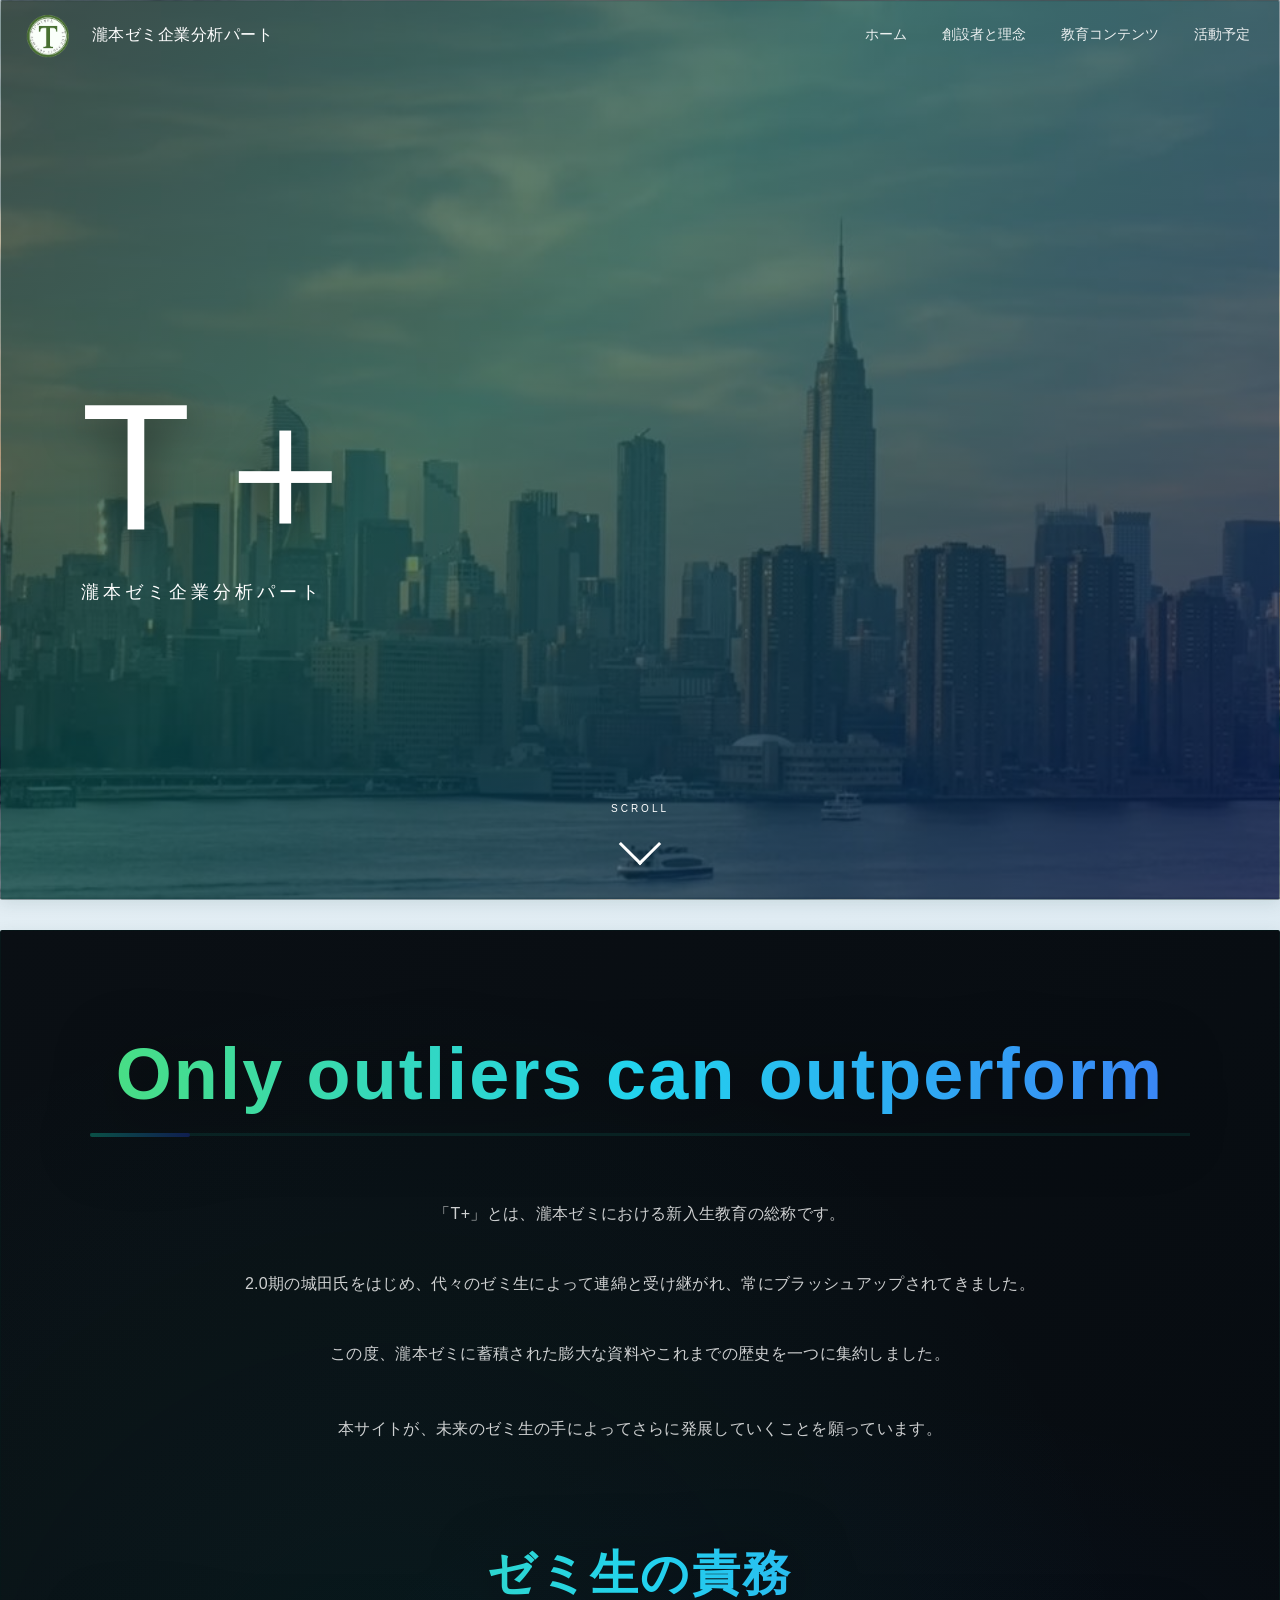
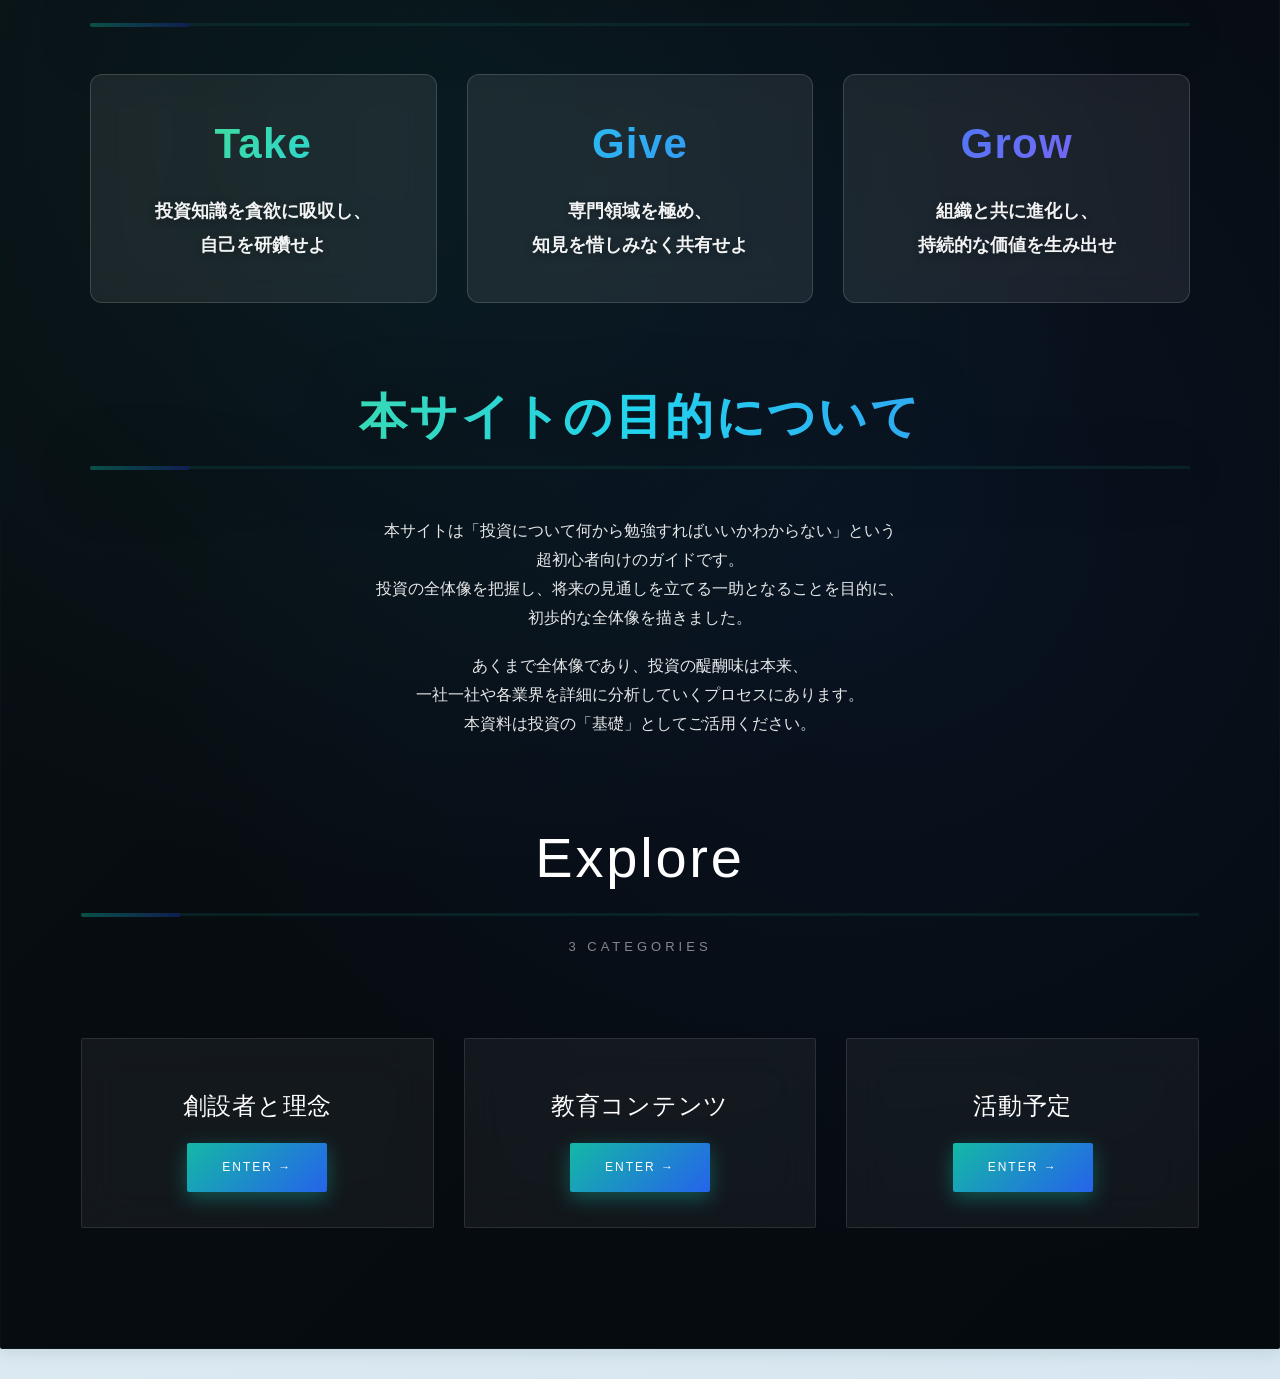
<file: index.html>
<!DOCTYPE html>
<html lang="ja">
<head>
    <meta charset="UTF-8">
    <meta name="viewport" content="width=device-width, initial-scale=1.0">
    <title>瀧本ゼミ企業分析パート T＋</title>
    <link rel="stylesheet" href="style.css">
</head>
<body>
    <!-- ヘッダー -->
    <header class="site-header header-transparent" id="home-header">
        <div class="header-container">
            <a href="index.html" class="header-logo">
                <img src="logo.png" alt="瀧本ゼミ T＋" class="logo-image">
                <span class="logo-text">瀧本ゼミ企業分析パート</span>
            </a>
            <nav class="header-nav">
                <a href="index.html">ホーム</a>
                <a href="about-seminar.html">創設者と理念</a>
                <a href="education.html">教育コンテンツ</a>
                <a href="schedule.html">活動予定</a>
            </nav>
        </div>
    </header>

    <!-- メインコンテンツ -->
    <main class="main-content main-content-home">
        <!-- ヒーローセクション -->
        <section class="hero-section">
            <div class="hero-title-wrapper">
                <h1 class="hero-main-title">T＋</h1>
                <p class="hero-subtitle-text">瀧本ゼミ企業分析パート</p>
            </div>

            <div class="scroll-indicator">
                <p>SCROLL</p>
                <div class="scroll-arrow"></div>
            </div>
        </section>

        <!-- メッセージ＆ナビゲーションセクション -->
        <section class="message-section">
            <div class="message-content">
                <h2 class="message-title">Only outliers can outperform</h2>
                <div class="message-text scroll-fade">
                    <p>「T+」とは、瀧本ゼミにおける新入生教育の総称です。</p>
                    <p>2.0期の城田氏をはじめ、代々のゼミ生によって連綿と受け継がれ、常にブラッシュアップされてきました。</p>
                    <p>この度、瀧本ゼミに蓄積された膨大な資料やこれまでの歴史を一つに集約しました。</p>
                    <p>本サイトが、未来のゼミ生の手によってさらに発展していくことを願っています。</p>
                </div>
            </div>

            <div class="responsibility-section scroll-fade">
                <h2 class="responsibility-title">ゼミ生の責務</h2>
                <div class="responsibility-content">
                    <div class="responsibility-item scroll-fade scroll-fade-delay-1">
                        <h3>Take</h3>
                        <p>投資知識を貪欲に吸収し、<br>自己を研鑽せよ</p>
                    </div>
                    <div class="responsibility-item scroll-fade scroll-fade-delay-2">
                        <h3>Give</h3>
                        <p>専門領域を極め、<br>知見を惜しみなく共有せよ</p>
                    </div>
                    <div class="responsibility-item scroll-fade scroll-fade-delay-3">
                        <h3>Grow</h3>
                        <p>組織と共に進化し、<br>持続的な価値を生み出せ</p>
                    </div>
                </div>
            </div>

            <div class="responsibility-section scroll-fade">
                <h2 class="responsibility-title">本サイトの目的について</h2>
                <div class="purpose-text">
                    <p>本サイトは「投資について何から勉強すればいいかわからない」という<br>超初心者向けのガイドです。<br>投資の全体像を把握し、将来の見通しを立てる一助となることを目的に、<br>初歩的な全体像を描きました。</p>
                    <p>あくまで全体像であり、投資の醍醐味は本来、<br>一社一社や各業界を詳細に分析していくプロセスにあります。<br>本資料は投資の「基礎」としてご活用ください。</p>
                </div>
            </div>

            <div class="nav-explore scroll-fade">
                <h2>Explore</h2>
                <p class="nav-section-subtitle">3 Categories</p>

                <div class="nav-cards">
                    <div class="nav-card scroll-fade scroll-fade-delay-1">
                        <h3>創設者と理念</h3>
                        <p>瀧本先生について、ゼミの理念、OB・OG紹介</p>
                        <a href="about-seminar.html" class="nav-card-button">Enter →</a>
                    </div>

                    <div class="nav-card scroll-fade scroll-fade-delay-2">
                        <h3>教育コンテンツ</h3>
                        <p>投資の原理原則、業界研究、学習ロードマップ</p>
                        <a href="education.html" class="nav-card-button">Enter →</a>
                    </div>

                    <div class="nav-card scroll-fade scroll-fade-delay-3">
                        <h3>活動予定</h3>
                        <p>年間スケジュール、イベント、新歓情報</p>
                        <a href="schedule.html" class="nav-card-button">Enter →</a>
                    </div>
                </div>
            </div>
        </section>
    </main>

    <!-- ページトップボタン -->
    <button id="back-to-top" class="back-to-top">
        <span>^</span>
    </button>

    <script src="script.js"></script>
</body>
</html>
</file>
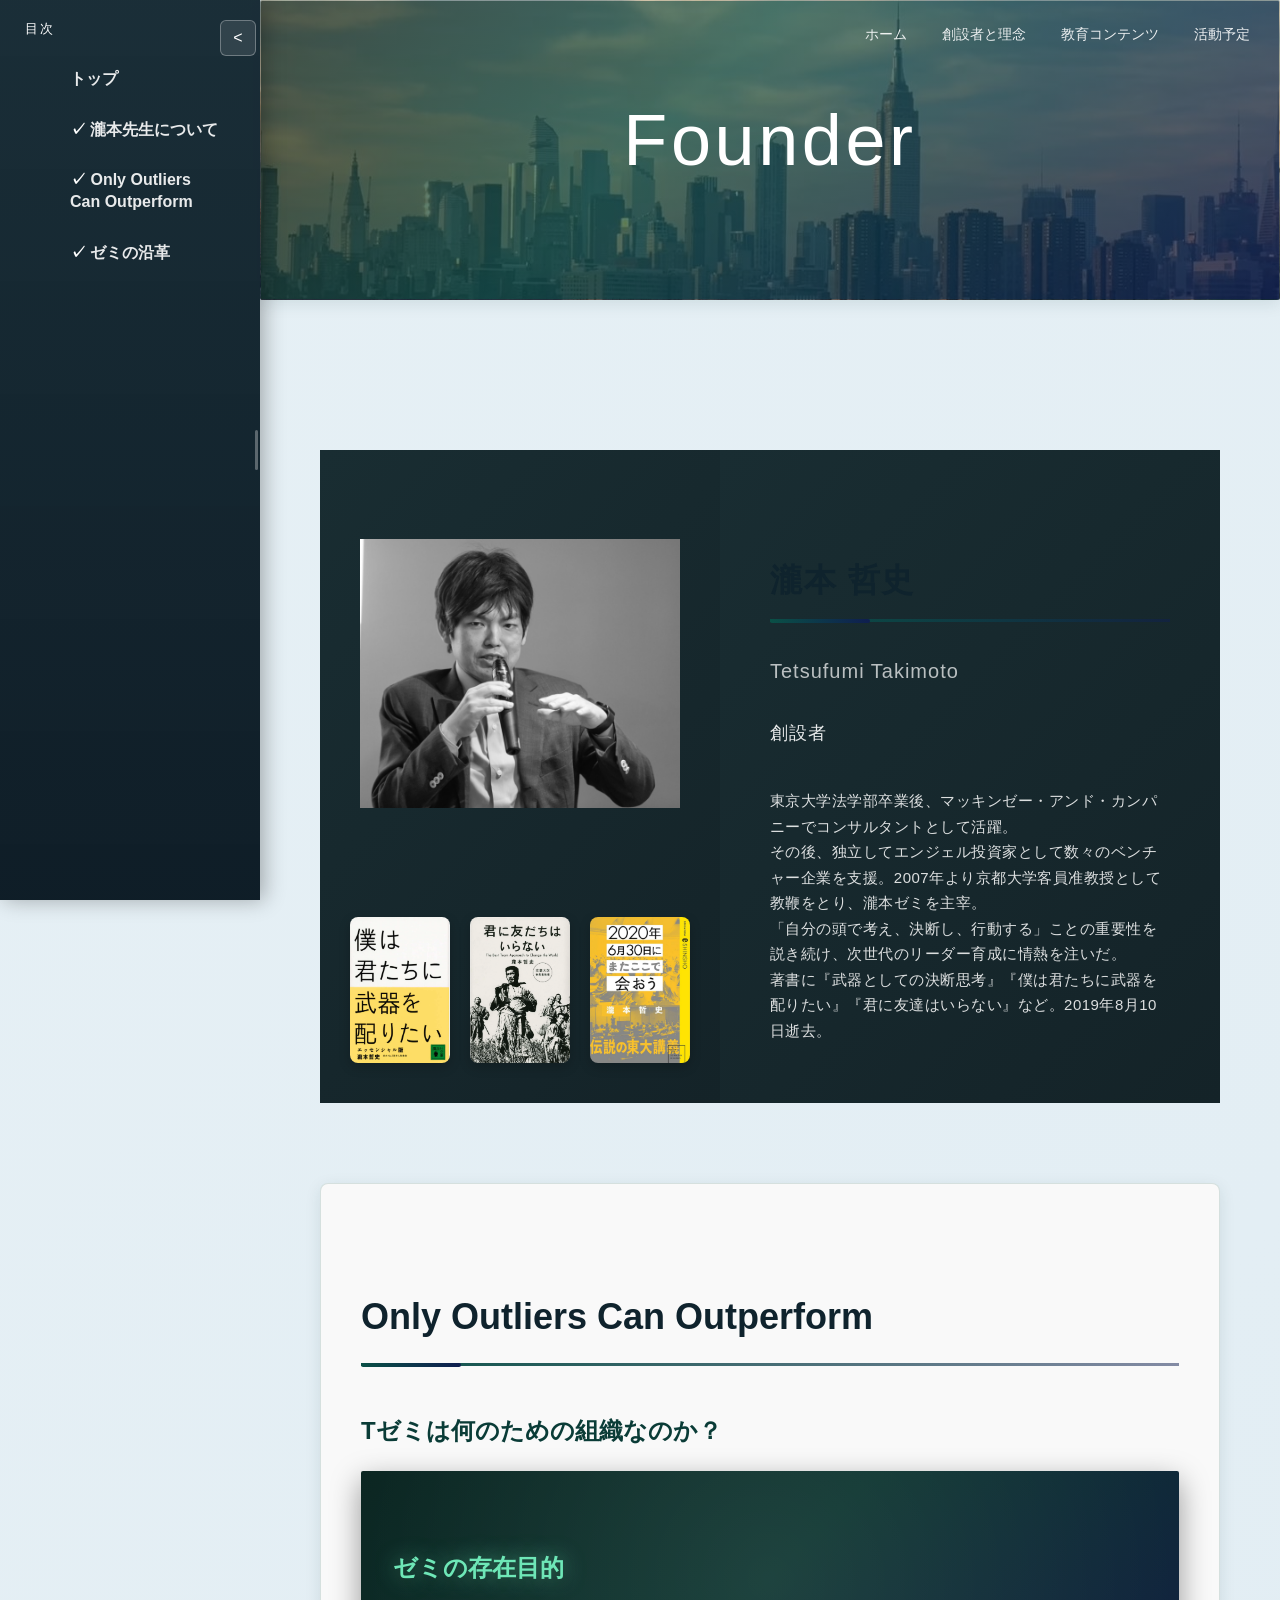
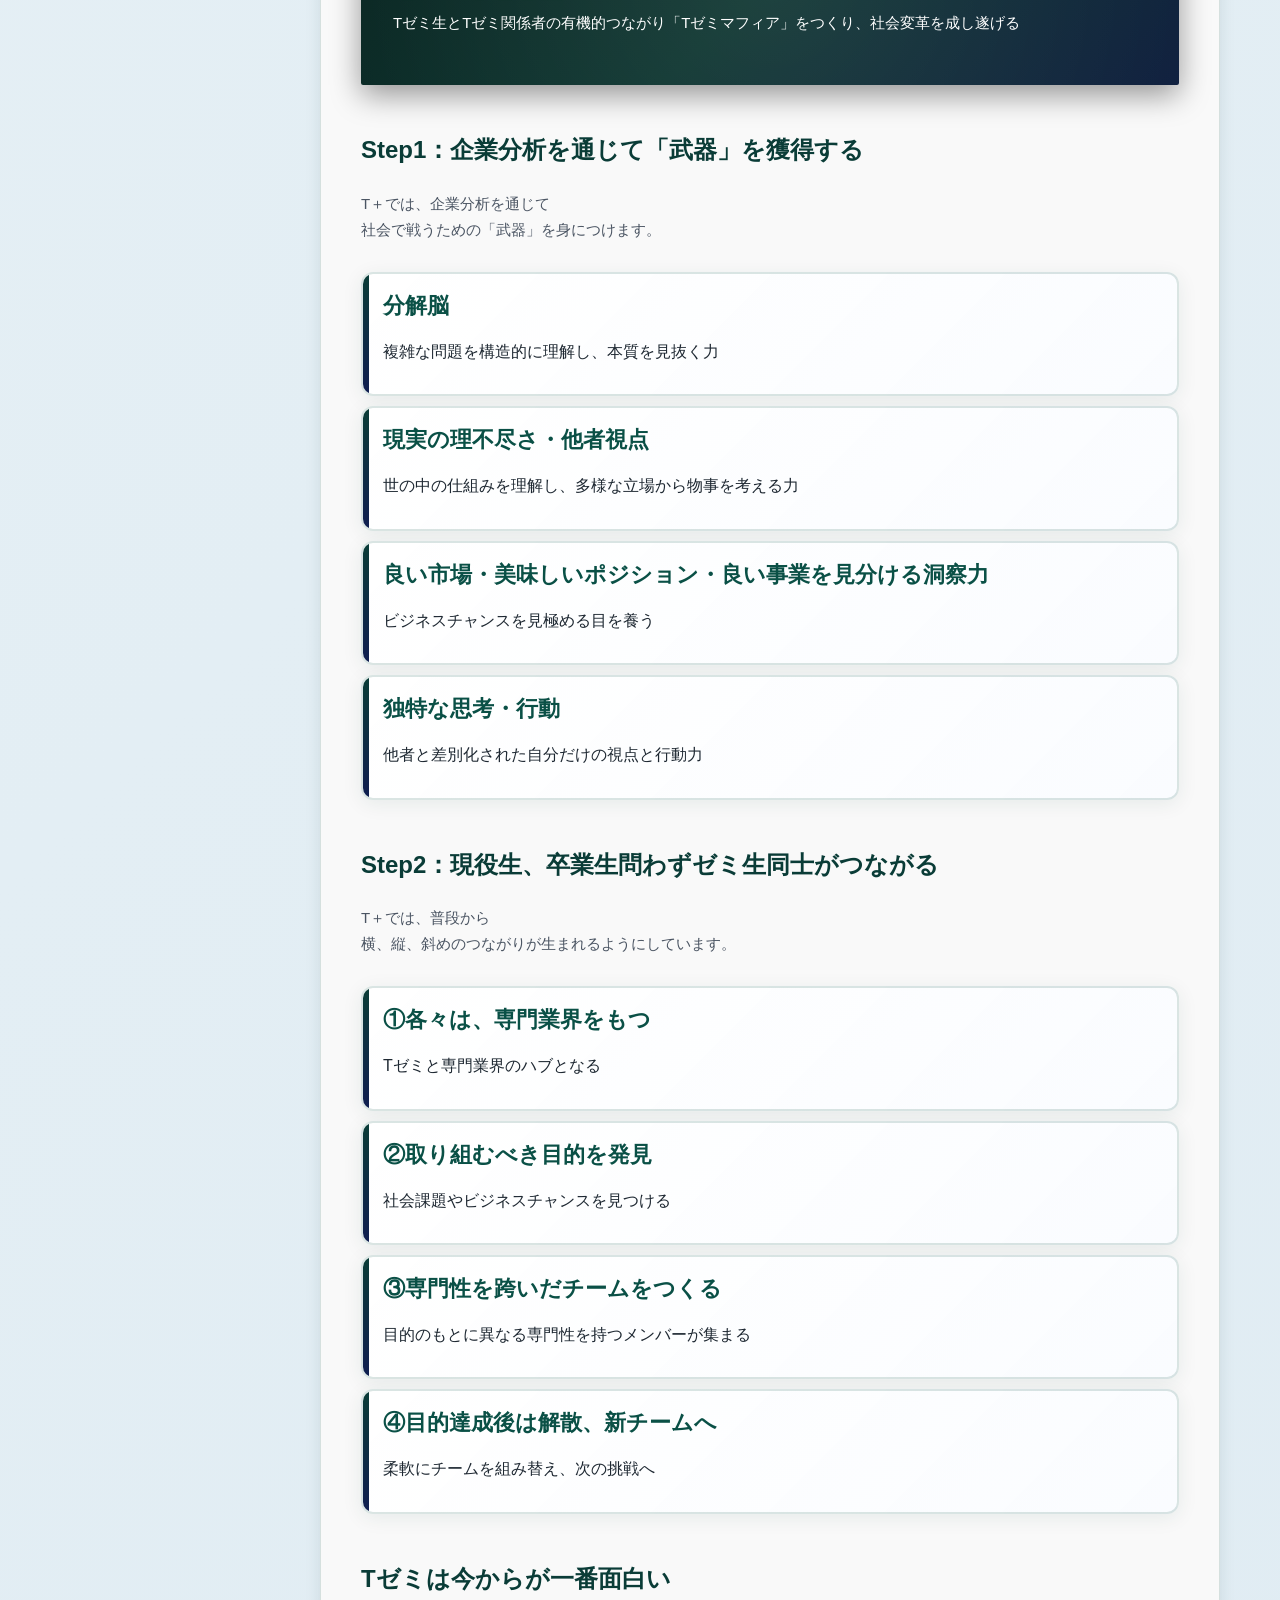
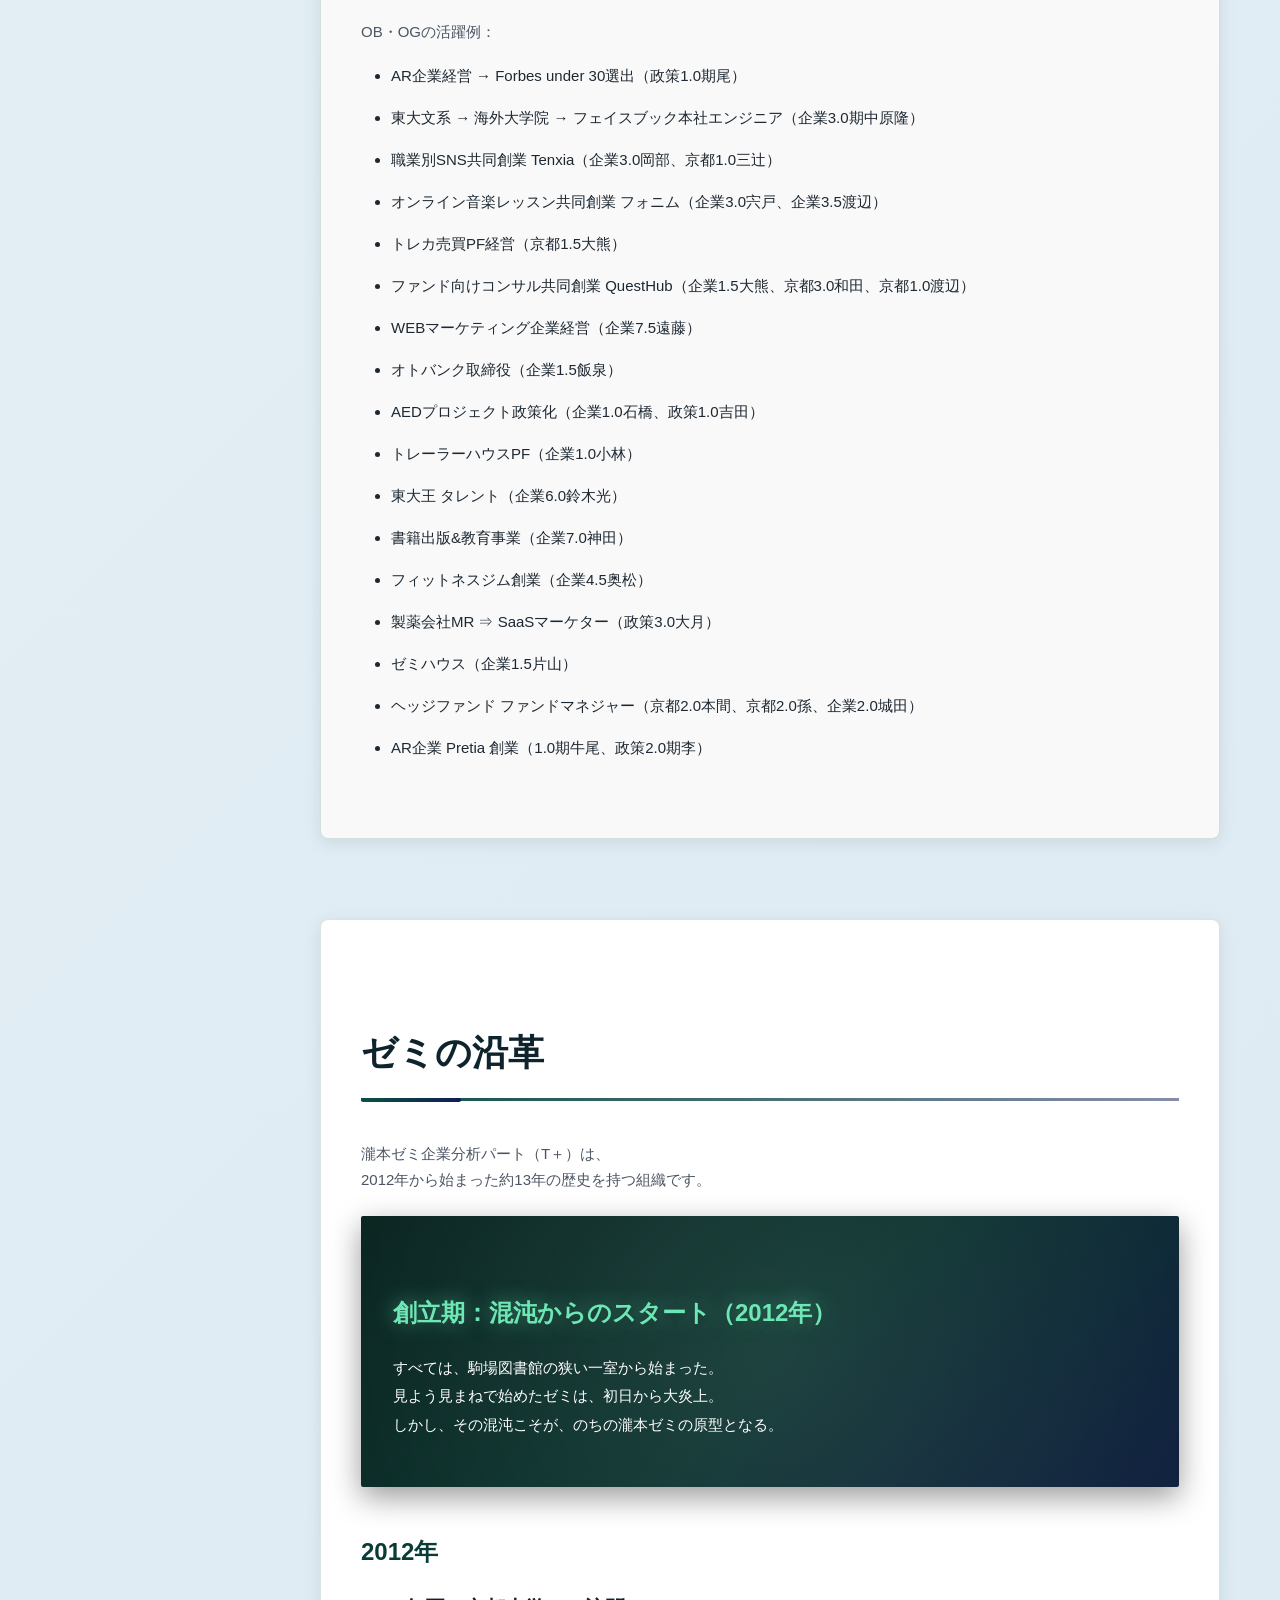
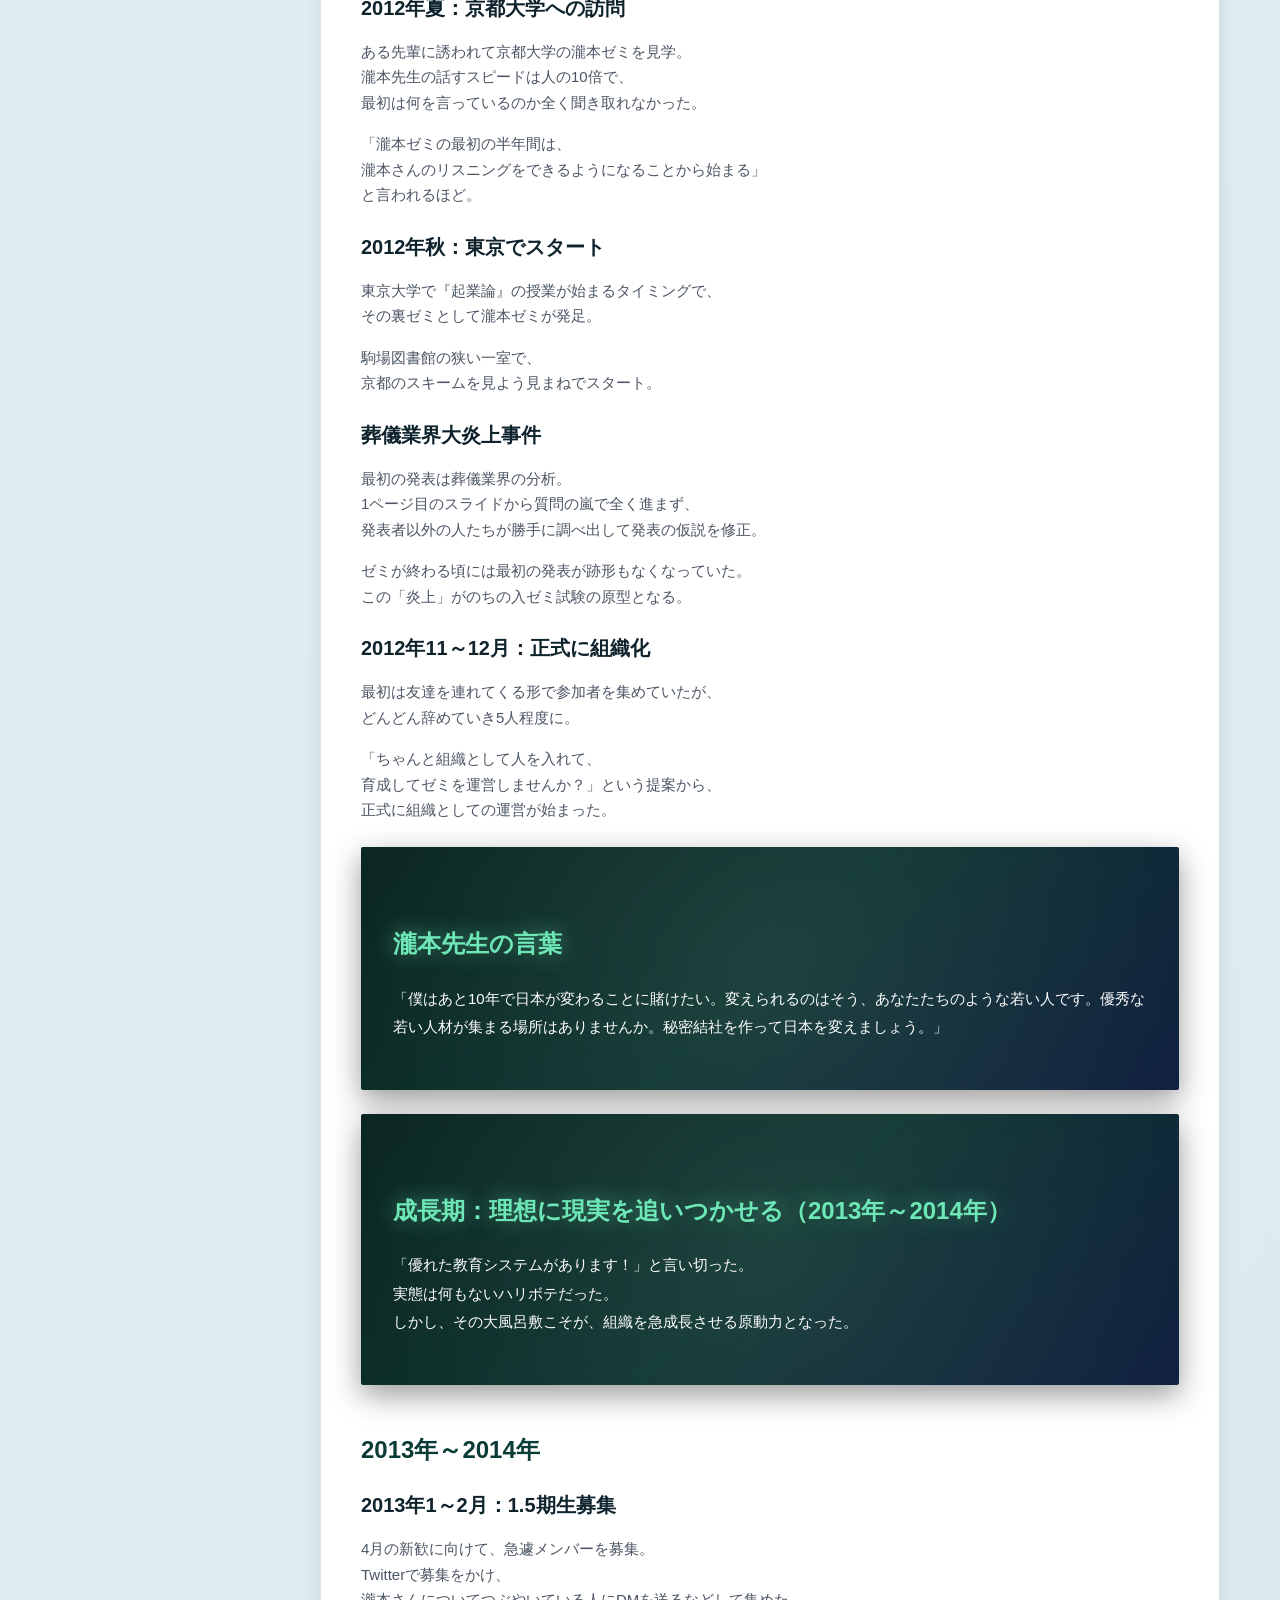
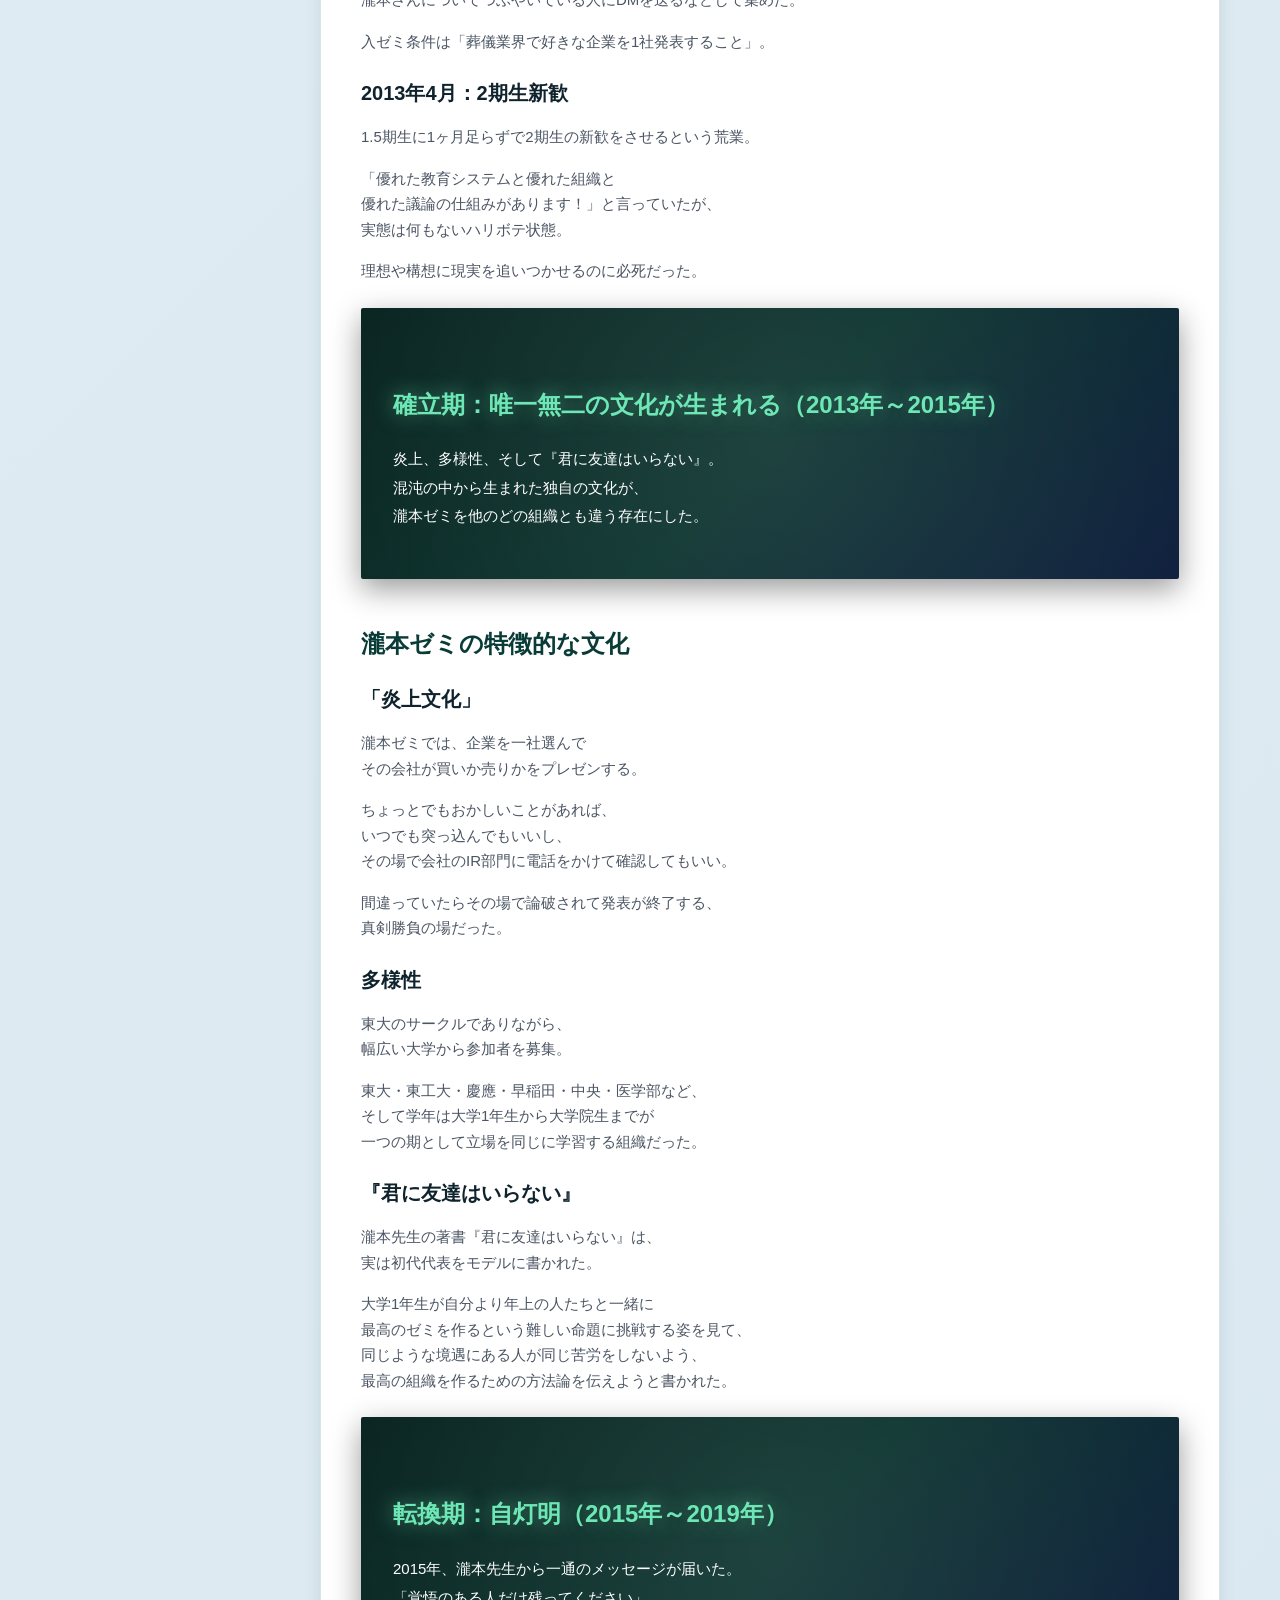
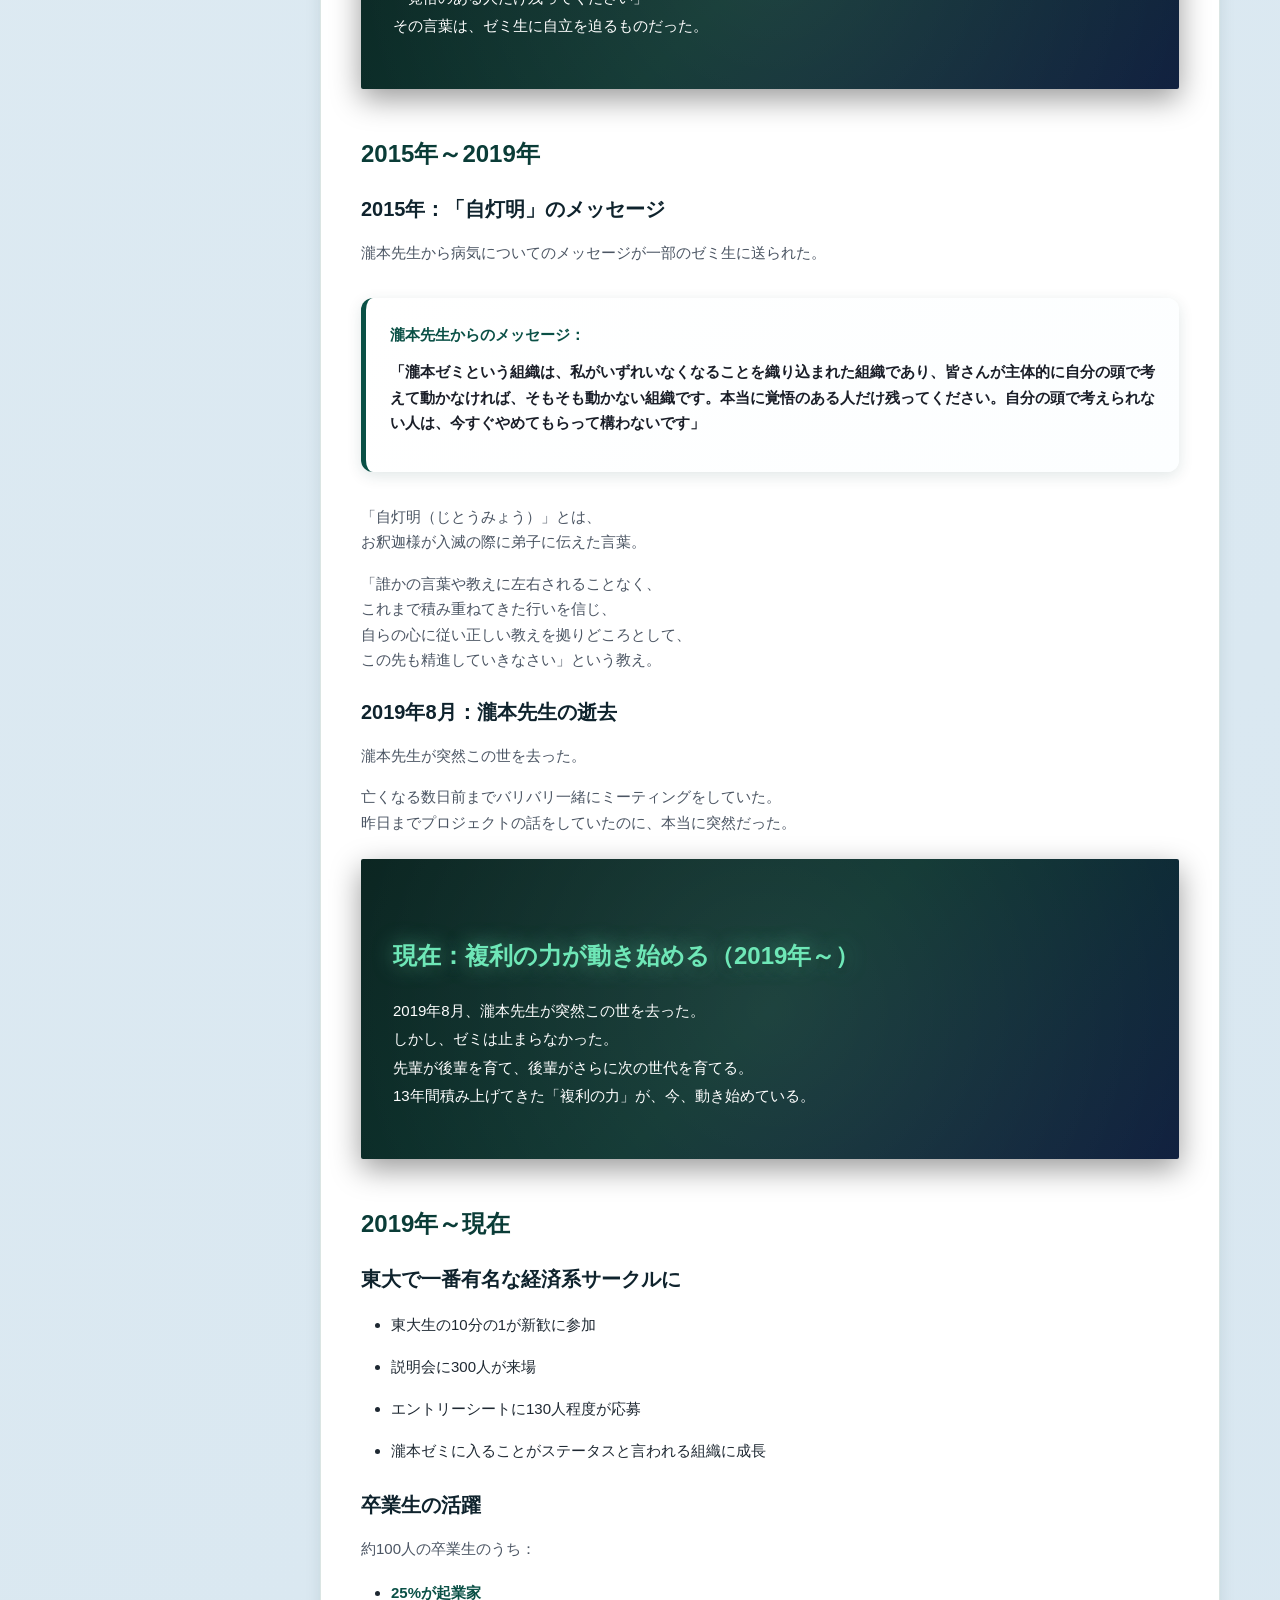
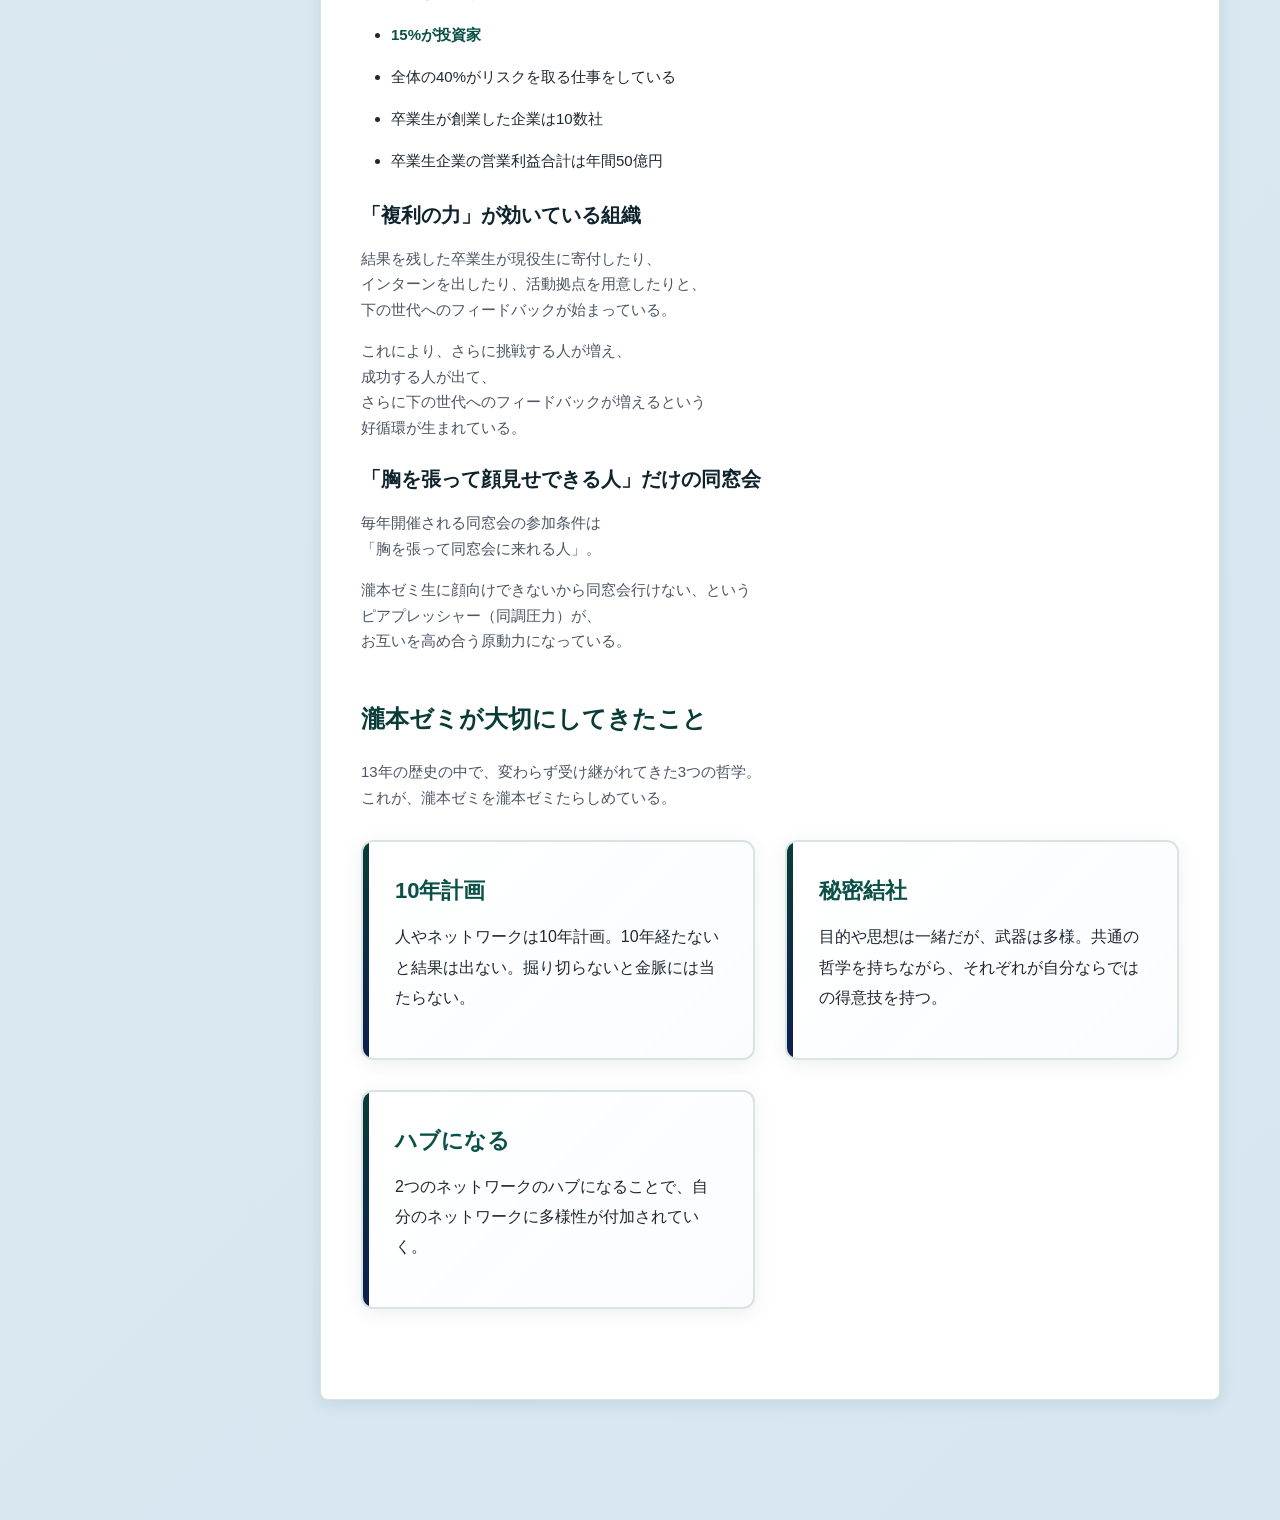
<file: about-seminar.html>
<!DOCTYPE html>
<html lang="ja">
<head>
    <meta charset="UTF-8">
    <meta name="viewport" content="width=device-width, initial-scale=1.0">
    <title>ゼミについて | 瀧本ゼミ企業分析パート T＋</title>
    <link rel="stylesheet" href="style.css">
</head>
<body>
    <!-- ヘッダー -->
    <header class="site-header header-transparent">
        <div class="header-container">
            <nav class="header-nav">
                <a href="index.html">ホーム</a>
                <a href="about-seminar.html">創設者と理念</a>
                <a href="education.html">教育コンテンツ</a>
                <a href="schedule.html">活動予定</a>
            </nav>
        </div>
    </header>

    <!-- メインコンテンツ -->
    <main class="main-content with-sidebar">
        <!-- サイドバートグルボタン -->
        <button class="sidebar-toggle" id="sidebar-toggle">
            <span class="toggle-arrow">&lt;</span>
        </button>

        <!-- サイドバー -->
        <aside class="sidebar active">
            <div class="sidebar-resizer"></div>
            <h3>目次</h3>
            <nav>
                <ul>
                    <li><a href="#hero">トップ</a></li>
                    <li><a href="#takimoto">瀧本先生について</a></li>
                    <li><a href="#outliers">Only Outliers Can Outperform</a></li>
                    <li><a href="#history">ゼミの沿革</a></li>
                </ul>
            </nav>
        </aside>
        <!-- ページヒーロー -->
        <section class="page-hero" id="hero">
            <div class="page-hero-content">
                <h1>Founder</h1>
            </div>
        </section>

        <div class="content-inner">
            <!-- 瀧本先生について -->
            <section id="takimoto" class="profile-section">
                <div class="profile-container">
                    <div class="profile-left">
                        <div class="profile-image">
                            <img src="takimoto.png" alt="瀧本哲史先生">
                        </div>
                        <div class="profile-books">
                            <div class="book-grid">
                                <img src="images/books/takimoto_weapon.png" alt="僕は君たちに武器を配りたい" class="book-cover">
                                <img src="images/books/takimoto_friends.png" alt="君に友達はいらない" class="book-cover">
                                <img src="images/books/takimoto_2020.png" alt="2020年6月30日にまたここで会おう" class="book-cover">
                            </div>
                        </div>
                    </div>
                    <div class="profile-content">
                        <h2 class="profile-name">瀧本 哲史</h2>
                        <p class="profile-name-en">Tetsufumi Takimoto</p>
                        <p class="profile-role">創設者</p>
                        <div class="profile-text">
                            <p>東京大学法学部卒業後、マッキンゼー・アンド・カンパニーでコンサルタントとして活躍。</p>
                            <p>その後、独立してエンジェル投資家として数々のベンチャー企業を支援。2007年より京都大学客員准教授として教鞭をとり、瀧本ゼミを主宰。</p>
                            <p>「自分の頭で考え、決断し、行動する」ことの重要性を説き続け、次世代のリーダー育成に情熱を注いだ。</p>
                            <p>著書に『武器としての決断思考』『僕は君たちに武器を配りたい』『君に友達はいらない』など。2019年8月10日逝去。</p>
                        </div>
                    </div>
                </div>
            </section>

            <!-- Only Outliers Can Outperform -->
            <section id="outliers">
                <h2>Only Outliers Can Outperform</h2>

                <h3>Tゼミは何のための組織なのか？</h3>

                <div class="highlight-box">
                    <h3>ゼミの存在目的</h3>
                    <p>Tゼミ生とTゼミ関係者の有機的つながり「Tゼミマフィア」をつくり、社会変革を成し遂げる</p>
                </div>

                <h3>Step1：企業分析を通じて「武器」を獲得する</h3>
                <p>T＋では、企業分析を通じて<br>社会で戦うための「武器」を身につけます。</p>

                <div class="card-grid card-grid-vertical">
                    <div class="card">
                        <h4>分解脳</h4>
                        <p>複雑な問題を構造的に理解し、本質を見抜く力</p>
                    </div>

                    <div class="card">
                        <h4>現実の理不尽さ・他者視点</h4>
                        <p>世の中の仕組みを理解し、多様な立場から物事を考える力</p>
                    </div>

                    <div class="card">
                        <h4>良い市場・美味しいポジション・良い事業を見分ける洞察力</h4>
                        <p>ビジネスチャンスを見極める目を養う</p>
                    </div>

                    <div class="card">
                        <h4>独特な思考・行動</h4>
                        <p>他者と差別化された自分だけの視点と行動力</p>
                    </div>
                </div>

                <h3>Step2：現役生、卒業生問わずゼミ生同士がつながる</h3>
                <p>T＋では、普段から<br>横、縦、斜めのつながりが生まれるようにしています。</p>

                <div class="card-grid card-grid-vertical">
                    <div class="card">
                        <h4>①各々は、専門業界をもつ</h4>
                        <p>Tゼミと専門業界のハブとなる</p>
                    </div>

                    <div class="card">
                        <h4>②取り組むべき目的を発見</h4>
                        <p>社会課題やビジネスチャンスを見つける</p>
                    </div>

                    <div class="card">
                        <h4>③専門性を跨いだチームをつくる</h4>
                        <p>目的のもとに異なる専門性を持つメンバーが集まる</p>
                    </div>

                    <div class="card">
                        <h4>④目的達成後は解散、新チームへ</h4>
                        <p>柔軟にチームを組み替え、次の挑戦へ</p>
                    </div>
                </div>

                <h3>Tゼミは今からが一番面白い</h3>
                <p>OB・OGの活躍例：</p>
                <ul>
                    <li>AR企業経営 → Forbes under 30選出（政策1.0期尾）</li>
                    <li>東大文系 → 海外大学院 → フェイスブック本社エンジニア（企業3.0期中原隆）</li>
                    <li>職業別SNS共同創業 Tenxia（企業3.0岡部、京都1.0三辻）</li>
                    <li>オンライン音楽レッスン共同創業 フォニム（企業3.0宍戸、企業3.5渡辺）</li>
                    <li>トレカ売買PF経営（京都1.5大熊）</li>
                    <li>ファンド向けコンサル共同創業 QuestHub（企業1.5大熊、京都3.0和田、京都1.0渡辺）</li>
                    <li>WEBマーケティング企業経営（企業7.5遠藤）</li>
                    <li>オトバンク取締役（企業1.5飯泉）</li>
                    <li>AEDプロジェクト政策化（企業1.0石橋、政策1.0吉田）</li>
                    <li>トレーラーハウスPF（企業1.0小林）</li>
                    <li>東大王 タレント（企業6.0鈴木光）</li>
                    <li>書籍出版&教育事業（企業7.0神田）</li>
                    <li>フィットネスジム創業（企業4.5奥松）</li>
                    <li>製薬会社MR ⇒ SaaSマーケター（政策3.0大月）</li>
                    <li>ゼミハウス（企業1.5片山）</li>
                    <li>ヘッジファンド ファンドマネジャー（京都2.0本間、京都2.0孫、企業2.0城田）</li>
                    <li>AR企業 Pretia 創業（1.0期牛尾、政策2.0期李）</li>
                </ul>
            </section>

            <!-- ゼミの沿革 -->
            <section id="history">
                <h2>ゼミの沿革</h2>

                <p>瀧本ゼミ企業分析パート（T＋）は、<br>2012年から始まった約13年の歴史を持つ組織です。</p>

                <div class="highlight-box">
                    <h3>創立期：混沌からのスタート（2012年）</h3>
                    <p>すべては、駒場図書館の狭い一室から始まった。<br>見よう見まねで始めたゼミは、初日から大炎上。<br>しかし、その混沌こそが、のちの瀧本ゼミの原型となる。</p>
                </div>

                <h3>2012年</h3>

                <h4>2012年夏：京都大学への訪問</h4>
                <p>ある先輩に誘われて京都大学の瀧本ゼミを見学。<br>瀧本先生の話すスピードは人の10倍で、<br>最初は何を言っているのか全く聞き取れなかった。</p>
                <p>「瀧本ゼミの最初の半年間は、<br>瀧本さんのリスニングをできるようになることから始まる」<br>と言われるほど。</p>

                <h4>2012年秋：東京でスタート</h4>
                <p>東京大学で『起業論』の授業が始まるタイミングで、<br>その裏ゼミとして瀧本ゼミが発足。</p>
                <p>駒場図書館の狭い一室で、<br>京都のスキームを見よう見まねでスタート。</p>

                <h4>葬儀業界大炎上事件</h4>
                <p>最初の発表は葬儀業界の分析。<br>1ページ目のスライドから質問の嵐で全く進まず、<br>発表者以外の人たちが勝手に調べ出して発表の仮説を修正。</p>
                <p>ゼミが終わる頃には最初の発表が跡形もなくなっていた。<br>この「炎上」がのちの入ゼミ試験の原型となる。</p>

                <h4>2012年11～12月：正式に組織化</h4>
                <p>最初は友達を連れてくる形で参加者を集めていたが、<br>どんどん辞めていき5人程度に。</p>
                <p>「ちゃんと組織として人を入れて、<br>育成してゼミを運営しませんか？」という提案から、<br>正式に組織としての運営が始まった。</p>

                <div class="highlight-box">
                    <h3>瀧本先生の言葉</h3>
                    <p>「僕はあと10年で日本が変わることに賭けたい。変えられるのはそう、あなたたちのような若い人です。優秀な若い人材が集まる場所はありませんか。秘密結社を作って日本を変えましょう。」</p>
                </div>

                <div class="highlight-box">
                    <h3>成長期：理想に現実を追いつかせる（2013年～2014年）</h3>
                    <p>「優れた教育システムがあります！」と言い切った。<br>実態は何もないハリボテだった。<br>しかし、その大風呂敷こそが、組織を急成長させる原動力となった。</p>
                </div>

                <h3>2013年～2014年</h3>

                <h4>2013年1～2月：1.5期生募集</h4>
                <p>4月の新歓に向けて、急遽メンバーを募集。<br>Twitterで募集をかけ、<br>瀧本さんについてつぶやいている人にDMを送るなどして集めた。</p>
                <p>入ゼミ条件は「葬儀業界で好きな企業を1社発表すること」。</p>

                <h4>2013年4月：2期生新歓</h4>
                <p>1.5期生に1ヶ月足らずで2期生の新歓をさせるという荒業。</p>
                <p>「優れた教育システムと優れた組織と<br>優れた議論の仕組みがあります！」と言っていたが、<br>実態は何もないハリボテ状態。</p>
                <p>理想や構想に現実を追いつかせるのに必死だった。</p>

                <div class="highlight-box">
                    <h3>確立期：唯一無二の文化が生まれる（2013年～2015年）</h3>
                    <p>炎上、多様性、そして『君に友達はいらない』。<br>混沌の中から生まれた独自の文化が、<br>瀧本ゼミを他のどの組織とも違う存在にした。</p>
                </div>

                <h3>瀧本ゼミの特徴的な文化</h3>

                <h4>「炎上文化」</h4>
                <p>瀧本ゼミでは、企業を一社選んで<br>その会社が買いか売りかをプレゼンする。</p>
                <p>ちょっとでもおかしいことがあれば、<br>いつでも突っ込んでもいいし、<br>その場で会社のIR部門に電話をかけて確認してもいい。</p>
                <p>間違っていたらその場で論破されて発表が終了する、<br>真剣勝負の場だった。</p>

                <h4>多様性</h4>
                <p>東大のサークルでありながら、<br>幅広い大学から参加者を募集。</p>
                <p>東大・東工大・慶應・早稲田・中央・医学部など、<br>そして学年は大学1年生から大学院生までが<br>一つの期として立場を同じに学習する組織だった。</p>

                <h4>『君に友達はいらない』</h4>
                <p>瀧本先生の著書『君に友達はいらない』は、<br>実は初代代表をモデルに書かれた。</p>
                <p>大学1年生が自分より年上の人たちと一緒に<br>最高のゼミを作るという難しい命題に挑戦する姿を見て、<br>同じような境遇にある人が同じ苦労をしないよう、<br>最高の組織を作るための方法論を伝えようと書かれた。</p>

                <div class="highlight-box">
                    <h3>転換期：自灯明（2015年～2019年）</h3>
                    <p>2015年、瀧本先生から一通のメッセージが届いた。<br>「覚悟のある人だけ残ってください」<br>その言葉は、ゼミ生に自立を迫るものだった。</p>
                </div>

                <h3>2015年～2019年</h3>

                <h4>2015年：「自灯明」のメッセージ</h4>
                <p>瀧本先生から病気についてのメッセージが一部のゼミ生に送られた。</p>

                <div class="info-box">
                    <p><strong>瀧本先生からのメッセージ：</strong></p>
                    <p>「瀧本ゼミという組織は、私がいずれいなくなることを織り込まれた組織であり、皆さんが主体的に自分の頭で考えて動かなければ、そもそも動かない組織です。本当に覚悟のある人だけ残ってください。自分の頭で考えられない人は、今すぐやめてもらって構わないです」</p>
                </div>

                <p>「自灯明（じとうみょう）」とは、<br>お釈迦様が入滅の際に弟子に伝えた言葉。</p>
                <p>「誰かの言葉や教えに左右されることなく、<br>これまで積み重ねてきた行いを信じ、<br>自らの心に従い正しい教えを拠りどころとして、<br>この先も精進していきなさい」という教え。</p>

                <h4>2019年8月：瀧本先生の逝去</h4>
                <p>瀧本先生が突然この世を去った。</p>
                <p>亡くなる数日前までバリバリ一緒にミーティングをしていた。<br>昨日までプロジェクトの話をしていたのに、本当に突然だった。</p>

                <div class="highlight-box">
                    <h3>現在：複利の力が動き始める（2019年～）</h3>
                    <p>2019年8月、瀧本先生が突然この世を去った。<br>しかし、ゼミは止まらなかった。<br>先輩が後輩を育て、後輩がさらに次の世代を育てる。<br>13年間積み上げてきた「複利の力」が、今、動き始めている。</p>
                </div>

                <h3>2019年～現在</h3>

                <h4>東大で一番有名な経済系サークルに</h4>
                <ul>
                    <li>東大生の10分の1が新歓に参加</li>
                    <li>説明会に300人が来場</li>
                    <li>エントリーシートに130人程度が応募</li>
                    <li>瀧本ゼミに入ることがステータスと言われる組織に成長</li>
                </ul>

                <h4>卒業生の活躍</h4>
                <p>約100人の卒業生のうち：</p>
                <ul>
                    <li><strong>25%が起業家</strong></li>
                    <li><strong>15%が投資家</strong></li>
                    <li>全体の40%がリスクを取る仕事をしている</li>
                    <li>卒業生が創業した企業は10数社</li>
                    <li>卒業生企業の営業利益合計は年間50億円</li>
                </ul>

                <h4>「複利の力」が効いている組織</h4>
                <p>結果を残した卒業生が現役生に寄付したり、<br>インターンを出したり、活動拠点を用意したりと、<br>下の世代へのフィードバックが始まっている。</p>
                <p>これにより、さらに挑戦する人が増え、<br>成功する人が出て、<br>さらに下の世代へのフィードバックが増えるという<br>好循環が生まれている。</p>

                <h4>「胸を張って顔見せできる人」だけの同窓会</h4>
                <p>毎年開催される同窓会の参加条件は<br>「胸を張って同窓会に来れる人」。</p>
                <p>瀧本ゼミ生に顔向けできないから同窓会行けない、という<br>ピアプレッシャー（同調圧力）が、<br>お互いを高め合う原動力になっている。</p>

                <h3>瀧本ゼミが大切にしてきたこと</h3>

                <p>13年の歴史の中で、変わらず受け継がれてきた3つの哲学。<br>これが、瀧本ゼミを瀧本ゼミたらしめている。</p>

                <div class="card-grid">
                    <div class="card">
                        <h4>10年計画</h4>
                        <p>人やネットワークは10年計画。10年経たないと結果は出ない。掘り切らないと金脈には当たらない。</p>
                    </div>

                    <div class="card">
                        <h4>秘密結社</h4>
                        <p>目的や思想は一緒だが、武器は多様。共通の哲学を持ちながら、それぞれが自分ならではの得意技を持つ。</p>
                    </div>

                    <div class="card">
                        <h4>ハブになる</h4>
                        <p>2つのネットワークのハブになることで、自分のネットワークに多様性が付加されていく。</p>
                    </div>
                </div>
            </section>
        </div>
    </main>

    <!-- ページトップボタン -->
    <button id="back-to-top" class="back-to-top">
        <span>^</span>
    </button>

    <script src="script.js"></script>
</body>
</html>
</file>
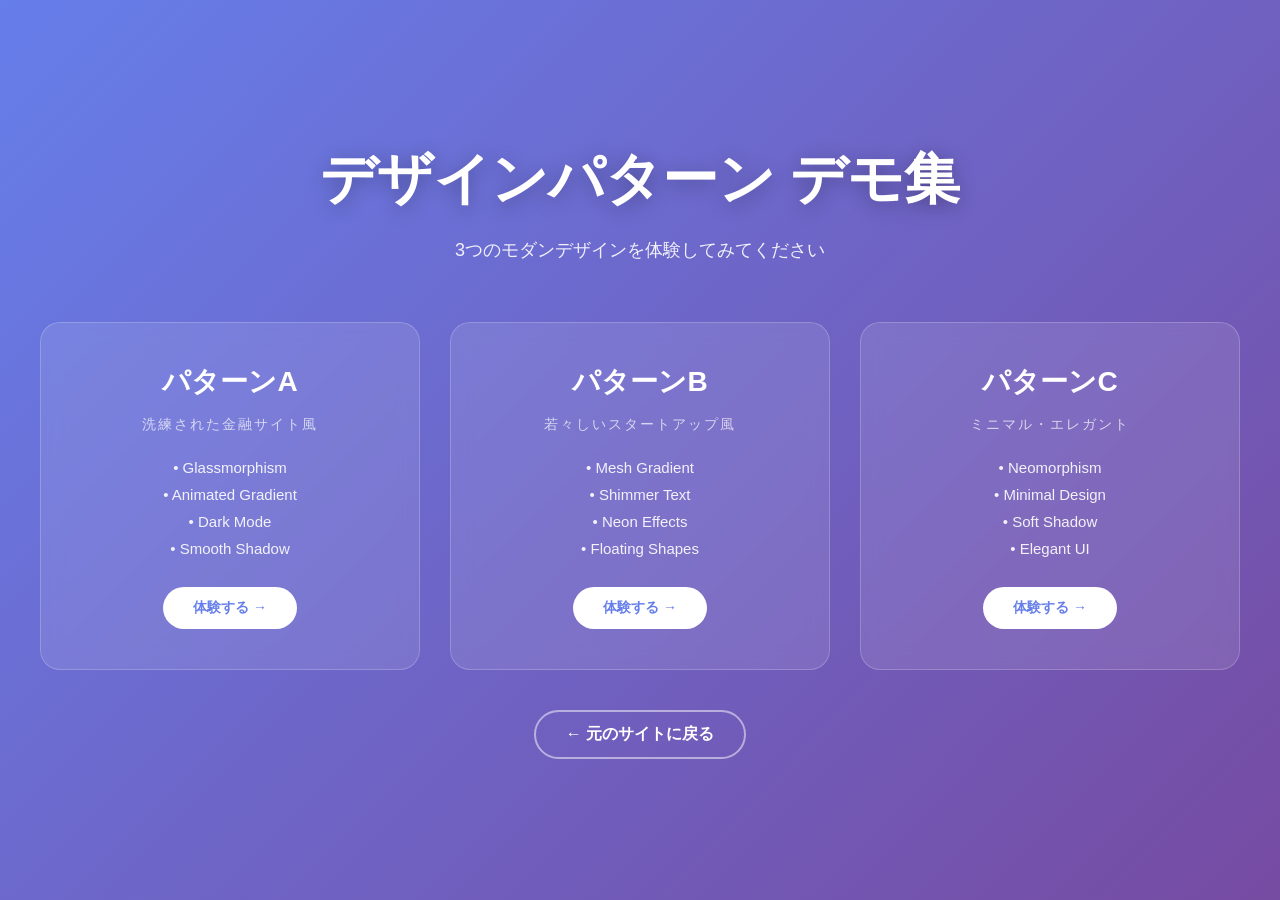
<file: design-demos.html>
<!DOCTYPE html>
<html lang="ja">
<head>
    <meta charset="UTF-8">
    <meta name="viewport" content="width=device-width, initial-scale=1.0">
    <title>デザインパターン デモ集 | T＋</title>
    <style>
        * {
            margin: 0;
            padding: 0;
            box-sizing: border-box;
        }

        body {
            font-family: 'Helvetica Neue', Arial, 'Hiragino Sans', sans-serif;
            background: linear-gradient(135deg, #667eea 0%, #764ba2 100%);
            min-height: 100vh;
            display: flex;
            align-items: center;
            justify-content: center;
            padding: 40px;
        }

        .container {
            max-width: 1200px;
            width: 100%;
        }

        h1 {
            text-align: center;
            color: white;
            font-size: clamp(32px, 6vw, 56px);
            margin-bottom: 20px;
            font-weight: 900;
            text-shadow: 0 4px 20px rgba(0, 0, 0, 0.3);
        }

        .subtitle {
            text-align: center;
            color: rgba(255, 255, 255, 0.9);
            font-size: 18px;
            margin-bottom: 60px;
        }

        .demo-grid {
            display: grid;
            grid-template-columns: repeat(auto-fit, minmax(320px, 1fr));
            gap: 30px;
            margin-bottom: 40px;
        }

        .demo-card {
            background: rgba(255, 255, 255, 0.1);
            backdrop-filter: blur(10px);
            border: 1px solid rgba(255, 255, 255, 0.2);
            border-radius: 20px;
            padding: 40px 30px;
            text-align: center;
            transition: all 0.3s ease;
            cursor: pointer;
        }

        .demo-card:hover {
            transform: translateY(-10px);
            box-shadow: 0 20px 60px rgba(0, 0, 0, 0.3);
            background: rgba(255, 255, 255, 0.15);
        }

        .demo-card h2 {
            color: white;
            font-size: 28px;
            margin-bottom: 15px;
            font-weight: 700;
        }

        .demo-card .pattern-name {
            color: rgba(255, 255, 255, 0.7);
            font-size: 14px;
            text-transform: uppercase;
            letter-spacing: 2px;
            margin-bottom: 20px;
        }

        .demo-card .features {
            color: rgba(255, 255, 255, 0.9);
            font-size: 15px;
            line-height: 1.8;
            margin-bottom: 25px;
        }

        .demo-button {
            display: inline-block;
            padding: 12px 30px;
            background: white;
            color: #667eea;
            text-decoration: none;
            border-radius: 50px;
            font-weight: 700;
            font-size: 14px;
            transition: all 0.3s ease;
        }

        .demo-button:hover {
            transform: scale(1.05);
            box-shadow: 0 8px 20px rgba(255, 255, 255, 0.3);
        }

        .back-link {
            text-align: center;
            margin-top: 40px;
        }

        .back-link a {
            color: white;
            text-decoration: none;
            font-size: 16px;
            font-weight: 600;
            padding: 12px 30px;
            border: 2px solid rgba(255, 255, 255, 0.5);
            border-radius: 50px;
            display: inline-block;
            transition: all 0.3s ease;
        }

        .back-link a:hover {
            background: rgba(255, 255, 255, 0.1);
            border-color: white;
        }

        @media (max-width: 768px) {
            .demo-grid {
                grid-template-columns: 1fr;
            }
        }
    </style>
</head>
<body>
    <div class="container">
        <h1>デザインパターン デモ集</h1>
        <p class="subtitle">3つのモダンデザインを体験してみてください</p>

        <div class="demo-grid">
            <div class="demo-card">
                <h2>パターンA</h2>
                <p class="pattern-name">洗練された金融サイト風</p>
                <div class="features">
                    • Glassmorphism<br>
                    • Animated Gradient<br>
                    • Dark Mode<br>
                    • Smooth Shadow
                </div>
                <a href="demo-pattern-a.html" class="demo-button">体験する →</a>
            </div>

            <div class="demo-card">
                <h2>パターンB</h2>
                <p class="pattern-name">若々しいスタートアップ風</p>
                <div class="features">
                    • Mesh Gradient<br>
                    • Shimmer Text<br>
                    • Neon Effects<br>
                    • Floating Shapes
                </div>
                <a href="demo-pattern-b.html" class="demo-button">体験する →</a>
            </div>

            <div class="demo-card">
                <h2>パターンC</h2>
                <p class="pattern-name">ミニマル・エレガント</p>
                <div class="features">
                    • Neomorphism<br>
                    • Minimal Design<br>
                    • Soft Shadow<br>
                    • Elegant UI
                </div>
                <a href="demo-pattern-c.html" class="demo-button">体験する →</a>
            </div>
        </div>

        <div class="back-link">
            <a href="index.html">← 元のサイトに戻る</a>
        </div>
    </div>
</body>
</html>
</file>
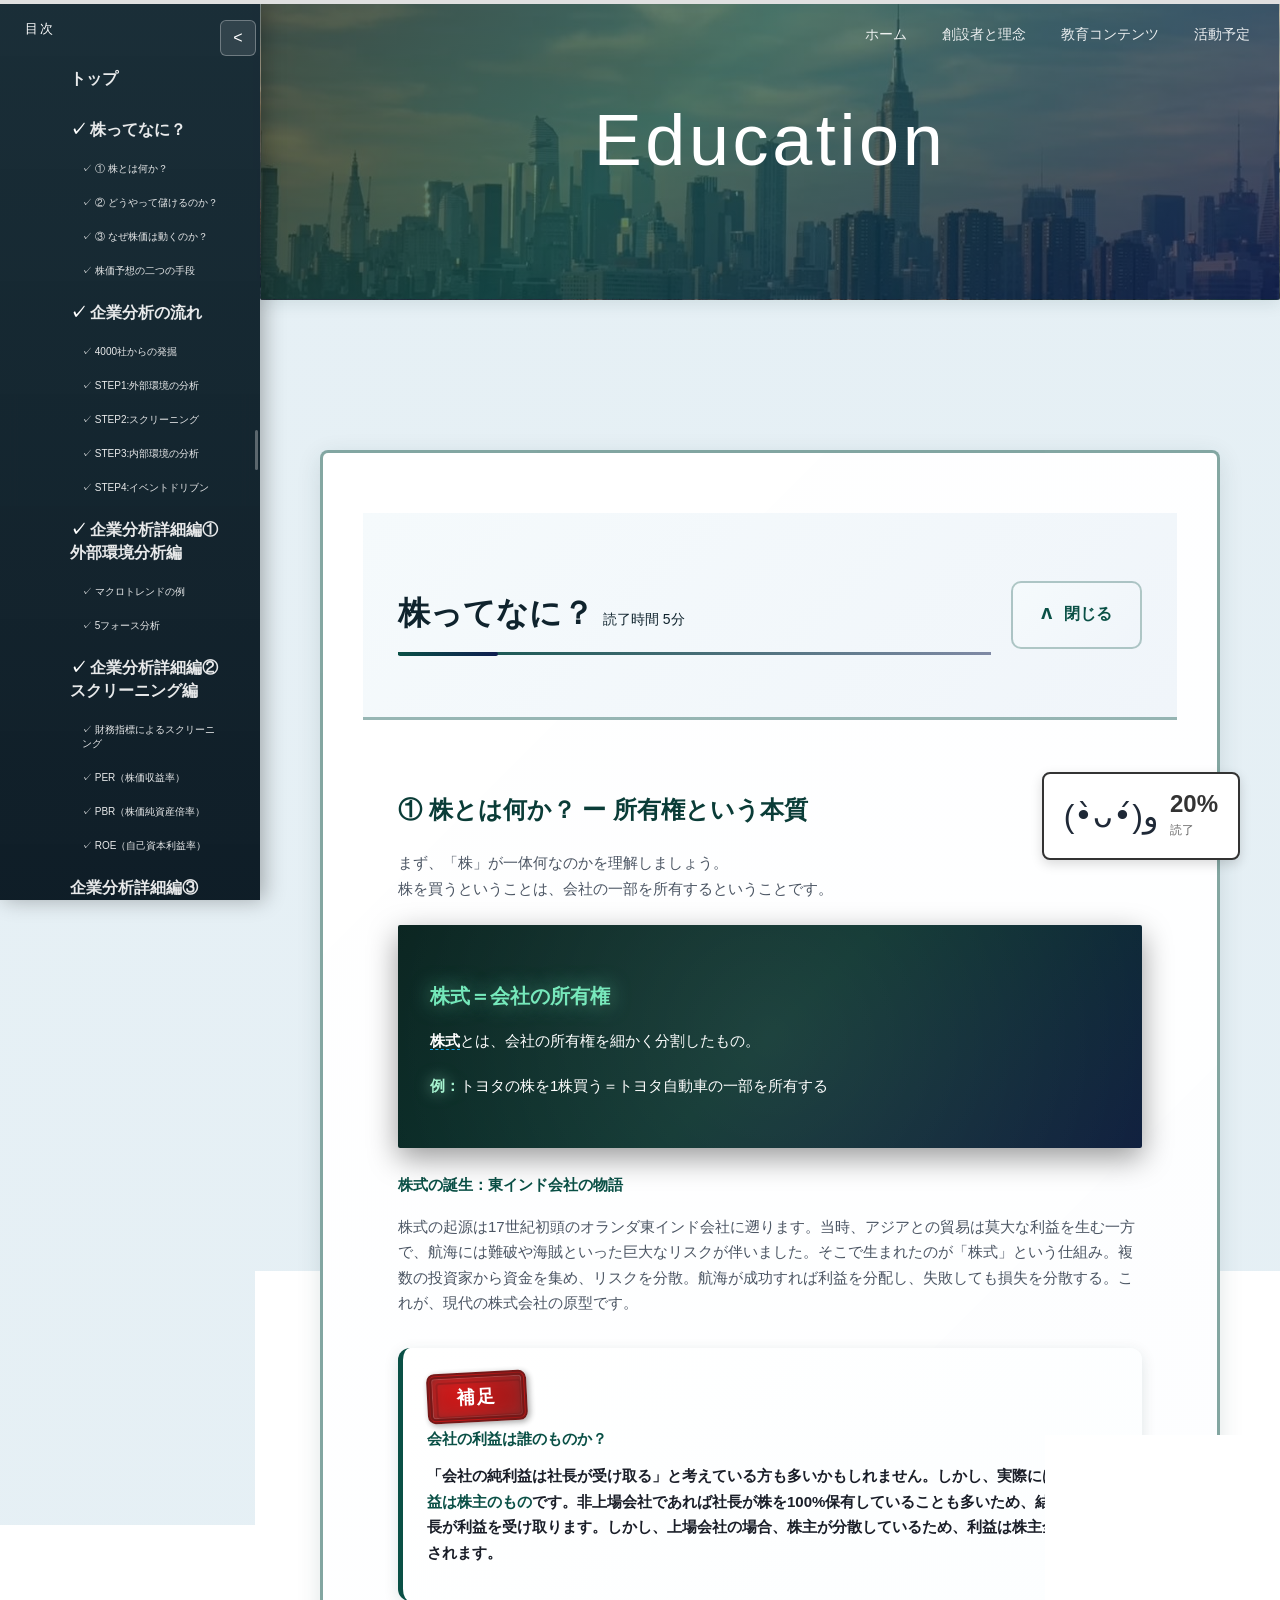
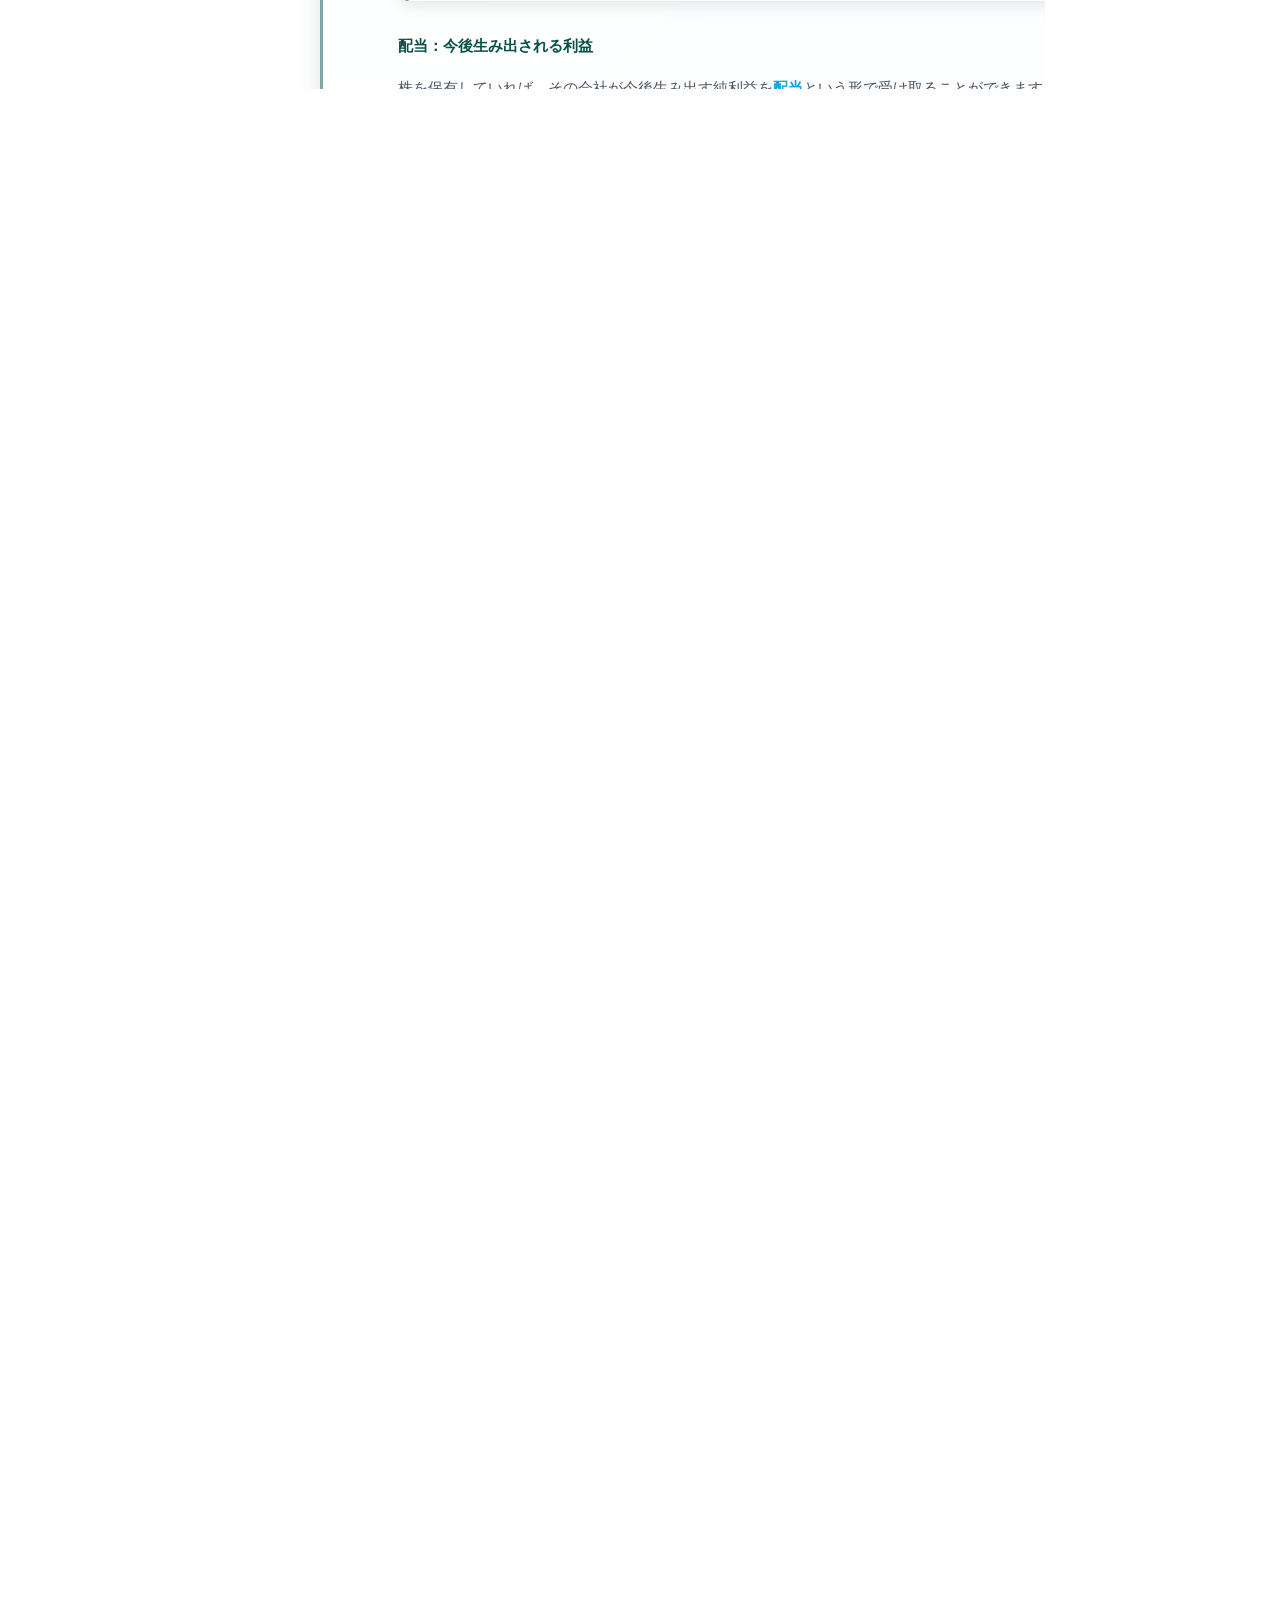
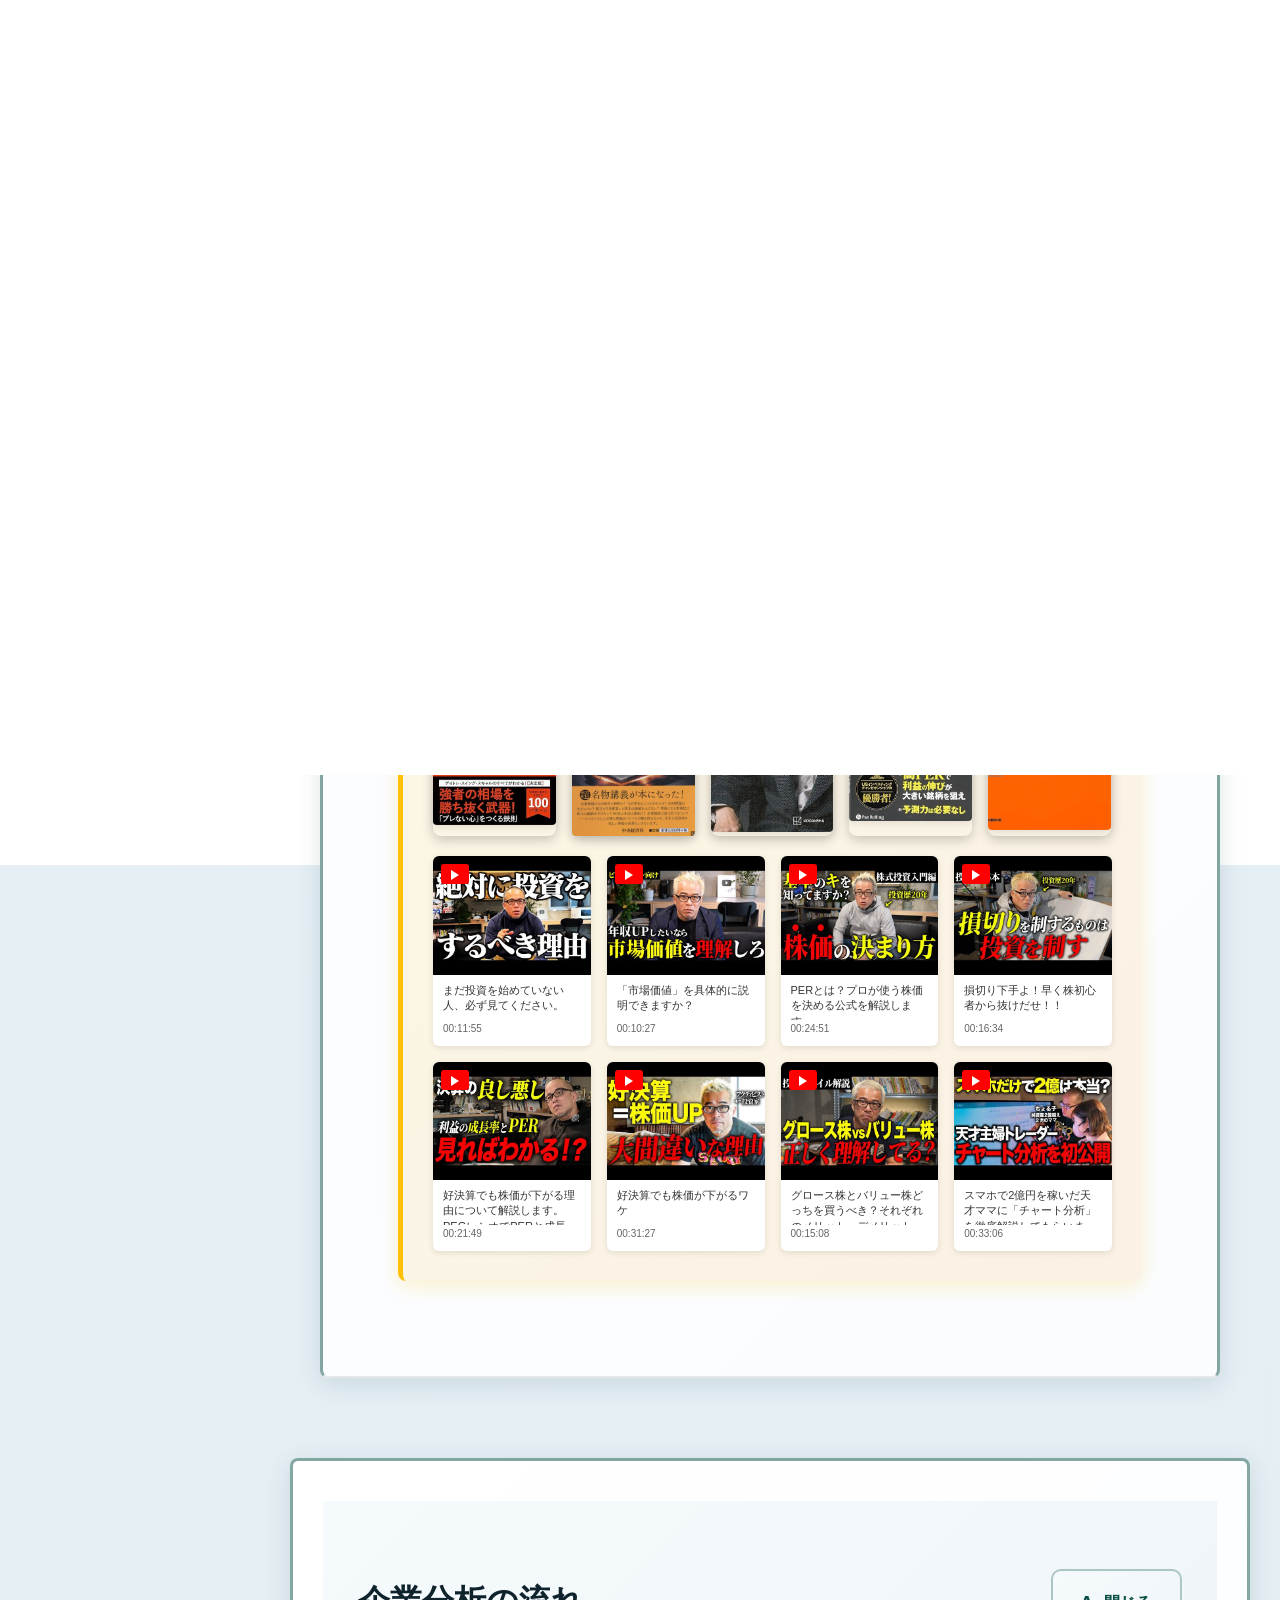
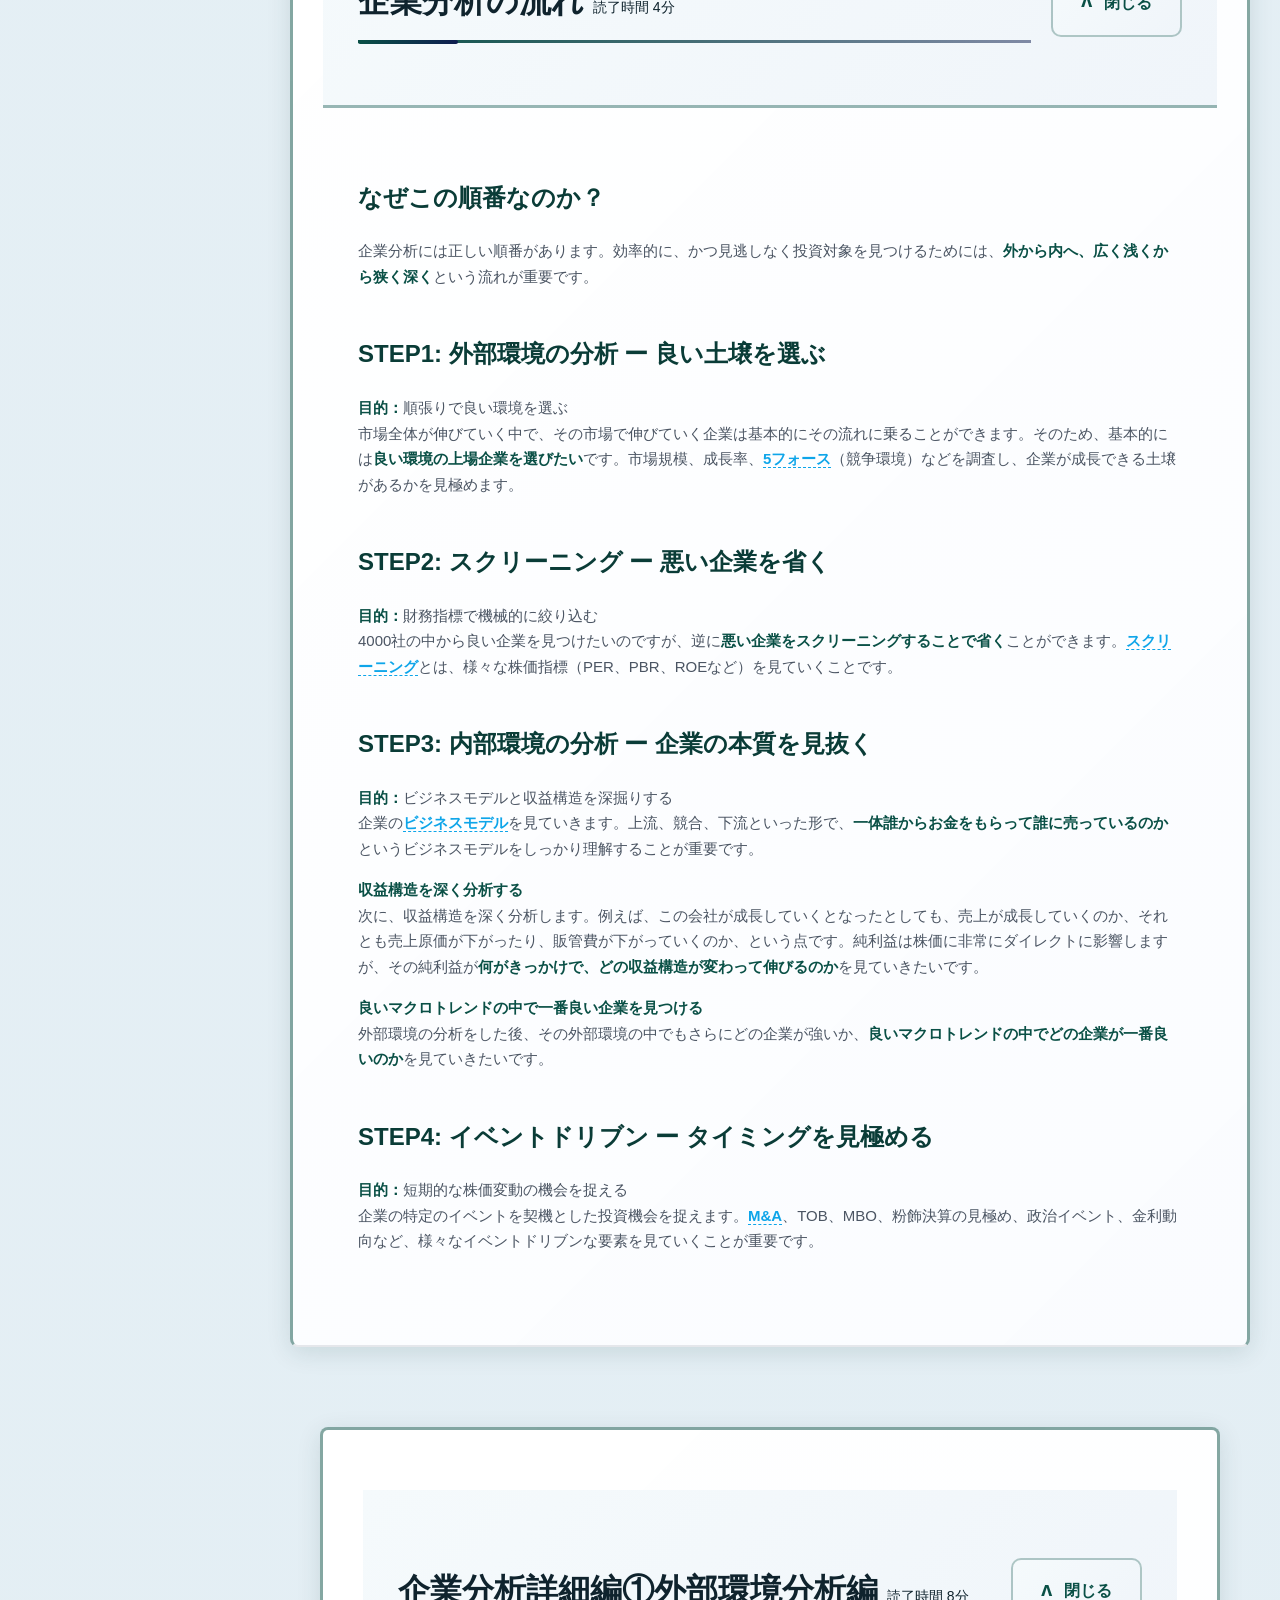
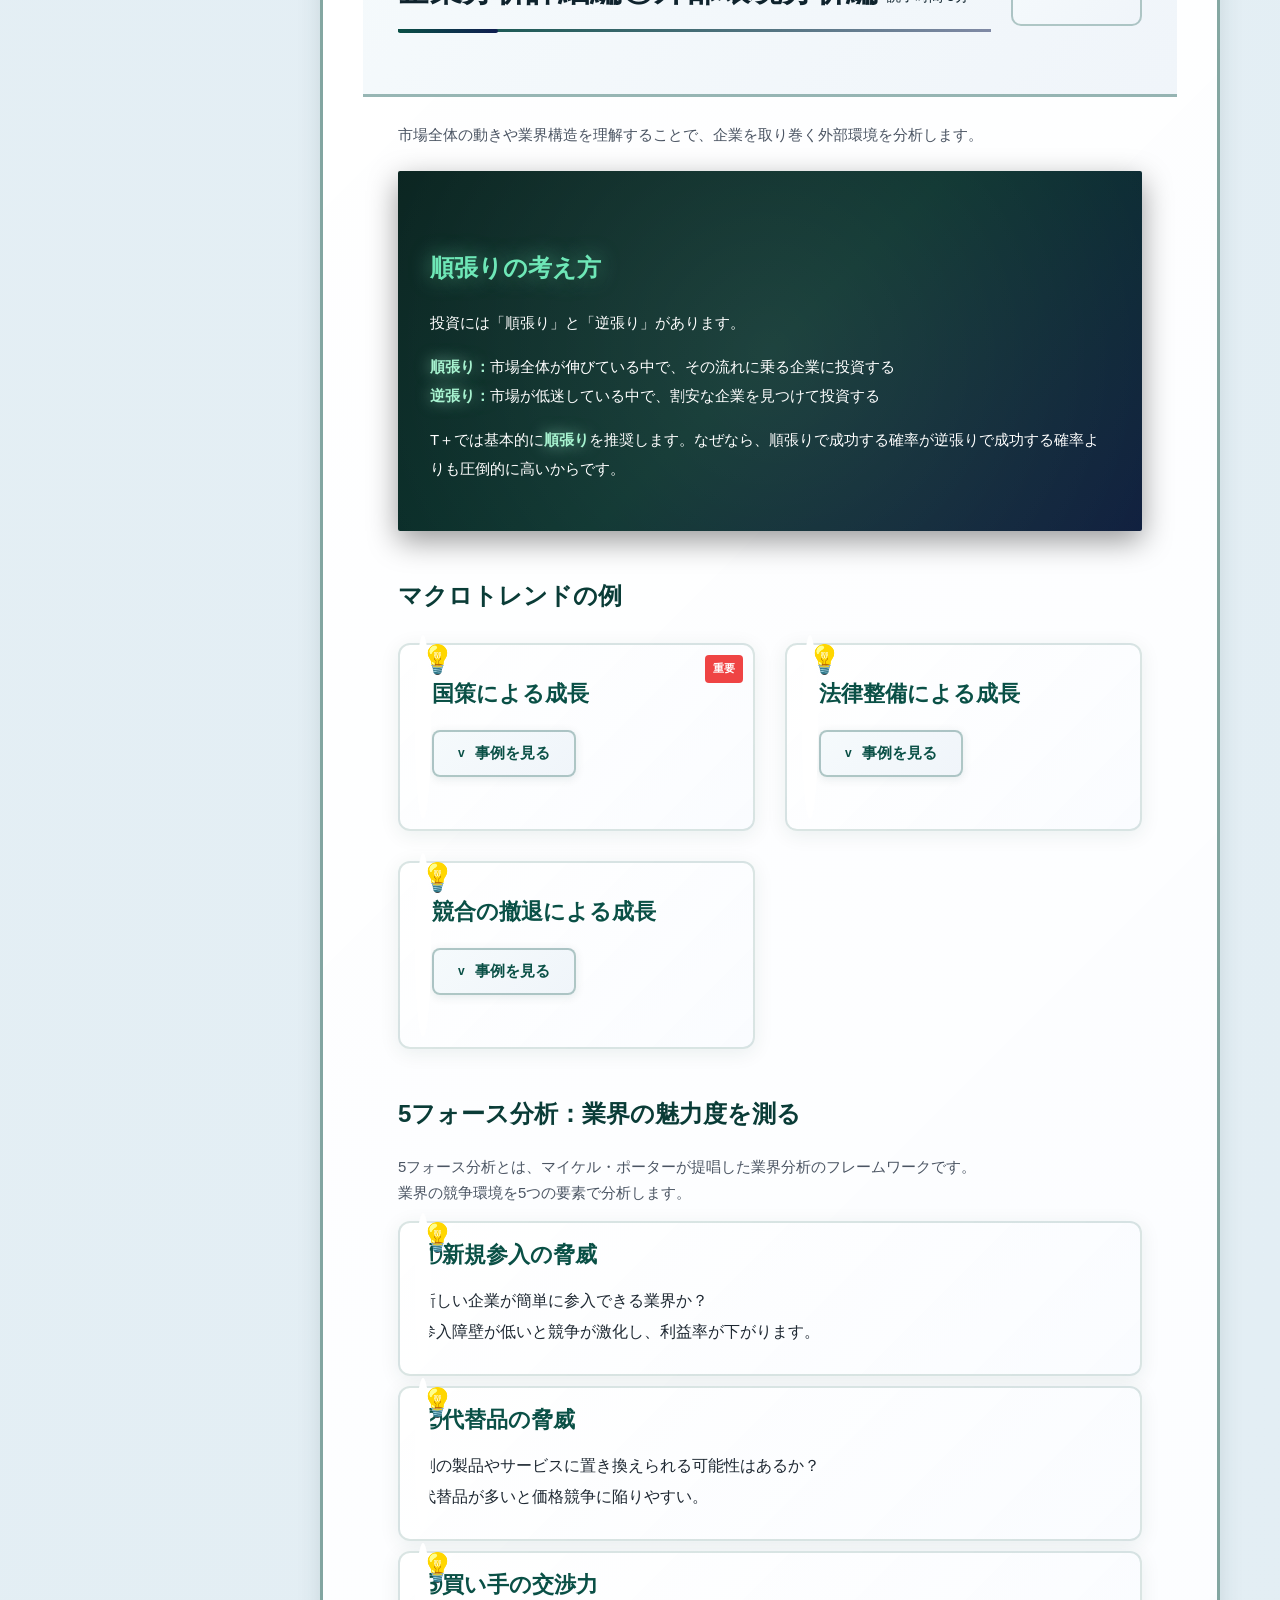
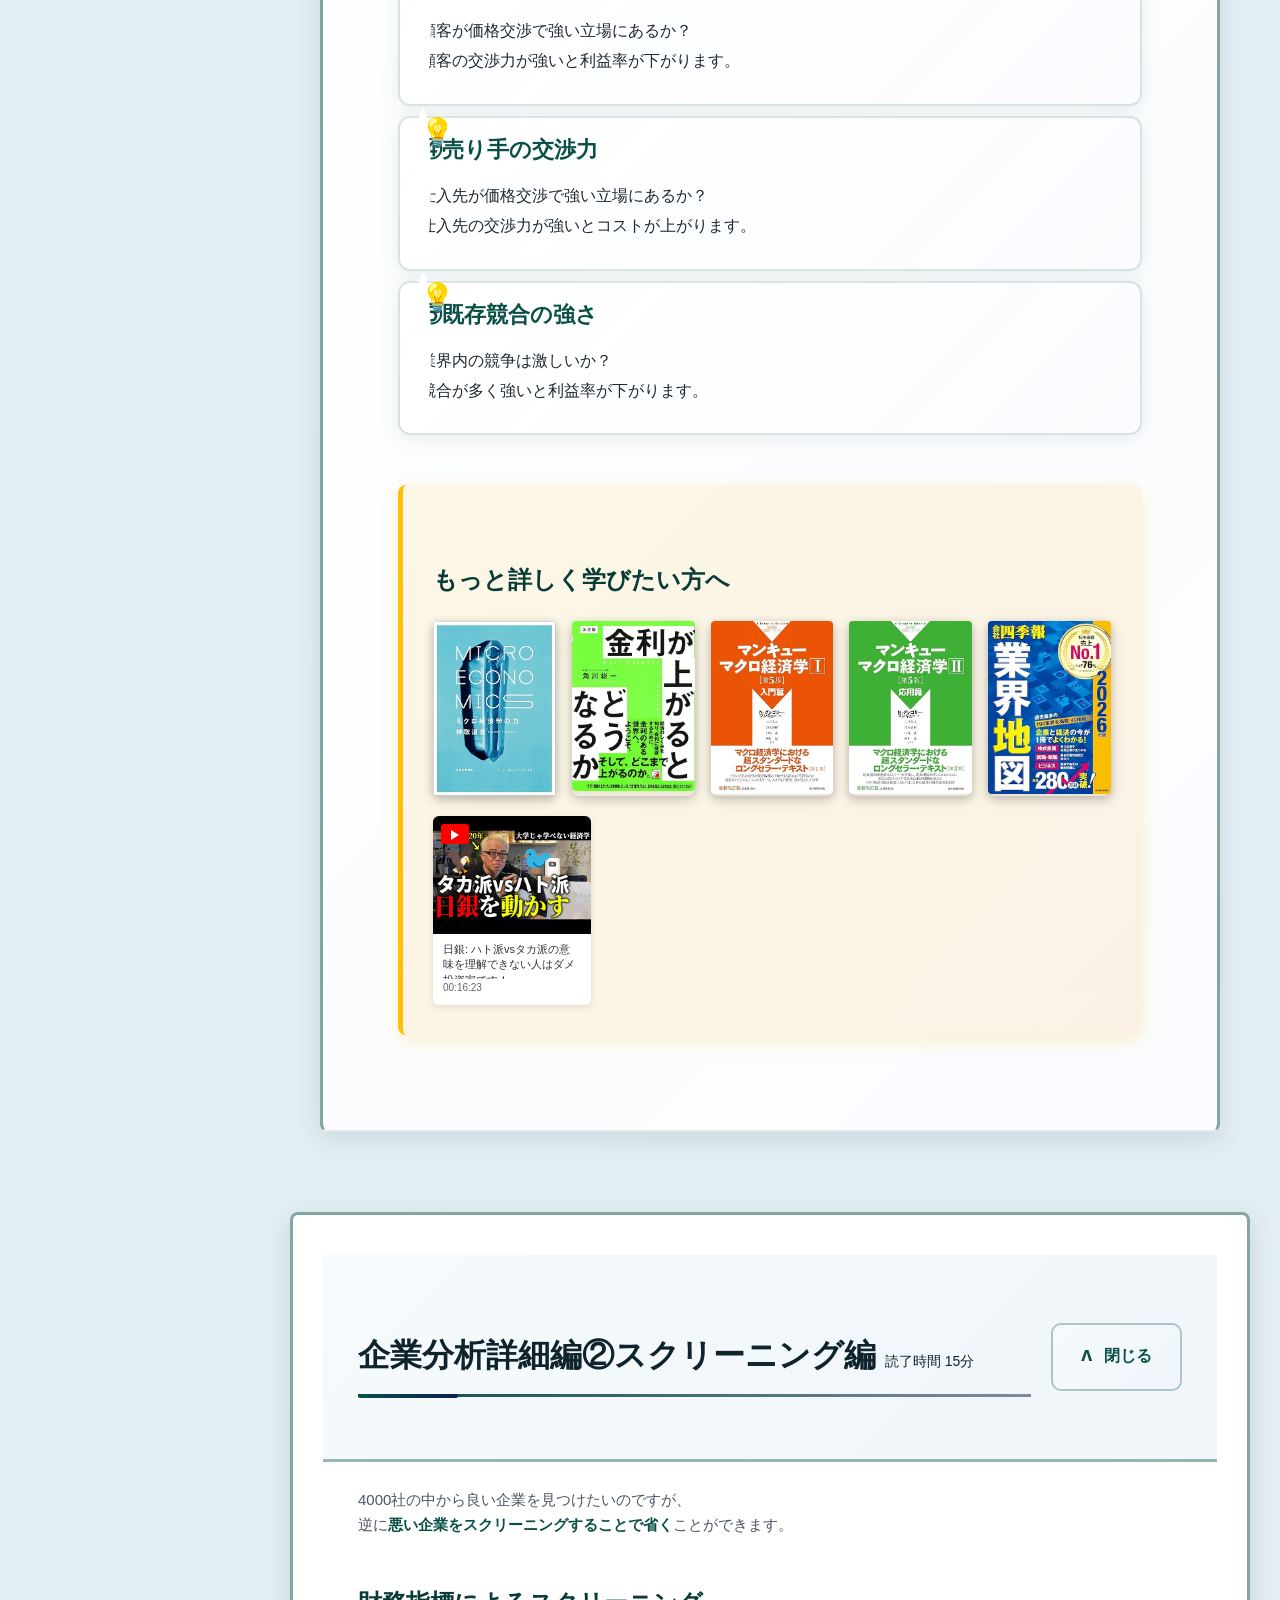
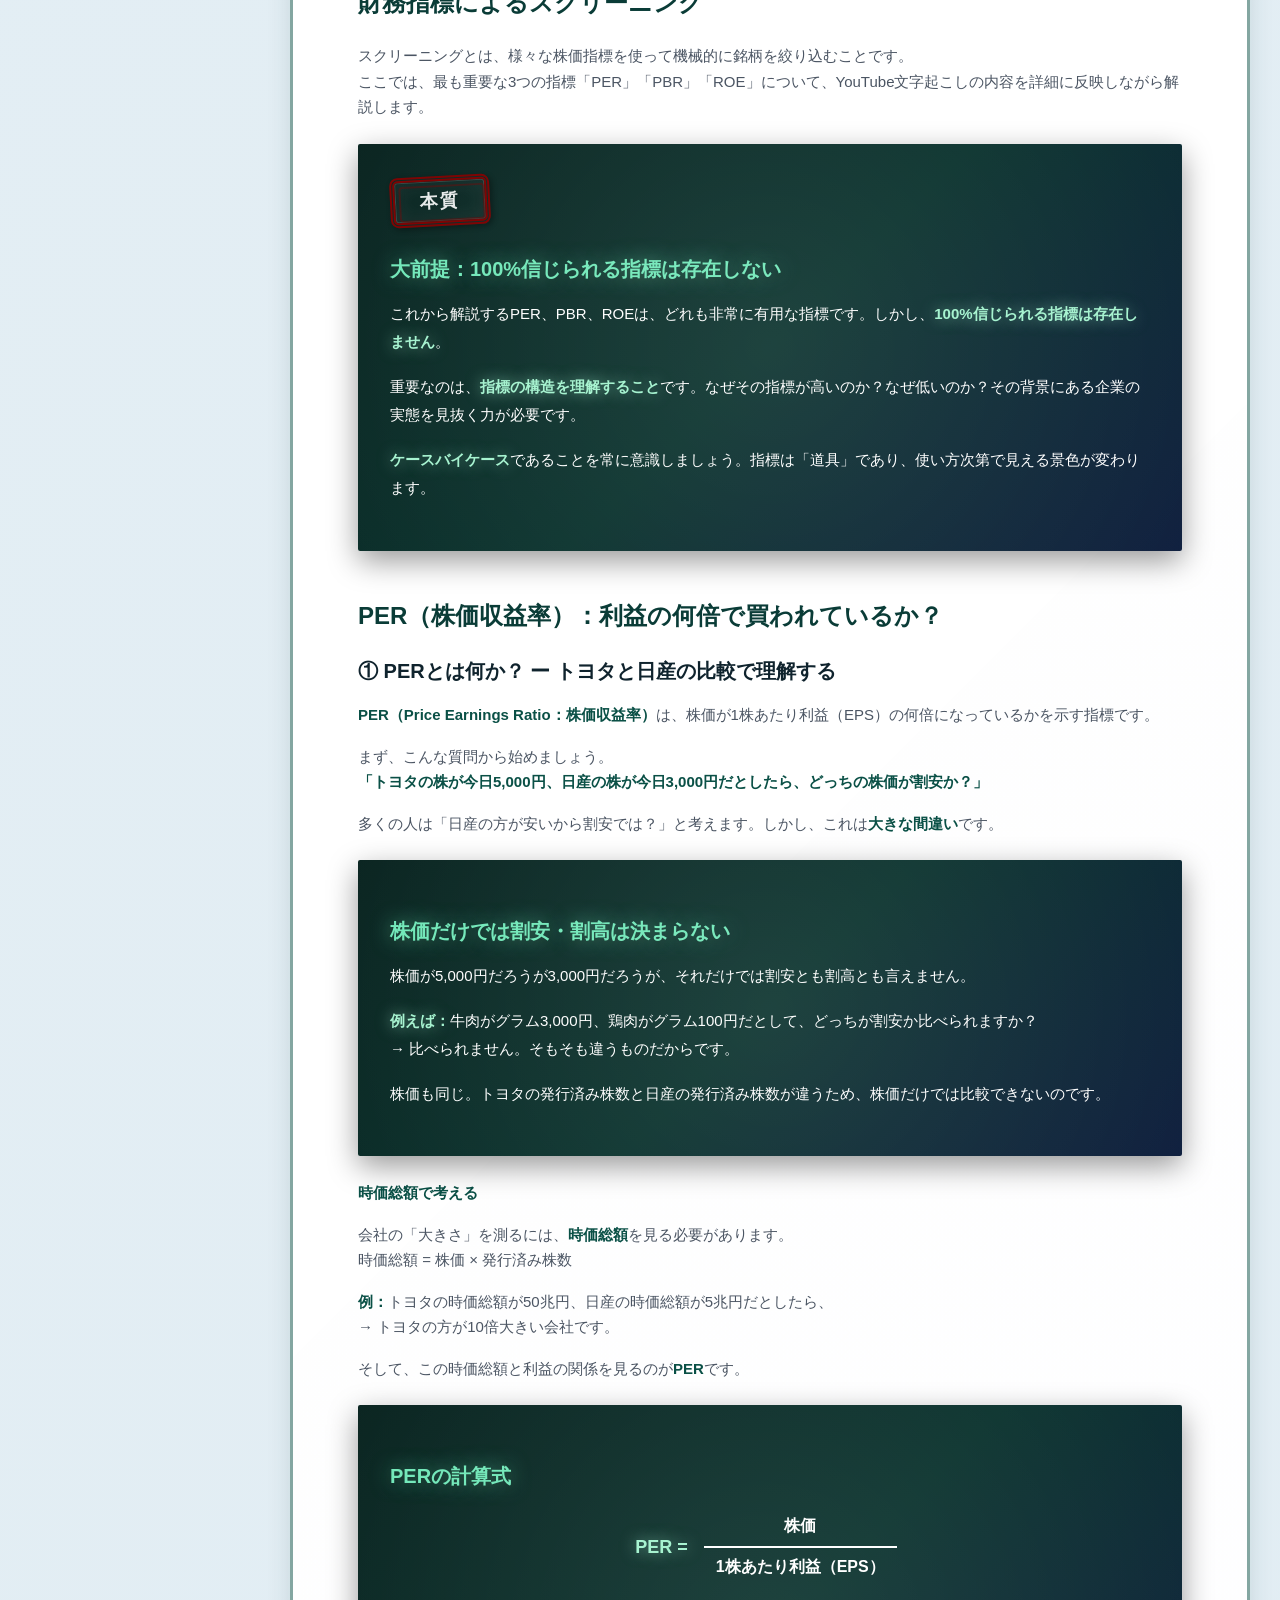
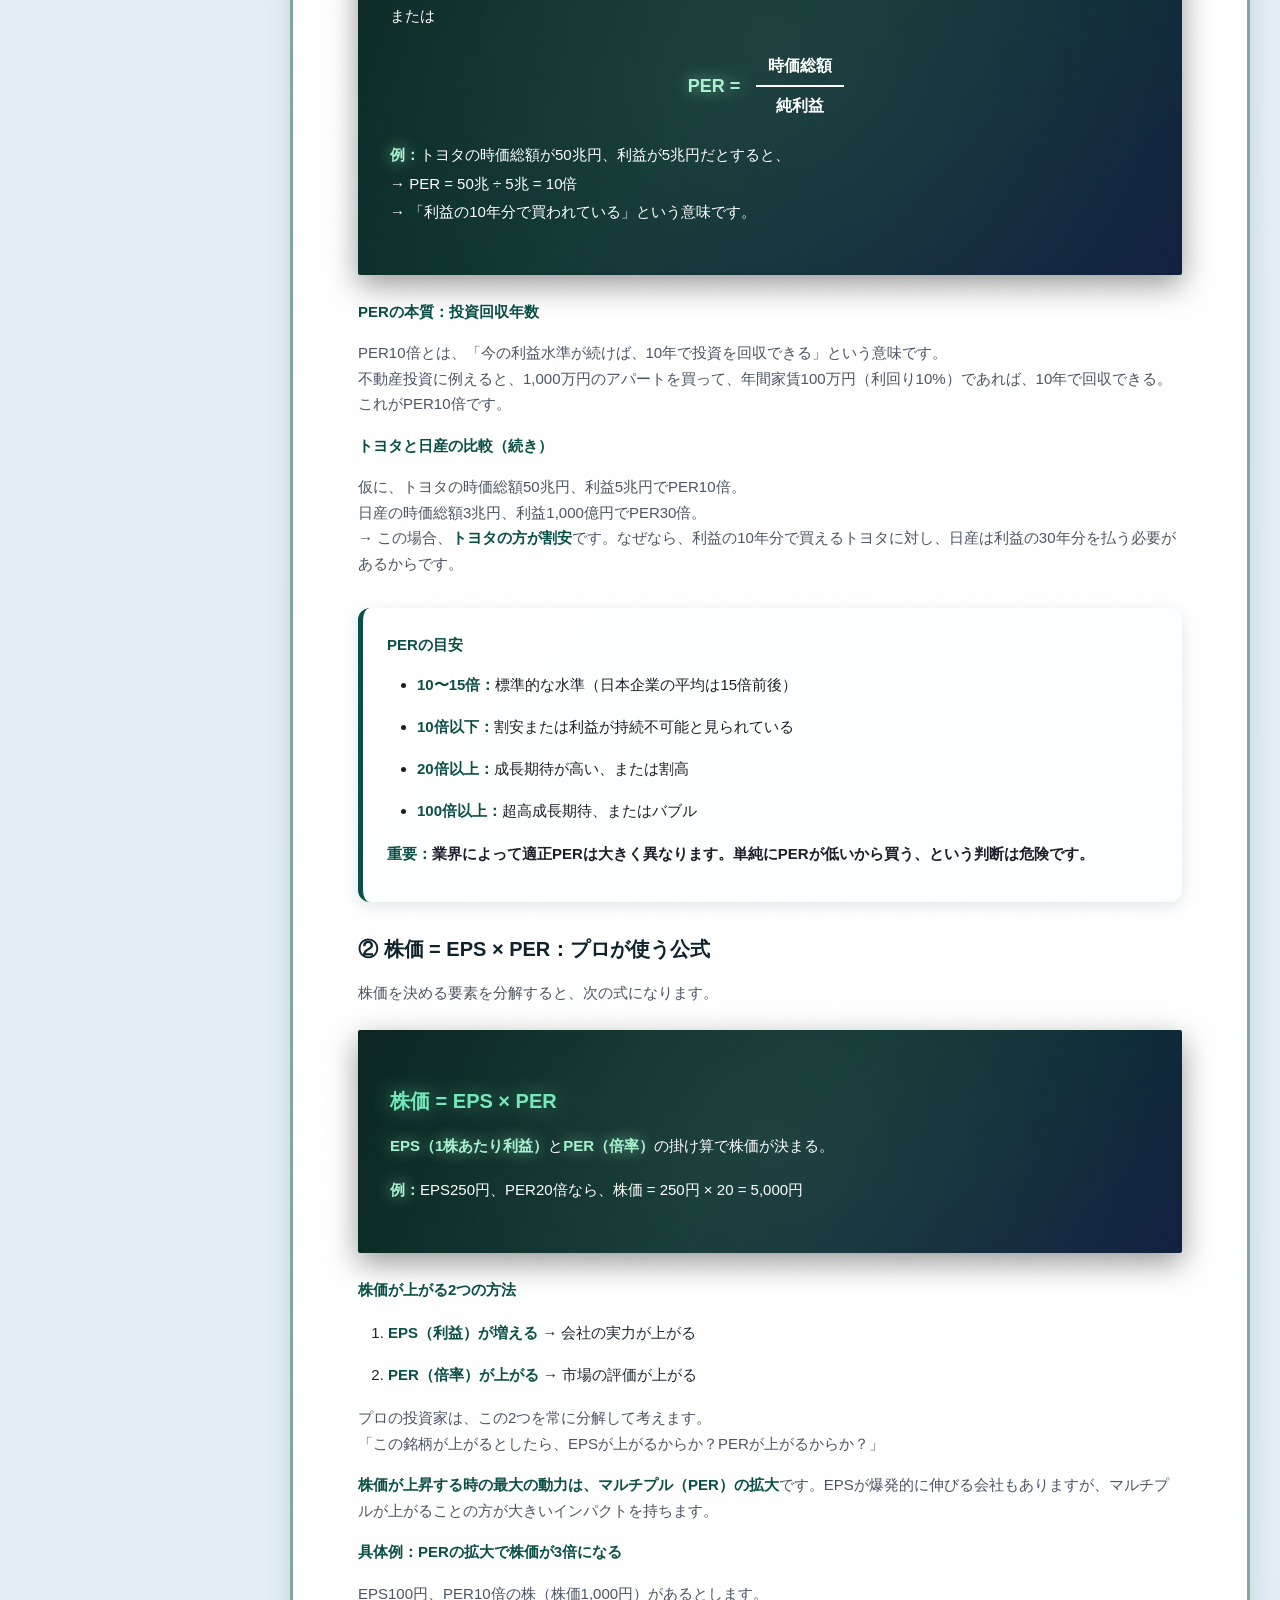
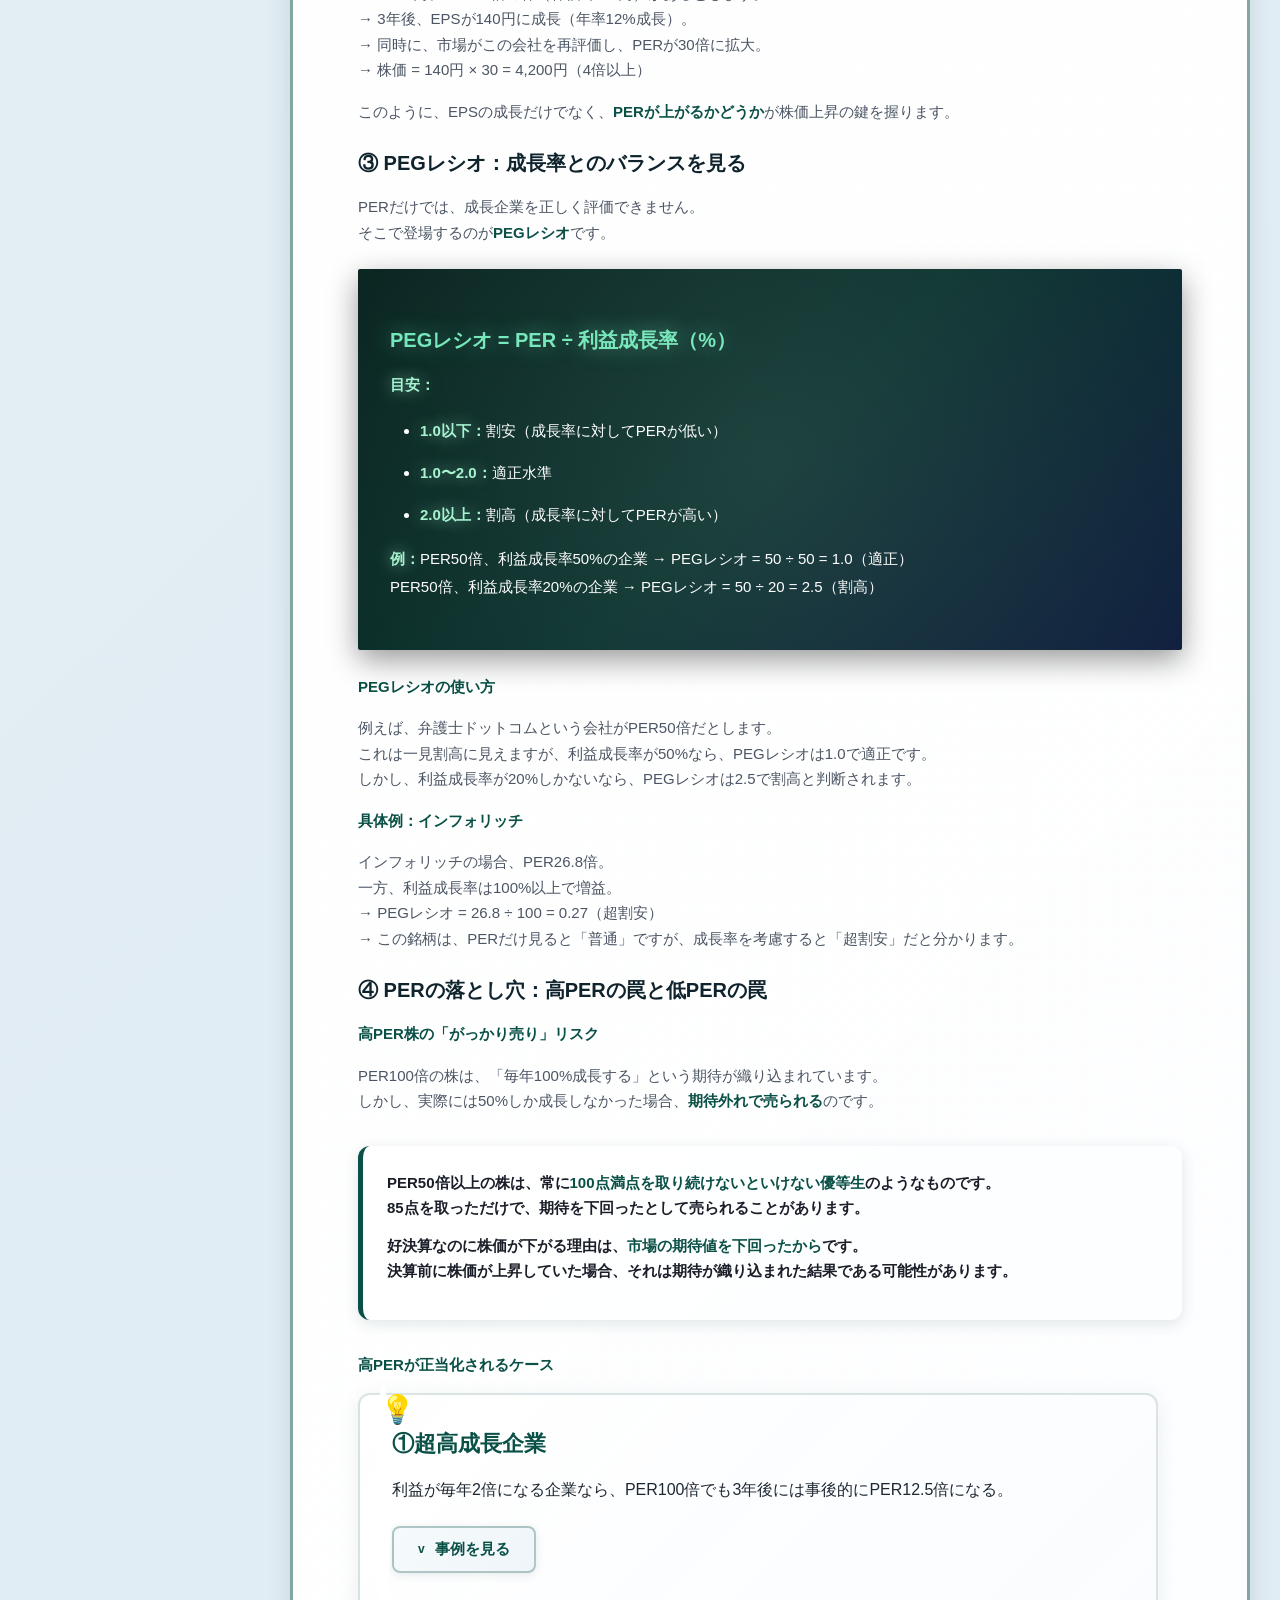
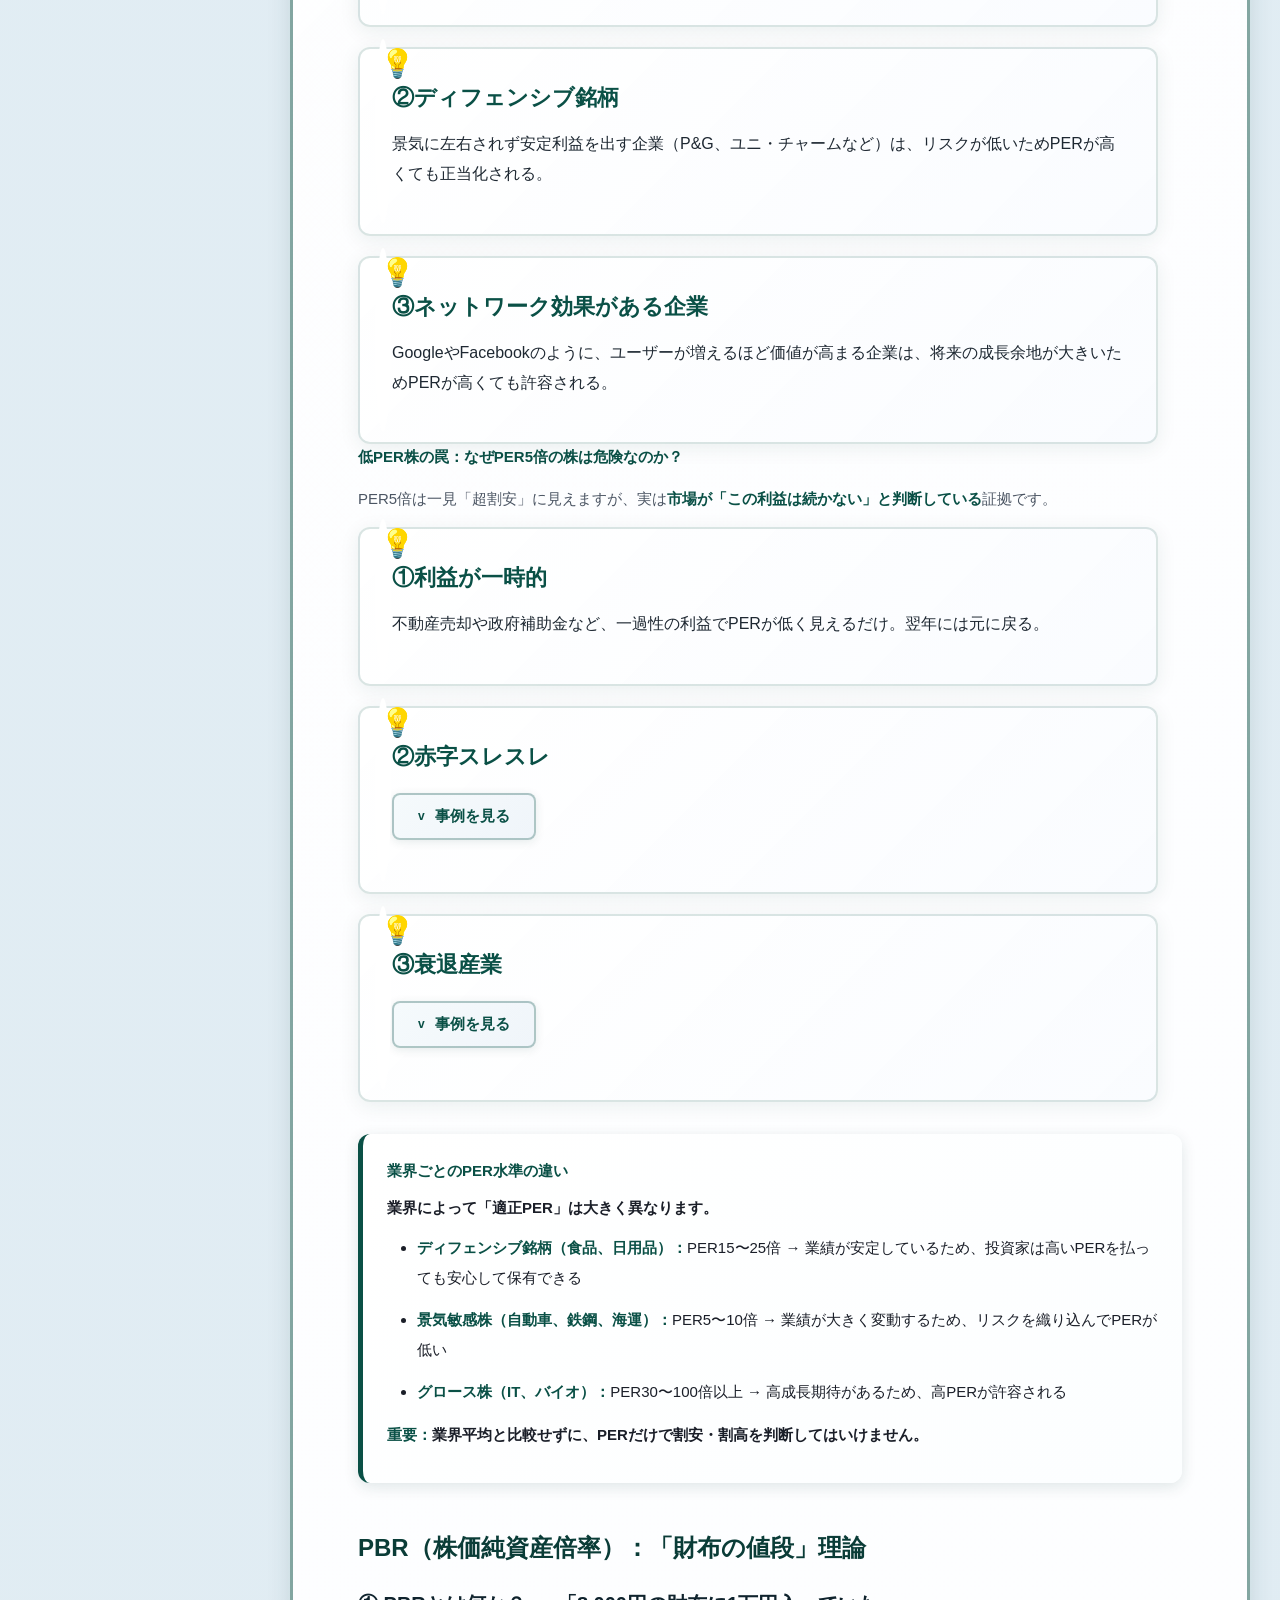
<file: education.html>
<!DOCTYPE html>
<html lang="ja">
<head>
    <meta charset="UTF-8">
    <meta name="viewport" content="width=device-width, initial-scale=1.0">
    <title>投資の原理原則 | 瀧本ゼミ企業分析パート T＋</title>
    <link rel="stylesheet" href="style.css">
    <link rel="stylesheet" href="enhanced-features.css">
</head>
<body>
    <!-- プログレスバー -->
    <div class="progress-container">
        <div class="progress-bar" id="progressBar"></div>
    </div>

    <!-- ヘッダー -->
    <header class="site-header header-transparent">
        <div class="header-container">
            <nav class="header-nav">
                <a href="index.html">ホーム</a>
                <a href="about-seminar.html">創設者と理念</a>
                <a href="education.html">教育コンテンツ</a>
                <a href="schedule.html">活動予定</a>
            </nav>
        </div>
    </header>

    <!-- メインコンテンツ -->
    <main class="main-content with-sidebar">
        <!-- サイドバートグルボタン -->
        <button class="sidebar-toggle" id="sidebar-toggle">
            <span class="toggle-arrow">&lt;</span>
        </button>

        <!-- サイドバー -->
        <aside class="sidebar active">
            <div class="sidebar-resizer"></div>
            <h3>目次</h3>
            <nav>
                <ul>
                    <li><a href="#hero">トップ</a></li>
                    <li class="nav-parent">
                        <a href="#basics">株ってなに？</a>
                        <ul class="nav-submenu">
                            <li><a href="#basics">① 株とは何か？</a></li>
                            <li><a href="#basics">② どうやって儲けるのか？</a></li>
                            <li><a href="#basics">③ なぜ株価は動くのか？</a></li>
                            <li><a href="#basics">株価予想の二つの手段</a></li>
                        </ul>
                    </li>
                    <li class="nav-parent">
                        <a href="#flow">企業分析の流れ</a>
                        <ul class="nav-submenu">
                            <li><a href="#flow">4000社からの発掘</a></li>
                            <li><a href="#flow">STEP1:外部環境の分析</a></li>
                            <li><a href="#flow">STEP2:スクリーニング</a></li>
                            <li><a href="#flow">STEP3:内部環境の分析</a></li>
                            <li><a href="#flow">STEP4:イベントドリブン</a></li>
                        </ul>
                    </li>
                    <li class="nav-parent">
                        <a href="#external">企業分析詳細編①<br>外部環境分析編</a>
                        <ul class="nav-submenu">
                            <li><a href="#external">マクロトレンドの例</a></li>
                            <li><a href="#external">5フォース分析</a></li>
                        </ul>
                    </li>
                    <li class="nav-parent">
                        <a href="#screening">企業分析詳細編②<br>スクリーニング編</a>
                        <ul class="nav-submenu">
                            <li><a href="#screening">財務指標によるスクリーニング</a></li>
                            <li><a href="#screening">PER（株価収益率）</a></li>
                            <li><a href="#screening">PBR（株価純資産倍率）</a></li>
                            <li><a href="#screening">ROE（自己資本利益率）</a></li>
                        </ul>
                    </li>
                    <li class="nav-parent">
                        <a href="#internal">企業分析詳細編③<br>内部環境分析編</a>
                        <ul class="nav-submenu">
                            <li><a href="#internal">ビジネスモデルの具体例</a></li>
                            <li><a href="#internal">収益構造の改善パターン</a></li>
                            <li><a href="#internal">競争優位性の源泉</a></li>
                            <li><a href="#internal">BS・CSで見るべき指標</a></li>
                        </ul>
                    </li>
                    <li class="nav-parent">
                        <a href="#event-driven">企業分析詳細編④<br>イベントドリブン編</a>
                        <ul class="nav-submenu">
                            <li><a href="#event-driven">主なイベントの種類</a></li>
                        </ul>
                    </li>
                    <li class="nav-parent">
                        <a href="#insights">まとめ：<br>19の隠れたインサイト</a>
                        <ul class="nav-submenu">
                            <li><a href="#insights">19のマトリックス</a></li>
                            <li><a href="#insights">19の成長戦略</a></li>
                        </ul>
                    </li>
                    <li><a href="#quiz">理解度チェックテスト</a></li>
                    <li><a href="#movies">おすすめの映画</a></li>
                </ul>
            </nav>
        </aside>

        <!-- ページヒーロー -->
        <section class="page-hero" id="hero">
            <div class="page-hero-content">
                <h1>Education</h1>
            </div>
        </section>

        <div class="content-inner">
            <!-- 株ってなに？ -->
            <section id="basics">
                <h2>株ってなに？ <span class="reading-time-inline">読了時間 5分</span></h2>

                <h3>① 株とは何か？ ー 所有権という本質</h3>

                <p>まず、「株」が一体何なのかを理解しましょう。<br>株を買うということは、会社の一部を所有するということです。</p>

                <div class="highlight-box">
                    <h4>株式＝会社の所有権</h4>
                    <p><span class="glossary-term" data-definition="会社の所有権を小口化したもの。1株を持つことは、その会社の一部を所有することを意味します。">株式</span>とは、会社の所有権を細かく分割したもの。</p>
                    <p><strong>例：</strong>トヨタの株を1株買う＝トヨタ自動車の一部を所有する</p>
                </div>

                <p><strong>株式の誕生：東インド会社の物語</strong></p>
                <p>株式の起源は17世紀初頭のオランダ東インド会社に遡ります。当時、アジアとの貿易は莫大な利益を生む一方で、航海には難破や海賊といった巨大なリスクが伴いました。そこで生まれたのが「株式」という仕組み。複数の投資家から資金を集め、リスクを分散。航海が成功すれば利益を分配し、失敗しても損失を分散する。これが、現代の株式会社の原型です。</p>

                <div class="info-box">
                    <span class="section-label label-column">補足</span>
                    <p><strong>会社の利益は誰のものか？</strong></p>
                    <p>「会社の純利益は社長が受け取る」と考えている方も多いかもしれません。しかし、実際には<strong>会社の利益は株主のもの</strong>です。非上場会社であれば社長が株を100%保有していることも多いため、結果的に社長が利益を受け取ります。しかし、上場会社の場合、株主が分散しているため、利益は株主全員に分配されます。</p>
                </div>

                <p><strong>配当：今後生み出される利益</strong></p>
                <p>株を保有していれば、その会社が今後生み出す純利益を<span class="glossary-term" data-definition="企業が利益の一部を株主に分配するお金。年1〜2回支払われることが多いです。">配当</span>という形で受け取ることができます。株を保有し続ける限り、その会社が存在する限り、配当が出続けると考えることができます。</p>

                <p><strong>株価とは何か？</strong><br>
                <span class="glossary-term" data-definition="株式市場で取引される株式1株あたりの価格。需要と供給で決まります。">株価</span>とは、<strong>今後その会社が生み出す利益の現在価値</strong>です。今後生み出す利益が増えそうだと判断されれば株価は上がり、そうでない場合は株価は下がります。</p>

                <h3>② どうやって儲けるのか？ ー 2つの方法</h3>

                <p>株の本質を理解したところで、次は「どうやって儲けるのか？」を学びましょう。</p>

                <p><strong>株式投資で利益を得る2つの方法：</strong><br>
                <strong>①キャピタルゲイン（株価の値上がり益）</strong> - 株を安く買って高く売ることで得られる利益。<br>
                <strong>②インカムゲイン（配当金）</strong> - 企業が利益の一部を株主に分配する配当金による利益。</p>

                <h3>③ なぜ株価は動くのか？ ー 市場との差</h3>

                <p>株価がどのように動くのかを理解することが、投資で成功する鍵です。<br>ここが最も重要なポイントです。</p>

                <div class="highlight-box">
                    <span class="section-label label-essence">本質</span>
                    <h4>成長が予想されていれば、すでに織り込み済み</h4>
                    <p>株価がどのように上がるのか？例えば、会社が成長したとしても、その成長が以前から予想されていたものであれば、<strong>それはすでに株価に織り込まれています</strong>。</p>
                    <p><strong>具体例：</strong>新型iPhoneの発表が決まっている場合、発表日にAppleの株価は上がるでしょうか？答えはNOです。なぜなら、新型iPhoneが出ることは誰もが知っているため、すでに株価に反映されているからです。</p>
                </div>

                <div class="highlight-box">
                    <h4>市場とのギャップこそが利益</h4>
                    <p>要するに、<strong>市場との差が重要</strong>です。</p>
                    <p>「この会社は伸びるから株価が上がります」というだけでは不十分です。</p>
                    <p><strong>「この会社は市場がそこまで伸びるとは思っていないが、実際には伸びる」</strong></p>
                    <p>という市場とのギャップが、株価にすべて反映されてきます。</p>
                    <p><strong>具体例：</strong>みんなが「売上10%増」と予想している中、実際には「売上30%増」になる企業を見つける。このギャップが利益になります。</p>
                </div>

                <p><strong>市場との差分をどう見つけるか？</strong><br>
                市場との差分を見つけるためには、<strong>事業を他のどの投資家よりも完全に理解し、真相にたどり着くこと</strong>が必要です。表面的な部分を見るのではなく、本当に何が重要なのかを見極めることが非常に大切になります。</p>

                <h3>株価予想の二つの手段</h3>

                <p>株価を予想する手法は大きく2つに分かれます。<strong>どちらも重要であり、ヘッジファンドは両方を見ています</strong>。</p>

                <div class="card-grid">
                    <div class="card">
                        <h4>①ファンダメンタルズ分析</h4>
                        <p><strong>会社の未来を予想していくもの</strong></p>
                        <p>どのような未来を描くかがファンダメンタルズです。企業の財務状況、ビジネスモデル、市場環境などを分析して本質的な価値を見極める手法。</p>
                        <p><strong>例：</strong>「この会社の新製品は市場を席巻するだろう」「この業界は今後10年伸びる」といった未来予測。</p>
                        <p><strong>T＋ではこちらを主に扱います。</strong></p>
                    </div>
                    <div class="card">
                        <h4>②テクニカル分析</h4>
                        <p><strong>数値的な確率論に基づくもの</strong></p>
                        <p>過去の株価や出来高の動きから将来の株価を予測する手法。チャートのパターンや指標を使って売買タイミングを判断する。</p>
                        <p><strong>例：</strong>「株価が移動平均線を上抜けたから買い」「RSIが70を超えたから売り」といったテクニカル指標。</p>
                        <p><strong>短期トレード向き。</strong></p>
                    </div>
                </div>

                <!-- 参考書籍 -->
                <div class="reference-section">
                    <h3>もっと詳しく学びたい方へ</h3>
                    <div class="book-grid">
                        <div class="book-cover" data-priority="1">
                            <img src="images/books/IMG_1278.JPG" alt="デイトレチャート大全" data-priority="1">
                            <div class="book-description">テクニカル分析の決定版</div>
                        </div>
                        <div class="book-cover" data-priority="1">
                            <img src="images/books/book_new1.png" alt="おすすめ書籍1" data-priority="1">
                            <div class="book-description">株式投資の基礎</div>
                        </div>
                        <div class="book-cover" data-priority="2">
                            <img src="images/books/IMG_1268.JPG" alt="わが投資術">
                            <div class="book-description">バフェットの投資哲学</div>
                        </div>
                        <div class="book-cover" data-priority="2">
                            <img src="images/books/IMG_1270.JPG" alt="ミネルヴィニの成長株投資法">
                            <div class="book-description">成長株投資の教科書</div>
                        </div>
                        <div class="book-cover" data-priority="3">
                            <img src="images/books/book_new2.png" alt="おすすめ書籍2">
                            <div class="book-description">応用編</div>
                        </div>
                    </div>

                    <div class="video-grid">
                        <a href="https://www.youtube.com/watch?v=1h-oUrtFMeg" target="_blank" class="video-card">
                            <img src="images/tabata-videos/1h-oUrtFMeg.jpg" alt="まだ投資を始めていない人、必ず見てください。">
                            <div class="video-title">まだ投資を始めていない人、必ず見てください。</div>
                            <div class="video-duration">00:11:55</div>
                        </a>
                        <a href="https://www.youtube.com/watch?v=0rPL8ycM-Cg" target="_blank" class="video-card">
                            <img src="images/tabata-videos/0rPL8ycM-Cg.jpg" alt="「市場価値」を具体的に説明できますか？">
                            <div class="video-title">「市場価値」を具体的に説明できますか？</div>
                            <div class="video-duration">00:10:27</div>
                        </a>
                        <a href="https://www.youtube.com/watch?v=Smb-AXFwAfY" target="_blank" class="video-card">
                            <img src="images/tabata-videos/Smb-AXFwAfY.jpg" alt="PERとは？プロが使う株価を決める公式を解説します。">
                            <div class="video-title">PERとは？プロが使う株価を決める公式を解説します。</div>
                            <div class="video-duration">00:24:51</div>
                        </a>
                        <a href="https://www.youtube.com/watch?v=B5Rg5sT_TmY" target="_blank" class="video-card">
                            <img src="images/tabata-videos/B5Rg5sT_TmY.jpg" alt="損切り下手よ！早く株初心者から抜けだせ！！">
                            <div class="video-title">損切り下手よ！早く株初心者から抜けだせ！！</div>
                            <div class="video-duration">00:16:34</div>
                        </a>
                        <a href="https://www.youtube.com/watch?v=0os5k6wBhIs" target="_blank" class="video-card">
                            <img src="images/tabata-videos/0os5k6wBhIs.jpg" alt="好決算でも株価が下がる理由について解説します。PEGレシオでPERと成長性のコスパを見極めよう。">
                            <div class="video-title">好決算でも株価が下がる理由について解説します。PEGレシオでPERと成長性のコスパを見極めよう。</div>
                            <div class="video-duration">00:21:49</div>
                        </a>
                        <a href="https://www.youtube.com/watch?v=nA3NVxG28vQ" target="_blank" class="video-card">
                            <img src="images/tabata-videos/nA3NVxG28vQ.jpg" alt="好決算でも株価が下がるワケ">
                            <div class="video-title">好決算でも株価が下がるワケ</div>
                            <div class="video-duration">00:31:27</div>
                        </a>
                        <a href="https://www.youtube.com/watch?v=ydPKNjSldR4" target="_blank" class="video-card">
                            <img src="images/tabata-videos/ydPKNjSldR4.jpg" alt="グロース株とバリュー株どっちを買うべき？それぞれのメリット・デメリットを解説します。">
                            <div class="video-title">グロース株とバリュー株どっちを買うべき？それぞれのメリット・デメリットを解説します。</div>
                            <div class="video-duration">00:15:08</div>
                        </a>
                        <a href="https://www.youtube.com/watch?v=sb3v8Ytdmng" target="_blank" class="video-card">
                            <img src="images/tabata-videos/sb3v8Ytdmng.jpg" alt="スマホで2億円を稼いだ天才ママに「チャート分析」を徹底解説してもらいました。">
                            <div class="video-title">スマホで2億円を稼いだ天才ママに「チャート分析」を徹底解説してもらいました。</div>
                            <div class="video-duration">00:33:06</div>
                        </a>
                    </div>
                </div>

            </section>

            <!-- 企業分析の流れ -->
            <section id="flow">
                <h2>企業分析の流れ <span class="reading-time-inline">読了時間 4分</span></h2>

                <h3>なぜこの順番なのか？</h3>
                <p>企業分析には正しい順番があります。効率的に、かつ見逃しなく投資対象を見つけるためには、<strong>外から内へ、広く浅くから狭く深く</strong>という流れが重要です。</p>

                <h3>STEP1: 外部環境の分析 ー 良い土壌を選ぶ</h3>
                <p><strong>目的：</strong>順張りで良い環境を選ぶ<br>
                市場全体が伸びていく中で、その市場で伸びていく企業は基本的にその流れに乗ることができます。そのため、基本的には<strong>良い環境の上場企業を選びたい</strong>です。市場規模、成長率、<span class="glossary-term" data-definition="業界の競争環境を5つの要素で分析するフレームワーク。新規参入の脅威、代替品の脅威、買い手の交渉力、売り手の交渉力、既存競合の強さを評価します。">5フォース</span>（競争環境）などを調査し、企業が成長できる土壌があるかを見極めます。</p>

                <h3>STEP2: スクリーニング ー 悪い企業を省く</h3>
                <p><strong>目的：</strong>財務指標で機械的に絞り込む<br>
                4000社の中から良い企業を見つけたいのですが、逆に<strong>悪い企業をスクリーニングすることで省く</strong>ことができます。<span class="glossary-term" data-definition="大量のデータから特定の条件に合う対象を抽出すること。投資では財務指標や成長率などの条件で銘柄を絞り込みます。">スクリーニング</span>とは、様々な株価指標（PER、PBR、ROEなど）を見ていくことです。</p>

                <h3>STEP3: 内部環境の分析 ー 企業の本質を見抜く</h3>
                <p><strong>目的：</strong>ビジネスモデルと収益構造を深掘りする<br>
                企業の<span class="glossary-term" data-definition="企業がどのように価値を生み出し、顧客に提供し、収益を得るかの仕組み。誰に・何を・どうやって売るかの全体像です。">ビジネスモデル</span>を見ていきます。上流、競合、下流といった形で、<strong>一体誰からお金をもらって誰に売っているのか</strong>というビジネスモデルをしっかり理解することが重要です。</p>

                <p><strong>収益構造を深く分析する</strong><br>
                次に、収益構造を深く分析します。例えば、この会社が成長していくとなったとしても、売上が成長していくのか、それとも売上原価が下がったり、販管費が下がっていくのか、という点です。純利益は株価に非常にダイレクトに影響しますが、その純利益が<strong>何がきっかけで、どの収益構造が変わって伸びるのか</strong>を見ていきたいです。</p>

                <p><strong>良いマクロトレンドの中で一番良い企業を見つける</strong><br>
                外部環境の分析をした後、その外部環境の中でもさらにどの企業が強いか、<strong>良いマクロトレンドの中でどの企業が一番良いのか</strong>を見ていきたいです。</p>

                <h3>STEP4: イベントドリブン ー タイミングを見極める</h3>
                <p><strong>目的：</strong>短期的な株価変動の機会を捉える<br>
                企業の特定のイベントを契機とした投資機会を捉えます。<span class="glossary-term" data-definition="企業の合併（Merger）と買収（Acquisition）。企業が成長戦略として他社を統合・買収すること。">M&A</span>、TOB、MBO、粉飾決算の見極め、政治イベント、金利動向など、様々なイベントドリブンな要素を見ていくことが重要です。</p>
            </section>

            <!-- 企業分析詳細編①外部環境分析編 -->
            <section id="external">
                <h2>企業分析詳細編①外部環境分析編 <span class="reading-time-inline">読了時間 8分</span></h2>

                <p>市場全体の動きや業界構造を理解することで、企業を取り巻く外部環境を分析します。</p>

                <div class="highlight-box">
                    <h3>順張りの考え方</h3>
                    <p>投資には「順張り」と「逆張り」があります。</p>
                    <p><strong>順張り：</strong>市場全体が伸びている中で、その流れに乗る企業に投資する<br><strong>逆張り：</strong>市場が低迷している中で、割安な企業を見つけて投資する</p>
                    <p>T＋では基本的に<strong>順張り</strong>を推奨します。なぜなら、順張りで成功する確率が逆張りで成功する確率よりも圧倒的に高いからです。</p>
                </div>

                <h3>マクロトレンドの例</h3>

                <div class="card-grid">
                    <div class="card">
                        <h4>国策による成長</h4>
                        <p><strong>例：</strong>政府が「再生可能エネルギー推進」を掲げた場合、太陽光発電関連企業が一気に成長する可能性があります。</p>
                    </div>
                    <div class="card">
                        <h4>法律整備による成長</h4>
                        <p><strong>例：</strong>トンネル点検が義務化された結果、トンネル点検車を作る企業の需要が急増しました。</p>
                    </div>
                    <div class="card">
                        <h4>競合の撤退による成長</h4>
                        <p><strong>例：</strong>大手企業が不採算事業から撤退した結果、中堅企業がシェアを一気に拡大するケースがあります。</p>
                    </div>
                </div>

                <h3>5フォース分析：業界の魅力度を測る</h3>

                <p>5フォース分析とは、マイケル・ポーターが提唱した業界分析のフレームワークです。<br>業界の競争環境を5つの要素で分析します。</p>

                <div class="card-grid-vertical">
                    <div class="card">
                        <h4>①新規参入の脅威</h4>
                        <p>新しい企業が簡単に参入できる業界か？<br>参入障壁が低いと競争が激化し、利益率が下がります。</p>
                    </div>
                    <div class="card">
                        <h4>②代替品の脅威</h4>
                        <p>別の製品やサービスに置き換えられる可能性はあるか？<br>代替品が多いと価格競争に陥りやすい。</p>
                    </div>
                    <div class="card">
                        <h4>③買い手の交渉力</h4>
                        <p>顧客が価格交渉で強い立場にあるか？<br>顧客の交渉力が強いと利益率が下がります。</p>
                    </div>
                    <div class="card">
                        <h4>④売り手の交渉力</h4>
                        <p>仕入先が価格交渉で強い立場にあるか？<br>仕入先の交渉力が強いとコストが上がります。</p>
                    </div>
                    <div class="card">
                        <h4>⑤既存競合の強さ</h4>
                        <p>業界内の競争は激しいか？<br>競合が多く強いと利益率が下がります。</p>
                    </div>
                </div>

                <!-- 参考書籍 -->
                <div class="reference-section">
                    <h3>もっと詳しく学びたい方へ</h3>
                    <div class="book-grid">
                        <div class="book-cover" data-priority="1">
                            <img src="images/books/IMG_1276.JPG" alt="ミクロ経済学の力" data-priority="1">
                            <div class="book-description">経済学の基礎を学ぶ</div>
                        </div>
                        <div class="book-cover" data-priority="2">
                            <img src="images/books/IMG_1273.JPG" alt="金利が上がるとなどうなるか" data-priority="2">
                            <div class="book-description">金利と経済の関係</div>
                        </div>
                        <div class="book-cover" data-priority="2">
                            <img src="images/books/IMG_1287.JPG" alt="マンキュー マクロ経済学Ⅰ" data-priority="2">
                            <div class="book-description">マクロ経済学の教科書①</div>
                        </div>
                        <div class="book-cover" data-priority="2">
                            <img src="images/books/IMG_1288.JPG" alt="マンキュー マクロ経済学Ⅱ" data-priority="2">
                            <div class="book-description">マクロ経済学の教科書②</div>
                        </div>
                        <div class="book-cover" data-priority="3">
                            <img src="images/books/IMG_1291.JPG" alt="会社四季報 業界地図" data-priority="3">
                            <div class="book-description">業界の全体像を把握</div>
                        </div>
                    </div>

                    <div class="video-grid">
                        <a href="https://www.youtube.com/watch?v=jmlpCcqkh5A" target="_blank" class="video-card">
                            <img src="images/tabata-videos/jmlpCcqkh5A.jpg" alt="日銀: ハト派vsタカ派の意味を理解できない人はダメ投資家です！">
                            <div class="video-title">日銀: ハト派vsタカ派の意味を理解できない人はダメ投資家です！</div>
                            <div class="video-duration">00:16:23</div>
                        </a>
                    </div>
                </div>

            </section>

            <!-- 企業分析詳細編②スクリーニング編 -->
            <section id="screening">
                <h2>企業分析詳細編②スクリーニング編 <span class="reading-time-inline">読了時間 15分</span></h2>

                <p>4000社の中から良い企業を見つけたいのですが、<br>逆に<strong>悪い企業をスクリーニングすることで省く</strong>ことができます。</p>

                <h3>財務指標によるスクリーニング</h3>

                <p>スクリーニングとは、様々な株価指標を使って機械的に銘柄を絞り込むことです。<br>ここでは、最も重要な3つの指標「PER」「PBR」「ROE」について、YouTube文字起こしの内容を詳細に反映しながら解説します。</p>

                <div class="highlight-box">
                    <span class="section-label label-essence">本質</span>
                    <h4>大前提：100%信じられる指標は存在しない</h4>
                    <p>これから解説するPER、PBR、ROEは、どれも非常に有用な指標です。しかし、<strong>100%信じられる指標は存在しません</strong>。</p>
                    <p>重要なのは、<strong>指標の構造を理解すること</strong>です。なぜその指標が高いのか？なぜ低いのか？その背景にある企業の実態を見抜く力が必要です。</p>
                    <p><strong>ケースバイケース</strong>であることを常に意識しましょう。指標は「道具」であり、使い方次第で見える景色が変わります。</p>
                </div>

                <h3>PER（株価収益率）：利益の何倍で買われているか？</h3>

                <h4>① PERとは何か？ ー トヨタと日産の比較で理解する</h4>

                <p><strong>PER（Price Earnings Ratio：株価収益率）</strong>は、株価が1株あたり利益（EPS）の何倍になっているかを示す指標です。</p>

                <p>まず、こんな質問から始めましょう。<br><strong>「トヨタの株が今日5,000円、日産の株が今日3,000円だとしたら、どっちの株価が割安か？」</strong></p>

                <p>多くの人は「日産の方が安いから割安では？」と考えます。しかし、これは<strong>大きな間違い</strong>です。</p>

                <div class="highlight-box">
                    <h4>株価だけでは割安・割高は決まらない</h4>
                    <p>株価が5,000円だろうが3,000円だろうが、それだけでは割安とも割高とも言えません。</p>
                    <p><strong>例えば：</strong>牛肉がグラム3,000円、鶏肉がグラム100円だとして、どっちが割安か比べられますか？<br>→ 比べられません。そもそも違うものだからです。</p>
                    <p>株価も同じ。トヨタの発行済み株数と日産の発行済み株数が違うため、株価だけでは比較できないのです。</p>
                </div>

                <p><strong>時価総額で考える</strong></p>
                <p>会社の「大きさ」を測るには、<strong>時価総額</strong>を見る必要があります。<br>時価総額 = 株価 × 発行済み株数</p>

                <p><strong>例：</strong>トヨタの時価総額が50兆円、日産の時価総額が5兆円だとしたら、<br>→ トヨタの方が10倍大きい会社です。</p>

                <p>そして、この時価総額と利益の関係を見るのが<strong>PER</strong>です。</p>

                <div class="highlight-box">
                    <h4>PERの計算式</h4>
                    <p class="formula-inline">
                        <strong>PER = </strong>
                        <span class="fraction">
                            <span class="numerator">株価</span>
                            <span class="denominator">1株あたり利益（EPS）</span>
                        </span>
                    </p>
                    <p>または</p>
                    <p class="formula-inline">
                        <strong>PER = </strong>
                        <span class="fraction">
                            <span class="numerator">時価総額</span>
                            <span class="denominator">純利益</span>
                        </span>
                    </p>
                    <p><strong>例：</strong>トヨタの時価総額が50兆円、利益が5兆円だとすると、<br>→ PER = 50兆 ÷ 5兆 = 10倍<br>→ 「利益の10年分で買われている」という意味です。</p>
                </div>

                <p><strong>PERの本質：投資回収年数</strong></p>
                <p>PER10倍とは、「今の利益水準が続けば、10年で投資を回収できる」という意味です。<br>不動産投資に例えると、1,000万円のアパートを買って、年間家賃100万円（利回り10%）であれば、10年で回収できる。これがPER10倍です。</p>

                <p><strong>トヨタと日産の比較（続き）</strong></p>
                <p>仮に、トヨタの時価総額50兆円、利益5兆円でPER10倍。<br>日産の時価総額3兆円、利益1,000億円でPER30倍。<br>→ この場合、<strong>トヨタの方が割安</strong>です。なぜなら、利益の10年分で買えるトヨタに対し、日産は利益の30年分を払う必要があるからです。</p>

                <div class="info-box">
                    <p><strong>PERの目安</strong></p>
                    <ul>
                        <li><strong>10〜15倍：</strong>標準的な水準（日本企業の平均は15倍前後）</li>
                        <li><strong>10倍以下：</strong>割安または利益が持続不可能と見られている</li>
                        <li><strong>20倍以上：</strong>成長期待が高い、または割高</li>
                        <li><strong>100倍以上：</strong>超高成長期待、またはバブル</li>
                    </ul>
                    <p><strong>重要：</strong>業界によって適正PERは大きく異なります。単純にPERが低いから買う、という判断は危険です。</p>
                </div>

                <h4>② 株価 = EPS × PER：プロが使う公式</h4>

                <p>株価を決める要素を分解すると、次の式になります。</p>

                <div class="highlight-box">
                    <h4>株価 = EPS × PER</h4>
                    <p><strong>EPS（1株あたり利益）</strong>と<strong>PER（倍率）</strong>の掛け算で株価が決まる。</p>
                    <p><strong>例：</strong>EPS250円、PER20倍なら、株価 = 250円 × 20 = 5,000円</p>
                </div>

                <p><strong>株価が上がる2つの方法</strong></p>
                <ol>
                    <li><strong>EPS（利益）が増える</strong> → 会社の実力が上がる</li>
                    <li><strong>PER（倍率）が上がる</strong> → 市場の評価が上がる</li>
                </ol>

                <p>プロの投資家は、この2つを常に分解して考えます。<br>「この銘柄が上がるとしたら、EPSが上がるからか？PERが上がるからか？」</p>

                <p><strong>株価が上昇する時の最大の動力は、マルチプル（PER）の拡大</strong>です。EPSが爆発的に伸びる会社もありますが、マルチプルが上がることの方が大きいインパクトを持ちます。</p>

                <p><strong>具体例：PERの拡大で株価が3倍になる</strong></p>
                <p>EPS100円、PER10倍の株（株価1,000円）があるとします。<br>→ 3年後、EPSが140円に成長（年率12%成長）。<br>→ 同時に、市場がこの会社を再評価し、PERが30倍に拡大。<br>→ 株価 = 140円 × 30 = 4,200円（4倍以上）</p>

                <p>このように、EPSの成長だけでなく、<strong>PERが上がるかどうか</strong>が株価上昇の鍵を握ります。</p>

                <h4>③ PEGレシオ：成長率とのバランスを見る</h4>

                <p>PERだけでは、成長企業を正しく評価できません。<br>そこで登場するのが<strong>PEGレシオ</strong>です。</p>

                <div class="highlight-box">
                    <h4>PEGレシオ = PER ÷ 利益成長率（%）</h4>
                    <p><strong>目安：</strong></p>
                    <ul>
                        <li><strong>1.0以下：</strong>割安（成長率に対してPERが低い）</li>
                        <li><strong>1.0〜2.0：</strong>適正水準</li>
                        <li><strong>2.0以上：</strong>割高（成長率に対してPERが高い）</li>
                    </ul>
                    <p><strong>例：</strong>PER50倍、利益成長率50%の企業 → PEGレシオ = 50 ÷ 50 = 1.0（適正）<br>PER50倍、利益成長率20%の企業 → PEGレシオ = 50 ÷ 20 = 2.5（割高）</p>
                </div>

                <p><strong>PEGレシオの使い方</strong></p>
                <p>例えば、弁護士ドットコムという会社がPER50倍だとします。<br>これは一見割高に見えますが、利益成長率が50%なら、PEGレシオは1.0で適正です。<br>しかし、利益成長率が20%しかないなら、PEGレシオは2.5で割高と判断されます。</p>

                <p><strong>具体例：インフォリッチ</strong></p>
                <p>インフォリッチの場合、PER26.8倍。<br>一方、利益成長率は100%以上で増益。<br>→ PEGレシオ = 26.8 ÷ 100 = 0.27（超割安）<br>→ この銘柄は、PERだけ見ると「普通」ですが、成長率を考慮すると「超割安」だと分かります。</p>

                <h4>④ PERの落とし穴：高PERの罠と低PERの罠</h4>

                <p><strong>高PER株の「がっかり売り」リスク</strong></p>
                <p>PER100倍の株は、「毎年100%成長する」という期待が織り込まれています。<br>しかし、実際には50%しか成長しなかった場合、<strong>期待外れで売られる</strong>のです。</p>

                <div class="info-box">
                    <p>PER50倍以上の株は、常に<strong>100点満点を取り続けないといけない優等生</strong>のようなものです。<br>85点を取っただけで、期待を下回ったとして売られることがあります。</p>
                    <p>好決算なのに株価が下がる理由は、<strong>市場の期待値を下回ったから</strong>です。<br>決算前に株価が上昇していた場合、それは期待が織り込まれた結果である可能性があります。</p>
                </div>

                <p><strong>高PERが正当化されるケース</strong></p>
                <div class="vertical-cards">
                    <div class="card">
                        <h4>①超高成長企業</h4>
                        <p>利益が毎年2倍になる企業なら、PER100倍でも3年後には事後的にPER12.5倍になる。</p>
                        <p><strong>例：</strong>Amazon初期、Facebook上場直後、弁護士ドットコム</p>
                    </div>
                    <div class="card">
                        <h4>②ディフェンシブ銘柄</h4>
                        <p>景気に左右されず安定利益を出す企業（P&G、ユニ・チャームなど）は、リスクが低いためPERが高くても正当化される。</p>
                    </div>
                    <div class="card">
                        <h4>③ネットワーク効果がある企業</h4>
                        <p>GoogleやFacebookのように、ユーザーが増えるほど価値が高まる企業は、将来の成長余地が大きいためPERが高くても許容される。</p>
                    </div>
                </div>

                <p><strong>低PER株の罠：なぜPER5倍の株は危険なのか？</strong></p>
                <p>PER5倍は一見「超割安」に見えますが、実は<strong>市場が「この利益は続かない」と判断している</strong>証拠です。</p>

                <div class="vertical-cards">
                    <div class="card">
                        <h4>①利益が一時的</h4>
                        <p>不動産売却や政府補助金など、一過性の利益でPERが低く見えるだけ。翌年には元に戻る。</p>
                    </div>
                    <div class="card">
                        <h4>②赤字スレスレ</h4>
                        <p>利益100万円の企業は、PERが数百倍になることもあり、指標として機能しない。<br><strong>例：</strong>スノーピークが直近で利益100万円しか出せなかった時、PERは無限大に近い数字になった。</p>
                    </div>
                    <div class="card">
                        <h4>③衰退産業</h4>
                        <p>市場が縮小している業界は、利益があってもPERが低い。<br><strong>例：</strong>グリー、DeNAなどガラケー時代のゲーム会社は、PER10倍を切っていたが、スマホ時代に利益が激減した。</p>
                    </div>
                </div>

                <div class="info-box">
                    <p><strong>業界ごとのPER水準の違い</strong></p>
                    <p>業界によって「適正PER」は大きく異なります。</p>
                    <ul>
                        <li><strong>ディフェンシブ銘柄（食品、日用品）：</strong>PER15〜25倍 → 業績が安定しているため、投資家は高いPERを払っても安心して保有できる</li>
                        <li><strong>景気敏感株（自動車、鉄鋼、海運）：</strong>PER5〜10倍 → 業績が大きく変動するため、リスクを織り込んでPERが低い</li>
                        <li><strong>グロース株（IT、バイオ）：</strong>PER30〜100倍以上 → 高成長期待があるため、高PERが許容される</li>
                    </ul>
                    <p><strong>重要：</strong>業界平均と比較せずに、PERだけで割安・割高を判断してはいけません。</p>
                </div>

                <h3>PBR（株価純資産倍率）：「財布の値段」理論</h3>

                <h4>① PBRとは何か？ ー 「8,000円の財布に1万円入っていた」</h4>

                <p><strong>PBR（Price Book-value Ratio：株価純資産倍率）</strong>は、株価が1株あたり純資産（BPS）の何倍になっているかを示す指標です。</p>

                <div class="highlight-box">
                    <h4>PBRの計算式</h4>
                    <p class="formula-inline">
                        <strong>PBR = </strong>
                        <span class="fraction">
                            <span class="numerator">株価</span>
                            <span class="denominator">1株あたり純資産（BPS）</span>
                        </span>
                    </p>
                    <p>または</p>
                    <p><strong>PBR = 時価総額 ÷ 純資産</strong></p>
                    <p><strong>例：</strong>株価800円、BPS1,000円の場合、PBR = 800 ÷ 1,000 = 0.8倍</p>
                </div>

                <p><strong>PBRの本質：「財布の値段」理論</strong></p>
                <p>PBRは「財布理論」で理解できます。</p>

                <div class="highlight-box">
                    <h4>8,000円の財布に1万円入っていた</h4>
                    <p>PBR0.8倍とは、「8,000円で売られている財布を買ったら、中に現金1万円入っていた」状態です。<br>財布（会社）はどうでもいいから捨てて、中の1万円（純資産）をビッと取ってポイ。<br>これで2,000円の利益が出ます。</p>
                    <p>これがPBR1倍割れの意味です。</p>
                </div>

                <p><strong>札幌ビールの例</strong></p>
                <p>札幌ビールは、恵比寿ガーデンプレースなどの不動産を保有しています。<br>帳簿上の純資産（簿価）は控えめに計上されていますが、実際の時価は4,000億円規模。<br>しかし、札幌ビールの時価総額は1,000〜2,000億円程度。<br>→ つまり、<strong>「会社を丸ごと買って、不動産を売れば儲かる」</strong>状態です。</p>

                <p>アクティビストファンドが目をつけて、「不動産を売って株主に配当しろ」とプレッシャーをかけています。</p>

                <div class="info-box">
                    <p><strong>PBRの目安</strong></p>
                    <ul>
                        <li><strong>PBR1倍：</strong>株価 = 解散価値（会社を解散して資産を売却した場合の価値）</li>
                        <li><strong>PBR1倍以下：</strong>割安、または経営が評価されていない</li>
                        <li><strong>PBR1〜2倍：</strong>標準的な水準</li>
                        <li><strong>PBR3倍以上：</strong>高い成長性や収益性が評価されている</li>
                    </ul>
                </div>

                <h4>② 東証改革：PBR1倍割れ企業への圧力</h4>

                <p>2023年、東京証券取引所は<strong>「PBR1倍割れ企業に対し、改善計画を開示するよう要請」</strong>しました。<br>これは、日本の株式市場にとって画期的な出来事です。</p>

                <div class="highlight-box">
                    <h4>PBR1倍割れが問題な理由</h4>
                    <p>PBR1倍割れとは、<strong>「経営陣がいない方が価値がある」</strong>と市場が判断している状態です。</p>
                    <p><strong>例：</strong>純資産100億円の会社の時価総額が80億円の場合、<br>→ 会社を解散して資産を売却すれば100億円になるのに、今の株価は80億円。<br>→ つまり、経営陣の存在がマイナス20億円の価値しかない。</p>
                    <p>PBR1倍割れは、<strong>野球チームの監督が「うちのチーム弱くて応援できない」と言っているようなもの</strong>です。経営陣が自社の成長を信じていないことの表れとも言えます。</p>
                </div>

                <p><strong>なぜ外資系ファンドや村上ファンドが騒いでいたのに、今まで変わらなかったのか？</strong></p>
                <p>日本企業は、株の持ち合いで「お互いに賛成票を入れ合う」文化がありました。<br>外資系ファンドが5%の株を買って株主総会でワーワー言っても、残り95%が「まあまあ」と言って否決。<br>→ 結果、何も変わらなかった。</p>

                <p>しかし、<strong>東証（お上）が言い出したことで、企業は一斉に動き始めました</strong>。<br>日本企業はお上に弱いのです。</p>

                <p><strong>PBRを上げる3つの方法</strong></p>
                <div class="card-grid">
                    <div class="card">
                        <h4>①ROEを上げる</h4>
                        <p>純資産を有効活用して利益を増やす。<br>PBR = PER × ROE の関係があるため、ROEを上げればPBRも上がる。</p>
                    </div>
                    <div class="card">
                        <h4>②配当・自社株買い</h4>
                        <p>余剰資金を株主に還元することで、純資産を減らし、PBRを上げる。<br>この春、日本企業は16兆円の配当を出す予定（10年前の2倍以上）。</p>
                    </div>
                    <div class="card">
                        <h4>③不要資産の売却</h4>
                        <p>持ち合い株式や不動産など、本業に不要な資産を売却し、株主に還元する。<br><strong>例：</strong>東急電鉄のオリエンタルランド株売却</p>
                    </div>
                </div>

                <h4>③ PBRの落とし穴：1倍割れ≠割安</h4>

                <div class="card-grid">
                    <div class="card">
                        <h4>PBR1倍割れでも割安とは限らない</h4>
                        <p><strong>①簿価と時価の乖離：</strong>不動産や有価証券の簿価が、実際の時価より高い場合、見かけ上PBRが低く見えるだけ。</p>
                        <p><strong>②低ROE企業：</strong>純資産はあるが、利益を生み出せない企業は、PBR1倍割れでも割安ではない。<br>地銀の多くがこのパターン。</p>
                        <p><strong>③衰退産業：</strong>市場が縮小している業界では、資産があっても評価されない。</p>
                    </div>

                    <div class="card">
                        <h4>PBR高い ≠ 割高とは限らない</h4>
                        <p><strong>①高ROE企業：</strong>少ない資本で大きな利益を生む企業（ソフトウェア、プラットフォーム企業など）は、PBR10倍でも割安なことがある。</p>
                        <p><strong>②無形資産：</strong>ブランド、技術、特許などはBSに計上されないため、PBRが高くなる。<br><strong>例：</strong>AppleのブランドはBS上ゼロだが、実際には数兆円の価値がある。</p>
                    </div>
                </div>

                <h4>④ PBR = PER × ROE：3兄弟の美しい関係</h4>

                <div class="highlight-box">
                    <h4>PBR = PER × ROE</h4>
                    <p>この式は、PBR、PER、ROEの3つが密接に関係していることを示しています。</p>
                    <p><strong>例：</strong>PER20倍、ROE10%の企業 → PBR = 20 × 0.1 = 2倍</p>
                    <p><strong>重要：</strong>PBRを上げたければ、ROEを上げるか、PERを上げる（市場の評価を高める）必要がある。</p>
                    <p>この3つの関係は、<strong>数学的に常に成り立つ</strong>美しい式です。<br>PBRが低い会社は、PERが低いか、ROEが低いかのどちらか。<br>経営的にPBRを上げるには、ROEを上げるしかありません。</p>
                </div>

                <h3>ROE（自己資本利益率）：バフェットが最重視する指標</h3>

                <h4>① ROEとは何か？</h4>

                <p><strong>ROE（Return On Equity：自己資本利益率）</strong>は、純利益が純資産（自己資本）の何%になっているかを示す指標です。</p>

                <div class="highlight-box">
                    <h4>レンタカー会社の例</h4>
                    <p><strong>資本金500万円</strong>でレンタカー会社を立ち上げました。<br>政策金融公庫から<strong>500万円を借金</strong>して、合計1,000万円で<strong>レンタカー5台</strong>（1台200万円）を購入。</p>
                    <p>1年後、<strong>純利益50万円</strong>を出しました。</p>
                    <p><strong>ROE = 純利益 ÷ 自己資本 = 50万円 ÷ 500万円 = 10%</strong></p>
                    <p>つまり、<strong>株主が出した500万円を使って、年間10%のリターンを生み出した</strong>ということです。</p>
                </div>

                <div class="highlight-box">
                    <h4>ROEの計算式</h4>
                    <p><strong>ROE = 純利益 ÷ 純資産（自己資本）</strong></p>
                    <p><strong>例：</strong>純利益50万円、純資産500万円の場合、ROE = 50 ÷ 500 = 10%</p>
                </div>

                <p><strong>ROEの本質：投資効率</strong></p>
                <p>ROE10%とは、「株主が出資した資本を使って、年間10%のリターンを生み出している」という意味です。<br>より少ない資本でより多くの利益を生む企業ほど、ROEが高くなります。</p>

                <div class="info-box">
                    <p><strong>なぜROE8%が基準なのか？</strong></p>
                    <p>S&P500のインデックスファンドに投資すれば、平均年率約8%のリターンが得られます。<br>→ つまり、<strong>ROE8%未満の企業は、インデックスファンド以下のリターン</strong>です。<br>→ わざわざ個別株のリスクを取る意味がありません。</p>
                    <p><strong>ROE8%の企業が、ずっとROE8%のままなら、それは債券や不動産と変わりません。<br>株式投資のリスクを取っているのに、ROEがインデックス以下なら投資妙味がないと言えます。</strong></p>
                </div>

                <div class="info-box">
                    <p><strong>ROEの目安</strong></p>
                    <ul>
                        <li><strong>8%以上：</strong>優良企業（S&P500の平均リターンが約8%のため、これを上回る必要がある）</li>
                        <li><strong>10%以上：</strong>非常に優良（日本企業の平均は8%前後）</li>
                        <li><strong>15%以上：</strong>超優良（バフェットの投資基準）</li>
                        <li><strong>30%以上：</strong>異常値（ZOZOのROE60%など、特殊なビジネスモデル）</li>
                    </ul>
                </div>

                <h4>② ROEの分解：デュポン分析で構造を理解する</h4>

                <p>ROEは以下の3つの要素に分解できます。これを「デュポン分析」と呼びます。</p>

                <div class="highlight-box">
                    <p class="formula-inline">
                        <strong>ROE = </strong>
                        <span class="fraction">
                            <span class="numerator">純利益</span>
                            <span class="denominator">自己資本</span>
                        </span>
                    </p>

                    <p style="text-align: center; margin: 20px 0; font-size: 20px;">↓</p>

                    <p class="formula-inline">
                        <strong>ROE = </strong>
                        <span class="fraction">
                            <span class="numerator">純利益</span>
                            <span class="denominator">売上高</span>
                        </span>
                        ×
                        <span class="fraction">
                            <span class="numerator">売上高</span>
                            <span class="denominator">総資産</span>
                        </span>
                        ×
                        <span class="fraction">
                            <span class="numerator">総資産</span>
                            <span class="denominator">自己資本</span>
                        </span>
                    </p>
                </div>

                <div class="highlight-box">
                    <span class="section-label label-essence">本質</span>
                    <h4>この式は何を意味するのか？</h4>
                    <p>分子と分母で「売上高」と「総資産」が約分されるため、最終的に「純利益 ÷ 自己資本」に戻ります。</p>

                    <p><strong>計算例：</strong></p>
                    <ul>
                        <li>純利益：100億円</li>
                        <li>売上高：1000億円</li>
                        <li>総資産：2000億円</li>
                        <li>自己資本：500億円</li>
                    </ul>

                    <p><strong>①売上高純利益率 = 100 ÷ 1000 = 10%</strong><br>
                    売上に対してどれだけ利益を出せるか（収益性）</p>

                    <p><strong>②総資産回転率 = 1000 ÷ 2000 = 0.5回</strong><br>
                    資産をどれだけ効率的に使って売上を生んでいるか（効率性）</p>

                    <p><strong>③財務レバレッジ = 2000 ÷ 500 = 4倍</strong><br>
                    自己資本に対してどれだけ総資産（借入含む）を使っているか（安全性）</p>

                    <p><strong>ROE = 10% × 0.5 × 4 = 20%</strong></p>

                    <p>直接計算：ROE = 100 ÷ 500 = 20%（一致）</p>
                </div>

                <p><strong>デュポン分析の意義</strong><br>
                ROEが高い企業は、①利益率が高いか、②資産効率が良いか、③借入を活用しているか、のいずれか（または複数）が優れています。この分解により、企業の強みがどこにあるのかを見極められます。</p>

                <h4>③ ROEの落とし穴：借金で膨らませたROE</h4>

                <p><strong>財務レバレッジの罠</strong></p>
                <div class="highlight-box">
                    <h4>借金を増やせばROEは上がる</h4>
                    <p>レンタカー会社が、資本金100万円、借金900万円でスタートしたとします。<br>同じく純利益50万円を出した場合、<br><strong>ROE = 50万円 ÷ 100万円 = 50%</strong></p>
                    <p>一見すごいですが、実際は借金に依存しているだけ。<br>景気悪化時に返済できなくなるリスクが高い。</p>
                    <p><strong>対策：</strong>自己資本比率もチェックする。40%以上なら安全。</p>
                </div>

                <p><strong>自社株買いの罠</strong></p>
                <p>自社株買いで自己資本を減らせば、ROEは機械的に上がります。しかし、これは本質的な成長ではありません。</p>

                <div class="info-box">
                    <p><strong>例：</strong>純利益50万円、純資産500万円（ROE10%）<br>→ 自社株買いで純資産を250万円に削減<br>→ ROE = 50 ÷ 250 = 20%</p>
                    <p><strong>対策：</strong>ROEが上がった理由を確認する。利益が増えたのか、資本が減っただけなのか。</p>
                </div>

                <p>ROEが急に上がった会社を見たら、<strong>「借金を増やしたのか？自社株買いをしたのか？それとも本当に利益が増えたのか？」</strong>を必ずチェックする必要があります。<br>財務レバレッジやかさ上げでROEを高めても、リスクが高まるだけです。</p>

                <h4>④ ROEの具体例：ZOZOとセブンイレブン</h4>

                <p><strong>ケース1：ZOZO（ROE60%）</strong></p>
                <p>ZOZOは、ROE60%という異常値を達成しています。なぜか？</p>

                <div class="highlight-box">
                    <h4>ZOZOのビジネスモデル：在庫を持たない</h4>
                    <p>ZOZOは、ブランドから商品を<strong>預かって販売</strong>する「コンシグメント型」ビジネスモデル。<br>→ 在庫リスクがなく、少ない資本で大きな利益を生む。<br>→ 結果、ROE60%という異常値を達成。</p>
                    <p>外部から資金を調達しないで済むビジネスモデルを構築することで、<strong>自己資本が膨らまず、ROEが異常に高くなる</strong>という好循環を生み出しています。</p>
                </div>

                <p><strong>ケース2：セブンイレブンのFCモデル</strong></p>
                <p>セブンイレブンは、フランチャイズチェーン（FC）モデルでROEを高めています。</p>

                <div class="info-box">
                    <p><strong>FCモデルの仕組み</strong></p>
                    <p>店舗を自分で持たず、FC加盟店に運営を任せる。<br>→ 店舗の資産はBS（貸借対照表）に乗らない。<br>→ 少ない資本で、大きな利益を得られる。</p>
                    <p>一方、店長は「自分の店」だと思って一生懸命掃除をする。<br>→ 直営店より、FCの方が効率が良い。</p>
                </div>

                <p><strong>ケース3：地銀（ROE2〜3%）</strong></p>
                <p>地方銀行は、低成長・過当競争で、ROEが非常に低い。<br>→ 市場から「資本を有効活用できていない」と評価される。<br>→ PBR1倍割れの企業が多い。</p>

                <p>地銀の場合、儲からないビジネスでも撤退できない場合があります。<br>地域に根ざしたサービスを提供する責任がある一方で、それが株主にとっての価値向上と一致しないこともあります。</p>

                <h3>まとめ：指標は「道具」であり、100%信じてはいけない</h3>

                <div class="highlight-box">
                    <h4>PBR = PER × ROE</h4>
                    <p>この式は、3つの指標が密接に関係していることを示しています。</p>
                    <p><strong>良い企業の条件：</strong></p>
                    <ul>
                        <li>PER：適正水準（15〜25倍）で、成長性が評価されている</li>
                        <li>PBR：1倍以上で、経営が評価されている</li>
                        <li>ROE：8%以上で、資本を効率的に使っている</li>
                    </ul>
                    <p><strong>重要：</strong>指標は「道具」であり、使い方次第。複数指標を組み合わせて総合的に判断することが重要です。</p>
                </div>

                <p>指標は「道具」です。100%信じられる指標は存在しません。<br>PERが低いから買う、というだけでは勝てません。<br>重要なのは、<strong>指標の構造を理解し、なぜその指標が高いのか・低いのかを見抜く力</strong>です。<br>ケースバイケースで判断する。それが株式投資の本質です。</p>

                <!-- 参考書籍 -->
                <div class="reference-section">
                    <h3>もっと詳しく学びたい方へ</h3>
                    <div class="book-grid">
                        <div class="book-cover" data-priority="1">
                            <img src="images/books/IMG_1275.JPG" alt="会社四季報はココだけ見て得する株だけ買えばいい">
                            <div class="book-description">四季報の読み方入門</div>
                        </div>
                        <div class="book-cover" data-priority="2">
                            <img src="images/books/IMG_1281.JPG" alt="会社四季報 2026年1集">
                            <div class="book-description">最新の企業情報</div>
                        </div>
                        <div class="book-cover" data-priority="2">
                            <img src="images/books/IMG_1290.JPG" alt="会社四季報 プロ厳選の500銘柄">
                            <div class="book-description">プロが選ぶ注目銘柄</div>
                        </div>
                    </div>

                    <div class="video-grid">
                        <a href="https://www.youtube.com/watch?v=9CoLaONOEyE" target="_blank" class="video-card">
                            <img src="images/tabata-videos/9CoLaONOEyE.jpg" alt="【東証が注意】PBR低い株は、なぜダメか？理由を解説します。">
                            <div class="video-title">【東証が注意】PBR低い株は、なぜダメか？理由を解説します。</div>
                            <div class="video-duration">00:29:14</div>
                        </a>
                        <a href="https://www.youtube.com/watch?v=TkQPQzEhP1g" target="_blank" class="video-card">
                            <img src="images/tabata-videos/TkQPQzEhP1g.jpg" alt="超絶わかる！ROEの解説です">
                            <div class="video-title">超絶わかる！ROEの解説です</div>
                            <div class="video-duration">00:44:11</div>
                        </a>
                        <a href="https://www.youtube.com/watch?v=aV9cGgu6W2g" target="_blank" class="video-card">
                            <img src="images/tabata-videos/aV9cGgu6W2g.jpg" alt="【株仙人の道】資産250億円の片山晃が教えるPER活用の極意">
                            <div class="video-title">【株仙人の道】資産250億円の片山晃が教えるPER活用の極意</div>
                            <div class="video-duration">00:45:51</div>
                        </a>
                    </div>
                </div>

            </section>

            <!-- 企業分析詳細編③内部環境分析編 -->
            <section id="internal">
                <h2>企業分析詳細編③内部環境分析編 <span class="reading-time-inline">読了時間 10分</span></h2>

                <p>企業のビジネスモデル、競争優位性、収益構造を深く分析します。</p>

                <div class="highlight-box">
                    <h3>財務3表の基本：PL・BS・CSとは？</h3>
                    <p><strong>そもそも財務諸表って何？</strong></p>
                    <p>財務諸表とは、企業の経営状態を数字で表した報告書です。<strong>上場企業はすべて財務諸表を公開する義務</strong>があります。</p>
                    <p><strong>なぜ公開するのか？</strong><br>株主や投資家を守るためです。企業がどれだけ儲けているのか、財務状況は健全か、お金の流れはどうかを透明にすることで、投資家が正しい判断をできるようにしています。<br>上場していない企業は公開義務がありませんが、上場企業は四半期ごとに必ず公開します。</p>
                    <p>企業の実態を理解するには、3つの財務諸表を読む必要があります。</p>
                    <ul>
                        <li><strong>PL（損益計算書）</strong>：1年間でいくら儲けたか？稼ぐ力を見る</li>
                        <li><strong>BS（貸借対照表）</strong>：今どれだけの資産・負債があるか？財務の健全性を見る</li>
                        <li><strong>CS（キャッシュフロー計算書）</strong>：実際にお金が増えたか減ったか？お金の流れを見る</li>
                    </ul>
                    <p><strong>重要：</strong>この3つは独立しているのではなく、<strong>繋がっています</strong>。<br>PLで利益が出れば、BSの純資産が増える。<br>PLで利益が出ても、CSで営業CFがマイナスなら「儲かっているのにお金がない」状態。<br>財務3表を一体で見ることで、企業の本当の姿が見えてきます。</p>
                </div>

                <div class="highlight-box">
                    <span class="section-label label-essence">本質</span>
                    <h3>ビジネスモデルの理解：誰からお金をもらっているのか？</h3>
                    <p>ビジネスモデルとは、<strong>「誰に・何を・どうやって売るか」</strong>の全体像です。</p>
                    <p>上流（仕入先）→ 自社 → 下流（顧客）という流れで理解します。</p>
                </div>

                <h3>ビジネスモデルの具体例</h3>

                <div class="card-grid">
                    <div class="card">
                        <h4>トヨタ自動車</h4>
                        <p><strong>上流：</strong>部品メーカー（デンソー、アイシンなど）<br><strong>自社：</strong>自動車の組み立て<br><strong>下流：</strong>ディーラー経由で一般消費者</p>
                        <p><strong>儲けのポイント：</strong>大量生産によるコスト削減、ブランド力</p>
                    </div>
                    <div class="card">
                        <h4>Amazon</h4>
                        <p><strong>上流：</strong>出品者（個人・企業）<br><strong>自社：</strong>ECプラットフォーム<br><strong>下流：</strong>一般消費者</p>
                        <p><strong>儲けのポイント：</strong>手数料収入、物流インフラ、データ活用</p>
                    </div>
                    <div class="card">
                        <h4>Google</h4>
                        <p><strong>上流：</strong>広告主（企業）<br><strong>自社：</strong>検索エンジン・広告プラットフォーム<br><strong>下流：</strong>一般ユーザー（無料）</p>
                        <p><strong>儲けのポイント：</strong>広告収入、ユーザーデータ</p>
                    </div>
                </div>

                <div class="highlight-box">
                    <span class="section-label label-essence">本質</span>
                    <h3>収益構造の深掘り：どこで儲けているのか？（PL分析）</h3>
                    <p>売上が伸びているだけでは不十分です。<strong>どの収益構造が変わって純利益が伸びるのか</strong>を見極める必要があります。</p>
                </div>

                <div class="info-box">
                    <p><strong>成長の質を見分ける：一口に「成長」と言っても質が違う</strong></p>
                    <p>企業が成長する方法は大きく分けて3つあります。そして、<strong>成長の質には大きな差があります</strong>。</p>
                    <ul>
                        <li><strong>①売上が伸びる型</strong>：市場拡大、新製品ヒット、シェア拡大。<br>→ 成長は早いが、競合に追随されやすい。</li>
                        <li><strong>②原価が下がる型</strong>：量産効果、内製化、仕入れ交渉力の向上。<br>→ 売上が変わらなくても利益率が大幅改善。持続性が高い。</li>
                        <li><strong>③販管費が下がる型</strong>：広告費削減、効率化、固定費削減。<br>→ 売上が変わらなくても営業利益が大幅改善。</li>
                    </ul>
                    <p><strong>質の良い成長</strong>：売上増加と原価削減が同時に起こり、限界利益率が高い状態。<br>こういう企業は、売上が2倍になると利益が3倍、4倍になることもある。</p>
                </div>

                <h3>収益構造の改善パターン</h3>

                <div class="card-grid">
                    <div class="card">
                        <h4>①売上が伸びる</h4>
                        <p><strong>パターンA：数量増加</strong><br>新製品のヒット、市場拡大、シェア拡大などで販売数量が伸びる。</p>
                        <p><strong>パターンB：値上げ（価格転嫁）</strong><br>製品価格を引き上げることで、販売数量が変わらなくても売上が伸びる。ブランド力や独占的地位がある企業ほど値上げしやすい。</p>
                        <p><strong>注意：</strong>売上が伸びても原価率が上がれば利益は増えない。値上げは数量増加より利益率改善効果が高い。</p>
                    </div>
                    <div class="card">
                        <h4>②売上原価が下がる</h4>
                        <p><strong>パターンA：内部要因</strong><br>量産効果、内製化、仕入れ交渉力の向上、生産効率化などで自社努力によりコストが下がる。</p>
                        <p><strong>パターンB：原材料価格下落</strong><br>石油、鉄鉱石、小麦などの原材料市況が下落することで、仕入れコストが下がる。外部環境の恩恵を受ける形で利益率が改善する。</p>
                        <p><strong>効果：</strong>売上が変わらなくても利益率が大幅に改善する。原材料価格下落は一時的だが、内製化などの構造改善は持続性が高い。</p>
                    </div>
                    <div class="card">
                        <h4>③販管費が下がる</h4>
                        <p>広告費削減、効率化、固定費の削減などで販管費が下がる。<br><strong>効果：</strong>売上が変わらなくても営業利益が大幅に改善する。</p>
                    </div>
                </div>

                <div class="info-box">
                    <p><strong>限界利益率とは？</strong></p>
                    <p><strong>限界利益率 = (売上 - 変動費) ÷ 売上</strong></p>
                    <p>限界利益率が高いほど、売上が伸びたときに利益が急激に増えます。ソフトウェア業界は限界利益率が非常に高く（80%以上）、売上が2倍になれば利益は3倍、4倍になることもあります。</p>
                </div>

                <h3>競争優位性の源泉</h3>

                <div class="card-grid">
                    <div class="card">
                        <h4>コスト優位性</h4>
                        <p>他社よりも安く作れる。量産効果、内製化、技術力など。</p>
                    </div>
                    <div class="card">
                        <h4>差別化</h4>
                        <p>他社にはない独自の価値。ブランド力、技術力、ネットワーク効果など。</p>
                    </div>
                    <div class="card">
                        <h4>ニッチ戦略</h4>
                        <p>特定の市場に集中する。大手が参入しにくい領域で独占する。</p>
                    </div>
                </div>

                <div class="highlight-box">
                    <h3>健全性を見る：BS・CS分析</h3>
                    <p>PLで稼ぐ力を見たら、次は<strong>BS（貸借対照表）</strong>と<strong>CS（キャッシュフロー計算書）</strong>で健全性を見ます。</p>
                    <p><strong>どれだけ儲かっていても、倒産する企業はあります。</strong><br>借金が多すぎたり、お金が回らなくなったり、投資しすぎたり。<br>BS・CSを見ることで、企業の「安全性」と「持続性」を判断できます。</p>
                </div>

                <h3>BS・CSで見るべき指標</h3>

                <div class="card-grid">
                    <div class="card">
                        <h4>自己資本比率（BS）</h4>
                        <p><strong>自己資本 ÷ 総資産</strong></p>
                        <p>企業の財務安全性を示す指標。<br>40%以上：安全<br>20%以下：倒産リスク高</p>
                        <p><strong>意味：</strong>借金に頼らず、自分の資本でどれだけ事業を回しているか。</p>
                    </div>

                    <div class="card">
                        <h4>流動比率（BS）</h4>
                        <p><strong>流動資産 ÷ 流動負債</strong></p>
                        <p>短期的な支払い能力を示す指標。<br>120%以上：安全<br>100%以下：資金繰りに不安</p>
                        <p><strong>意味：</strong>1年以内に返さなければいけない借金を、手元の資産で返せるか。</p>
                    </div>

                    <div class="card">
                        <h4>営業キャッシュフロー（CS）</h4>
                        <p>本業でお金を稼げているか？</p>
                        <p>PLで利益が出ていても、営業CFがマイナスなら「儲かっているのにお金がない」状態。<br>在庫が増えたり、売掛金が回収できなかったりすると起こる。</p>
                        <p><strong>理想：</strong>営業CFがプラスで、かつ増加傾向。</p>
                    </div>

                    <div class="card">
                        <h4>フリーキャッシュフロー（CS）</h4>
                        <p><strong>営業CF - 投資CF</strong></p>
                        <p>投資した後に残るお金。<br>プラス：自由に使えるお金がある<br>マイナス：投資が過剰、または稼ぐ力が弱い</p>
                        <p><strong>理想：</strong>フリーCFがプラスで、配当や自社株買いに回せる余裕がある。</p>
                    </div>
                </div>

                <div class="info-box">
                    <p><strong>財務3表が繋がっている例</strong></p>
                    <p>例：ある企業が1億円の利益を出した（PL）。</p>
                    <ul>
                        <li>PLの純利益1億円が、BSの純資産に加算される。</li>
                        <li>しかし、売掛金が増えて現金化されていないと、CSの営業CFはマイナスになることもある。</li>
                        <li>つまり、「利益は出ているが、手元に現金がない」状態。</li>
                    </ul>
                    <p>このように、3つの財務諸表を一体で見ることで、企業の本当の姿が見えてきます。</p>
                </div>

                <div class="info-box">
                    <span class="section-label label-column">補足</span>
                    <h3>減価償却：3表の繋がりを最もよく示す概念</h3>
                    <p><strong>減価償却とは？</strong><br>建物や機械などの固定資産は、時間とともに価値が減っていきます。<br>その価値の減少分を、毎年費用として計上する会計処理が「減価償却」です。</p>
                    <p><strong>例：</strong>1億円の機械を買って、10年で償却する場合、<br>毎年1000万円ずつ減価償却費として費用計上します。</p>
                    <p style="margin-top: 15px;"><strong>なぜ一気に費用計上しないのか？</strong></p>
                    <p>もし1億円の機械を買った年に全額費用計上すると、その年だけPLが大赤字になり、翌年以降は費用ゼロになります。<br>しかし実際には、その機械は10年間使い続けて利益を生み出します。</p>
                    <p><strong>会計の基本原則：費用と収益の対応</strong><br>機械が10年間で生み出す収益に対応させて、費用も10年間で分散させる。<br>これにより、<strong>毎年のPLが企業の実態を正しく反映</strong>します。<br>もし一気に費用計上してしまうと、投資家が企業の本当の収益力を判断できなくなるため、減価償却という仕組みが存在します。</p>
                </div>

                <h3>減価償却が財務3表に与える影響</h3>

                <div class="card-grid">
                    <div class="card">
                        <h4>PL（損益計算書）</h4>
                        <p><strong>費用として計上される</strong></p>
                        <p>減価償却費1000万円が費用として引かれ、営業利益が減る。<br>しかし、<strong>実際にお金が出ていくわけではない</strong>。<br>（お金が出たのは機械を買った時）</p>
                    </div>

                    <div class="card">
                        <h4>BS（貸借対照表）</h4>
                        <p><strong>固定資産の簿価が減少する</strong></p>
                        <p>機械の帳簿上の価値が毎年1000万円ずつ減っていく。<br>1年目：9000万円<br>2年目：8000万円<br>10年目：0円</p>
                    </div>

                    <div class="card">
                        <h4>CS（キャッシュフロー計算書）</h4>
                        <p><strong>営業CFに戻される</strong></p>
                        <p>減価償却費は「費用だが現金が出ていない」ので、営業CFの計算では利益に加算し直す。<br><strong>純利益 + 減価償却費 = 営業CF（簡易版）</strong></p>
                    </div>
                </div>

                <div class="info-box">
                    <p><strong>なぜ減価償却を理解すべきなのか？</strong></p>
                    <p>減価償却費が大きい企業（製造業、インフラ企業など）は、<strong>PLの利益が少なく見えても、実際のキャッシュ創出力は高い</strong>ことがあります。</p>
                    <p><strong>具体例：</strong></p>
                    <ul>
                        <li>PL：営業利益1億円、減価償却費5000万円</li>
                        <li>CS：営業CF = 1億円 + 5000万円 = 1億5000万円</li>
                    </ul>
                    <p>→ 利益は1億円だが、<strong>実際に手元に残るお金は1億5000万円</strong>。<br>この差を理解していないと、「利益が少ないから割安」と勘違いすることがある。</p>
                    <p><strong>逆に：</strong>減価償却費が少ないソフトウェア企業などは、PLの利益とCSの営業CFがほぼ一致します。</p>
                </div>

                <div class="highlight-box">
                    <h3>IR取材：企業の生の声を聞く</h3>
                    <p>財務諸表だけでは見えない企業の戦略や経営者の考えを、IR取材を通じて直接聞くことができます。</p>
                    <p>IR担当者や経営者と対話することで、<strong>決算書には載っていない「なぜ？」</strong>を深掘りできます。</p>
                    <p><strong>参考資料：</strong></p>
                    <p><a href="https://docs.google.com/presentation/d/1-ZZLOIIIFzPXjef9XRPO4dRPoHXyKlQWWEjRriNk2B0/edit?slide=id.g1f04479e724_0_0#slide=id.g1f04479e724_0_0" target="_blank" rel="noopener noreferrer" class="external-link">IR取材の手法と質問例（Googleスライド）</a></p>
                </div>

                <!-- 参考書籍 -->
                <div class="reference-section">
                    <h3>もっと詳しく学びたい方へ</h3>
                    <div class="book-grid">
                        <div class="book-cover" data-priority="1">
                            <img src="images/books/zaimu3.png" alt="財務3表一体理解法">
                            <div class="book-description">財務諸表の基礎</div>
                        </div>
                        <div class="book-cover" data-priority="1">
                            <img src="images/books/IMG_1269.JPG" alt="決算分析の地図">
                            <div class="book-description">決算書の読み方</div>
                        </div>
                        <div class="book-cover" data-priority="2">
                            <img src="images/books/IMG_1271.JPG" alt="株トレ ファンダメンタルズ編">
                            <div class="book-description">実践的な分析手法</div>
                        </div>
                        <div class="book-cover" data-priority="2">
                            <img src="images/books/IMG_1272.JPG" alt="決算書×ビジネスモデル大全">
                            <div class="book-description">業界別の分析</div>
                        </div>
                        <div class="book-cover" data-priority="3">
                            <img src="images/books/IMG_1274.JPG" alt="ビジネスモデルの教科書">
                            <div class="book-description">ビジネスモデル理解</div>
                        </div>
                        <div class="book-cover" data-priority="3">
                            <img src="images/books/IMG_1289.JPG" alt="会社四季報 もっと儲けの仕組み">
                            <div class="book-description">収益構造の分析</div>
                        </div>
                        <div class="book-cover" data-priority="3">
                            <img src="images/books/book_new1.png" alt="おすすめ書籍1" data-priority="1">
                            <div class="book-description">応用編①</div>
                        </div>
                        <div class="book-cover" data-priority="3">
                            <img src="images/books/book_new2.png" alt="おすすめ書籍2">
                            <div class="book-description">応用編②</div>
                        </div>
                    </div>

                    <div class="video-grid">
                        <a href="https://www.youtube.com/watch?v=gUAlIbSNubM" target="_blank" class="video-card">
                            <img src="images/tabata-videos/gUAlIbSNubM.jpg" alt="株価が上がり続けるビジネスモデルは〇〇型です。【ストック型vsフロー型】">
                            <div class="video-title">株価が上がり続けるビジネスモデルは〇〇型です。【ストック型vsフロー型】</div>
                            <div class="video-duration">00:19:51</div>
                        </a>
                        <a href="https://www.youtube.com/watch?v=dAwE43UaNq8" target="_blank" class="video-card">
                            <img src="images/tabata-videos/dAwE43UaNq8.jpg" alt="「利益」と「キャッシュフロー」の違いが分からない人はヤバい">
                            <div class="video-title">「利益」と「キャッシュフロー」の違いが分からない人はヤバい</div>
                            <div class="video-duration">00:24:12</div>
                        </a>
                        <a href="https://www.youtube.com/watch?v=q_QTd293RqY" target="_blank" class="video-card">
                            <img src="images/tabata-videos/q_QTd293RqY.jpg" alt="増資は？配当は？決算直後のリアルゲイトに突撃！株主として根掘り葉掘り聞いてきました。">
                            <div class="video-title">増資は？配当は？決算直後のリアルゲイトに突撃！株主として根掘り葉掘り聞いてきました。</div>
                            <div class="video-duration">00:51:32</div>
                        </a>
                        <a href="https://www.youtube.com/watch?v=YiSy4Bjpo0Q" target="_blank" class="video-card">
                            <img src="images/tabata-videos/YiSy4Bjpo0Q.jpg" alt="リアルゲイト岩本社長を直撃！増資は？配当は？リアルゲイト株は今後どうなるのか！？">
                            <div class="video-title">リアルゲイト岩本社長を直撃！増資は？配当は？リアルゲイト株は今後どうなるのか！？</div>
                            <div class="video-duration">01:02:41</div>
                        </a>
                        <a href="https://www.youtube.com/watch?v=A8F6q0CJNQI" target="_blank" class="video-card">
                            <img src="images/tabata-videos/A8F6q0CJNQI.jpg" alt="【そもそも解説】増資とは何なのか？なぜ株価が下がりがちなのか？　語ります">
                            <div class="video-title">【そもそも解説】増資とは何なのか？なぜ株価が下がりがちなのか？　語ります</div>
                            <div class="video-duration">00:31:58</div>
                        </a>
                        <a href="https://www.youtube.com/watch?v=bLIrCEzvwnU" target="_blank" class="video-card">
                            <img src="images/tabata-videos/bLIrCEzvwnU.jpg" alt="イケてる企業は決算説明を見れば分かります。〜INFORICHとクックパッドを事例に解説">
                            <div class="video-title">イケてる企業は決算説明を見れば分かります。〜INFORICHとクックパッドを事例に解説</div>
                            <div class="video-duration">00:26:01</div>
                        </a>
                        <a href="https://www.youtube.com/watch?v=eaqMFmtDsbU" target="_blank" class="video-card">
                            <img src="images/tabata-videos/eaqMFmtDsbU.jpg" alt="【株散歩】イケてる銘柄を街中から探せ！！">
                            <div class="video-title">【株散歩】イケてる銘柄を街中から探せ！！</div>
                            <div class="video-duration">00:17:51</div>
                        </a>
                        <a href="https://www.youtube.com/watch?v=XHKGXsLi8u0" target="_blank" class="video-card">
                            <img src="images/tabata-videos/XHKGXsLi8u0.jpg" alt="ラーメン銘柄「山岡家」を株ど素人カメラマンが推してるので、現地調査してみた。">
                            <div class="video-title">ラーメン銘柄「山岡家」を株ど素人カメラマンが推してるので、現地調査してみた。</div>
                            <div class="video-duration">00:22:07</div>
                        </a>
                        <a href="https://www.youtube.com/watch?v=xlR4tWmN3iU" target="_blank" class="video-card">
                            <img src="images/tabata-videos/xlR4tWmN3iU.jpg" alt="65万を200億にした伝説の投資家 片山晃（五月）さんに投資哲学と田端の活動への意見を聞いてみました。">
                            <div class="video-title">65万を200億にした伝説の投資家 片山晃（五月）さんに投資哲学と田端の活動への意見を聞いてみました。</div>
                            <div class="video-duration">00:14:35</div>
                        </a>
                    </div>
                </div>

            </section>

            <!-- 企業分析詳細編④イベントドリブン編 -->
            <section id="event-driven">
                <h2>企業分析詳細編④イベントドリブン編 <span class="reading-time-inline">読了時間 6分</span></h2>

                <p>企業の特定のイベントを契機とした投資機会を捉える手法です。</p>

                <div class="highlight-box">
                    <h3>イベントドリブンとは？</h3>
                    <p>企業に起こる特定のイベントをきっかけに、短期的な株価変動を狙う投資手法です。</p>
                    <p><strong>ファンダメンタルズ分析</strong>が「長期的な企業価値」を見るのに対し、<br><strong>イベントドリブン</strong>は「短期的な株価変動」を狙います。</p>
                </div>

                <h3>主なイベントの種類</h3>

                <div class="card-grid">
                    <div class="card">
                        <h4>M&A（合併・買収）</h4>
                        <p>企業が他社を買収すると、買収される側の株価は急騰することが多い。買収する側の株価は下がることも。</p>
                        <p><strong>例：</strong>A社がB社を買収すると発表。B社の株価は買収価格に向かって上昇する。</p>
                    </div>
                    <div class="card">
                        <h4>TOB（株式公開買付）</h4>
                        <p>特定の価格で株を買い取るオファー。TOB価格は通常、市場価格より高く設定される。</p>
                        <p><strong>例：</strong>1株1000円の株に対し、1株1200円でTOBが発表されると、株価は1200円に向かって上昇。</p>
                    </div>
                    <div class="card">
                        <h4>MBO（経営陣による買収）</h4>
                        <p>経営陣が自社の株を買い取って非上場化する。株主にプレミアムが支払われる。</p>
                        <p><strong>例：</strong>創業者が「会社を非上場にしたい」と考え、株主から株を買い取る。</p>
                    </div>
                    <div class="card">
                        <h4>株式分割</h4>
                        <p>1株を複数株に分割することで、株価が下がり流動性が向上。個人投資家が買いやすくなる。</p>
                        <p><strong>例：</strong>1株10,000円の株を1:10に分割すると、1株1,000円になり買いやすくなる。分割発表後に株価が上昇することも。</p>
                    </div>
                    <div class="card">
                        <h4>増配・減配</h4>
                        <p>配当金の増額は好材料、減額は悪材料として株価に影響する。</p>
                        <p><strong>例：</strong>配当を年間100円から150円に増やすと発表すると、配当目当ての投資家が買いを入れ株価が上昇。逆に減配発表は売りを誘う。</p>
                    </div>
                    <div class="card">
                        <h4>指数組入</h4>
                        <p>日経平均やTOPIXなどの指数に新たに組み入れられると、インデックスファンドの買いが入り株価が上昇。</p>
                        <p><strong>例：</strong>東証プライム市場に昇格した企業がTOPIXに組み入れられると、機械的な買いが発生する。</p>
                    </div>
                    <div class="card">
                        <h4>親子上場解消</h4>
                        <p>親会社が子会社株を完全取得して非上場化。子会社株主にプレミアムが支払われる。</p>
                        <p><strong>例：</strong>トヨタが子会社のダイハツを完全子会社化すると発表。ダイハツ株主には市場価格より高い価格で株を買い取る提案がなされる。</p>
                    </div>
                    <div class="card">
                        <h4>株主提案</h4>
                        <p>株主が経営陣に対して提案を行う。配当増額や自社株買い、経営陣の交代などが含まれる。</p>
                        <p><strong>例：</strong>アクティビスト（物言う株主）が「配当性向を50%に引き上げよ」と提案し、実現すれば株価が上昇する。</p>
                    </div>
                </div>

                <div class="info-box">
                    <p><strong>粉飾決算の見極め方</strong></p>
                    <p>粉飾決算（会計不正）を見抜くことも重要なスキルです。以下のサインに注意：</p>
                    <ul>
                        <li>売上が急増しているのに、キャッシュフローが増えていない</li>
                        <li>売掛金や在庫が異常に増えている</li>
                        <li>営業キャッシュフローがマイナスなのに、利益は黒字</li>
                        <li>監査法人が交代している</li>
                    </ul>
                </div>

                <div class="highlight-box">
                    <h3>イベントドリブンの活用法</h3>
                    <p>イベントドリブンは短期トレード向きですが、<strong>ファンダメンタルズ分析と組み合わせる</strong>ことで威力を発揮します。</p>
                    <p><strong>例：</strong>良い企業を見つけた後、決算発表のタイミングで買うことで、より高いリターンを狙えます。</p>
                </div>

                <!-- 参考書籍 -->
                <div class="reference-section">
                    <h3>もっと詳しく学びたい方へ</h3>
                    <div class="book-grid">
                        <div class="book-cover" data-priority="1">
                            <img src="images/books/IMG_1279.JPG" alt="東芝 粉飾の原点">
                            <div class="book-description">粉飾決算の実例</div>
                        </div>
                        <div class="book-cover" data-priority="1">
                            <img src="images/books/IMG_1286.JPG" alt="コーポレート・ファイナンス">
                            <div class="book-description">企業金融の基礎</div>
                        </div>
                    </div>

                    <div class="video-grid">
                        <a href="https://www.youtube.com/watch?v=h-vnnOnSpU4" target="_blank" class="video-card">
                            <img src="images/tabata-videos/h-vnnOnSpU4.jpg" alt="自社株買いが長期で株価を上げる理由を解説します。">
                            <div class="video-title">自社株買いが長期で株価を上げる理由を解説します。</div>
                            <div class="video-duration">00:27:21</div>
                        </a>
                        <a href="https://www.youtube.com/watch?v=hP586FoAp8s" target="_blank" class="video-card">
                            <img src="images/tabata-videos/hP586FoAp8s.jpg" alt="アクティビストに狙われる銘柄の特徴を「買収防衛のプロ」に教えて貰いました。">
                            <div class="video-title">アクティビストに狙われる銘柄の特徴を「買収防衛のプロ」に教えて貰いました。</div>
                            <div class="video-duration">00:23:00</div>
                        </a>
                        <a href="https://www.youtube.com/watch?v=Q5Y9OBIFNGM" target="_blank" class="video-card">
                            <img src="images/tabata-videos/Q5Y9OBIFNGM.jpg" alt="【クソ粉飾上場ゴール「オルツ」発覚記念】そもそも「良い上場」とは何か、説明できますか？">
                            <div class="video-title">【クソ粉飾上場ゴール「オルツ」発覚記念】そもそも「良い上場」とは何か、説明できますか？</div>
                            <div class="video-duration">00:19:54</div>
                        </a>
                        <a href="https://www.youtube.com/watch?v=_j04D4zhYYk" target="_blank" class="video-card">
                            <img src="images/tabata-videos/_j04D4zhYYk.jpg" alt="オリオンビールIPOの闇を暴く！初値が爆上がりするのは良いことか？">
                            <div class="video-title">オリオンビールIPOの闇を暴く！初値が爆上がりするのは良いことか？</div>
                            <div class="video-duration">00:23:36</div>
                        </a>
                        <a href="https://www.youtube.com/watch?v=inp-bEFX4Ks" target="_blank" class="video-card">
                            <img src="images/tabata-videos/inp-bEFX4Ks.jpg" alt="100%外す最強の「逆神」投資家！岐阜さん登場で株クラについて激論しました。">
                            <div class="video-title">100%外す最強の「逆神」投資家！岐阜さん登場で株クラについて激論しました。</div>
                            <div class="video-duration">00:37:52</div>
                        </a>
                        <a href="https://www.youtube.com/watch?v=yL2qE8bpqUY" target="_blank" class="video-card">
                            <img src="images/tabata-videos/yL2qE8bpqUY.jpg" alt="Kaihou井村氏の「和製バークシャー宣言」で分かってない奴が多すぎる。">
                            <div class="video-title">Kaihou井村氏の「和製バークシャー宣言」で分かってない奴が多すぎる。</div>
                            <div class="video-duration">00:40:13</div>
                        </a>
                    </div>
                </div>

            </section>

            <!-- まとめ：19の隠れたインサイト -->
            <section id="insights">
                <h2>まとめ：19の隠れたインサイト <span class="reading-time-inline">読了時間 5分</span></h2>

                <div class="highlight-box">
                    <h3>外部環境×内部環境の統合フレームワーク</h3>
                    <p>これまで学んだ「外部環境分析（STEP1）」と「内部環境分析（STEP3）」を統合し、企業の成長パターンを19種類に分類したフレームワークです。</p>
                    <p>このフレームワークを使うことで、<strong>「隠れたインサイト」＝まだ市場が気づいていない企業の本当の強み</strong>を体系的に見つけることができます。</p>
                    <p><strong>横軸：</strong>外部環境・ビジネスモデル・経営資源<br><strong>縦軸：</strong>市場拡大・シェア拡大・利益率向上</p>
                </div>

                <h3>「隠れたインサイト」を知り、いい銘柄の見逃しを防ぐ</h3>

                <p>「隠れたインサイト」とは、まだ多くの人が知らないその会社の本当の強みのこと。<br>「実は○○」と説明できるストーリーです。</p>

                <h3>19の「隠れたインサイト」マトリックス</h3>

                <p>利益成長（市場拡大・シェア拡大・利益率向上）と、<br>分析の切り口（外部環境・ビジネスモデル・経営資源）を組み合わせた19のパターンを理解することで、<br>銘柄の見逃しを防ぎます。</p>

                <!-- マトリックス図解 -->
                <div class="insight-matrix-v4">
                    <!-- ヘッダー行 -->
                    <div class="mx-cell mx-empty" style="grid-column: 1; grid-row: 1;"></div>
                    <div class="mx-cell mx-col-header" style="grid-column: 2 / 5; grid-row: 1;">外部環境</div>
                    <div class="mx-cell mx-col-header" style="grid-column: 5 / 13; grid-row: 1;">ビジネスモデル</div>
                    <div class="mx-cell mx-col-header" style="grid-column: 13 / 19; grid-row: 1;">経営資源</div>

                    <!-- 市場拡大 行ヘッダー -->
                    <div class="mx-cell mx-row-header" style="grid-column: 1; grid-row: 2;">市場拡大</div>

                    <!-- ① 市場の構造的な伸び -->
                    <div class="mx-cell mx-item" style="grid-column: 2; grid-row: 2;">
                        <span class="mx-title">市場の構造的な伸び</span>
                    </div>

                    <!-- ② 成長企業のコバンザメ -->
                    <div class="mx-cell mx-item" style="grid-column: 3; grid-row: 2;">
                        <span class="mx-title">成長企業のコバンザメ</span>
                    </div>

                    <!-- ③ 国策との強いリンク -->
                    <div class="mx-cell mx-item" style="grid-column: 4; grid-row: 2;">
                        <span class="mx-title">国策との強いリンク</span>
                    </div>

                    <!-- ⑥ 成長市場の武器商人 -->
                    <div class="mx-cell mx-item" style="grid-column: 5; grid-row: 2 / 4;">
                        <span class="mx-title">成長市場・過当競争市場の武器商人</span>
                    </div>

                    <!-- ⑭ 巨大市場を創出しうる新技術 -->
                    <div class="mx-cell mx-item" style="grid-column: 13; grid-row: 2 / 5;">
                        <span class="mx-title">巨大市場を創出しうる新技術</span>
                    </div>

                    <!-- ⑮ 有能な経営者 -->
                    <div class="mx-cell mx-item" style="grid-column: 14; grid-row: 2 / 5;">
                        <span class="mx-title">有能な経営者</span>
                    </div>

                    <!-- シェア拡大 行ヘッダー -->
                    <div class="mx-cell mx-row-header" style="grid-column: 1; grid-row: 3;">シェア拡大</div>

                    <!-- ④ デカいダメ競合 -->
                    <div class="mx-cell mx-item" style="grid-column: 2; grid-row: 3;">
                        <span class="mx-title">デカいダメ競合</span>
                    </div>

                    <!-- ⑦ ストック化 -->
                    <div class="mx-cell mx-item" style="grid-column: 6; grid-row: 3 / 5;">
                        <span class="mx-title">ストック化</span>
                    </div>

                    <!-- ⑧ 参入障壁 -->
                    <div class="mx-cell mx-item" style="grid-column: 7; grid-row: 3 / 5;">
                        <span class="mx-title">構造的な参入障壁</span>
                    </div>

                    <!-- ⑨ 資産の負債化 -->
                    <div class="mx-cell mx-item" style="grid-column: 8; grid-row: 3 / 5;">
                        <span class="mx-title">資産の負債化</span>
                    </div>

                    <!-- ⑩ 業態転換 -->
                    <div class="mx-cell mx-item" style="grid-column: 9; grid-row: 3 / 5;">
                        <span class="mx-title">業態転換によるバリューチェーン切り上げ</span>
                    </div>

                    <!-- ⑯ 属人的つながり -->
                    <div class="mx-cell mx-item" style="grid-column: 15; grid-row: 3 / 5;">
                        <span class="mx-title">商流の中の属人的・地縁的なつながり</span>
                    </div>

                    <!-- ⑰ 強烈な営業力 -->
                    <div class="mx-cell mx-item" style="grid-column: 16; grid-row: 3;">
                        <span class="mx-title">強烈な営業力</span>
                    </div>

                    <!-- ⑱ 特殊技術 -->
                    <div class="mx-cell mx-item" style="grid-column: 17; grid-row: 3;">
                        <span class="mx-title">特殊技術</span>
                    </div>

                    <!-- 利益率向上 行ヘッダー -->
                    <div class="mx-cell mx-row-header" style="grid-column: 1; grid-row: 4;">利益率向上</div>

                    <!-- ⑤ 原材料価格下落 -->
                    <div class="mx-cell mx-item" style="grid-column: 2; grid-row: 4;">
                        <span class="mx-title">原材料価格下落</span>
                    </div>

                    <!-- ⑪ 内製化 -->
                    <div class="mx-cell mx-item" style="grid-column: 10; grid-row: 4;">
                        <span class="mx-title">内製化でコスト削減</span>
                    </div>

                    <!-- ⑫ 紅ショウガ理論 -->
                    <div class="mx-cell mx-item" style="grid-column: 11; grid-row: 4;">
                        <span class="mx-title">紅ショウガ理論</span>
                    </div>

                    <!-- ⑬ 構造的な収益率向上 -->
                    <div class="mx-cell mx-item" style="grid-column: 12; grid-row: 4;">
                        <span class="mx-title">構造的な収益率向上</span>
                    </div>

                    <!-- ⑲ 徹底的な仕組み化 -->
                    <div class="mx-cell mx-item" style="grid-column: 16; grid-row: 4;">
                        <span class="mx-title">徹底的な仕組み化</span>
                    </div>
                </div>

                <h3>19の成長戦略</h3>

                <div class="insight-list">
                    <div class="insight-item">
                        <span class="insight-number">①</span>
                        <div>
                            <h4>市場の構造的な伸び</h4>
                            <p>外部環境の変化により、市場全体が成長している</p>
                        </div>
                    </div>
                    <div class="insight-item">
                        <span class="insight-number">②</span>
                        <div>
                            <h4>成長企業のコバンザメ</h4>
                            <p>取引先や親会社の成長に乗じて成長する</p>
                        </div>
                    </div>
                    <div class="insight-item">
                        <span class="insight-number">③</span>
                        <div>
                            <h4>国策との強いリンク</h4>
                            <p>国の政策に乗ったビジネスで成長機会を得る</p>
                        </div>
                    </div>
                    <div class="insight-item">
                        <span class="insight-number">④</span>
                        <div>
                            <h4>デカいダメ競合</h4>
                            <p>大手企業の弱点を突いてシェアを奪う</p>
                        </div>
                    </div>
                    <div class="insight-item">
                        <span class="insight-number">⑤</span>
                        <div>
                            <h4>原材料価格下落</h4>
                            <p>コスト減少により利益率が向上する</p>
                        </div>
                    </div>
                    <div class="insight-item">
                        <span class="insight-number">⑥</span>
                        <div>
                            <h4>成長市場の武器商人</h4>
                            <p>成長市場に対してツールを提供する</p>
                        </div>
                    </div>
                    <div class="insight-item">
                        <span class="insight-number">⑦</span>
                        <div>
                            <h4>ストック化</h4>
                            <p>フロー型からストック型ビジネスへ転換</p>
                        </div>
                    </div>
                    <div class="insight-item">
                        <span class="insight-number">⑧</span>
                        <div>
                            <h4>構造的な参入障壁</h4>
                            <p>新規参入が困難な構造で優位性を維持</p>
                        </div>
                    </div>
                    <div class="insight-item">
                        <span class="insight-number">⑨</span>
                        <div>
                            <h4>資産の負債化</h4>
                            <p>競合の資産を負債に変えて優位に立つ</p>
                        </div>
                    </div>
                    <div class="insight-item">
                        <span class="insight-number">⑩</span>
                        <div>
                            <h4>業態転換</h4>
                            <p>バリューチェーン上の高収益ポジションへ移動</p>
                        </div>
                    </div>
                    <div class="insight-item">
                        <span class="insight-number">⑪</span>
                        <div>
                            <h4>内製化でコスト削減</h4>
                            <p>外注していた業務を内製化してコスト減</p>
                        </div>
                    </div>
                    <div class="insight-item">
                        <span class="insight-number">⑫</span>
                        <div>
                            <h4>紅ショウガ理論</h4>
                            <p>原価率の低い商品で利益率を向上</p>
                        </div>
                    </div>
                    <div class="insight-item">
                        <span class="insight-number">⑬</span>
                        <div>
                            <h4>構造的な収益率向上</h4>
                            <p>ビジネスモデル変革で収益性が改善</p>
                        </div>
                    </div>
                    <div class="insight-item">
                        <span class="insight-number">⑭</span>
                        <div>
                            <h4>巨大市場を創出しうる新技術</h4>
                            <p>革新的技術で新しい市場を創造</p>
                        </div>
                    </div>
                    <div class="insight-item">
                        <span class="insight-number">⑮</span>
                        <div>
                            <h4>有能な経営者</h4>
                            <p>優れた経営者による企業価値向上</p>
                        </div>
                    </div>
                    <div class="insight-item">
                        <span class="insight-number">⑯</span>
                        <div>
                            <h4>商流の中の属人的・地縁的なつながり</h4>
                            <p>人的ネットワークや地域性が競争優位に</p>
                        </div>
                    </div>
                    <div class="insight-item">
                        <span class="insight-number">⑰</span>
                        <div>
                            <h4>強烈な営業力</h4>
                            <p>圧倒的な営業力でシェアを奪い続ける</p>
                        </div>
                    </div>
                    <div class="insight-item">
                        <span class="insight-number">⑱</span>
                        <div>
                            <h4>特殊技術</h4>
                            <p>独自の技術で競合優位を確立</p>
                        </div>
                    </div>
                    <div class="insight-item">
                        <span class="insight-number">⑲</span>
                        <div>
                            <h4>徹底的な仕組み化</h4>
                            <p>業務プロセスの標準化で利益率向上</p>
                        </div>
                    </div>
                </div>

                    </div>
                </div>

            </section>

            <!-- 理解度チェックテスト -->
            <section id="quiz">
                <div class="accordion-section">
                    <div class="accordion-header">
                        <h2>理解度チェックテスト</h2>
                        <div class="accordion-toggle-btn">
                            <span class="toggle-label">開く</span>
                            <span class="accordion-toggle-icon">v</span>
                        </div>
                    </div>
                    <div class="accordion-content">
                        <p>学んだ内容の理解度を確認するためのテストです。挑戦してみましょう！</p>

                        <div class="quiz-container">
                            <div class="quiz-card">
                                <h3>小テスト①</h3>
                                <p>市場の基礎知識と四季報の読み方、簡単なスクリーニング手法の理解度が問われています。</p>
                                <a href="quiz1.pdf" target="_blank" class="quiz-button">テストを受ける</a>
                            </div>

                            <div class="quiz-card">
                                <h3>小テスト②</h3>
                                <p>財務諸表の読み方とスクリーニング手法の本質的な理解度が問われています。</p>
                                <a href="quiz2.pdf" target="_blank" class="quiz-button">テストを受ける</a>
                            </div>
                        </div>
                    </div>
                </div>
            </section>

            <!-- おすすめの映画 -->
            <section id="movies">
                <div class="accordion-section">
                    <div class="accordion-header">
                        <h2>おすすめの映画</h2>
                        <div class="accordion-toggle-btn">
                            <span class="toggle-label">開く</span>
                            <span class="accordion-toggle-icon">v</span>
                        </div>
                    </div>
                    <div class="accordion-content">
                        <p>企業分析やビジネスの理解を深めるために、実際の事例を描いた映画を観ることもおすすめです。<br>エンターテイメントとして楽しみながら、投資家の視点やビジネスの裏側を学べます。</p>

                        <!-- 映画の画像ギャラリー -->
                        <div class="movie-gallery">
                            <img src="images/movie1.png" alt="映画1" class="movie-image">
                            <img src="images/movie2.png" alt="映画2" class="movie-image">
                            <img src="images/movie3.png" alt="映画3" class="movie-image">
                            <img src="images/movie4.png" alt="映画4" class="movie-image">
                            <img src="images/movie5.png" alt="映画5" class="movie-image">
                        </div>
                    </div>
                </div>
            </section>
        </div>
    </main>

    <!-- ページトップボタン -->
    <button id="back-to-top" class="back-to-top">
        <span>↑</span>
    </button>

    <!-- 用語集ツールチップ -->
    <div id="glossary-tooltip" class="glossary-tooltip">
        <div class="glossary-content"></div>
    </div>

    <!-- 読破率ポップアップ -->
    <div id="completion-popup" class="completion-popup">
        <div class="completion-content">
            <div class="completion-icon">(•̀ᴗ•́)و</div>
            <div class="completion-details">
                <div class="completion-percentage">0%</div>
                <div class="completion-text">読了</div>
            </div>
        </div>
    </div>

    <script src="script.js"></script>
    <script src="enhanced-features.js"></script>
</body>
</html>
</file>
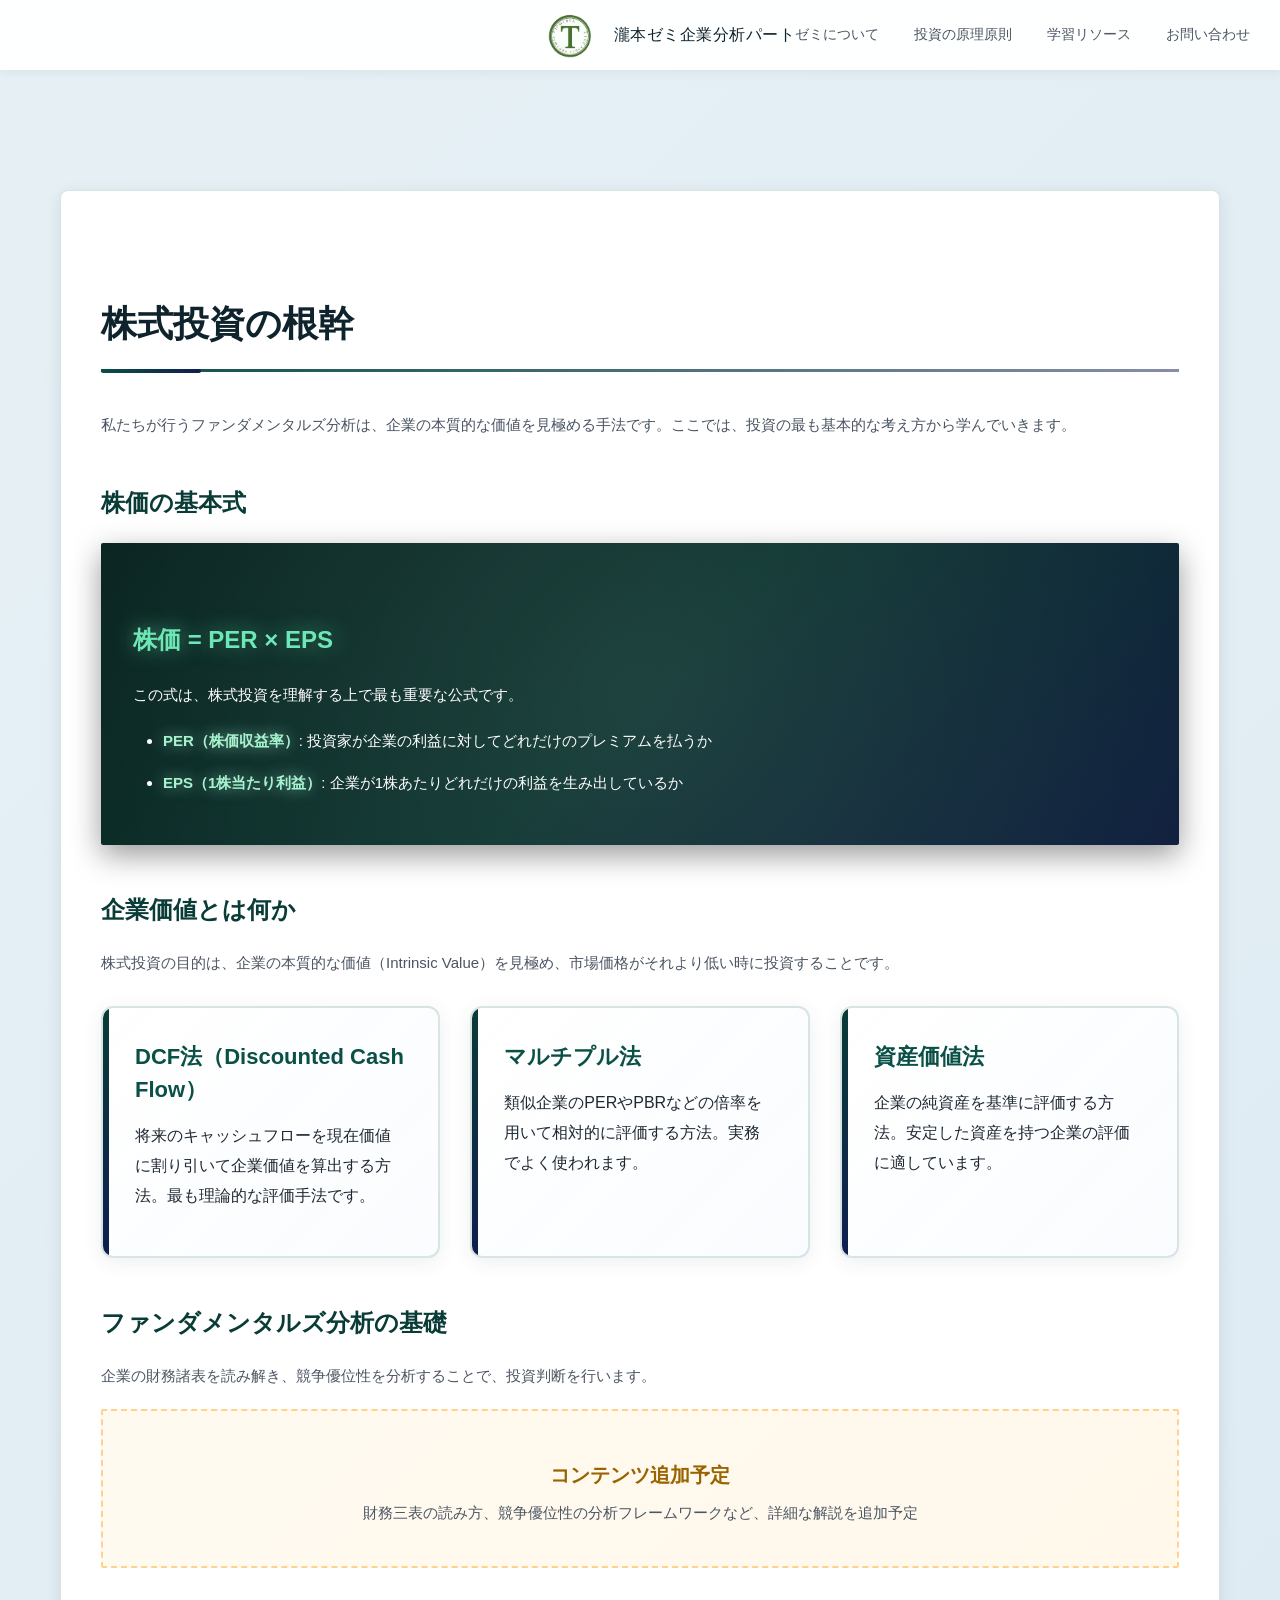
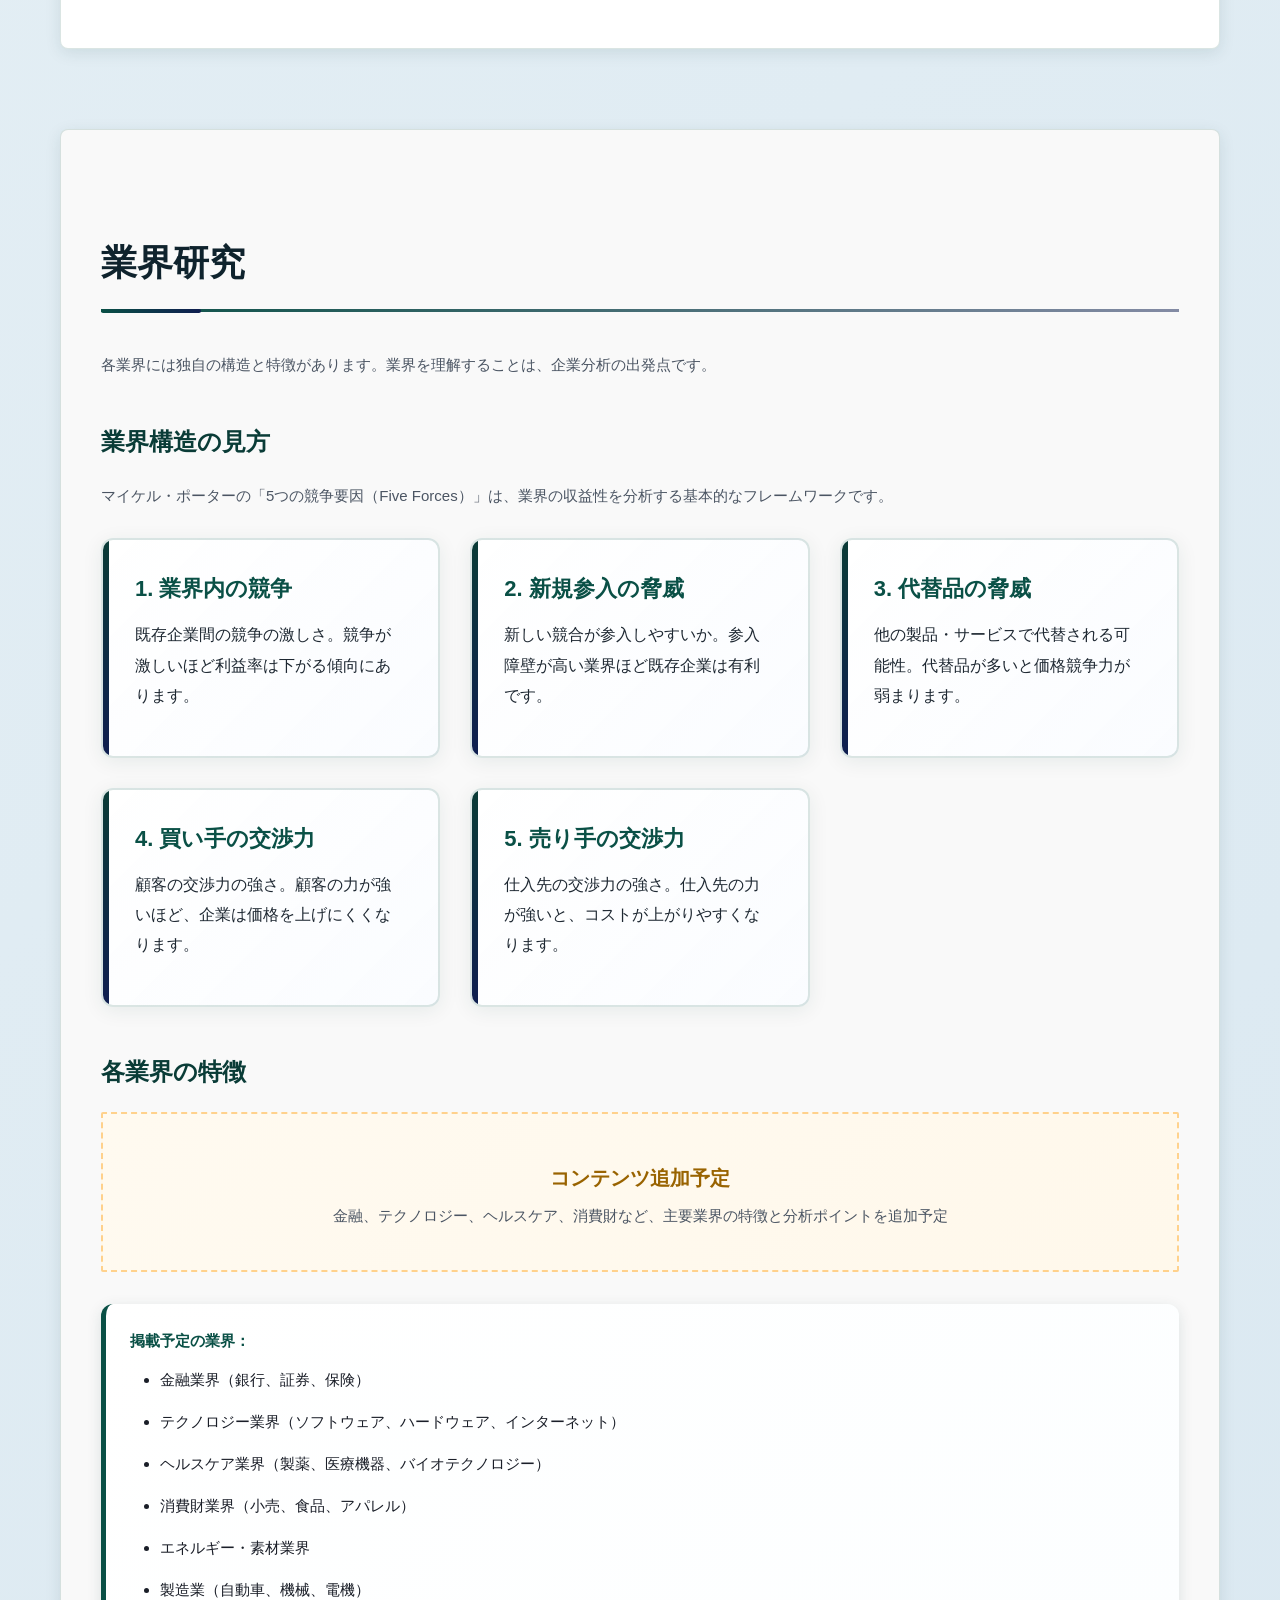
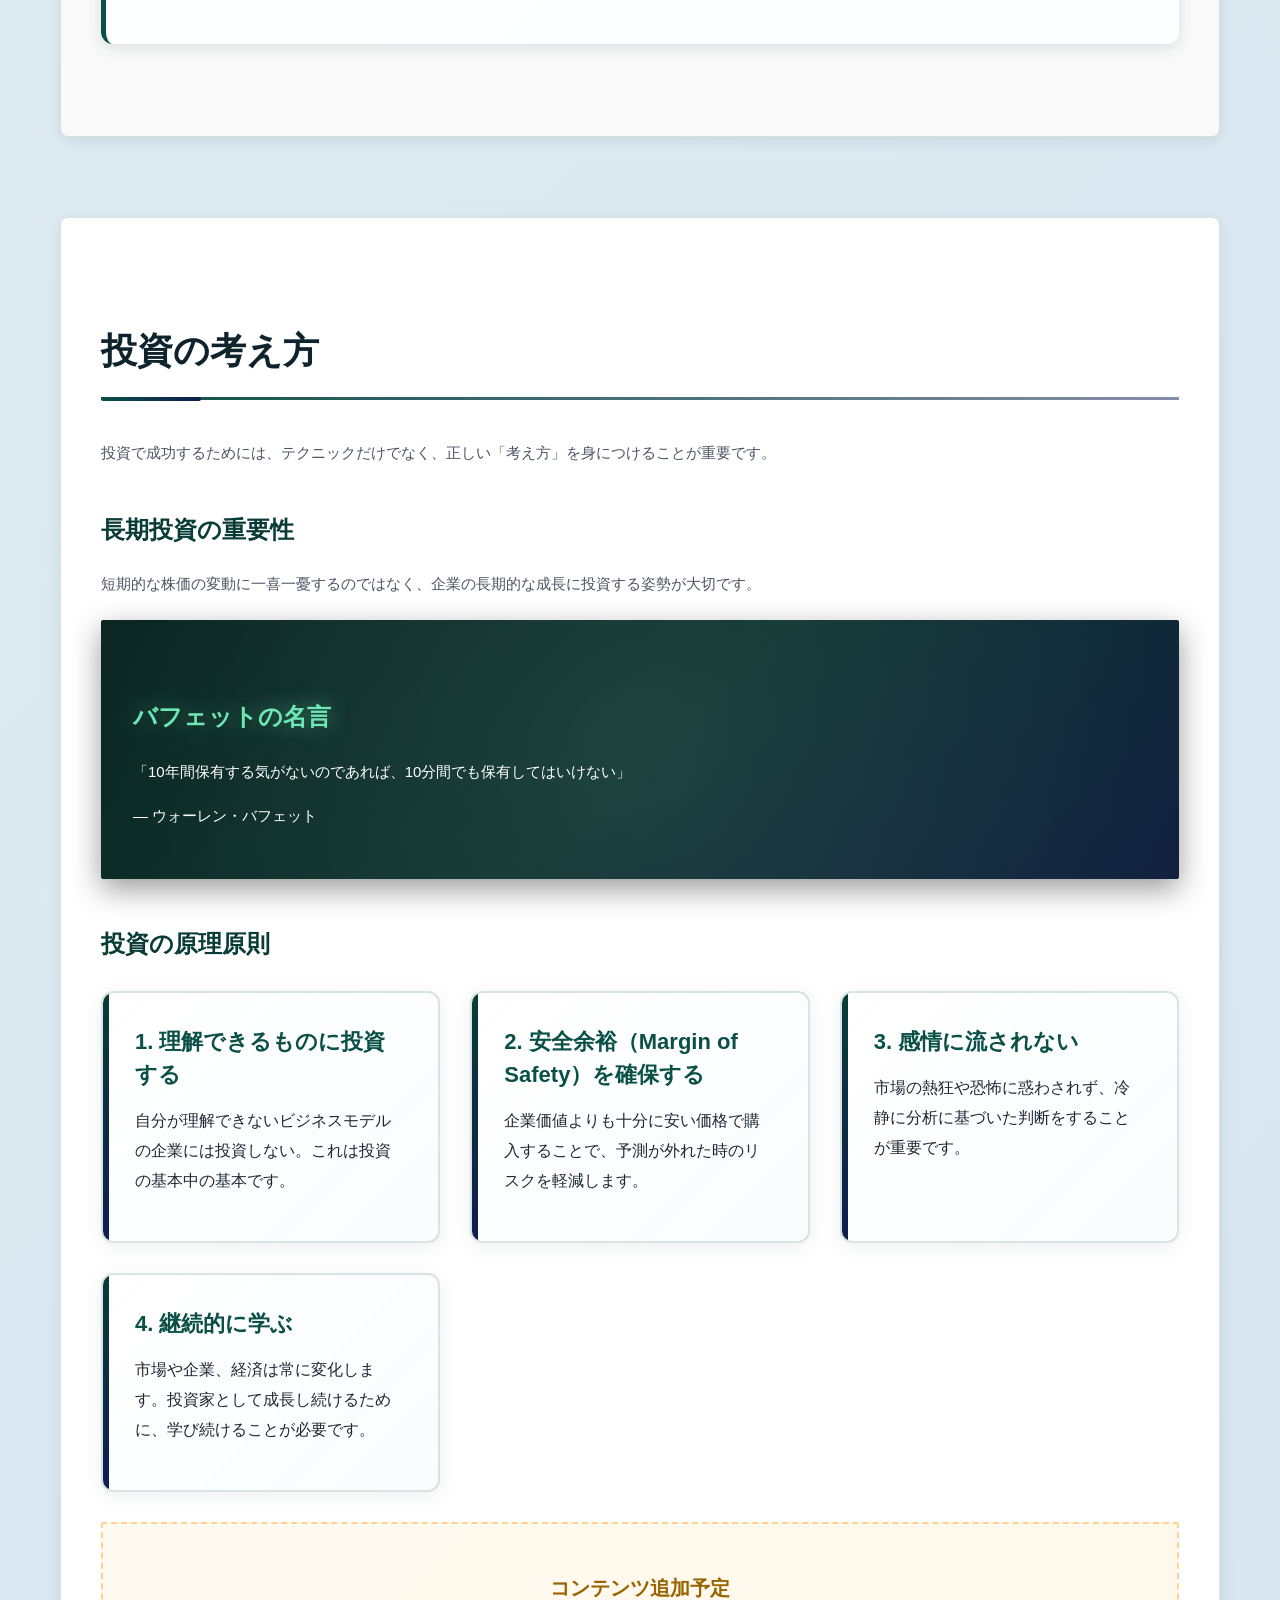
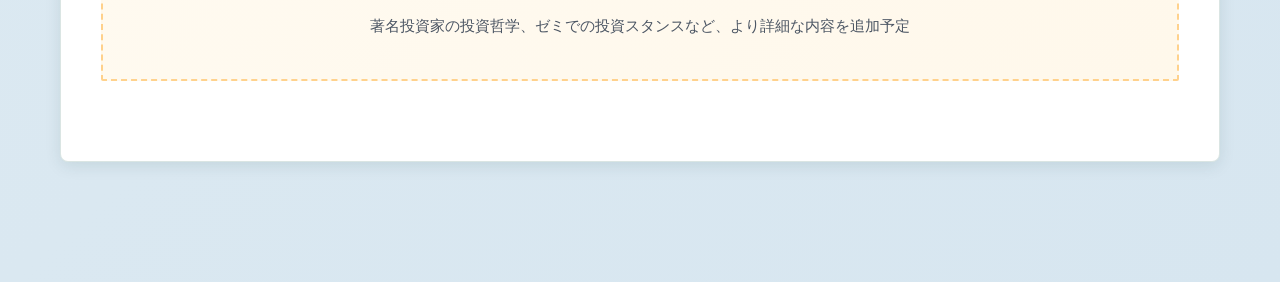
<file: investment.html>
<!DOCTYPE html>
<html lang="ja">
<head>
    <meta charset="UTF-8">
    <meta name="viewport" content="width=device-width, initial-scale=1.0">
    <title>投資の原理原則 | 瀧本ゼミ企業分析パート T＋</title>
    <link rel="stylesheet" href="style.css">
</head>
<body>
    <!-- ヘッダー -->
    <header class="site-header">
        <div class="header-container">
            <a href="index.html" class="header-logo">
                <img src="logo.png" alt="瀧本ゼミ T＋" class="logo-image">
                <span class="logo-text">瀧本ゼミ企業分析パート</span>
            </a>
            <nav class="header-nav">
                <a href="about-seminar.html">ゼミについて</a>
                <a href="investment.html">投資の原理原則</a>
                <a href="resources.html">学習リソース</a>
                <a href="#contact" class="header-cta">お問い合わせ</a>
            </nav>
        </div>
    </header>

    <!-- メインコンテンツ -->
    <main class="main-content">
        <div class="content-inner">
            <!-- 株式投資の根幹 -->
            <section id="fundamentals">
                <h2>株式投資の根幹</h2>

                <p>私たちが行うファンダメンタルズ分析は、企業の本質的な価値を見極める手法です。ここでは、投資の最も基本的な考え方から学んでいきます。</p>

                <h3>株価の基本式</h3>
                <div class="highlight-box">
                    <h3>株価 = PER × EPS</h3>
                    <p>この式は、株式投資を理解する上で最も重要な公式です。</p>
                    <ul>
                        <li><strong>PER（株価収益率）</strong>: 投資家が企業の利益に対してどれだけのプレミアムを払うか</li>
                        <li><strong>EPS（1株当たり利益）</strong>: 企業が1株あたりどれだけの利益を生み出しているか</li>
                    </ul>
                </div>

                <h3>企業価値とは何か</h3>
                <p>株式投資の目的は、企業の本質的な価値（Intrinsic Value）を見極め、市場価格がそれより低い時に投資することです。</p>

                <div class="card-grid">
                    <div class="card">
                        <h4>DCF法（Discounted Cash Flow）</h4>
                        <p>将来のキャッシュフローを現在価値に割り引いて企業価値を算出する方法。最も理論的な評価手法です。</p>
                    </div>

                    <div class="card">
                        <h4>マルチプル法</h4>
                        <p>類似企業のPERやPBRなどの倍率を用いて相対的に評価する方法。実務でよく使われます。</p>
                    </div>

                    <div class="card">
                        <h4>資産価値法</h4>
                        <p>企業の純資産を基準に評価する方法。安定した資産を持つ企業の評価に適しています。</p>
                    </div>
                </div>

                <h3>ファンダメンタルズ分析の基礎</h3>
                <p>企業の財務諸表を読み解き、競争優位性を分析することで、投資判断を行います。</p>

                <div class="placeholder">
                    <h4>コンテンツ追加予定</h4>
                    <p>財務三表の読み方、競争優位性の分析フレームワークなど、詳細な解説を追加予定</p>
                </div>
            </section>

            <!-- 業界研究 -->
            <section id="industry">
                <h2>業界研究</h2>

                <p>各業界には独自の構造と特徴があります。業界を理解することは、企業分析の出発点です。</p>

                <h3>業界構造の見方</h3>
                <p>マイケル・ポーターの「5つの競争要因（Five Forces）」は、業界の収益性を分析する基本的なフレームワークです。</p>

                <div class="card-grid">
                    <div class="card">
                        <h4>1. 業界内の競争</h4>
                        <p>既存企業間の競争の激しさ。競争が激しいほど利益率は下がる傾向にあります。</p>
                    </div>

                    <div class="card">
                        <h4>2. 新規参入の脅威</h4>
                        <p>新しい競合が参入しやすいか。参入障壁が高い業界ほど既存企業は有利です。</p>
                    </div>

                    <div class="card">
                        <h4>3. 代替品の脅威</h4>
                        <p>他の製品・サービスで代替される可能性。代替品が多いと価格競争力が弱まります。</p>
                    </div>

                    <div class="card">
                        <h4>4. 買い手の交渉力</h4>
                        <p>顧客の交渉力の強さ。顧客の力が強いほど、企業は価格を上げにくくなります。</p>
                    </div>

                    <div class="card">
                        <h4>5. 売り手の交渉力</h4>
                        <p>仕入先の交渉力の強さ。仕入先の力が強いと、コストが上がりやすくなります。</p>
                    </div>
                </div>

                <h3>各業界の特徴</h3>

                <div class="placeholder">
                    <h4>コンテンツ追加予定</h4>
                    <p>金融、テクノロジー、ヘルスケア、消費財など、主要業界の特徴と分析ポイントを追加予定</p>
                </div>

                <div class="info-box">
                    <p><strong>掲載予定の業界：</strong></p>
                    <ul>
                        <li>金融業界（銀行、証券、保険）</li>
                        <li>テクノロジー業界（ソフトウェア、ハードウェア、インターネット）</li>
                        <li>ヘルスケア業界（製薬、医療機器、バイオテクノロジー）</li>
                        <li>消費財業界（小売、食品、アパレル）</li>
                        <li>エネルギー・素材業界</li>
                        <li>製造業（自動車、機械、電機）</li>
                    </ul>
                </div>
            </section>

            <!-- 投資の考え方 -->
            <section id="philosophy">
                <h2>投資の考え方</h2>

                <p>投資で成功するためには、テクニックだけでなく、正しい「考え方」を身につけることが重要です。</p>

                <h3>長期投資の重要性</h3>
                <p>短期的な株価の変動に一喜一憂するのではなく、企業の長期的な成長に投資する姿勢が大切です。</p>

                <div class="highlight-box">
                    <h3>バフェットの名言</h3>
                    <p>「10年間保有する気がないのであれば、10分間でも保有してはいけない」</p>
                    <p>— ウォーレン・バフェット</p>
                </div>

                <h3>投資の原理原則</h3>

                <div class="card-grid">
                    <div class="card">
                        <h4>1. 理解できるものに投資する</h4>
                        <p>自分が理解できないビジネスモデルの企業には投資しない。これは投資の基本中の基本です。</p>
                    </div>

                    <div class="card">
                        <h4>2. 安全余裕（Margin of Safety）を確保する</h4>
                        <p>企業価値よりも十分に安い価格で購入することで、予測が外れた時のリスクを軽減します。</p>
                    </div>

                    <div class="card">
                        <h4>3. 感情に流されない</h4>
                        <p>市場の熱狂や恐怖に惑わされず、冷静に分析に基づいた判断をすることが重要です。</p>
                    </div>

                    <div class="card">
                        <h4>4. 継続的に学ぶ</h4>
                        <p>市場や企業、経済は常に変化します。投資家として成長し続けるために、学び続けることが必要です。</p>
                    </div>
                </div>

                <div class="placeholder">
                    <h4>コンテンツ追加予定</h4>
                    <p>著名投資家の投資哲学、ゼミでの投資スタンスなど、より詳細な内容を追加予定</p>
                </div>
            </section>
        </div>
    </main>

    <script src="script.js"></script>
</body>
</html>
</file>
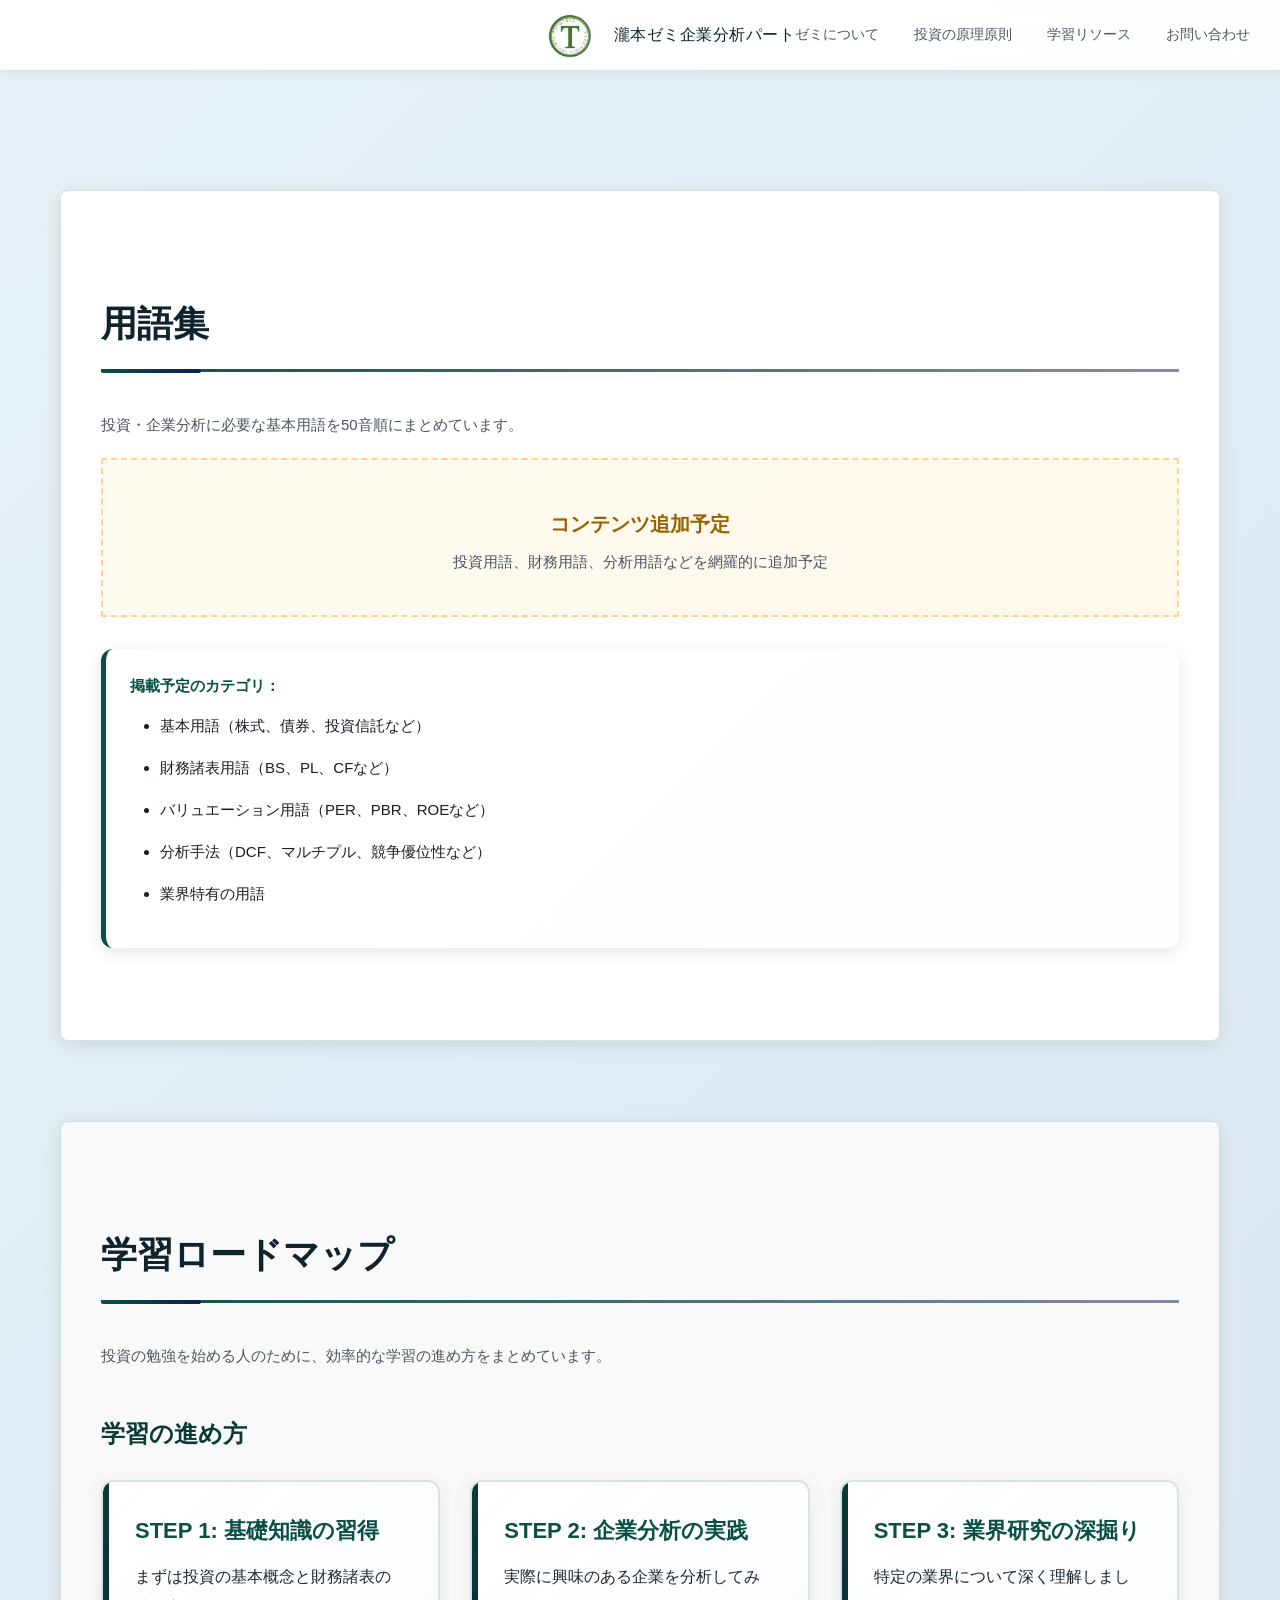
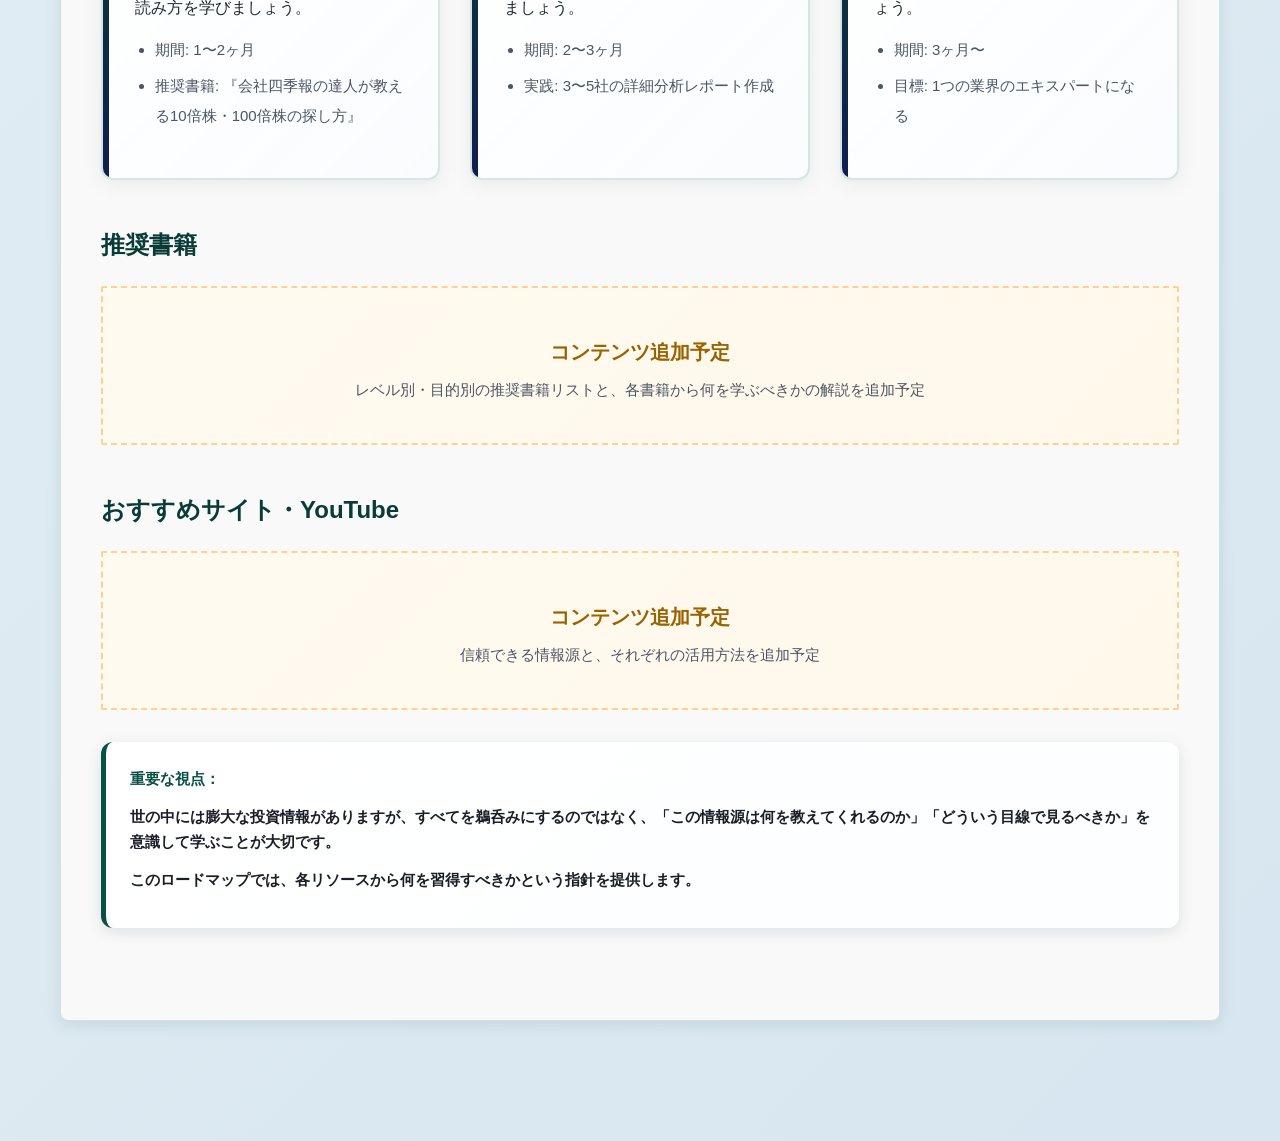
<file: resources.html>
<!DOCTYPE html>
<html lang="ja">
<head>
    <meta charset="UTF-8">
    <meta name="viewport" content="width=device-width, initial-scale=1.0">
    <title>学習リソース | 瀧本ゼミ企業分析パート T＋</title>
    <link rel="stylesheet" href="style.css">
</head>
<body>
    <!-- ヘッダー -->
    <header class="site-header">
        <div class="header-container">
            <a href="index.html" class="header-logo">
                <img src="logo.png" alt="瀧本ゼミ T＋" class="logo-image">
                <span class="logo-text">瀧本ゼミ企業分析パート</span>
            </a>
            <nav class="header-nav">
                <a href="about-seminar.html">ゼミについて</a>
                <a href="investment.html">投資の原理原則</a>
                <a href="resources.html">学習リソース</a>
                <a href="#contact" class="header-cta">お問い合わせ</a>
            </nav>
        </div>
    </header>

    <!-- メインコンテンツ -->
    <main class="main-content">
        <div class="content-inner">
            <!-- 用語集 -->
            <section id="glossary">
                <h2>用語集</h2>

                <p>投資・企業分析に必要な基本用語を50音順にまとめています。</p>

                <div class="placeholder">
                    <h4>コンテンツ追加予定</h4>
                    <p>投資用語、財務用語、分析用語などを網羅的に追加予定</p>
                </div>

                <div class="info-box">
                    <p><strong>掲載予定のカテゴリ：</strong></p>
                    <ul>
                        <li>基本用語（株式、債券、投資信託など）</li>
                        <li>財務諸表用語（BS、PL、CFなど）</li>
                        <li>バリュエーション用語（PER、PBR、ROEなど）</li>
                        <li>分析手法（DCF、マルチプル、競争優位性など）</li>
                        <li>業界特有の用語</li>
                    </ul>
                </div>
            </section>

            <!-- 学習ロードマップ -->
            <section id="roadmap">
                <h2>学習ロードマップ</h2>

                <p>投資の勉強を始める人のために、効率的な学習の進め方をまとめています。</p>

                <h3>学習の進め方</h3>

                <div class="card-grid">
                    <div class="card">
                        <h4>STEP 1: 基礎知識の習得</h4>
                        <p>まずは投資の基本概念と財務諸表の読み方を学びましょう。</p>
                        <ul>
                            <li>期間: 1〜2ヶ月</li>
                            <li>推奨書籍: 『会社四季報の達人が教える10倍株・100倍株の探し方』</li>
                        </ul>
                    </div>

                    <div class="card">
                        <h4>STEP 2: 企業分析の実践</h4>
                        <p>実際に興味のある企業を分析してみましょう。</p>
                        <ul>
                            <li>期間: 2〜3ヶ月</li>
                            <li>実践: 3〜5社の詳細分析レポート作成</li>
                        </ul>
                    </div>

                    <div class="card">
                        <h4>STEP 3: 業界研究の深掘り</h4>
                        <p>特定の業界について深く理解しましょう。</p>
                        <ul>
                            <li>期間: 3ヶ月〜</li>
                            <li>目標: 1つの業界のエキスパートになる</li>
                        </ul>
                    </div>
                </div>

                <h3>推奨書籍</h3>

                <div class="placeholder">
                    <h4>コンテンツ追加予定</h4>
                    <p>レベル別・目的別の推奨書籍リストと、各書籍から何を学ぶべきかの解説を追加予定</p>
                </div>

                <h3>おすすめサイト・YouTube</h3>

                <div class="placeholder">
                    <h4>コンテンツ追加予定</h4>
                    <p>信頼できる情報源と、それぞれの活用方法を追加予定</p>
                </div>

                <div class="info-box">
                    <p><strong>重要な視点：</strong></p>
                    <p>世の中には膨大な投資情報がありますが、すべてを鵜呑みにするのではなく、「この情報源は何を教えてくれるのか」「どういう目線で見るべきか」を意識して学ぶことが大切です。</p>
                    <p>このロードマップでは、各リソースから何を習得すべきかという指針を提供します。</p>
                </div>
            </section>
        </div>
    </main>

    <script src="script.js"></script>
</body>
</html>
</file>
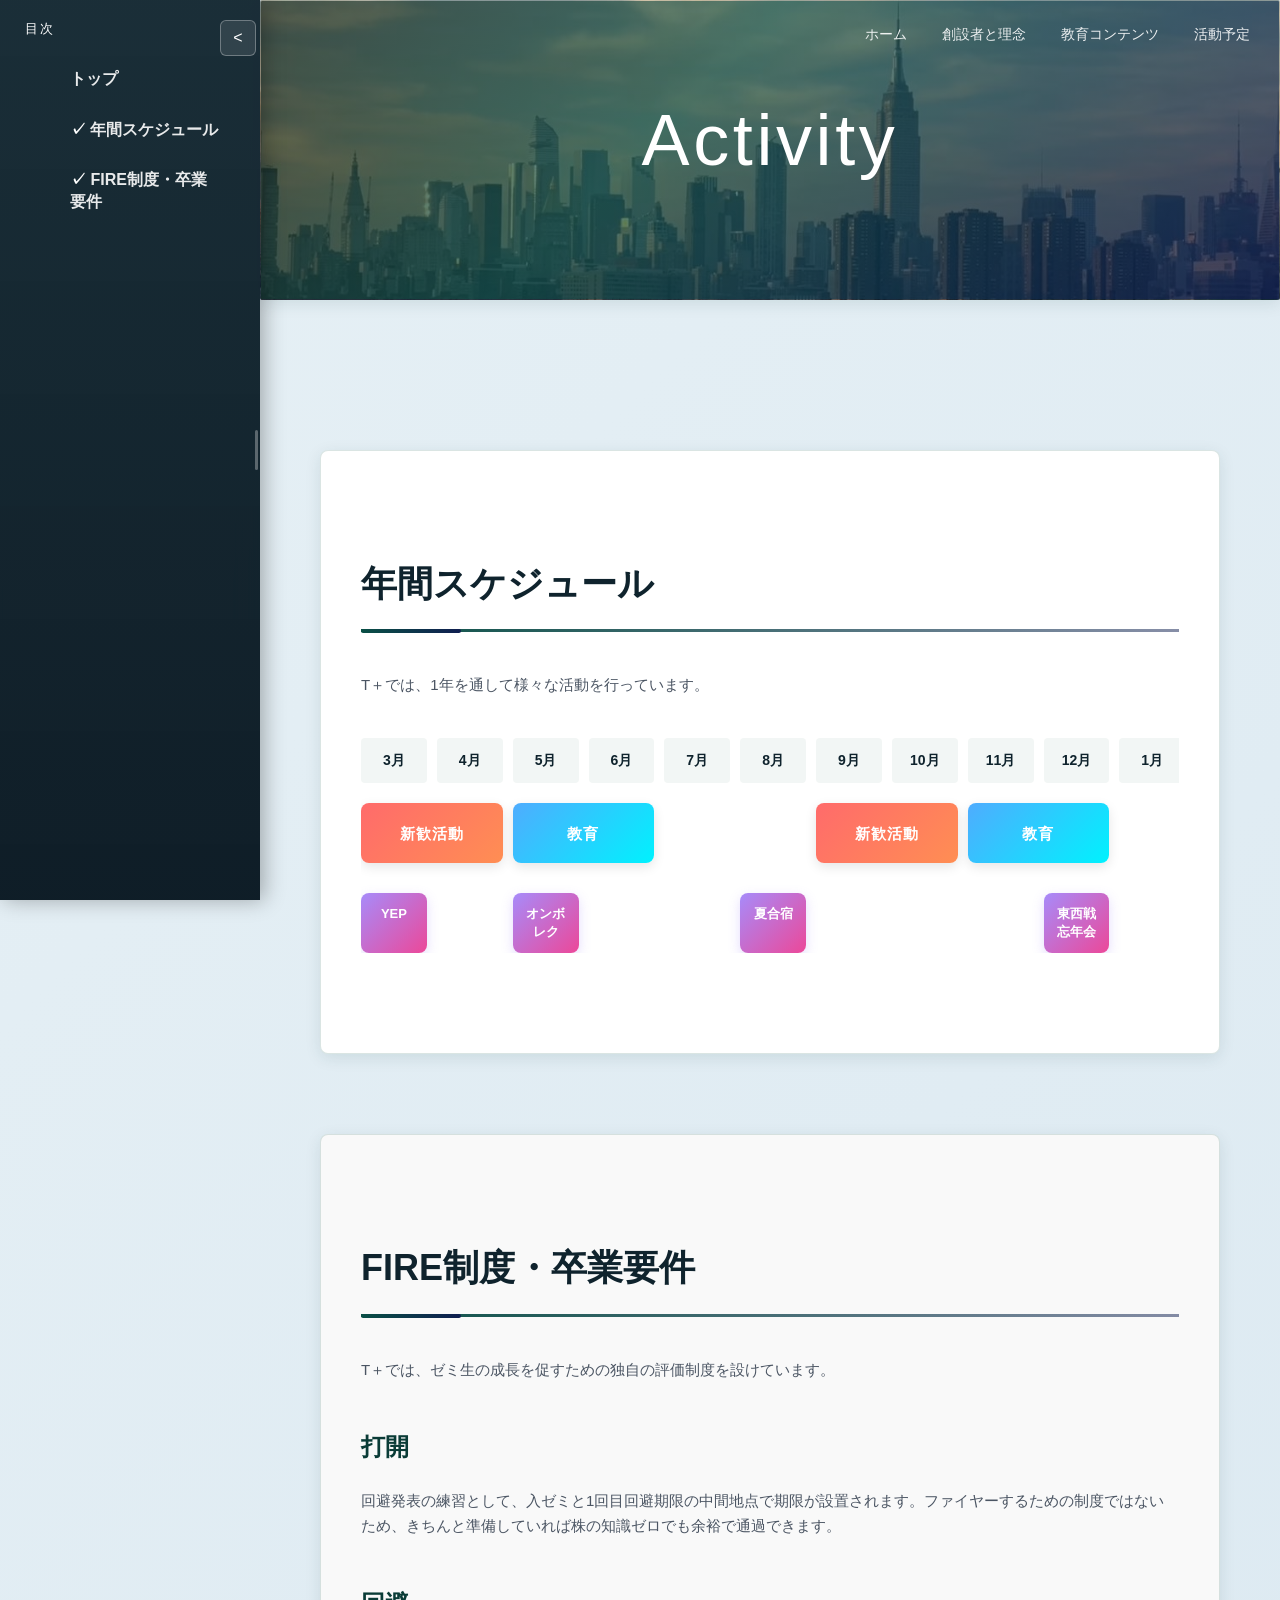
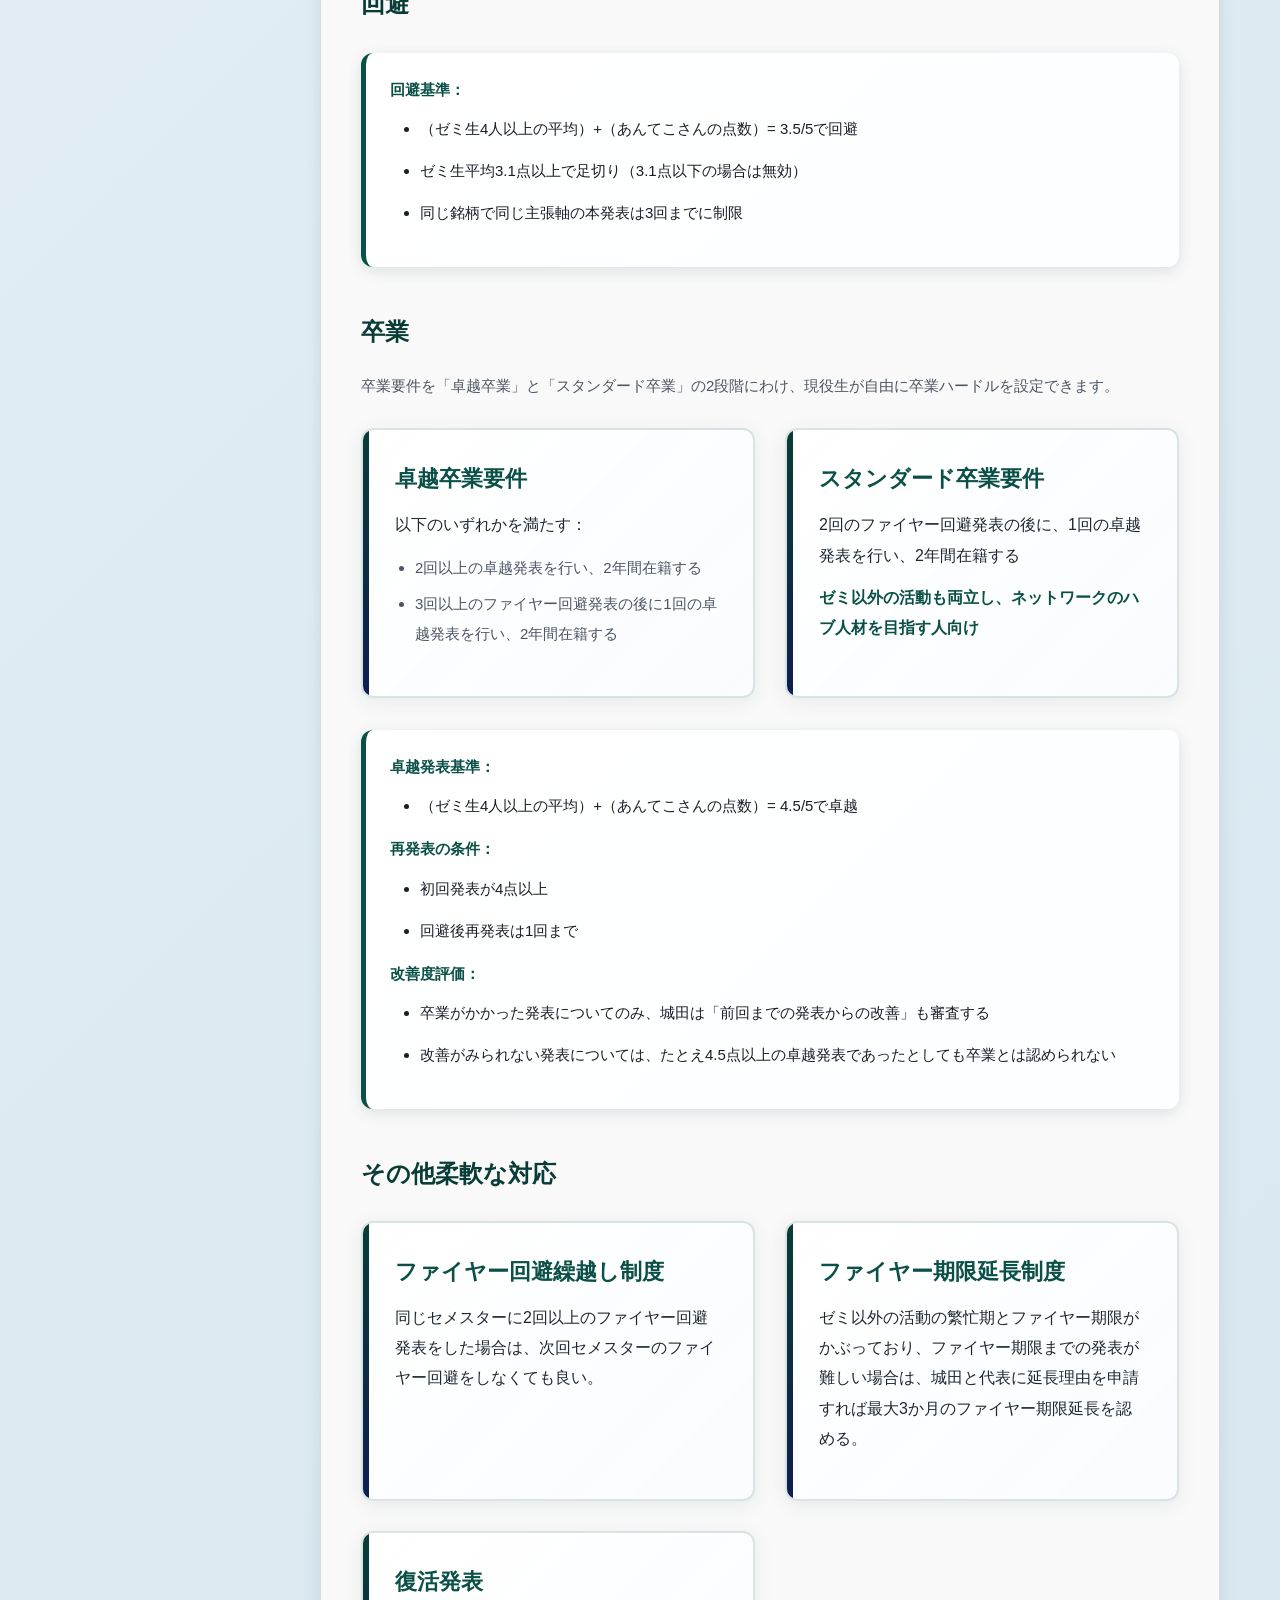
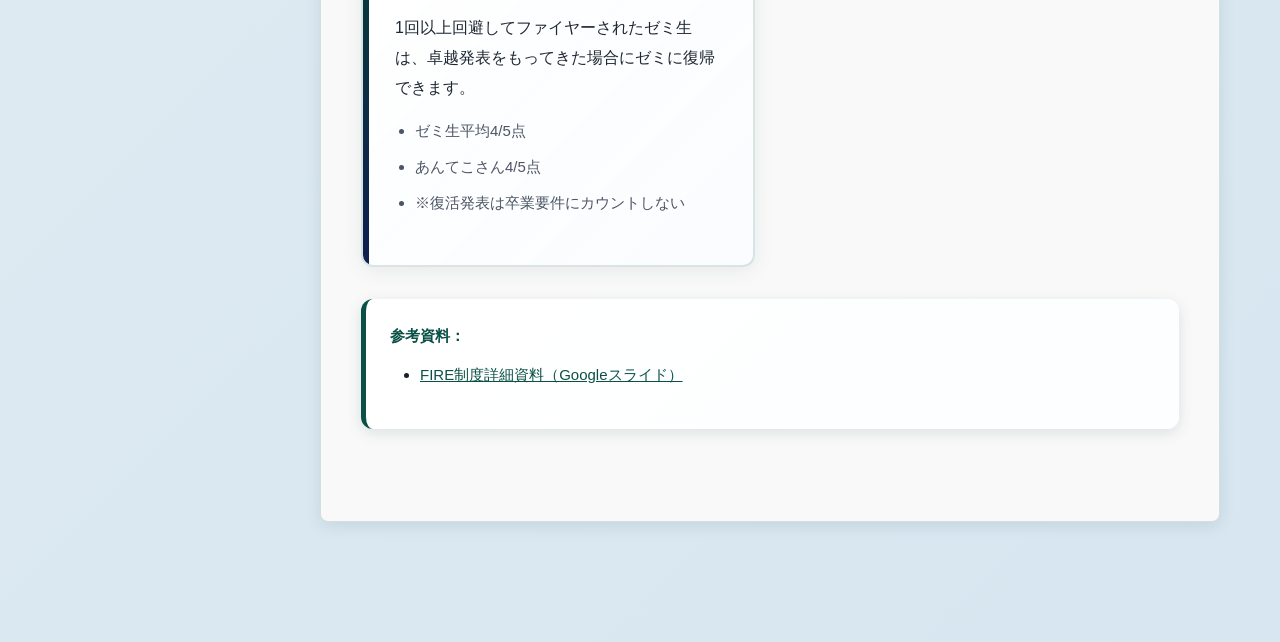
<file: schedule.html>
<!DOCTYPE html>
<html lang="ja">
<head>
    <meta charset="UTF-8">
    <meta name="viewport" content="width=device-width, initial-scale=1.0">
    <title>ゼミについて | 瀧本ゼミ企業分析パート T＋</title>
    <link rel="stylesheet" href="style.css">
</head>
<body>
    <!-- ヘッダー -->
    <header class="site-header header-transparent">
        <div class="header-container">
            <nav class="header-nav">
                <a href="index.html">ホーム</a>
                <a href="about-seminar.html">創設者と理念</a>
                <a href="education.html">教育コンテンツ</a>
                <a href="schedule.html">活動予定</a>
            </nav>
        </div>
    </header>

    <!-- メインコンテンツ -->
    <main class="main-content with-sidebar">
        <!-- サイドバートグルボタン -->
        <button class="sidebar-toggle" id="sidebar-toggle">
            <span class="toggle-arrow">&lt;</span>
        </button>

        <!-- サイドバー -->
        <aside class="sidebar active">
            <div class="sidebar-resizer"></div>
            <h3>目次</h3>
            <nav>
                <ul>
                    <li><a href="#hero">トップ</a></li>
                    <li><a href="#schedule">年間スケジュール</a></li>
                    <li><a href="#fire">FIRE制度・卒業要件</a></li>
                </ul>
            </nav>
        </aside>
        <!-- ページヒーロー -->
        <section class="page-hero" id="hero">
            <div class="page-hero-content">
                <h1>Activity</h1>
            </div>
        </section>

        <div class="content-inner">
            <!-- 年間スケジュール -->
            <section id="schedule">
                <h2>年間スケジュール</h2>

                <p>T＋では、1年を通して様々な活動を行っています。</p>

                <div class="timeline-container">
                    <!-- 月ラベル -->
                    <div class="timeline-months">
                        <div class="month">3月</div>
                        <div class="month">4月</div>
                        <div class="month">5月</div>
                        <div class="month">6月</div>
                        <div class="month">7月</div>
                        <div class="month">8月</div>
                        <div class="month">9月</div>
                        <div class="month">10月</div>
                        <div class="month">11月</div>
                        <div class="month">12月</div>
                        <div class="month">1月</div>
                        <div class="month">2月</div>
                    </div>

                    <!-- 活動バー -->
                    <div class="timeline-activities">
                        <!-- 新歓活動（3-4月） -->
                        <div class="activity-bar activity-shinkan" style="grid-column: 1 / 3;">
                            <span>新歓活動</span>
                        </div>

                        <!-- 教育（5-6月） -->
                        <div class="activity-bar activity-education" style="grid-column: 3 / 5;">
                            <span>教育</span>
                        </div>

                        <!-- 新歓活動（9-10月） -->
                        <div class="activity-bar activity-shinkan" style="grid-column: 7 / 9;">
                            <span>新歓活動</span>
                        </div>

                        <!-- 教育（11-12月） -->
                        <div class="activity-bar activity-education" style="grid-column: 9 / 11;">
                            <span>教育</span>
                        </div>
                    </div>

                    <!-- イベント -->
                    <div class="timeline-events">
                        <div class="event" style="grid-column: 1;">YEP</div>
                        <div class="event" style="grid-column: 3;">オンボレク</div>
                        <div class="event" style="grid-column: 6;">夏合宿</div>
                        <div class="event" style="grid-column: 10;">東西戦<br>忘年会</div>
                        <div class="event" style="grid-column: 12;">冬合宿</div>
                    </div>
                </div>
            </section>

            <!-- FIRE制度・卒業要件 -->
            <section id="fire">
                <h2>FIRE制度・卒業要件</h2>

                <p>T＋では、ゼミ生の成長を促すための独自の評価制度を設けています。</p>

                <h3>打開</h3>
                <p>回避発表の練習として、入ゼミと1回目回避期限の中間地点で期限が設置されます。ファイヤーするための制度ではないため、きちんと準備していれば株の知識ゼロでも余裕で通過できます。</p>

                <h3>回避</h3>
                <div class="info-box">
                    <p><strong>回避基準：</strong></p>
                    <ul>
                        <li>（ゼミ生4人以上の平均）+（あんてこさんの点数）= 3.5/5で回避</li>
                        <li>ゼミ生平均3.1点以上で足切り（3.1点以下の場合は無効）</li>
                        <li>同じ銘柄で同じ主張軸の本発表は3回までに制限</li>
                    </ul>
                </div>

                <h3>卒業</h3>
                <p>卒業要件を「卓越卒業」と「スタンダード卒業」の2段階にわけ、現役生が自由に卒業ハードルを設定できます。</p>

                <div class="card-grid">
                    <div class="card">
                        <h4>卓越卒業要件</h4>
                        <p>以下のいずれかを満たす：</p>
                        <ul>
                            <li>2回以上の卓越発表を行い、2年間在籍する</li>
                            <li>3回以上のファイヤー回避発表の後に1回の卓越発表を行い、2年間在籍する</li>
                        </ul>
                    </div>

                    <div class="card">
                        <h4>スタンダード卒業要件</h4>
                        <p>2回のファイヤー回避発表の後に、1回の卓越発表を行い、2年間在籍する</p>
                        <p><em>ゼミ以外の活動も両立し、ネットワークのハブ人材を目指す人向け</em></p>
                    </div>
                </div>

                <div class="info-box">
                    <p><strong>卓越発表基準：</strong></p>
                    <ul>
                        <li>（ゼミ生4人以上の平均）+（あんてこさんの点数）= 4.5/5で卓越</li>
                    </ul>
                    <p><strong>再発表の条件：</strong></p>
                    <ul>
                        <li>初回発表が4点以上</li>
                        <li>回避後再発表は1回まで</li>
                    </ul>
                    <p><strong>改善度評価：</strong></p>
                    <ul>
                        <li>卒業がかかった発表についてのみ、城田は「前回までの発表からの改善」も審査する</li>
                        <li>改善がみられない発表については、たとえ4.5点以上の卓越発表であったとしても卒業とは認められない</li>
                    </ul>
                </div>

                <h3>その他柔軟な対応</h3>

                <div class="card-grid">
                    <div class="card">
                        <h4>ファイヤー回避繰越し制度</h4>
                        <p>同じセメスターに2回以上のファイヤー回避発表をした場合は、次回セメスターのファイヤー回避をしなくても良い。</p>
                    </div>

                    <div class="card">
                        <h4>ファイヤー期限延長制度</h4>
                        <p>ゼミ以外の活動の繁忙期とファイヤー期限がかぶっており、ファイヤー期限までの発表が難しい場合は、城田と代表に延長理由を申請すれば最大3か月のファイヤー期限延長を認める。</p>
                    </div>

                    <div class="card">
                        <h4>復活発表</h4>
                        <p>1回以上回避してファイヤーされたゼミ生は、卓越発表をもってきた場合にゼミに復帰できます。</p>
                        <ul>
                            <li>ゼミ生平均4/5点</li>
                            <li>あんてこさん4/5点</li>
                            <li>※復活発表は卒業要件にカウントしない</li>
                        </ul>
                    </div>
                </div>

                <div class="info-box">
                    <p><strong>参考資料：</strong></p>
                    <ul>
                        <li><a href="https://docs.google.com/presentation/d/1p8snOK1fEBqLZUEK8IzkrbKrhnxfb6MhTZF2pWhX6y8/edit#slide=id.g1edd7c47d36_1_127" target="_blank" style="color: rgba(10, 80, 70, 1); text-decoration: underline;">FIRE制度詳細資料（Googleスライド）</a></li>
                    </ul>
                </div>
            </section>
        </div>
    </main>

    <!-- ページトップボタン -->
    <button id="back-to-top" class="back-to-top">
        <span>^</span>
    </button>

    <script src="script.js"></script>
</body>
</html>
</file>
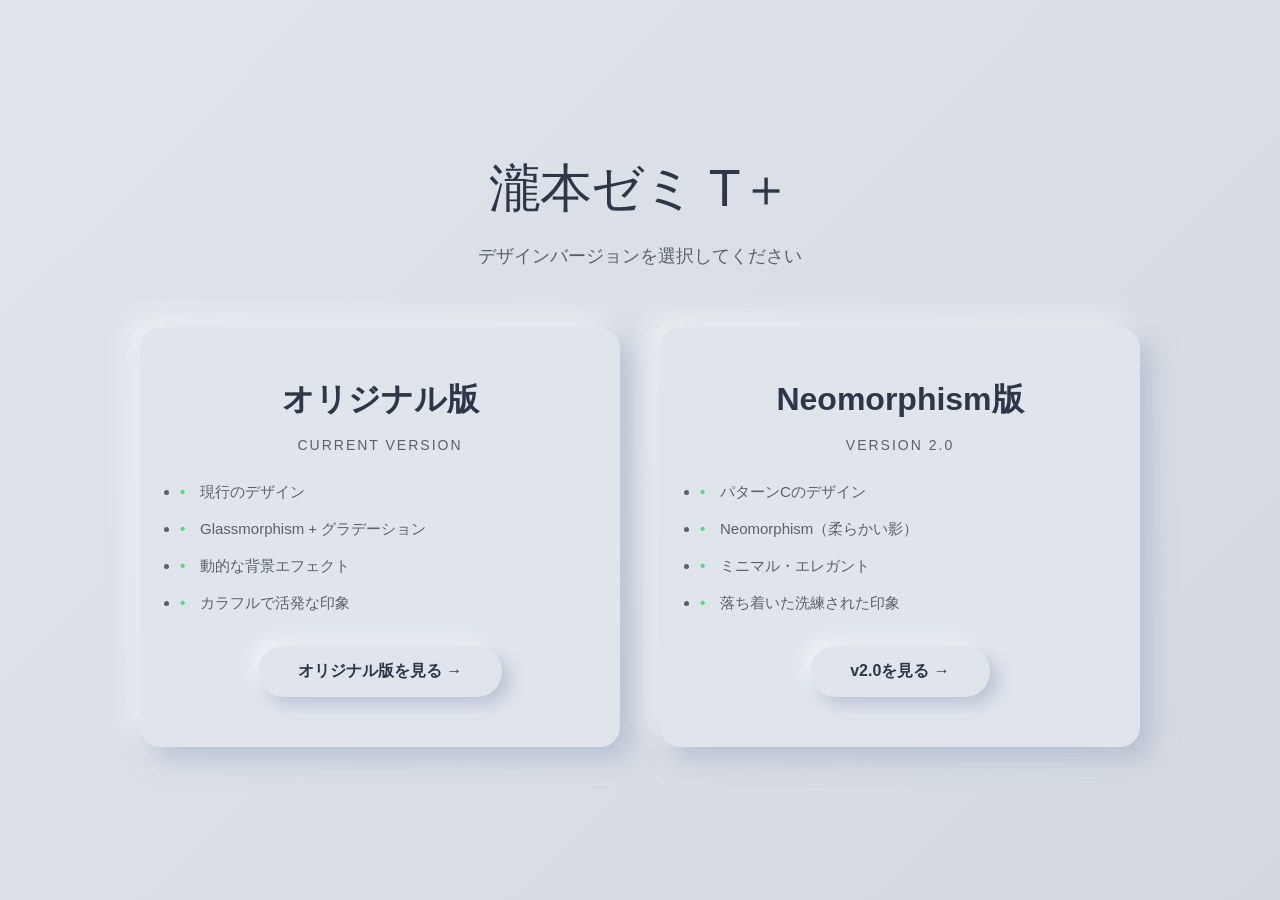
<file: version-select.html>
<!DOCTYPE html>
<html lang="ja">
<head>
    <meta charset="UTF-8">
    <meta name="viewport" content="width=device-width, initial-scale=1.0">
    <title>バージョン選択 | 瀧本ゼミ T＋</title>
    <style>
        * {
            margin: 0;
            padding: 0;
            box-sizing: border-box;
        }

        body {
            font-family: 'Helvetica Neue', Arial, 'Hiragino Sans', sans-serif;
            min-height: 100vh;
            display: flex;
            align-items: center;
            justify-content: center;
            background: linear-gradient(135deg, #e0e5ec 0%, #d4d9e0 100%);
            padding: 40px;
        }

        .container {
            max-width: 1000px;
            width: 100%;
        }

        h1 {
            text-align: center;
            font-size: clamp(32px, 6vw, 52px);
            margin-bottom: 20px;
            color: #2d3748;
            font-weight: 300;
            letter-spacing: -1px;
        }

        .subtitle {
            text-align: center;
            color: #5a6169;
            font-size: 18px;
            margin-bottom: 60px;
        }

        .version-grid {
            display: grid;
            grid-template-columns: repeat(auto-fit, minmax(400px, 1fr));
            gap: 40px;
        }

        .version-card {
            background: #e0e5ec;
            padding: 50px 40px;
            border-radius: 20px;
            text-align: center;
            transition: all 0.3s cubic-bezier(0.34, 1.56, 0.64, 1);
            box-shadow:
                12px 12px 24px rgba(163, 177, 198, 0.6),
                -12px -12px 24px rgba(255, 255, 255, 0.5);
        }

        .version-card:hover {
            transform: translateY(-10px);
            box-shadow:
                16px 16px 32px rgba(163, 177, 198, 0.6),
                -16px -16px 32px rgba(255, 255, 255, 0.5);
        }

        .version-card h2 {
            font-size: 32px;
            margin-bottom: 15px;
            color: #2d3748;
            font-weight: 700;
        }

        .version-label {
            color: #5a6169;
            font-size: 14px;
            text-transform: uppercase;
            letter-spacing: 2px;
            margin-bottom: 25px;
        }

        .version-features {
            color: #5a6169;
            font-size: 15px;
            line-height: 1.8;
            margin-bottom: 30px;
            text-align: left;
        }

        .version-features li {
            margin-bottom: 10px;
            padding-left: 20px;
            position: relative;
        }

        .version-features li::before {
            content: "•";
            position: absolute;
            left: 0;
            color: #4ADE80;
            font-weight: bold;
        }

        .version-button {
            display: inline-block;
            padding: 15px 40px;
            background: #e0e5ec;
            color: #2d3748;
            text-decoration: none;
            border-radius: 50px;
            font-weight: 700;
            font-size: 16px;
            transition: all 0.3s ease;
            box-shadow:
                8px 8px 16px rgba(163, 177, 198, 0.6),
                -8px -8px 16px rgba(255, 255, 255, 0.5);
        }

        .version-button:hover {
            box-shadow:
                12px 12px 24px rgba(163, 177, 198, 0.6),
                -12px -12px 24px rgba(255, 255, 255, 0.5);
            transform: translateY(-3px);
        }

        .version-button:active {
            box-shadow:
                inset 6px 6px 12px rgba(163, 177, 198, 0.6),
                inset -6px -6px 12px rgba(255, 255, 255, 0.5);
            transform: translateY(0);
        }

        @media (max-width: 900px) {
            .version-grid {
                grid-template-columns: 1fr;
            }
        }
    </style>
</head>
<body>
    <div class="container">
        <h1>瀧本ゼミ T＋</h1>
        <p class="subtitle">デザインバージョンを選択してください</p>

        <div class="version-grid">
            <div class="version-card">
                <h2>オリジナル版</h2>
                <p class="version-label">Current Version</p>
                <ul class="version-features">
                    <li>現行のデザイン</li>
                    <li>Glassmorphism + グラデーション</li>
                    <li>動的な背景エフェクト</li>
                    <li>カラフルで活発な印象</li>
                </ul>
                <a href="index.html" class="version-button">オリジナル版を見る →</a>
            </div>

            <div class="version-card">
                <h2>Neomorphism版</h2>
                <p class="version-label">Version 2.0</p>
                <ul class="version-features">
                    <li>パターンCのデザイン</li>
                    <li>Neomorphism（柔らかい影）</li>
                    <li>ミニマル・エレガント</li>
                    <li>落ち着いた洗練された印象</li>
                </ul>
                <a href="index-v2.html" class="version-button">v2.0を見る →</a>
            </div>
        </div>
    </div>
</body>
</html>
</file>
<file: style.css>
:root {
            /* カラーパレット */
            --color-primary: #2D5F4C;
            --color-primary-light: #4A9B7F;
            --color-primary-dark: #1E4535;
            --color-accent: #3A7A5F;
            --color-blue: #2563EB;
            --color-blue-light: #3B82F6;
            --color-cyan: #06B6D4;
            --color-teal: #14B8A6;
            --color-bg-light: #F8FAF9;
            --color-bg-gradient-start: #EFF6F3;
            --color-bg-gradient-end: #E0EDE7;
            --color-text-dark: #1F2937;
            --color-text-medium: #4B5563;
            --color-text-light: #6B7280;
            --color-white: #FFFFFF;
            --color-border: #D5E8DF;

            /* スペーシングスケール（8pxベース） */
            --spacing-xs: 8px;
            --spacing-sm: 16px;
            --spacing-md: 24px;
            --spacing-lg: 32px;
            --spacing-xl: 48px;
            --spacing-2xl: 64px;
            --spacing-3xl: 80px;
        }

        * {
            margin: 0;
            padding: 0;
            box-sizing: border-box;
        }

        body {
            font-family: 'Helvetica Neue', Helvetica, Arial, 'Hiragino Kaku Gothic ProN', 'Hiragino Sans', Meiryo, sans-serif;
            color: #1F2937;
            background: linear-gradient(135deg, rgba(230, 240, 245, 1) 0%, rgba(215, 230, 240, 1) 100%);
            line-height: 1.8;
            overflow-x: hidden;
            font-weight: 400;
        }

        /* ページトランジション */
        .page-transition-overlay {
            position: fixed;
            top: 0;
            left: 0;
            width: 100%;
            height: 100%;
            background: linear-gradient(135deg, rgba(20, 40, 30, 0.98) 0%, rgba(10, 80, 70, 0.95) 40%, rgba(15, 30, 80, 0.98) 100%);
            z-index: 9999;
            pointer-events: none;
            opacity: 1;
            transition: opacity 0.35s cubic-bezier(0.4, 0, 0.2, 1);
        }

        .page-transition-overlay.fade-out {
            opacity: 0;
        }

        /* タイポグラフィ - 大胆なコントラスト */
        h1 {
            font-size: clamp(28px, 5vw, 48px);
            font-weight: 700;
            line-height: 1.2;
            font-family: 'Helvetica Neue', Helvetica, Arial, sans-serif;
        }

        h2 {
            font-size: clamp(22px, 3vw, 28px);
            font-weight: 600;
            line-height: 1.4;
            font-family: 'Helvetica Neue', Helvetica, Arial, sans-serif;
        }

        h3 {
            font-size: clamp(18px, 2.5vw, 22px);
            font-weight: 600;
            line-height: 1.4;
            font-family: 'Helvetica Neue', Helvetica, Arial, sans-serif;
        }

        h4 {
            font-size: clamp(17px, 2vw, 20px);
            font-weight: 500;
            line-height: 1.5;
            font-family: 'Helvetica Neue', Helvetica, Arial, sans-serif;
        }

        h5 {
            font-size: clamp(16px, 1.8vw, 18px);
            font-weight: 500;
            line-height: 1.5;
            font-family: 'Helvetica Neue', Helvetica, Arial, sans-serif;
        }

        /* ========== ヘッダー ========== */
        .site-header {
            position: fixed;
            top: 0;
            left: 0;
            right: 0;
            background: rgba(255, 255, 255, 0.95);
            backdrop-filter: blur(15px);
            z-index: 1100;
            box-shadow: 0 2px 10px rgba(10, 60, 55, 0.08);
            padding: 0;
        }

        .site-header.header-transparent:not(#home-header) {
            background: linear-gradient(135deg, rgba(20, 40, 30, 0.85) 0%, rgba(10, 80, 70, 0.75) 40%, rgba(15, 30, 80, 0.85) 100%), url('hero-bg.jpg') center/cover;
        }

        .header-container {
            max-width: 100%;
            margin: 0;
            padding: 0 30px 0 20px;
            display: flex;
            justify-content: flex-end;
            align-items: center;
            height: 70px;
        }

        #home-header .header-container {
            justify-content: space-between;
        }

        .header-logo {
            display: flex;
            align-items: center;
            gap: 15px;
            text-decoration: none;
            transition: opacity 0.3s;
        }

        .header-logo:hover {
            opacity: 0.8;
        }

        .logo-image {
            height: 45px;
            width: auto;
        }

        .logo-text {
            font-size: 16px;
            font-weight: 400;
            color: rgba(15, 35, 45, 1);
            font-family: 'Helvetica Neue', Helvetica, Arial, sans-serif;
            letter-spacing: 0.5px;
            white-space: nowrap;
        }

        .header-nav {
            display: flex;
            gap: 35px;
            align-items: center;
        }

        .header-nav a {
            text-decoration: none;
            color: #4B5563;
            font-weight: 400;
            font-size: 14px;
            transition: all 0.3s;
            position: relative;
            font-family: 'Helvetica Neue', Helvetica, Arial, sans-serif;
        }

        .header-nav a::after {
            content: '';
            position: absolute;
            bottom: -5px;
            left: 0;
            width: 0;
            height: 2px;
            background: rgba(10, 80, 70, 1);
            transition: width 0.3s;
        }

        .header-nav a:hover {
            color: rgba(10, 80, 70, 1);
        }

        .header-nav a:hover::after {
            width: 100%;
        }

        /* ヘッダー透明版（ホームページ専用） */
        .header-transparent {
            background: transparent !important;
            backdrop-filter: none !important;
            box-shadow: none !important;
            transition: opacity 0.3s ease;
        }

        .header-transparent .logo-text {
            color: white;
        }

        .header-transparent .header-nav a {
            color: rgba(255, 255, 255, 0.9);
        }

        .header-transparent .header-nav a::after {
            background: white;
        }

        .header-transparent .header-nav a:hover {
            color: white;
        }

        /* サイドバー */
        .sidebar {
            position: fixed;
            left: 0;
            top: 0;
            width: 260px;
            height: 100vh;
            background: linear-gradient(180deg, rgba(15, 35, 45, 0.95) 0%, rgba(10, 25, 35, 0.98) 100%);
            backdrop-filter: blur(10px);
            color: white;
            padding: 20px 25px 40px 25px;
            padding-top: 20px;
            overflow-y: auto;
            z-index: 1050;
            box-shadow: 4px 0 20px rgba(0, 0, 0, 0.3);
            display: none;
            transition: transform 0.3s ease;
        }

        .sidebar.active {
            display: block;
            transform: translateX(0);
        }

        .sidebar.active.hidden {
            transform: translateX(-100%);
        }

        .sidebar-toggle {
            position: fixed;
            top: 20px;
            left: 220px;
            width: 36px;
            height: 36px;
            background: rgba(255, 255, 255, 0.1);
            border: 1px solid rgba(255, 255, 255, 0.3);
            border-radius: 6px;
            color: white;
            font-size: 16px;
            cursor: pointer;
            display: flex;
            align-items: center;
            justify-content: center;
            transition: left 0.3s ease, background 0.3s ease, transform 0.3s ease;
            z-index: 1101;
        }

        .sidebar-toggle:hover {
            background: rgba(255, 255, 255, 0.2);
            border-color: rgba(255, 255, 255, 0.5);
            transform: scale(1.1);
        }

        .sidebar-toggle .toggle-arrow {
            line-height: 1;
            transition: transform 0.3s;
        }

        /* サイドバーが閉じている時のボタン */
        body.sidebar-closed .sidebar-toggle {
            left: 20px;
            background: rgba(10, 80, 70, 0.95);
            border-color: rgba(10, 80, 70, 1);
            box-shadow: 0 4px 12px rgba(0, 0, 0, 0.3);
        }

        .sidebar-resizer {
            position: absolute;
            right: 0;
            top: 0;
            width: 8px;
            height: 100%;
            cursor: col-resize;
            background: transparent;
            transition: background 0.2s;
            z-index: 100;
        }

        .sidebar-resizer:hover {
            background: rgba(100, 200, 180, 0.3);
        }

        .sidebar-resizer::after {
            content: '';
            position: absolute;
            right: 2px;
            top: 50%;
            transform: translateY(-50%);
            width: 3px;
            height: 40px;
            background: rgba(255, 255, 255, 0.3);
            border-radius: 2px;
        }

        .sidebar h3 {
            font-size: 13px;
            color: rgba(255, 255, 255, 0.6);
            margin-bottom: 20px;
            text-transform: uppercase;
            letter-spacing: 2px;
            font-weight: 400;
        }

        .sidebar nav ul {
            list-style: none;
        }

        .sidebar nav li {
            margin-bottom: 8px;
        }

        .sidebar nav a {
            color: rgba(255, 255, 255, 0.9);
            text-decoration: none;
            font-size: 16px;
            display: block;
            padding: 10px 15px;
            border-radius: 8px;
            transition: all 0.3s;
            font-weight: 600;
            line-height: 1.4;
        }

        .sidebar nav a:hover {
            background-color: rgba(10, 80, 70, 0.4);
            color: white;
        }

        .sidebar nav a.active {
            background-color: rgba(15, 30, 80, 0.6);
            color: white;
            font-weight: 500;
        }

        .nav-parent {
            position: relative;
        }

        .nav-toggle {
            cursor: pointer;
            display: flex;
            justify-content: space-between;
            align-items: center;
        }

        .toggle-icon {
            font-size: 10px;
            transition: transform 0.3s;
            margin-left: 5px;
        }

        .nav-parent.collapsed .toggle-icon {
            transform: rotate(-90deg);
        }

        .nav-submenu {
            list-style: none;
            margin-left: 15px;
            margin-top: 5px;
            margin-bottom: 5px;
            max-height: none;
            overflow: visible;
            opacity: 1;
        }

        .nav-submenu li {
            margin-bottom: 5px;
        }

        .sidebar .nav-submenu a {
            font-size: 10px !important;
            padding: 6px 12px;
            color: rgba(255, 255, 255, 0.65);
            font-weight: 300;
        }


        /* メインコンテンツ */
        .main-content {
            margin-left: 0;
            padding: 0;
            max-width: 100%;
            margin-top: 70px;
        }

        .main-content-home {
            margin-top: 0;
        }

        .main-content.with-sidebar {
            margin-left: 260px;
            margin-top: 70px;
            transition: margin-left 0.3s ease;
        }

        .main-content.with-sidebar.sidebar-closed {
            margin-left: 0;
            margin-top: 70px;
        }

        .content-inner {
            padding: 40px 60px;
            max-width: 1400px;
            margin: 0 auto;
        }

        /* ページヒーロー */
        .page-hero {
            position: relative;
            height: 33vh;
            min-height: 300px;
            background: url('hero-bg.jpg') center/cover;
            display: flex;
            align-items: center;
            justify-content: center;
            overflow: hidden;
            margin-top: -70px;
        }

        .with-sidebar .page-hero {
            margin-left: 0;
            width: 100%;
        }

        .with-sidebar.sidebar-closed .page-hero {
            margin-left: 0;
            width: 100%;
            margin-top: -70px;
        }

        .page-hero::before {
            content: '';
            position: absolute;
            top: 0;
            left: 0;
            right: 0;
            bottom: 0;
            background: linear-gradient(135deg, rgba(20, 40, 30, 0.7) 0%, rgba(10, 80, 70, 0.65) 40%, rgba(15, 30, 80, 0.7) 100%);
            z-index: 1;
        }

        .page-hero-content {
            position: relative;
            z-index: 2;
            text-align: center;
        }

        .page-hero h1 {
            font-size: clamp(40px, 8vw, 72px);
            font-weight: 200;
            color: white;
            margin-bottom: 20px;
            letter-spacing: 0.05em;
        }

        .page-hero p {
            font-size: clamp(14px, 2vw, 18px);
            color: rgba(255, 255, 255, 0.8);
            font-weight: 300;
            letter-spacing: 3px;
            text-transform: uppercase;
        }

        /* ヒーローセクション */
        .hero-section {
            position: relative;
            height: 100vh;
            background: url('hero-bg.jpg') center/cover;
            display: flex;
            align-items: center;
            justify-content: flex-start;
            padding: 100px 80px 0;
            overflow: hidden;
        }

        .hero-section::before {
            content: '';
            position: absolute;
            top: 0;
            left: 0;
            right: 0;
            bottom: 0;
            background: linear-gradient(135deg, rgba(20, 40, 30, 0.7) 0%, rgba(10, 80, 70, 0.65) 40%, rgba(15, 30, 80, 0.7) 100%);
            z-index: 1;
        }

        .hero-title-wrapper {
            position: relative;
            z-index: 2;
        }

        .hero-main-title {
            font-size: clamp(80px, 15vw, 180px);
            font-weight: 200;
            color: white;
            line-height: 1;
            margin-bottom: 20px;
            text-shadow: 0 10px 40px rgba(0, 0, 0, 0.5);
            letter-spacing: 0.02em;
            font-family: 'Helvetica Neue', Helvetica, Arial, sans-serif;
        }

        .hero-subtitle-text {
            font-size: clamp(14px, 1.5vw, 18px);
            color: rgba(255, 255, 255, 0.7);
            font-weight: 300;
            letter-spacing: 4px;
            text-transform: uppercase;
            font-family: 'Helvetica Neue', Helvetica, Arial, sans-serif;
        }

        .scroll-indicator {
            position: absolute;
            bottom: 40px;
            left: 50%;
            transform: translateX(-50%);
            z-index: 3;
            text-align: center;
            animation: bounce 2s infinite;
        }

        .scroll-indicator p {
            color: rgba(255, 255, 255, 0.6);
            font-size: 10px;
            margin-bottom: 12px;
            font-weight: 300;
            letter-spacing: 3px;
            font-family: 'Helvetica Neue', Helvetica, Arial, sans-serif;
        }

        .scroll-arrow {
            width: 30px;
            height: 30px;
            border-left: 3px solid white;
            border-bottom: 3px solid white;
            transform: rotate(-45deg);
            margin: 0 auto;
        }

        @keyframes bounce {
            0%, 100% {
                transform: translateX(-50%) translateY(0);
            }
            50% {
                transform: translateX(-50%) translateY(-10px);
            }
        }

        /* メッセージセクション */
        .message-section {
            padding: 100px 80px 120px;
            background: linear-gradient(135deg, rgba(10, 15, 20, 1) 0%, rgba(5, 10, 15, 1) 100%);
            position: relative;
            overflow: hidden;
        }

        .message-section::before {
            content: '';
            position: absolute;
            top: 0;
            left: 0;
            right: 0;
            bottom: 0;
            background:
                radial-gradient(circle at 30% 40%, rgba(20, 184, 166, 0.08) 0%, transparent 50%),
                radial-gradient(circle at 70% 60%, rgba(37, 99, 235, 0.08) 0%, transparent 50%);
            pointer-events: none;
        }

        .message-content {
            max-width: 1100px;
            margin: 0 auto;
            text-align: center;
            position: relative;
            z-index: 1;
        }

        .message-title {
            font-size: clamp(48px, 7vw, 72px);
            font-weight: 800;
            background: linear-gradient(90deg, #4ADE80 0%, #22D3EE 50%, #3B82F6 100%);
            -webkit-background-clip: text;
            -webkit-text-fill-color: transparent;
            background-clip: text;
            margin-bottom: var(--spacing-2xl);
            letter-spacing: 0.03em;
            font-family: 'Helvetica Neue', Helvetica, Arial, sans-serif;
            line-height: 1.2;
            filter: drop-shadow(0 6px 30px rgba(0, 0, 0, 0.5));
        }

        .message-text {
            display: flex;
            flex-direction: column;
            gap: 25px;
        }

        .message-text p {
            font-size: clamp(14px, 1.5vw, 16px);
            color: rgba(255, 255, 255, 0.8);
            line-height: 1.8;
            font-weight: 400;
            letter-spacing: 0.02em;
            font-family: 'Helvetica Neue', Helvetica, Arial, sans-serif;
        }

        .message-text p:last-child {
            margin-top: 5px;
            font-weight: 400;
            color: rgba(255, 255, 255, 0.8);
            font-size: clamp(14px, 1.5vw, 16px);
        }

        @media (max-width: 768px) {
            .message-section {
                padding: 60px 30px;
            }

            .message-title {
                margin-bottom: 35px;
            }

            .message-text {
                gap: 15px;
            }
        }

        /* ゼミ生の責務セクション */
        .responsibility-section {
            margin-top: 80px;
            max-width: 1100px;
            margin-left: auto;
            margin-right: auto;
            position: relative;
            z-index: 1;
        }

        .responsibility-title {
            text-align: center;
            font-size: clamp(36px, 5vw, 48px);
            font-weight: 800;
            background: linear-gradient(90deg, #4ADE80 0%, #22D3EE 50%, #3B82F6 100%);
            -webkit-background-clip: text;
            -webkit-text-fill-color: transparent;
            background-clip: text;
            margin-bottom: var(--spacing-xl);
            letter-spacing: 0.05em;
            font-family: 'Helvetica Neue', Helvetica, Arial, sans-serif;
            filter: drop-shadow(0 6px 30px rgba(0, 0, 0, 0.5));
        }

        .responsibility-content {
            display: grid;
            grid-template-columns: repeat(3, 1fr);
            gap: 30px;
        }

        .responsibility-item {
            background: rgba(255, 255, 255, 0.08);
            backdrop-filter: blur(15px);
            padding: 40px 30px;
            border-radius: 12px;
            border: 1px solid rgba(255, 255, 255, 0.15);
            transition: all 0.4s cubic-bezier(0.4, 0, 0.2, 1);
            position: relative;
            overflow: hidden;
        }

        .responsibility-item::before {
            content: '';
            position: absolute;
            top: 0;
            left: 0;
            right: 0;
            height: 3px;
            background: linear-gradient(90deg, #4ADE80 0%, #22D3EE 100%);
            opacity: 0;
            transition: opacity 0.4s;
        }

        .responsibility-item:hover::before {
            opacity: 1;
        }

        .responsibility-item:hover {
            transform: translateY(-10px);
            background: rgba(255, 255, 255, 0.12);
            border-color: rgba(255, 255, 255, 0.25);
            box-shadow: 0 20px 50px rgba(0, 0, 0, 0.4);
        }

        .responsibility-item h3 {
            color: white;
            font-size: 22px;
            font-weight: 600;
            margin: 0 0 15px 0;
            text-align: center;
            letter-spacing: 0.03em;
            font-family: 'Helvetica Neue', Helvetica, Arial, sans-serif;
        }

        .responsibility-item p {
            color: rgba(255, 255, 255, 0.8);
            font-size: 15px;
            line-height: 1.8;
            margin: 0;
            text-align: center;
            font-family: 'Helvetica Neue', Helvetica, Arial, sans-serif;
        }

        @media (max-width: 1024px) {
            .responsibility-section {
                margin-top: 60px;
            }

            .responsibility-content {
                grid-template-columns: 1fr;
                gap: 20px;
            }

            .responsibility-item {
                padding: 30px 25px;
            }
        }

        @media (max-width: 768px) {
            .responsibility-section {
                margin-top: 50px;
            }

            .responsibility-title {
                margin-bottom: 35px;
            }

            .responsibility-item {
                padding: 25px 20px;
            }

            .responsibility-item h3 {
                font-size: 20px;
            }

            .responsibility-item p {
                font-size: 14px;
            }
        }

        /* ナビゲーション（Exploreセクション） */
        .nav-explore {
            margin-top: 80px;
            max-width: 1200px;
            margin-left: auto;
            margin-right: auto;
        }

        .nav-explore h2 {
            text-align: center;
            color: white;
            font-size: clamp(36px, 6vw, 56px);
            font-weight: 200;
            margin-bottom: 20px;
            letter-spacing: 0.05em;
            font-family: 'Helvetica Neue', Helvetica, Arial, sans-serif;
        }

        @media (max-width: 768px) {
            .nav-explore {
                margin-top: 50px;
            }
        }

        /* プロフィールセクション */
        .profile-section {
            padding: 0 !important;
            margin-bottom: 0 !important;
            background: none !important;
            border: none !important;
            box-shadow: none !important;
        }

        .profile-container {
            display: flex;
            min-height: 600px;
        }

        .profile-left {
            flex: 0.8;
            background: linear-gradient(135deg, rgba(25, 45, 50, 1) 0%, rgba(20, 35, 40, 1) 100%);
            display: flex;
            flex-direction: column;
        }

        .profile-image {
            flex: 1;
            display: flex;
            align-items: center;
            justify-content: center;
            padding: 40px 40px 20px 40px;
        }

        .profile-image img {
            max-width: 100%;
            max-height: 100%;
            object-fit: contain;
            filter: grayscale(100%);
        }

        .profile-books {
            padding: 20px 30px 40px 30px;
            background: transparent;
            border-top: none;
        }

        .profile-books .book-grid {
            display: flex;
            justify-content: center;
            gap: 20px;
        }

        .profile-books .book-cover {
            width: 100px;
            height: auto;
            transition: all 0.3s ease;
        }

        .profile-books .book-cover:hover {
            transform: translateY(-5px);
        }

        .profile-content {
            flex: 1.2;
            background: linear-gradient(135deg, rgba(25, 45, 50, 1) 0%, rgba(20, 35, 40, 1) 100%);
            padding: 60px 50px;
            display: flex;
            flex-direction: column;
            justify-content: center;
        }

        .profile-name {
            font-size: clamp(80px, 10vw, 120px);
            font-weight: 900;
            background: linear-gradient(135deg, #4ADE80 0%, #22D3EE 50%, #818CF8 100%);
            -webkit-background-clip: text;
            -webkit-text-fill-color: transparent;
            background-clip: text;
            margin: 0 0 15px 0;
            letter-spacing: 0.05em;
            font-family: 'Helvetica Neue', Helvetica, Arial, 'Hiragino Kaku Gothic ProN', 'Hiragino Sans', sans-serif;
        }

        .profile-name-en {
            font-size: clamp(16px, 2vw, 20px);
            color: rgba(255, 255, 255, 0.7);
            margin: 0 0 30px 0;
            font-weight: 300;
            letter-spacing: 0.05em;
            font-family: 'Helvetica Neue', Helvetica, Arial, sans-serif;
        }

        .profile-role {
            font-size: clamp(16px, 1.8vw, 18px);
            color: rgba(255, 255, 255, 0.9);
            margin: 0 0 40px 0;
            font-weight: 400;
            letter-spacing: 0.05em;
            font-family: 'Helvetica Neue', Helvetica, Arial, 'Hiragino Kaku Gothic ProN', 'Hiragino Sans', sans-serif;
        }

        .profile-text {
            color: rgba(255, 255, 255, 0.85);
            font-size: clamp(14px, 1.5vw, 16px);
            line-height: 2;
            font-weight: 400;
            letter-spacing: 0.03em;
            font-family: 'Helvetica Neue', Helvetica, Arial, 'Hiragino Kaku Gothic ProN', 'Hiragino Sans', sans-serif;
        }

        .profile-text p {
            margin: 0;
            color: rgba(255, 255, 255, 0.85);
        }

        @media (max-width: 1024px) {
            .profile-container {
                min-height: 500px;
            }

            .profile-content {
                padding: 60px 40px;
            }
        }

        @media (max-width: 768px) {
            .profile-container {
                flex-direction: column;
                min-height: auto;
            }

            .profile-left {
                flex: none;
            }

            .profile-image {
                padding: 30px 20px 20px 20px;
            }

            .profile-books {
                padding: 20px;
            }

            .profile-books .book-cover {
                width: 80px;
            }

            .profile-content {
                padding: 50px 30px;
            }
        }

        /* 発表までの流れセクション */
        .flow-section {
            background: linear-gradient(135deg, rgba(245, 250, 252, 1) 0%, rgba(240, 248, 252, 1) 100%) !important;
        }

        .flow-intro {
            text-align: center;
            font-size: 16px;
            color: #6B7280;
            margin-bottom: var(--spacing-xl);
        }

        .flow-diagram {
            display: grid;
            grid-template-columns: 280px 1fr;
            gap: 40px;
            margin-top: 40px;
        }

        .flow-vertical {
            display: flex;
            flex-direction: column;
            gap: 15px;
        }

        .flow-step {
            background: linear-gradient(135deg, rgba(14, 165, 233, 0.9) 0%, rgba(6, 182, 212, 0.9) 100%);
            padding: 25px 20px;
            border-radius: 12px;
            box-shadow: 0 4px 12px rgba(14, 165, 233, 0.3);
        }

        .flow-step h3 {
            color: white;
            font-size: 20px;
            font-weight: 600;
            margin: 0;
            text-align: center;
            letter-spacing: 0.05em;
        }

        .flow-sources {
            display: flex;
            flex-wrap: wrap;
            gap: 8px;
            margin-top: 15px;
            justify-content: center;
        }

        .flow-sources span {
            background: rgba(255, 255, 255, 0.25);
            color: white;
            padding: 6px 12px;
            border-radius: 6px;
            font-size: 12px;
            font-weight: 500;
        }

        .flow-arrow-down {
            text-align: center;
            color: rgba(14, 165, 233, 1);
            font-size: 32px;
            font-weight: 300;
            line-height: 1;
        }

        .flow-research {
            display: flex;
            flex-direction: column;
            gap: 25px;
        }

        .research-section {
            background: white;
            padding: 25px;
            border-radius: 12px;
            border: 2px solid rgba(14, 165, 233, 0.2);
            box-shadow: 0 4px 12px rgba(14, 165, 233, 0.1);
        }

        .research-section h4 {
            color: rgba(15, 35, 45, 1);
            font-size: 18px;
            font-weight: 700;
            margin: 0 0 20px 0;
            padding-bottom: 12px;
            border-bottom: 2px solid rgba(14, 165, 233, 0.3);
        }

        .research-grid {
            display: grid;
            grid-template-columns: repeat(2, 1fr);
            gap: 15px;
        }

        .research-item {
            background: linear-gradient(135deg, rgba(240, 250, 255, 1) 0%, rgba(230, 245, 252, 1) 100%);
            padding: 15px;
            border-radius: 8px;
            border: 1px solid rgba(14, 165, 233, 0.15);
        }

        .research-item h5 {
            color: rgba(15, 35, 45, 1);
            font-size: 15px;
            font-weight: 600;
            margin: 0 0 8px 0;
        }

        .research-item p {
            color: #6B7280;
            font-size: 13px;
            margin: 0;
            line-height: 1.5;
        }

        .research-columns {
            display: grid;
            grid-template-columns: repeat(2, 1fr);
            gap: 15px;
        }

        .research-column {
            background: linear-gradient(135deg, rgba(240, 250, 255, 1) 0%, rgba(230, 245, 252, 1) 100%);
            padding: 15px;
            border-radius: 8px;
            border: 1px solid rgba(14, 165, 233, 0.15);
        }

        .column-label {
            font-size: 13px;
            font-weight: 700;
            color: rgba(14, 165, 233, 1);
            margin: 0 0 12px 0;
            text-align: center;
        }

        .research-column .research-item {
            background: white;
            padding: 10px;
            margin-bottom: 8px;
            text-align: center;
            font-size: 14px;
            font-weight: 600;
            color: rgba(15, 35, 45, 1);
        }

        .research-column .research-item:last-child {
            margin-bottom: 0;
        }

        .flow-story-template {
            grid-column: 1 / -1;
            background: linear-gradient(135deg, rgba(239, 246, 255, 1) 0%, rgba(219, 234, 254, 1) 100%);
            padding: 30px;
            border-radius: 12px;
            border: 2px solid rgba(14, 165, 233, 0.3);
            margin-top: 25px;
        }

        .flow-story-template h4 {
            color: rgba(15, 35, 45, 1);
            font-size: 18px;
            font-weight: 700;
            margin: 0 0 20px 0;
            text-align: center;
        }

        .template-items {
            display: flex;
            flex-direction: column;
            gap: 15px;
            margin-bottom: 20px;
        }

        .template-item {
            display: flex;
            align-items: flex-start;
            gap: 12px;
        }

        .template-number {
            display: inline-flex;
            align-items: center;
            justify-content: center;
            width: 28px;
            height: 28px;
            background: linear-gradient(135deg, rgba(14, 165, 233, 1) 0%, rgba(6, 182, 212, 1) 100%);
            color: white;
            border-radius: 50%;
            font-size: 14px;
            font-weight: 700;
            flex-shrink: 0;
        }

        .template-text {
            color: rgba(15, 35, 45, 1);
            font-size: 15px;
            line-height: 1.7;
        }

        .template-text strong {
            color: #DC2626;
            font-weight: 700;
        }

        .template-additional {
            background: rgba(156, 163, 175, 0.15);
            padding: 15px;
            border-radius: 8px;
            text-align: center;
            color: rgba(15, 35, 45, 1);
            font-size: 15px;
            font-weight: 600;
        }

        @media (max-width: 1024px) {
            .flow-diagram {
                grid-template-columns: 1fr;
            }

            .flow-vertical {
                order: 1;
            }

            .flow-research {
                order: 2;
            }

            .flow-story-template {
                order: 3;
            }
        }

        @media (max-width: 768px) {
            .flow-diagram {
                gap: 30px;
            }

            .research-grid {
                grid-template-columns: 1fr;
            }

            .research-columns {
                grid-template-columns: 1fr;
            }

            .flow-step {
                padding: 20px 15px;
            }

            .flow-sources span {
                font-size: 11px;
                padding: 5px 10px;
            }
        }

        /* ナビゲーションセクション */
        .nav-section {
            padding: 100px 80px 120px;
            background: linear-gradient(135deg, rgba(15, 30, 40, 1) 0%, rgba(10, 25, 35, 1) 100%);
            position: relative;
            overflow: hidden;
        }

        .nav-section::before {
            content: '';
            position: absolute;
            top: 0;
            left: 0;
            right: 0;
            bottom: 0;
            background:
                radial-gradient(circle at 20% 30%, rgba(10, 80, 70, 0.2) 0%, transparent 50%),
                radial-gradient(circle at 80% 70%, rgba(15, 30, 80, 0.2) 0%, transparent 50%);
            pointer-events: none;
        }

        .nav-section h2 {
            text-align: center;
            color: white;
            font-size: clamp(36px, 6vw, 56px);
            font-weight: 200;
            margin-bottom: 20px;
            position: relative;
            z-index: 1;
            letter-spacing: 0.05em;
            font-family: 'Helvetica Neue', Helvetica, Arial, sans-serif;
        }

        .nav-section-subtitle {
            text-align: center;
            color: rgba(255, 255, 255, 0.5);
            font-size: 13px;
            margin-bottom: var(--spacing-3xl);
            font-weight: 300;
            text-transform: uppercase;
            letter-spacing: 4px;
            position: relative;
            z-index: 1;
            font-family: 'Helvetica Neue', Helvetica, Arial, sans-serif;
        }

        .nav-cards {
            display: grid;
            grid-template-columns: repeat(3, 1fr);
            gap: 30px;
            max-width: 1200px;
            margin: 0 auto;
        }

        .nav-card {
            background: rgba(255, 255, 255, 0.05);
            backdrop-filter: blur(20px);
            padding: 50px 35px 35px;
            border-radius: 2px;
            text-align: center;
            border: 1px solid rgba(255, 255, 255, 0.1);
            transition: all 0.5s cubic-bezier(0.4, 0, 0.2, 1);
            position: relative;
            overflow: hidden;
        }

        .nav-card::before {
            content: '';
            position: absolute;
            top: 0;
            left: 0;
            right: 0;
            height: 4px;
            background: linear-gradient(90deg, var(--color-teal) 0%, var(--color-blue) 100%);
            opacity: 0;
            transition: opacity 0.5s;
        }

        .nav-card:hover::before {
            opacity: 1;
        }

        .nav-card:hover {
            transform: translateY(-15px);
            background: rgba(255, 255, 255, 0.08);
            border-color: rgba(255, 255, 255, 0.2);
            box-shadow: 0 25px 60px rgba(0, 0, 0, 0.4);
        }

        .nav-card h3 {
            color: white;
            font-size: 24px;
            font-weight: 400;
            margin-bottom: 20px;
            margin-top: 0;
            letter-spacing: 0.03em;
            font-family: 'Helvetica Neue', Helvetica, Arial, sans-serif;
        }

        .nav-card p {
            color: rgba(255, 255, 255, 0.7);
            font-size: 14px;
            line-height: 1.7;
            margin-bottom: 35px;
            display: none;
        }

        .nav-card-button {
            display: inline-block;
            background: linear-gradient(135deg, var(--color-teal) 0%, var(--color-blue) 100%);
            color: white;
            padding: 14px 35px;
            border-radius: 2px;
            text-decoration: none;
            font-weight: 400;
            font-size: 12px;
            transition: all 0.3s;
            box-shadow: 0 6px 20px rgba(20, 184, 166, 0.4);
            text-transform: uppercase;
            letter-spacing: 2px;
            font-family: 'Helvetica Neue', Helvetica, Arial, sans-serif;
        }

        .nav-card-button:hover {
            transform: translateY(-3px);
            box-shadow: 0 10px 30px rgba(20, 184, 166, 0.6);
        }

        section {
            background: rgba(255, 255, 255, 0.9);
            backdrop-filter: blur(10px);
            padding: 40px;
            margin-bottom: 30px;
            border-radius: 2px;
            box-shadow: 0 4px 16px rgba(10, 60, 55, 0.1);
            border: 1px solid rgba(10, 80, 70, 0.15);
            transition: all 0.3s;
        }

        section:hover {
            box-shadow: 0 8px 24px rgba(10, 60, 55, 0.15);
        }

        section h2 {
            color: rgba(15, 35, 45, 1);
            font-size: clamp(24px, 3vw, 30px);
            font-weight: 700;
            margin-bottom: var(--spacing-md);
            padding-bottom: var(--spacing-sm);
            border-bottom: 3px solid rgba(10, 80, 70, 0.3);
            position: relative;
        }

        section h2::after {
            content: '';
            position: absolute;
            bottom: -4px;
            left: 0;
            width: 100px;
            height: 4px;
            background: linear-gradient(90deg, rgba(10, 80, 70, 1) 0%, rgba(15, 30, 80, 1) 100%);
            border-radius: 2px;
        }

        section h3 {
            color: rgba(15, 35, 45, 1);
            font-size: clamp(20px, 2.5vw, 24px);
            font-weight: 600;
            margin-top: var(--spacing-lg);
            margin-bottom: var(--spacing-sm);
        }

        section h4 {
            color: rgba(15, 35, 45, 1);
            font-size: clamp(18px, 2vw, 20px);
            font-weight: 600;
            margin-top: var(--spacing-md);
            margin-bottom: var(--spacing-sm);
        }

        section p {
            font-size: 15px;
            margin-bottom: var(--spacing-sm);
            color: #4B5563;
            line-height: 1.7;
        }

        .hero-image {
            width: 100%;
            height: 400px;
            object-fit: cover;
            border-radius: 2px;
            margin-bottom: 30px;
            box-shadow: 0 10px 40px rgba(10, 60, 55, 0.2);
            transition: all 0.3s;
        }

        .hero-image:hover {
            transform: scale(1.02);
            box-shadow: 0 15px 50px rgba(10, 60, 55, 0.25);
        }

        .content-image {
            width: 100%;
            max-width: 700px;
            height: auto;
            border-radius: 2px;
            margin: 30px 0;
            box-shadow: 0 8px 25px rgba(10, 60, 55, 0.2);
            transition: all 0.3s;
        }

        .content-image:hover {
            transform: scale(1.02);
            box-shadow: 0 12px 35px rgba(10, 60, 55, 0.25);
        }

        /* スクロールアニメーション */
        .scroll-fade {
            opacity: 0;
            transform: translateY(50px);
            transition: opacity 0.8s ease-out, transform 0.8s ease-out;
        }

        .scroll-fade.visible {
            opacity: 1;
            transform: translateY(0);
        }

        .scroll-fade-delay-1 {
            transition-delay: 0.1s;
        }

        .scroll-fade-delay-2 {
            transition-delay: 0.2s;
        }

        .scroll-fade-delay-3 {
            transition-delay: 0.3s;
        }

        /* フェードインアニメーション */
        @keyframes fadeIn {
            from {
                opacity: 0;
                transform: translateY(20px);
            }
            to {
                opacity: 1;
                transform: translateY(0);
            }
        }

        .fade-in {
            animation: fadeIn 0.6s ease-out;
        }

        /* パルスアニメーション */
        @keyframes pulse {
            0%, 100% {
                box-shadow: 0 4px 16px rgba(45, 95, 76, 0.08);
            }
            50% {
                box-shadow: 0 6px 20px rgba(45, 95, 76, 0.15);
            }
        }

        .card-grid {
            display: grid;
            grid-template-columns: repeat(auto-fit, minmax(300px, 1fr));
            gap: 20px;
            margin-top: 20px;
        }

        .card {
            background: linear-gradient(135deg, rgba(245, 250, 252, 1) 0%, rgba(240, 248, 252, 1) 100%);
            padding: var(--spacing-md);
            border-radius: 2px;
            border: 2px solid rgba(10, 80, 70, 0.2);
            transition: all 0.3s;
            position: relative;
            overflow: hidden;
        }

        .card::before {
            content: '';
            position: absolute;
            top: 0;
            left: 0;
            width: 6px;
            height: 100%;
            background: linear-gradient(180deg, rgba(10, 60, 55, 1) 0%, rgba(15, 30, 80, 1) 100%);
        }

        .card:hover {
            transform: translateY(-8px);
            box-shadow: 0 12px 30px rgba(10, 60, 55, 0.25);
            border-color: rgba(10, 60, 55, 0.5);
        }

        .card h4 {
            color: rgba(15, 35, 45, 1);
            font-size: 19px;
            font-weight: 600;
            margin-top: 0;
            margin-bottom: 12px;
        }

        .card h5 {
            color: rgba(15, 35, 45, 1);
            font-size: 17px;
            font-weight: 600;
            margin-bottom: 8px;
        }

        .card p {
            font-size: 16px;
            color: #4B5563;
            margin-bottom: 8px;
            line-height: 1.6;
        }

        .card ul {
            margin-left: 20px;
        }

        .card li {
            font-size: 15px;
            color: #4B5563;
            margin-bottom: 6px;
        }

        .highlight-box {
            background: linear-gradient(135deg, rgba(15, 35, 45, 1) 0%, rgba(10, 60, 55, 1) 50%, rgba(15, 30, 80, 1) 100%);
            color: white;
            padding: var(--spacing-lg);
            border-radius: 2px;
            margin: var(--spacing-md) 0;
            box-shadow: 0 10px 30px rgba(0, 0, 0, 0.4);
            position: relative;
            overflow: hidden;
        }

        .highlight-box::before {
            content: '';
            position: absolute;
            top: -50%;
            right: -50%;
            width: 200%;
            height: 200%;
            background: radial-gradient(circle, rgba(255, 255, 255, 0.1) 0%, transparent 70%);
            pointer-events: none;
        }

        .highlight-box h3 {
            color: white;
            margin-top: 0;
            font-weight: 800;
            position: relative;
        }

        .highlight-box p {
            color: rgba(255, 255, 255, 0.95);
            position: relative;
            line-height: 1.9;
        }

        .highlight-box ol, .highlight-box ul {
            position: relative;
        }

        .highlight-box li {
            color: rgba(255, 255, 255, 0.95);
        }

        .highlight-box strong {
            color: white;
            font-weight: 700;
        }

        .info-box {
            background: linear-gradient(135deg, rgba(240, 250, 248, 1) 0%, rgba(235, 248, 245, 1) 100%);
            border-left: 5px solid rgba(10, 80, 70, 1);
            padding: var(--spacing-md);
            margin: var(--spacing-md) 0;
            border-radius: 2px;
            box-shadow: 0 2px 10px rgba(10, 60, 55, 0.1);
        }

        .info-box p {
            color: rgba(15, 35, 45, 1);
            font-weight: 600;
            margin-bottom: 12px;
        }

        .info-box ul {
            color: #4B5563;
        }

        .placeholder {
            background: linear-gradient(135deg, rgba(255, 250, 240, 1) 0%, rgba(255, 248, 235, 1) 100%);
            border: 2px dashed rgba(255, 184, 77, 0.6);
            padding: 25px;
            border-radius: 2px;
            text-align: center;
            color: #996300;
            margin: 20px 0;
            transition: all 0.3s;
        }

        .placeholder:hover {
            transform: translateY(-2px);
            box-shadow: 0 4px 12px rgba(255, 184, 77, 0.2);
        }

        .placeholder h4 {
            color: #996300;
            font-weight: 700;
            margin-bottom: 10px;
        }

        /* バッジスタイル */
        .badge {
            display: inline-block;
            padding: 8px 20px;
            border-radius: 2px;
            font-size: 14px;
            font-weight: 700;
            margin-bottom: 15px;
        }

        .badge.fundamentals {
            background: rgba(200, 240, 235, 1);
            color: rgba(15, 35, 45, 1);
        }

        .badge.industry {
            background: rgba(180, 235, 230, 1);
            color: rgba(15, 35, 45, 1);
        }

        .badge.philosophy {
            background: rgba(220, 235, 255, 1);
            color: rgba(15, 35, 45, 1);
        }

        /* 番号バッジ */
        .number-badge {
            display: inline-block;
            width: 50px;
            height: 50px;
            background: linear-gradient(135deg, rgba(10, 60, 55, 1) 0%, rgba(15, 30, 80, 1) 100%);
            color: white;
            border-radius: 50%;
            line-height: 50px;
            text-align: center;
            font-weight: 800;
            font-size: 24px;
            margin-bottom: 1.5rem;
            box-shadow: 0 4px 12px rgba(10, 60, 55, 0.4);
        }

        ul, ol {
            margin-left: 30px;
            margin-bottom: 15px;
            color: #4B5563;
        }

        li {
            margin-bottom: 8px;
            line-height: 1.6;
            color: #4B5563;
        }

        strong {
            color: rgba(15, 35, 45, 1);
            font-weight: 700;
        }

        em {
            color: rgba(10, 80, 70, 1);
            font-style: normal;
            font-weight: 600;
        }

        /* スムーススクロール */
        html {
            scroll-behavior: smooth;
        }

        /* ページトップボタン */
        .back-to-top {
            position: fixed;
            bottom: 40px;
            right: 40px;
            width: 50px;
            height: 50px;
            background: linear-gradient(135deg, rgba(10, 80, 70, 0.9) 0%, rgba(15, 30, 80, 0.9) 100%);
            color: white;
            border: none;
            border-radius: 50%;
            font-size: 24px;
            cursor: pointer;
            opacity: 0;
            visibility: hidden;
            transition: all 0.3s ease;
            box-shadow: 0 4px 12px rgba(0, 0, 0, 0.3);
            z-index: 999;
            display: flex;
            align-items: center;
            justify-content: center;
        }

        .back-to-top.visible {
            opacity: 1;
            visibility: visible;
        }

        .back-to-top:hover {
            transform: translateY(-5px);
            box-shadow: 0 6px 20px rgba(0, 0, 0, 0.4);
        }

        .back-to-top span {
            line-height: 1;
        }

        @media (max-width: 768px) {
            .back-to-top {
                bottom: 20px;
                right: 20px;
                width: 45px;
                height: 45px;
                font-size: 20px;
            }
        }

        .person-card {
            background: linear-gradient(135deg, rgba(245, 250, 252, 1) 0%, rgba(240, 248, 252, 1) 100%);
            border: 2px solid rgba(10, 80, 70, 0.2);
            padding: 20px;
            border-radius: 2px;
            margin-bottom: 15px;
            transition: all 0.3s;
            position: relative;
            overflow: hidden;
        }

        .person-card::before {
            content: '';
            position: absolute;
            top: 0;
            left: 0;
            width: 5px;
            height: 100%;
            background: linear-gradient(180deg, rgba(10, 60, 55, 1) 0%, rgba(15, 30, 80, 1) 100%);
        }

        .person-card:hover {
            transform: translateY(-3px);
            box-shadow: 0 8px 20px rgba(10, 60, 55, 0.2);
            border-color: rgba(10, 60, 55, 0.5);
        }

        .person-card h5 {
            color: rgba(15, 35, 45, 1);
            font-size: 18px;
            font-weight: 600;
            margin-bottom: 8px;
        }

        .person-card .role {
            color: rgba(10, 80, 70, 1);
            font-size: 14px;
            font-weight: 600;
            margin-bottom: 12px;
        }

        .person-card p {
            font-size: 16px;
            color: #4B5563;
            line-height: 1.7;
        }

        @media (max-width: 1024px) {
            .site-header {
                padding: 0 30px;
            }

            .header-nav {
                gap: 25px;
            }

            .sidebar {
                width: 220px;
                top: 0;
                height: 100vh;
                padding: 20px 20px 40px 20px;
            }

            .sidebar-toggle {
                top: 20px;
                left: 180px;
            }

            body.sidebar-closed .sidebar-toggle {
                left: 20px;
            }

            .main-content.with-sidebar {
                margin-left: 220px;
            }

            .content-inner {
                padding: 30px;
            }

            .nav-section {
                padding: 60px 30px;
            }

            .hero-section {
                padding: 50px 30px;
            }

            .page-hero {
                height: 35vh;
                min-height: 300px;
                margin-top: -70px;
            }

            .nav-cards {
                grid-template-columns: repeat(2, 1fr);
            }

            section {
                padding: 30px;
            }
        }

        @media (max-width: 768px) {
            .site-header {
                padding: 0 20px;
            }

            .header-container {
                height: 60px;
            }

            .header-logo {
                font-size: 16px;
            }

            .header-nav {
                gap: 15px;
            }

            .header-nav a {
                font-size: 13px;
            }

            .header-cta {
                padding: 8px 18px;
                font-size: 13px;
            }

            .sidebar {
                display: none !important;
            }

            .sidebar-toggle {
                display: none !important;
            }

            .main-content {
                margin-top: 60px;
            }

            .main-content-home {
                margin-top: 0;
            }

            .main-content.with-sidebar {
                margin-left: 0;
            }

            .content-inner {
                padding: 20px;
            }

            .hero-section {
                padding: 30px 20px;
                height: 100vh;
            }

            .hero-main-title {
                font-size: 28px;
            }

            .page-hero {
                height: 35vh;
                min-height: 300px;
                margin-top: -60px;
            }

            .page-hero h1 {
                font-size: 36px;
            }

            .nav-section {
                padding: 50px 20px;
            }

            .nav-cards {
                grid-template-columns: 1fr;
                gap: 20px;
            }

            .nav-card {
                padding: 35px 25px 30px;
            }

            section {
                padding: 25px 20px;
            }

            .card-grid {
                grid-template-columns: 1fr;
            }
        }

        /* タイムライン */
        .timeline-container {
            margin: 40px 0;
            overflow-x: auto;
        }

        .timeline-months {
            display: grid;
            grid-template-columns: repeat(12, 1fr);
            gap: 10px;
            margin-bottom: 20px;
            min-width: 900px;
        }

        .timeline-months .month {
            text-align: center;
            font-weight: 600;
            color: rgba(15, 35, 45, 1);
            padding: 10px 5px;
            background: rgba(10, 80, 70, 0.05);
            border-radius: 4px;
            font-size: 14px;
        }

        .timeline-activities {
            display: grid;
            grid-template-columns: repeat(12, 1fr);
            gap: 10px;
            margin-bottom: 30px;
            min-width: 900px;
        }

        .activity-bar {
            height: 60px;
            border-radius: 8px;
            display: flex;
            align-items: center;
            justify-content: center;
            font-weight: 600;
            color: white;
            position: relative;
            box-shadow: 0 4px 12px rgba(0, 0, 0, 0.1);
            transition: transform 0.3s, box-shadow 0.3s;
        }

        .activity-bar:hover {
            transform: translateY(-2px);
            box-shadow: 0 6px 16px rgba(0, 0, 0, 0.15);
        }

        .activity-bar span {
            font-size: 15px;
            letter-spacing: 1px;
        }

        .activity-shinkan {
            background: linear-gradient(135deg, #FF6B6B 0%, #FF8E53 100%);
        }

        .activity-education {
            background: linear-gradient(135deg, #4FACFE 0%, #00F2FE 100%);
        }

        .timeline-events {
            display: grid;
            grid-template-columns: repeat(12, 1fr);
            gap: 10px;
            min-width: 900px;
        }

        .timeline-events .event {
            background: linear-gradient(135deg, #A78BFA 0%, #EC4899 100%);
            border: none;
            border-radius: 8px;
            padding: 12px 8px;
            text-align: center;
            font-weight: 600;
            color: white;
            font-size: 13px;
            line-height: 1.4;
            transition: all 0.3s;
            box-shadow: 0 4px 12px rgba(167, 139, 250, 0.3);
        }

        .timeline-events .event:hover {
            transform: translateY(-2px);
            box-shadow: 0 6px 16px rgba(167, 139, 250, 0.4);
        }

        @media (max-width: 768px) {
            .timeline-container {
                margin: 30px -20px;
                padding: 0 20px;
            }

            .timeline-months {
                min-width: 800px;
            }

            .timeline-activities {
                min-width: 800px;
            }

            .timeline-events {
                min-width: 800px;
            }

            .timeline-months .month {
                font-size: 12px;
                padding: 8px 3px;
            }

            .activity-bar {
                height: 50px;
            }

            .activity-bar span {
                font-size: 13px;
            }

            .timeline-events .event {
                font-size: 11px;
                padding: 10px 5px;
            }
        }

        /* 参考資料セクション */
        .reference-section {
            margin-top: 50px;
            padding: 30px;
            background: linear-gradient(135deg, rgba(255, 193, 7, 0.1) 0%, rgba(255, 152, 0, 0.1) 100%);
            border-left: 5px solid #FFC107;
            border-radius: 8px;
            box-shadow: 0 6px 20px rgba(255, 193, 7, 0.2);
            transition: all 0.3s;
        }

        .reference-section:hover {
            box-shadow: 0 8px 25px rgba(255, 193, 7, 0.3);
            transform: translateY(-2px);
        }

        .reference-section h3 {
            color: rgba(15, 35, 45, 1);
            font-size: 22px;
            font-weight: 700;
            margin-bottom: 20px;
            margin-top: 0;
        }

        .reference-section > p {
            color: #4B5563;
            font-size: 16px;
            margin-bottom: 20px;
        }

        .book-grid {
            display: grid;
            grid-template-columns: repeat(auto-fill, minmax(150px, 1fr));
            gap: 20px;
            margin-top: 20px;
        }

        .book-cover {
            width: 100%;
            height: auto;
            border-radius: 8px;
            box-shadow: 0 4px 12px rgba(0, 0, 0, 0.2);
            transition: all 0.3s;
            cursor: pointer;
        }

        .book-cover:hover {
            transform: translateY(-5px) scale(1.02);
            box-shadow: 0 8px 20px rgba(0, 0, 0, 0.3);
        }

        @media (max-width: 768px) {
            .reference-section {
                padding: 20px;
                margin-top: 40px;
            }

            .reference-section h3 {
                font-size: 18px;
            }

            .book-grid {
                grid-template-columns: repeat(auto-fill, minmax(120px, 1fr));
                gap: 15px;
            }
        }

        /* 理解度チェックテスト */
        .quiz-container {
            display: grid;
            grid-template-columns: repeat(auto-fit, minmax(300px, 1fr));
            gap: 30px;
            margin: 30px 0;
        }

        .quiz-card {
            background: white;
            border: 2px solid rgba(10, 80, 70, 0.2);
            border-radius: 12px;
            padding: 35px 30px;
            text-align: center;
            transition: all 0.3s;
            box-shadow: 0 4px 16px rgba(10, 60, 55, 0.1);
        }

        .quiz-card:hover {
            transform: translateY(-5px);
            box-shadow: 0 8px 24px rgba(10, 60, 55, 0.2);
            border-color: rgba(10, 80, 70, 0.4);
        }

        .quiz-card h3 {
            color: rgba(15, 35, 45, 1);
            font-size: 22px;
            font-weight: 700;
            margin: 0 0 15px 0;
        }

        .quiz-card p {
            color: #6B7280;
            font-size: 15px;
            margin-bottom: 25px;
            line-height: 1.6;
        }

        .quiz-button {
            display: inline-block;
            background: linear-gradient(135deg, rgba(10, 80, 70, 1) 0%, rgba(15, 30, 80, 1) 100%);
            color: white;
            padding: 14px 35px;
            border-radius: 8px;
            text-decoration: none;
            font-weight: 600;
            font-size: 15px;
            transition: all 0.3s;
            box-shadow: 0 4px 12px rgba(10, 80, 70, 0.3);
        }

        .quiz-button:hover {
            transform: translateY(-2px);
            box-shadow: 0 6px 16px rgba(10, 80, 70, 0.4);
        }

        @media (max-width: 768px) {
            .quiz-container {
                grid-template-columns: 1fr;
                gap: 20px;
            }

            .quiz-card {
                padding: 30px 20px;
            }

            .quiz-card h3 {
                font-size: 20px;
            }

            .quiz-button {
                padding: 12px 30px;
                font-size: 14px;
            }
        }


/* ==============================================
   highlight-box 超強力上書き：全要素を白か蛍光緑に
   ============================================== */

/* 全要素をデフォルトで純白に */
.highlight-box,
.highlight-box *,
.highlight-box h1,
.highlight-box h2,
.highlight-box h3,
.highlight-box h4,
.highlight-box h5,
.highlight-box p,
.highlight-box span,
.highlight-box div,
.highlight-box li,
.highlight-box ul,
.highlight-box ol,
.highlight-box td,
.highlight-box th {
    color: #FFFFFF !important;
    background: none !important;
    -webkit-text-fill-color: #FFFFFF !important;
    background-clip: unset !important;
    -webkit-background-clip: unset !important;
}

/* 見出しは蛍光緑 */
.highlight-box h1,
.highlight-box h2,
.highlight-box h3,
.highlight-box h4,
.highlight-box h5,
.content-inner .highlight-box h1,
.content-inner .highlight-box h2,
.content-inner .highlight-box h3,
.content-inner .highlight-box h4,
.content-inner .highlight-box h5 {
    color: #6EE7B7 !important;
    -webkit-text-fill-color: #6EE7B7 !important;
    text-shadow: 0 0 20px rgba(110, 231, 183, 0.6), 0 3px 10px rgba(0, 0, 0, 0.5) !important;
    font-weight: 700 !important;
}

/* strongは明るい蛍光緑 */
.highlight-box strong {
    color: #A7F3D0 !important;
    -webkit-text-fill-color: #A7F3D0 !important;
    font-weight: 700 !important;
    text-shadow: 0 0 15px rgba(167, 243, 208, 0.6) !important;
}

/* リンクも蛍光緑 */
.highlight-box a {
    color: #6EE7B7 !important;
    -webkit-text-fill-color: #6EE7B7 !important;
    text-decoration: underline !important;
    text-shadow: 0 0 10px rgba(110, 231, 183, 0.4) !important;
}

.highlight-box a:hover {
    color: #A7F3D0 !important;
    -webkit-text-fill-color: #A7F3D0 !important;
}

/* 背景を最暗に */
.highlight-box {
    background: linear-gradient(135deg, #041f1b 0%, #052e29 50%, #0a1a3a 100%) !important;
}

/* 子孫全てを強制的に白に（最終手段） */
.highlight-box > *,
.highlight-box > * > *,
.highlight-box > * > * > *,
.highlight-box > * > * > * > * {
    color: #FFFFFF !important;
    -webkit-text-fill-color: #FFFFFF !important;
}

/* 見出し・strong・aだけ蛍光緑（最優先） */
.highlight-box h1,
.highlight-box h2,
.highlight-box h3,
.highlight-box h4,
.highlight-box h5 {
    color: #6EE7B7 !important;
    -webkit-text-fill-color: #6EE7B7 !important;
}

.highlight-box strong {
    color: #A7F3D0 !important;
    -webkit-text-fill-color: #A7F3D0 !important;
}

.highlight-box a {
    color: #6EE7B7 !important;
    -webkit-text-fill-color: #6EE7B7 !important;
}

/* ==============================================
   緊急：全ての緑背景要素の文字を白に
   ============================================== */

/* サイドバー（緑背景） */
.sidebar,
.sidebar *:not(a):not(strong) {
    color: #FFFFFF !important;
}

.sidebar a {
    color: rgba(255, 255, 255, 0.9) !important;
}

.sidebar a:hover,
.sidebar a.active {
    color: #6EE7B7 !important;
}

/* ページヒーロー（緑背景） */
.page-hero,
.page-hero * {
    color: #FFFFFF !important;
}

/* ホームのヒーロー（緑背景） */
.hero-section,
.hero-section * {
    color: #FFFFFF !important;
}

/* タイムラインの活動バー（緑背景） */
.activity-shinkan,
.activity-shinkan * {
    color: #FFFFFF !important;
}

.activity-education,
.activity-education * {
    color: #FFFFFF !important;
}

/* 全ての緑系背景要素 */
[style*="background: rgba(10,"],
[style*="background: rgba(15,"],
[class*="highlight"] {
    color: #FFFFFF !important;
}

[style*="background: rgba(10,"] *:not(strong):not(a):not(h1):not(h2):not(h3),
[style*="background: rgba(15,"] *:not(strong):not(a):not(h1):not(h2):not(h3),
[class*="highlight"] *:not(strong):not(a):not(h1):not(h2):not(h3) {
    color: #FFFFFF !important;
}

/* ==============================================
   最終防衛線：highlight-box内の色指定を全て上書き
   ============================================== */

/* .content-inner内のhighlight-boxの全要素 */
.content-inner .highlight-box *:not(h1):not(h2):not(h3):not(h4):not(h5):not(strong):not(a) {
    color: #FFFFFF !important;
    -webkit-text-fill-color: #FFFFFF !important;
    background: none !important;
    background-image: none !important;
    background-clip: unset !important;
    -webkit-background-clip: unset !important;
}

/* section内のhighlight-boxの全要素 */
section .highlight-box *:not(h1):not(h2):not(h3):not(h4):not(h5):not(strong):not(a) {
    color: #FFFFFF !important;
    -webkit-text-fill-color: #FFFFFF !important;
    background: none !important;
    background-image: none !important;
    background-clip: unset !important;
    -webkit-background-clip: unset !important;
}

/* accordion-content内のhighlight-boxの全要素 */
.accordion-content .highlight-box *:not(h1):not(h2):not(h3):not(h4):not(h5):not(strong):not(a) {
    color: #FFFFFF !important;
    -webkit-text-fill-color: #FFFFFF !important;
    background: none !important;
    background-image: none !important;
    background-clip: unset !important;
    -webkit-background-clip: unset !important;
}

/* 全てのdiv, p, span, liなどを個別に指定 */
.highlight-box div:not([class*="highlight"]),
.highlight-box p:not(:has(strong)):not(:has(a)),
.highlight-box span:not(strong):not(.item-number),
.highlight-box li:not(:has(strong)):not(:has(a)),
.highlight-box td,
.highlight-box th {
    color: #FFFFFF !important;
    -webkit-text-fill-color: #FFFFFF !important;
}

/* ==============================================
   ゼミ生の責務：Take/Give/Growをグラデーション文字に
   ============================================== */

.responsibility-item h3 {
    background: linear-gradient(135deg, #4ADE80 0%, #22D3EE 100%);
    -webkit-background-clip: text;
    -webkit-text-fill-color: transparent;
    background-clip: text;
    font-size: clamp(32px, 5vw, 42px);
    font-weight: 900;
    margin-bottom: 20px;
    text-shadow: none;
}

/* 各アイテムで異なるグラデーション */
.responsibility-item:nth-child(1) h3 {
    background: linear-gradient(135deg, #4ADE80 0%, #22D3EE 100%);
    -webkit-background-clip: text;
    -webkit-text-fill-color: transparent;
    background-clip: text;
}

.responsibility-item:nth-child(2) h3 {
    background: linear-gradient(135deg, #22D3EE 0%, #3B82F6 100%);
    -webkit-background-clip: text;
    -webkit-text-fill-color: transparent;
    background-clip: text;
}

.responsibility-item:nth-child(3) h3 {
    background: linear-gradient(135deg, #3B82F6 0%, #8B5CF6 100%);
    -webkit-background-clip: text;
    -webkit-text-fill-color: transparent;
    background-clip: text;
}

/* ホバー時にグラデーションを少し動かす */
.responsibility-item:hover h3 {
    background-size: 200% 100%;
    animation: gradientShift 2s ease infinite;
}

@keyframes gradientShift {
    0%, 100% {
        background-position: 0% 50%;
    }
    50% {
        background-position: 100% 50%;
    }
}

/* 本文は通常の黒文字 */
.responsibility-item p {
    color: rgba(25, 30, 40, 1) !important;
    font-size: clamp(16px, 2vw, 18px);
    font-weight: 600;
    line-height: 1.9;
}

/* ==============================================
   ゼミ生の責務：説明文を白文字に
   ============================================== */

.responsibility-item p {
    color: rgba(255, 255, 255, 0.95) !important;
    font-size: clamp(16px, 2vw, 18px);
    font-weight: 600;
    line-height: 1.9;
    text-shadow: 0 2px 8px rgba(0, 0, 0, 0.3);
}

/* ==============================================
   教育コンテンツ：アコーディオン機能
   ============================================== */
.accordion-section {
    margin-bottom: 40px;
    border: 3px solid rgba(10, 80, 70, 0.25);
    border-radius: 16px;
    overflow: hidden;
    background: linear-gradient(135deg, rgba(255, 255, 255, 0.98) 0%, rgba(250, 252, 255, 1) 100%);
    box-shadow: 0 6px 25px rgba(10, 60, 55, 0.12);
    transition: all 0.3s ease;
}

.accordion-section:hover {
    box-shadow: 0 10px 35px rgba(10, 60, 55, 0.2);
    border-color: rgba(10, 80, 70, 0.4);
}

.accordion-section.active {
    border-color: rgba(10, 80, 70, 0.5);
}

.accordion-header {
    cursor: pointer;
    padding: 30px 35px;
    background: linear-gradient(135deg, rgba(255, 255, 255, 0.98) 0%, rgba(250, 252, 255, 1) 100%);
    border-bottom: 2px solid rgba(10, 80, 70, 0.15);
    position: relative;
    user-select: none;
    transition: all 0.3s ease;
    display: flex;
    align-items: center;
    justify-content: space-between;
    gap: 20px;
}

.accordion-header:hover {
    background: linear-gradient(135deg, rgba(250, 252, 255, 1) 0%, rgba(245, 248, 252, 1) 100%);
}

.accordion-section.active .accordion-header {
    background: linear-gradient(135deg, rgba(245, 250, 252, 1) 0%, rgba(240, 245, 250, 1) 100%);
    border-bottom: 3px solid rgba(10, 80, 70, 0.4);
}

.accordion-header h2 {
    margin: 0;
    flex: 1;
    background: linear-gradient(90deg, #4ADE80 0%, #22D3EE 50%, #818CF8 100%);
    -webkit-background-clip: text;
    -webkit-text-fill-color: transparent;
    background-clip: text;
    font-size: clamp(22px, 3.5vw, 30px);
    font-weight: 700;
}

.accordion-toggle-btn {
    display: flex;
    align-items: center;
    gap: 12px;
    padding: 14px 28px;
    background: linear-gradient(135deg, rgba(245, 250, 252, 1) 0%, rgba(240, 245, 250, 1) 100%);
    border: 2px solid rgba(10, 80, 70, 0.3);
    border-radius: 10px;
    color: rgba(10, 80, 70, 1);
    font-size: 16px;
    font-weight: 700;
    transition: all 0.3s ease;
    white-space: nowrap;
}

.accordion-header:hover .accordion-toggle-btn {
    background: linear-gradient(135deg, rgba(240, 245, 250, 1) 0%, rgba(230, 240, 248, 1) 100%);
    border-color: rgba(10, 80, 70, 0.5);
}

.accordion-toggle-icon {
    font-size: 20px;
    font-weight: 900;
    transition: transform 0.4s ease;
    color: rgba(10, 80, 70, 1);
}

.accordion-section.active .accordion-toggle-icon {
    transform: rotate(180deg);
}

.accordion-content {
    max-height: 0;
    overflow: hidden;
    transition: max-height 0.6s ease;
    padding: 0 35px;
}

.accordion-section.active .accordion-content {
    max-height: 50000px;
    padding: 35px;
    padding-top: 25px;
}

.accordion-section:not(.active) {
    border-color: rgba(100, 116, 139, 0.3);
    background: linear-gradient(135deg, rgba(248, 250, 252, 1) 0%, rgba(241, 245, 249, 1) 100%);
}

.accordion-section:not(.active) .accordion-header {
    background: linear-gradient(135deg, rgba(241, 245, 249, 1) 0%, rgba(226, 232, 240, 1) 100%);
}

.accordion-section:not(.active) .accordion-toggle-btn {
    background: linear-gradient(135deg, rgba(226, 232, 240, 0.8) 0%, rgba(203, 213, 225, 0.8) 100%);
    border-color: rgba(100, 116, 139, 0.4);
    color: rgba(51, 65, 85, 1);
}

.accordion-section:not(.active) .accordion-toggle-icon {
    color: rgba(71, 85, 105, 1);
}

/* ==============================================
   教育コンテンツ：詳細展開ボタン
   ============================================== */
.example-container {
    margin-top: 20px;
}

.example-toggle-btn {
    display: inline-flex;
    align-items: center;
    gap: 10px;
    padding: 12px 24px;
    background: linear-gradient(135deg, rgba(245, 250, 252, 1) 0%, rgba(240, 245, 250, 1) 100%);
    border: 2px solid rgba(10, 80, 70, 0.3);
    border-radius: 8px;
    color: rgba(10, 80, 70, 1);
    font-size: 15px;
    font-weight: 700;
    cursor: pointer;
    transition: all 0.3s ease;
    box-shadow: 0 2px 10px rgba(10, 60, 55, 0.1);
}

.example-toggle-btn:hover {
    background: linear-gradient(135deg, rgba(240, 245, 250, 1) 0%, rgba(230, 240, 248, 1) 100%);
    border-color: rgba(10, 80, 70, 0.5);
    transform: translateY(-2px);
    box-shadow: 0 4px 15px rgba(10, 60, 55, 0.2);
}

.example-toggle-btn .arrow {
    transition: transform 0.3s ease;
    font-size: 12px;
    font-weight: 700;
}

.example-container.expanded .example-toggle-btn .arrow {
    transform: rotate(180deg);
}

.example-content {
    max-height: 0;
    overflow: hidden;
    transition: max-height 0.4s ease;
    margin-top: 20px;
}

.example-container.expanded .example-content {
    max-height: 2000px;
}

.example-content p {
    padding: 20px;
    background: linear-gradient(135deg, rgba(255, 255, 255, 1) 0%, rgba(252, 254, 255, 1) 100%);
    border-left: 4px solid #4ADE80;
    border-radius: 8px;
    margin: 0;
    color: #1a1e28;
    font-size: 16px;
    line-height: 1.9;
    box-shadow: 0 2px 10px rgba(74, 222, 128, 0.1);
}

.example-content strong {
    color: rgba(10, 80, 70, 1);
    font-weight: 700;
}

@media (max-width: 768px) {
    .accordion-header {
        padding: 20px 25px;
        flex-direction: column;
        align-items: flex-start;
        gap: 15px;
    }
    .accordion-toggle-btn {
        width: 100%;
        justify-content: center;
    }
    .accordion-content {
        padding: 0 25px;
    }
    .accordion-section.active .accordion-content {
        padding: 25px;
        padding-top: 20px;
    }
}

/* ==============================================
   教育コンテンツ：視認性改善
   ============================================== */
body {
    font-size: 15px;
    line-height: 1.8;
}

.content-inner h2 {
    color: rgba(15, 35, 45, 1);
    background: none;
    -webkit-background-clip: unset;
    -webkit-text-fill-color: rgba(15, 35, 45, 1);
    background-clip: unset;
    font-size: clamp(24px, 3.5vw, 32px);
    font-weight: 700;
    margin: var(--spacing-xl) 0 var(--spacing-lg) 0;
    padding-bottom: var(--spacing-sm);
    border-bottom: 3px solid transparent;
    border-image: linear-gradient(90deg, rgba(10, 80, 70, 1) 0%, rgba(15, 30, 80, 0.5) 100%) 1;
}

.content-inner h3 {
    color: rgba(10, 60, 55, 1);
    font-size: clamp(20px, 2.8vw, 24px);
    font-weight: 600;
    margin: var(--spacing-xl) 0 var(--spacing-md) 0;
}

.card {
    background: linear-gradient(135deg, rgba(255, 255, 255, 0.95) 0%, rgba(250, 252, 255, 0.98) 100%);
    padding: var(--spacing-lg);
    border-radius: 12px;
    border: 2px solid rgba(10, 80, 70, 0.15);
    box-shadow: 0 4px 20px rgba(10, 60, 55, 0.08);
    transition: all 0.3s ease;
}

.card:hover {
    transform: translateY(-5px);
    box-shadow: 0 8px 30px rgba(10, 60, 55, 0.15);
    border-color: rgba(10, 80, 70, 0.3);
}

.card h4 {
    color: rgba(10, 80, 70, 1);
    font-size: clamp(18px, 2.2vw, 22px);
    font-weight: 700;
    margin-bottom: 15px;
}

.card p {
    color: rgba(30, 40, 50, 1);
    font-size: 16px;
    line-height: 1.9;
    margin-bottom: 12px;
}

.info-box {
    background: linear-gradient(135deg, rgba(255, 255, 255, 1) 0%, rgba(252, 254, 255, 1) 100%);
    border-left: 5px solid rgba(10, 80, 70, 1);
    padding: var(--spacing-md);
    margin: var(--spacing-lg) 0;
    border-radius: 12px;
    box-shadow: 0 4px 15px rgba(10, 60, 55, 0.12);
}

.info-box p,
.info-box li,
.info-box span:not(strong) {
    color: #1a1e28;
}

.info-box strong {
    color: rgba(10, 80, 70, 1);
}

.content-inner section {
    margin-bottom: var(--spacing-3xl);
}

.card-grid {
    gap: 30px;
    margin: 30px 0;
}

.summary-card {
    background: linear-gradient(135deg, rgba(255, 255, 255, 0.98) 0%, rgba(250, 252, 255, 1) 100%);
    border: 2px solid rgba(10, 80, 70, 0.2);
    border-radius: 12px;
    padding: 30px;
    margin: 30px 0;
    box-shadow: 0 6px 25px rgba(10, 60, 55, 0.1);
}

ul li, ol li {
    margin-bottom: 12px;
    line-height: 2.0;
    color: rgba(30, 40, 50, 1);
}

strong {
    font-weight: 700;
    color: rgba(10, 80, 70, 1);
}

p {
    margin-bottom: 20px;
    font-size: 17px;
    line-height: 2.0;
    color: rgba(30, 40, 50, 1);
}

@media (max-width: 768px) {
    body {
        font-size: 16px;
        line-height: 1.9;
    }
    .card, .info-box {
        padding: 25px;
    }
}

/* アコーディオン閉じた状態をコンパクトに */
.accordion-section:not(.active) .accordion-header {
    padding: 0px 10px;
    gap: 4px;
}

.accordion-section:not(.active) .accordion-header h2 {
    font-size: clamp(18px, 2.5vw, 22px);
    line-height: 0.8;
    color: rgba(20, 20, 20, 1) !important;
    background: none !important;
    -webkit-background-clip: unset !important;
    -webkit-text-fill-color: rgba(20, 20, 20, 1) !important;
    margin: 0;
    padding: 2px 0;
}

.accordion-section:not(.active) .accordion-toggle-btn {
    padding: 2px 8px;
    font-size: 12px;
    gap: 4px;
    border-radius: 4px;
}

.accordion-section:not(.active) .accordion-toggle-icon {
    font-size: 10px;
}

.accordion-section:not(.active) {
    margin-bottom: 4px;
    box-shadow: 0 1px 3px rgba(0, 0, 0, 0.05);
    border-radius: 4px;
}

/* 本の優先度表示 */
.book-cover {
    position: relative;
    cursor: pointer;
    display: inline-block;
}

.book-cover img {
    display: block;
    width: 100%;
    height: auto;
}

.book-cover[data-priority="3"]::before {
    content: "★☆☆";
    position: absolute;
    bottom: calc(100% + 10px);
    left: 50%;
    transform: translateX(-50%) scale(0);
    padding: 8px 12px;
    background: linear-gradient(135deg, #1a202c 0%, #2d3748 100%);
    color: #FFD700;
    font-size: 18px;
    font-weight: 700;
    border-radius: 8px;
    white-space: nowrap;
    opacity: 0;
    transition: all 0.3s cubic-bezier(0.34, 1.56, 0.64, 1);
    pointer-events: none;
    box-shadow: 0 8px 20px rgba(0, 0, 0, 0.4);
    z-index: 10000;
}

.book-cover[data-priority="2"]::before {
    content: "★★☆";
    position: absolute;
    bottom: calc(100% + 10px);
    left: 50%;
    transform: translateX(-50%) scale(0);
    padding: 8px 12px;
    background: linear-gradient(135deg, #1a202c 0%, #2d3748 100%);
    color: #FFD700;
    font-size: 18px;
    font-weight: 700;
    border-radius: 8px;
    white-space: nowrap;
    opacity: 0;
    transition: all 0.3s cubic-bezier(0.34, 1.56, 0.64, 1);
    pointer-events: none;
    box-shadow: 0 8px 20px rgba(0, 0, 0, 0.4);
    z-index: 10000;
}

.book-cover[data-priority="1"]::before {
    content: "★★★";
    position: absolute;
    bottom: calc(100% + 10px);
    left: 50%;
    transform: translateX(-50%) scale(0);
    padding: 8px 12px;
    background: linear-gradient(135deg, #1a202c 0%, #2d3748 100%);
    color: #FFD700;
    font-size: 18px;
    font-weight: 700;
    border-radius: 8px;
    white-space: nowrap;
    opacity: 0;
    transition: all 0.3s cubic-bezier(0.34, 1.56, 0.64, 1);
    pointer-events: none;
    box-shadow: 0 8px 20px rgba(0, 0, 0, 0.4);
    z-index: 10000;
}

.book-cover[data-priority]::after {
    content: '';
    position: absolute;
    bottom: calc(100% + 2px);
    left: 50%;
    transform: translateX(-50%) scale(0);
    width: 0;
    height: 0;
    border-left: 6px solid transparent;
    border-right: 6px solid transparent;
    border-top: 6px solid #2d3748;
    opacity: 0;
    transition: all 0.3s cubic-bezier(0.34, 1.56, 0.64, 1);
    pointer-events: none;
    z-index: 10000;
}

.book-cover[data-priority]:hover::before,
.book-cover[data-priority]:hover::after {
    opacity: 1;
    transform: translateX(-50%) scale(1);
}

/* 縦並びcard-grid */
.card-grid-vertical {
    display: flex;
    flex-direction: column;
    gap: 10px;
}

.card-grid-vertical .card {
    padding: 15px 20px;
    margin: 0;
}

/* デュポン分析の数式表示 */
.formula-inline {
    display: flex;
    align-items: center;
    justify-content: center;
    flex-wrap: wrap;
    gap: 10px;
    font-size: 18px;
    margin: 15px 0;
}

.fraction {
    display: inline-flex;
    flex-direction: column;
    align-items: center;
    vertical-align: middle;
    margin: 0 8px;
}

.numerator {
    border-bottom: 2px solid #2D4A63;
    padding: 5px 15px;
    font-weight: 600;
    color: #2D4A63;
}

.denominator {
    padding: 5px 15px;
    font-weight: 600;
    color: #2D4A63;
}

/* 読了時間インライン表示 */
.reading-time-inline {
    font-size: 14px !important;
    color: #1F2937 !important;
    font-weight: 400 !important;
}

/* 用語説明 */
.glossary-term {
    color: #1F2937;
    font-weight: 600;
    text-decoration: none;
    border-bottom: 1px dotted #6B7280;
    cursor: help;
}

/* 外部リンクのスタイル */
.external-link {
    display: inline-block;
    padding: 12px 24px;
    background: linear-gradient(135deg, rgba(74, 222, 128, 0.15) 0%, rgba(34, 211, 238, 0.15) 100%);
    color: #4ADE80;
    text-decoration: none;
    border-radius: 8px;
    font-weight: 600;
    font-size: 16px;
    border: 2px solid rgba(74, 222, 128, 0.3);
    transition: all 0.3s ease;
    margin-top: 10px;
}

.external-link:hover {
    background: linear-gradient(135deg, rgba(74, 222, 128, 0.25) 0%, rgba(34, 211, 238, 0.25) 100%);
    border-color: rgba(74, 222, 128, 0.6);
    transform: translateY(-2px);
    box-shadow: 0 4px 12px rgba(74, 222, 128, 0.3);
}

.external-link::after {
    content: " →";
    margin-left: 4px;
}

/* 映画ギャラリー */
.movie-gallery {
    display: grid;
    grid-template-columns: repeat(auto-fit, minmax(250px, 1fr));
    gap: 20px;
    margin: 30px 0 40px 0;
}

.movie-image {
    width: 100%;
    height: auto;
    border-radius: 12px;
    box-shadow: 0 4px 12px rgba(0, 0, 0, 0.3);
    transition: all 0.3s ease;
}

.movie-image:hover {
    transform: scale(1.05);
    box-shadow: 0 8px 20px rgba(74, 222, 128, 0.3);
}

/* 13マトリクス */
.insight-matrix {
    margin: 40px 0;
    overflow: visible;
}

.matrix-header,
.matrix-row {
    display: grid;
    grid-template-columns: 120px repeat(3, 1fr);
    gap: 1px;
    background: rgba(200, 200, 200, 0.3);
    overflow: visible;
}

.matrix-cell {
    background: rgba(255, 255, 255, 0.05);
    padding: 15px;
    min-height: 60px;
    display: flex;
    align-items: center;
    justify-content: center;
    text-align: center;
}

.matrix-label {
    background: transparent;
}

.matrix-col-header,
.matrix-row-header {
    background: rgba(74, 222, 128, 0.1);
    font-weight: 700;
    font-size: 16px;
}

.matrix-empty {
    background: rgba(0, 0, 0, 0.05);
}

.matrix-item {
    background: rgba(255, 255, 255, 0.05);
    cursor: pointer;
    transition: all 0.3s ease;
    position: relative;
    flex-direction: column;
    gap: 8px;
    border: 2px solid transparent;
}

.matrix-item:hover {
    background: rgba(74, 222, 128, 0.15);
    border-color: rgba(74, 222, 128, 0.5);
    transform: scale(1.05);
}

.item-number {
    font-weight: 700;
    font-size: 18px;
    color: #4ADE80;
}

.item-title {
    font-size: 14px;
    font-weight: 600;
    color: rgba(255, 255, 255, 0.9);
}


@media (max-width: 768px) {
    .matrix-header,
    .matrix-row {
        grid-template-columns: 100px repeat(3, 1fr);
    }

    .matrix-cell {
        padding: 10px;
        min-height: 50px;
        font-size: 12px;
    }

    .item-number {
        font-size: 14px;
    }

    .item-title {
        font-size: 11px;
    }
}

/* ========================================
   グループ1: 視覚的な区切り強化
   ======================================== */

/* セクション間の余白と背景色の交互配置 */
.content-inner > section {
    margin: 80px 0;
    padding: 60px 40px;
    border-radius: 8px;
    transition: background-color 0.3s ease;
}

/* 偶数セクションに薄いグレー背景 */
.content-inner > section:nth-child(even) {
    background-color: #f9f9f9;
}

/* 奇数セクションは白背景 */
.content-inner > section:nth-child(odd) {
    background-color: #ffffff;
}

/* セクション見出し（h2）を大きく目立たせる */
.content-inner > section > h2 {
    font-size: 36px;
    margin-bottom: 40px;
    padding-bottom: 20px;
    border-bottom: 3px solid var(--color-primary);
    color: var(--color-primary-dark);
}

/* モバイル対応 */
@media (max-width: 768px) {
    .content-inner > section {
        margin: 40px 0;
        padding: 30px 20px;
    }

    .content-inner > section > h2 {
        font-size: 28px;
        margin-bottom: 30px;
        padding-bottom: 15px;
    }
}

/* ========================================
   グループC: ラベル追加（はんこ風）
   ======================================== */

/* ラベル共通スタイル - 横長長方形ハンコ風 */
.section-label {
    display: inline-flex;
    width: 100px;
    height: 50px;
    border-radius: 8px;
    font-size: 18px;
    font-weight: 900;
    margin: 0 8px 4px 0;
    letter-spacing: 2px;
    transform: rotate(-3deg);
    border: 5px double;
    opacity: 0.9;
    align-items: center;
    justify-content: center;
    padding: 8px 16px;
    box-shadow:
        inset 0 0 10px rgba(0, 0, 0, 0.3),
        inset 0 0 20px rgba(255, 255, 255, 0.1),
        2px 2px 6px rgba(0, 0, 0, 0.4),
        0 0 0 1px rgba(255, 255, 255, 0.2) inset;
    position: relative;
}

/* 長方形ハンコの装飾 */
.section-label::before {
    content: '';
    position: absolute;
    width: calc(100% - 8px);
    height: calc(100% - 8px);
    border-radius: 4px;
    border: 2px solid;
    border-color: inherit;
    opacity: 0.4;
    top: 4px;
    left: 4px;
}

/* コラムラベル（濃い朱肉の赤） */
.label-column {
    background: radial-gradient(circle at 30% 30%, #CC0000, #8B0000);
    color: #FFFFFF !important;
    border-color: #660000;
}

/* 本質ラベル（明るい朱肉の赤） */
.label-essence {
    background: radial-gradient(circle at 30% 30%, #E60012, #B00000);
    color: #FFFFFF !important;
    border-color: #8B0000;
}

/* ========================================
   グループF-6: 19の成長戦略リスト
   ======================================== */

.insight-list {
    display: flex;
    flex-direction: column;
    gap: 16px;
    margin-top: 24px;
}

.insight-item {
    display: flex;
    gap: 16px;
    align-items: flex-start;
    padding: 20px;
    background: white;
    border-radius: 8px;
    border-left: 4px solid var(--color-primary);
    box-shadow: 0 2px 4px rgba(0, 0, 0, 0.1);
}

.insight-number {
    font-size: 24px;
    font-weight: 700;
    color: var(--color-primary);
    min-width: 40px;
    flex-shrink: 0;
}

.insight-item h4 {
    margin: 0 0 8px 0;
    font-size: 18px;
    color: var(--color-text-dark);
}

.insight-item p {
    margin: 0;
    color: #6B7280;
    font-size: 14px;
    line-height: 1.6;
}

/* ========================================
   グループE: 小規模な構成変更
   ======================================== */

/* 縦並びカード */
.vertical-cards {
    display: flex;
    flex-direction: column;
    gap: 20px;
}

.vertical-cards .card {
    width: 100%;
    max-width: 800px;
}

/* ========================================
   グループD: 分数表示
   ======================================== */

/* 数式表示 */
.formula-inline {
    display: flex;
    align-items: center;
    gap: 8px;
    font-size: 18px;
    margin: 16px 0;
}

.fraction {
    display: inline-grid;
    grid-template-rows: auto auto;
    justify-items: stretch;
    vertical-align: middle;
    margin: 0 8px;
}

.numerator {
    border-bottom: 2px solid #FFFFFF;
    padding: 4px 12px;
    font-size: 16px;
    font-weight: 600;
    text-align: center;
    white-space: nowrap;
    grid-column: 1;
}

.denominator {
    padding: 4px 12px;
    font-size: 16px;
    font-weight: 600;
    text-align: center;
    white-space: nowrap;
    grid-column: 1;
}

/* ========================================
   グループ2: プログレスバー追加
   ======================================== */

/* ページ上部の進捗バー */
.progress-container {
    position: fixed;
    top: 0;
    left: 0;
    width: 100%;
    height: 4px;
    background-color: #e0e0e0;
    z-index: 9999;
}

.progress-bar {
    height: 4px;
    background-color: var(--color-primary);
    width: 0%;
    transition: width 0.2s ease;
}

/* 読了時間表示 */
.reading-time {
    color: #666;
    font-size: 14px;
    margin-bottom: 24px;
    padding: 8px 12px;
    background-color: rgba(45, 95, 76, 0.05);
    border-left: 3px solid var(--color-primary);
    display: inline-block;
    border-radius: 4px;
}

.reading-time i {
    margin-right: 6px;
}


/* 本サイトの目的セクション */
.purpose-text {
    max-width: 800px;
    margin: 0 auto;
    text-align: center;
}

.purpose-text p {
    font-size: 16px;
    line-height: 1.8;
    color: rgba(255, 255, 255, 0.9);
    margin-bottom: 20px;
}

.purpose-text p:last-child {
    margin-bottom: 0;
}

/* P/L構造図解 */
.pl-structure {
    margin: 30px 0;
    padding: 20px;
    background: #f8f9fa;
    border-radius: 8px;
}

.pl-row {
    display: flex;
    align-items: flex-start;
    margin-bottom: 15px;
    gap: 20px;
}

.pl-box {
    padding: 15px 30px;
    border-radius: 6px;
    font-weight: 600;
    text-align: center;
    color: white;
    min-width: 200px;
}

.pl-top {
    background: #5B8DB8;
}

.pl-main {
    background: #7BA7CC;
}

.pl-final {
    background: #5B8DB8;
    font-size: 18px;
}

.pl-note {
    display: flex;
    align-items: center;
    gap: 10px;
}

.pl-arrow-down {
    color: #5B8DB8;
    font-size: 24px;
    font-weight: 700;
}

.pl-side-box {
    padding: 8px 16px;
    background: white;
    border: 2px solid #5B8DB8;
    border-radius: 4px;
    font-size: 14px;
    color: #333;
}

.pl-side-box-split {
    display: flex;
    gap: 8px;
}

.pl-side-box-split span {
    padding: 8px 12px;
    background: white;
    border: 2px solid #5B8DB8;
    border-radius: 4px;
    font-size: 13px;
    color: #333;
}

.pl-description {
    font-size: 12px;
    color: #666;
    margin: 0;
    max-width: 250px;
}

@media (max-width: 768px) {
    .pl-row {
        flex-direction: column;
        gap: 10px;
    }
    
    .pl-box {
        min-width: 100%;
    }
    
    .pl-note {
        flex-direction: column;
        align-items: flex-start;
    }
}

/* P/Lフローマトリックス（19マトリックススタイル） */
.pl-flow-matrix {
    margin: 30px 0;
    background: white;
    border-radius: 12px;
    padding: 20px;
    box-shadow: 0 4px 15px rgba(0, 0, 0, 0.08);
}

.pl-matrix-row {
    display: grid;
    grid-template-columns: 2fr 2fr 3fr;
    gap: 15px;
    margin-bottom: 15px;
    align-items: center;
}

.pl-matrix-header {
    grid-template-columns: 1fr;
    margin-bottom: 20px;
}

.pl-matrix-footer {
    margin-top: 20px;
    padding-top: 20px;
    border-top: 3px solid #5B8DB8;
}

.pl-matrix-cell {
    padding: 18px 25px;
    border-radius: 6px;
    text-align: center;
    font-weight: 600;
    font-size: 16px;
    transition: all 0.3s;
}

.pl-header-cell {
    background: #5B8DB8;
    color: white;
    font-size: 18px;
    border: none;
}

.pl-main-cell {
    background: #7BA7CC;
    color: white;
    border: 2px solid #5B8DB8;
}

.pl-side-cell {
    background: #E8F1F8;
    color: #2C5F7F;
    border: 2px dashed #7BA7CC;
    font-size: 14px;
}

.pl-side-split {
    display: flex;
    flex-direction: column;
    gap: 8px;
    padding: 10px;
}

.pl-side-split span {
    padding: 8px;
    background: white;
    border: 1px solid #7BA7CC;
    border-radius: 4px;
}

.pl-final-cell {
    background: #5B8DB8;
    color: white;
    font-size: 18px;
    border: 3px solid #2C5F7F;
}

.pl-matrix-description {
    font-size: 13px;
    color: #666;
    line-height: 1.5;
    padding: 5px 10px;
}

@media (max-width: 768px) {
    .pl-matrix-row {
        grid-template-columns: 1fr;
        gap: 10px;
    }
    
    .pl-matrix-cell {
        padding: 12px 15px;
        font-size: 14px;
    }
    
    .pl-matrix-description {
        font-size: 12px;
    }
}

/* 列ヘッダー */
.pl-column-header {
    grid-template-columns: 60px 2fr 2fr 3fr !important;
    margin-bottom: 10px;
}

.pl-column-title {
    font-size: 14px;
    font-weight: 700;
    color: #2C5F7F;
    text-align: center;
    padding: 10px;
    background: #E8F1F8;
    border-radius: 4px;
}

/* 演算子の行 */
.pl-operator-row {
    display: flex;
    justify-content: center;
    align-items: center;
    margin: 8px 0;
}

.pl-operator {
    font-size: 28px;
    font-weight: 700;
    color: #5B8DB8;
    background: white;
    border: 2px solid #5B8DB8;
    border-radius: 50%;
    width: 45px;
    height: 45px;
    display: flex;
    align-items: center;
    justify-content: center;
}

/* 演算子セル（左端の＝記号） */
.pl-operator-cell {
    display: flex;
    align-items: center;
    justify-content: center;
    font-size: 24px;
    font-weight: 700;
    color: #5B8DB8;
}

.pl-operator-cell.pl-result {
    background: #E8F1F8;
    border-radius: 4px;
}

/* マトリックス行の更新 */
.pl-matrix-row {
    display: grid;
    grid-template-columns: 60px 2fr 2fr 3fr;
    gap: 15px;
    margin-bottom: 8px;
    align-items: center;
}

.pl-matrix-header {
    grid-template-columns: 60px 1fr;
    margin-bottom: 15px;
}

.pl-matrix-header .pl-header-cell {
    grid-column: 2 / -1;
}

@media (max-width: 768px) {
    .pl-column-header,
    .pl-matrix-row {
        grid-template-columns: 1fr;
    }
    
    .pl-operator-cell {
        display: none;
    }
    
    .pl-column-title {
        font-size: 12px;
        padding: 8px;
    }
}
</file>
<file: enhanced-features.css>
/* ========================================
   拡張機能スタイル
   ======================================== */

/* ========== サマリーカード ========== */
.summary-card {
    background: linear-gradient(135deg, #f0f9ff 0%, #e0f2fe 100%);
    border-left: 5px solid #0ea5e9;
    border-radius: 12px;
    padding: 24px 28px;
    margin: 24px 0 32px 0;
    box-shadow: 0 4px 12px rgba(14, 165, 233, 0.1);
    display: flex;
    gap: 20px;
    align-items: flex-start;
}

.summary-icon {
    font-size: 32px;
    line-height: 1;
    flex-shrink: 0;
}

.summary-content h4 {
    color: #0c4a6e;
    margin-bottom: 12px;
    font-size: 18px;
}

.summary-content ul {
    list-style: none;
    padding: 0;
    margin: 0;
}

.summary-content ul li {
    padding-left: 24px;
    position: relative;
    margin-bottom: 8px;
    color: #0369a1;
    font-size: 15px;
    line-height: 1.6;
}

.summary-content ul li:before {
    content: "✓";
    position: absolute;
    left: 0;
    color: #0ea5e9;
    font-weight: bold;
}

/* ========== 用語集ツールチップ ========== */
.glossary-term {
    color: #0ea5e9;
    border-bottom: 1px dashed #0ea5e9;
    cursor: help;
    position: relative;
    transition: all 0.2s ease;
}

.glossary-term:hover {
    color: #0284c7;
    border-bottom-color: #0284c7;
}

.glossary-tooltip {
    position: fixed;
    background: linear-gradient(135deg, #1e293b 0%, #0f172a 100%);
    color: #f1f5f9;
    padding: 16px 20px;
    border-radius: 10px;
    box-shadow: 0 10px 30px rgba(0, 0, 0, 0.3), 0 0 0 1px rgba(255, 255, 255, 0.1);
    max-width: 380px;
    z-index: 10000;
    pointer-events: none;
    opacity: 0;
    transform: translateY(-10px);
    transition: opacity 0.25s ease, transform 0.25s ease;
    font-size: 14px;
    line-height: 1.6;
}

.glossary-tooltip.visible {
    opacity: 1;
    transform: translateY(0);
}

.glossary-tooltip::before {
    content: "";
    position: absolute;
    bottom: -8px;
    left: 20px;
    width: 16px;
    height: 16px;
    background: linear-gradient(135deg, #1e293b 0%, #0f172a 100%);
    transform: rotate(45deg);
    border-right: 1px solid rgba(255, 255, 255, 0.1);
    border-bottom: 1px solid rgba(255, 255, 255, 0.1);
}

.glossary-content {
    position: relative;
    z-index: 1;
}

/* ========== マトリックス図解 ========== */
.insight-matrix {
    margin: 32px 0;
    overflow-x: auto;
    background: linear-gradient(135deg, #fefce8 0%, #fef9c3 100%);
    padding: 32px;
    border-radius: 16px;
    box-shadow: 0 4px 16px rgba(234, 179, 8, 0.15);
}

.matrix-header,
.matrix-row {
    display: grid;
    grid-template-columns: 140px repeat(3, 1fr);
    gap: 12px;
    margin-bottom: 12px;
}

.matrix-cell {
    padding: 16px;
    border-radius: 8px;
    display: flex;
    align-items: center;
    justify-content: center;
    text-align: center;
    font-size: 14px;
}

.matrix-label {
    background: transparent;
}

.matrix-col-header {
    background: linear-gradient(135deg, #854d0e 0%, #78350f 100%);
    color: white;
    font-weight: 600;
    font-size: 15px;
}

.matrix-row-header {
    background: linear-gradient(135deg, #a16207 0%, #92400e 100%);
    color: white;
    font-weight: 600;
    writing-mode: horizontal-tb;
    font-size: 15px;
}

.matrix-item {
    background: white;
    border: 2px solid #fbbf24;
    cursor: pointer;
    transition: all 0.3s ease;
    flex-direction: column;
    gap: 8px;
    padding: 20px 12px;
    position: relative;
    overflow: hidden;
}

.matrix-item::before {
    content: "";
    position: absolute;
    top: 0;
    left: -100%;
    width: 100%;
    height: 100%;
    background: linear-gradient(90deg, transparent, rgba(251, 191, 36, 0.2), transparent);
    transition: left 0.5s ease;
}

.matrix-item:hover::before {
    left: 100%;
}

.matrix-item:hover {
    transform: translateY(-4px);
    box-shadow: 0 8px 24px rgba(234, 179, 8, 0.3);
    border-color: #f59e0b;
}

.item-number {
    display: inline-block;
    background: linear-gradient(135deg, #f59e0b 0%, #d97706 100%);
    color: white;
    width: 28px;
    height: 28px;
    border-radius: 50%;
    font-weight: bold;
    font-size: 13px;
    display: flex;
    align-items: center;
    justify-content: center;
}

.item-title {
    font-weight: 600;
    color: #78350f;
    line-height: 1.4;
    font-size: 13px;
}

.matrix-empty {
    background: transparent;
    border: none;
}

/* レスポンシブ対応 */
@media (max-width: 900px) {
    .insight-matrix {
        padding: 20px;
    }

    .matrix-header,
    .matrix-row {
        grid-template-columns: 100px repeat(3, 1fr);
        gap: 8px;
    }

    .matrix-cell {
        padding: 12px 8px;
        font-size: 12px;
    }

    .matrix-col-header,
    .matrix-row-header {
        font-size: 13px;
    }

    .item-number {
        width: 24px;
        height: 24px;
        font-size: 11px;
    }

    .item-title {
        font-size: 11px;
    }
}

@media (max-width: 600px) {
    .summary-card {
        flex-direction: column;
        gap: 12px;
        padding: 20px;
    }

    .summary-icon {
        font-size: 28px;
    }

    .matrix-header,
    .matrix-row {
        grid-template-columns: 80px repeat(3, 1fr);
        gap: 6px;
    }

    .matrix-cell {
        padding: 10px 6px;
        font-size: 11px;
    }

    .matrix-col-header,
    .matrix-row-header {
        font-size: 11px;
    }

    .item-number {
        width: 20px;
        height: 20px;
        font-size: 10px;
    }

    .item-title {
        font-size: 10px;
    }

    .glossary-tooltip {
        max-width: 280px;
        font-size: 13px;
    }
}

/* ========== マトリックス図解 v3（19個版・正確な配置） ========== */
.insight-matrix-v3 {
    margin: 32px 0;
    overflow-x: auto;
    background: linear-gradient(135deg, #fefce8 0%, #fef9c3 100%);
    padding: 32px;
    border-radius: 16px;
    box-shadow: 0 4px 16px rgba(234, 179, 8, 0.15);
    display: grid;
    grid-template-columns: 110px repeat(3, 1fr);
    grid-template-rows: auto auto auto minmax(120px, auto) minmax(120px, auto) auto;
    gap: 12px;
}

.m-cell {
    padding: 16px;
    border-radius: 8px;
    display: flex;
    flex-direction: column;
    align-items: center;
    justify-content: center;
    text-align: center;
    font-size: 14px;
    gap: 8px;
}

.m-empty {
    background: transparent;
}

.m-col-header {
    background: linear-gradient(135deg, #854d0e 0%, #78350f 100%);
    color: white;
    font-weight: 600;
    font-size: 15px;
}

.m-row-header {
    background: linear-gradient(135deg, #a16207 0%, #92400e 100%);
    color: white;
    font-weight: 600;
    font-size: 15px;
}

.m-item {
    background: white;
    border: 2px solid #fbbf24;
    cursor: pointer;
    transition: all 0.3s ease;
    padding: 20px 12px;
    position: relative;
    overflow: hidden;
}

.m-item::before {
    content: "";
    position: absolute;
    top: 0;
    left: -100%;
    width: 100%;
    height: 100%;
    background: linear-gradient(90deg, transparent, rgba(251, 191, 36, 0.2), transparent);
    transition: left 0.5s ease;
}

.m-item:hover::before {
    left: 100%;
}

.m-item:hover {
    transform: translateY(-4px);
    box-shadow: 0 8px 24px rgba(234, 179, 8, 0.3);
    border-color: #f59e0b;
}

.m-number {
    display: inline-flex;
    background: linear-gradient(135deg, #f59e0b 0%, #d97706 100%);
    color: white;
    min-width: 32px;
    height: 32px;
    padding: 0 8px;
    border-radius: 16px;
    font-weight: bold;
    font-size: 13px;
    align-items: center;
    justify-content: center;
}

.m-title {
    font-weight: 600;
    color: #78350f;
    line-height: 1.5;
    font-size: 13px;
}

/* レスポンシブ対応 */
@media (max-width: 900px) {
    .insight-matrix-v3 {
        padding: 20px;
        grid-template-columns: 80px repeat(3, 1fr);
        gap: 8px;
    }

    .m-cell {
        padding: 12px 8px;
        font-size: 12px;
    }

    .m-col-header,
    .m-row-header {
        font-size: 13px;
    }

    .m-number {
        min-width: 28px;
        height: 28px;
        font-size: 11px;
    }

    .m-title {
        font-size: 11px;
    }
}

@media (max-width: 600px) {
    .insight-matrix-v3 {
        grid-template-columns: 60px repeat(3, 1fr);
        gap: 6px;
        padding: 16px;
    }

    .m-cell {
        padding: 10px 6px;
        font-size: 11px;
    }

    .m-col-header,
    .m-row-header {
        font-size: 11px;
    }

    .m-number {
        min-width: 24px;
        height: 24px;
        font-size: 10px;
    }

    .m-title {
        font-size: 10px;
    }
}

/* ========== マトリックス図解 v4（19個完全独立版） ========== */
.insight-matrix-v4 {
    margin: 32px 0;
    overflow-x: auto;
    background: linear-gradient(135deg, #fefce8 0%, #fef9c3 100%);
    padding: 32px;
    border-radius: 16px;
    box-shadow: 0 4px 16px rgba(234, 179, 8, 0.15);
    display: grid;
    grid-template-columns: 110px repeat(17, 1fr);
    grid-template-rows: auto repeat(3, minmax(120px, auto));
    gap: 12px;
}

.mx-cell {
    padding: 16px;
    border-radius: 8px;
    display: flex;
    flex-direction: column;
    align-items: center;
    justify-content: center;
    text-align: center;
    font-size: 14px;
    gap: 8px;
}

.mx-empty {
    background: transparent;
}

.mx-col-header {
    background: linear-gradient(135deg, #854d0e 0%, #78350f 100%);
    color: white;
    font-weight: 600;
    font-size: 15px;
}

.mx-row-header {
    background: linear-gradient(135deg, #a16207 0%, #92400e 100%);
    color: white;
    font-weight: 600;
    font-size: 15px;
    writing-mode: vertical-rl;
    text-orientation: upright;
}

.mx-item {
    background: white;
    border: 2px solid #fbbf24;
    cursor: pointer;
    transition: all 0.3s ease;
    padding: 20px 12px;
    position: relative;
    overflow: hidden;
    writing-mode: vertical-rl;
    text-orientation: upright;
}

.mx-item::before {
    content: "";
    position: absolute;
    top: 0;
    left: -100%;
    width: 100%;
    height: 100%;
    background: linear-gradient(90deg, transparent, rgba(251, 191, 36, 0.2), transparent);
    transition: left 0.5s ease;
}

.mx-item:hover::before {
    left: 100%;
}

.mx-item:hover {
    transform: translateY(-4px);
    box-shadow: 0 8px 24px rgba(234, 179, 8, 0.3);
    border-color: #f59e0b;
}

.mx-number {
    display: inline-flex;
    background: linear-gradient(135deg, #f59e0b 0%, #d97706 100%);
    color: white;
    min-width: 32px;
    height: 32px;
    padding: 0 8px;
    border-radius: 16px;
    font-weight: bold;
    font-size: 13px;
    align-items: center;
    justify-content: center;
}

.mx-title {
    font-weight: 600;
    color: #78350f;
    line-height: 1.5;
    font-size: 13px;
}

/* レスポンシブ対応 */
@media (max-width: 900px) {
    .insight-matrix-v4 {
        padding: 20px;
        grid-template-columns: 60px repeat(17, 1fr);
        gap: 8px;
    }

    .mx-cell {
        padding: 12px 6px;
        font-size: 11px;
    }

    .mx-col-header,
    .mx-row-header {
        font-size: 12px;
    }

    .mx-number {
        min-width: 24px;
        height: 24px;
        font-size: 10px;
    }

    .mx-title {
        font-size: 10px;
    }
}

@media (max-width: 600px) {
    .insight-matrix-v4 {
        grid-template-columns: 50px repeat(17, 1fr);
        gap: 6px;
        padding: 16px;
    }

    .mx-cell {
        padding: 10px 4px;
        font-size: 10px;
    }

    .mx-col-header,
    .mx-row-header {
        font-size: 10px;
    }

    .mx-number {
        min-width: 20px;
        height: 20px;
        font-size: 9px;
    }

    .mx-title {
        font-size: 9px;
    }
}

/* ========== 読破率ポップアップ ========== */
.completion-popup {
    position: fixed;
    bottom: 40px;
    right: 40px;
    transform: translateX(400px);
    background: white;
    border: 2px solid #333;
    border-radius: 8px;
    padding: 16px 20px;
    box-shadow: 0 4px 12px rgba(0, 0, 0, 0.15);
    z-index: 9999;
    opacity: 0;
    transition: all 0.5s ease;
    max-width: 200px;
}

.completion-popup.show {
    transform: translateX(0);
    opacity: 1;
}

.completion-content {
    display: flex;
    align-items: center;
    gap: 12px;
}

.completion-icon {
    font-size: 32px;
    line-height: 1;
    flex-shrink: 0;
}

.completion-details {
    flex: 1;
}

.completion-percentage {
    font-size: 24px;
    font-weight: bold;
    color: #333;
    line-height: 1.2;
}

.completion-text {
    font-size: 12px;
    color: #666;
    margin-top: 2px;
}

/* ========== セクション間の余白強化 ========== */
.content-inner section {
    margin-bottom: 80px;
    padding-bottom: 60px;
}

.content-inner section:not(:last-child) {
    border-bottom: 2px solid #e5e7eb;
}

/* セクションの背景色を交互に変更 */
.content-inner section:nth-child(even) {
    background-color: #f9fafb;
    padding: 40px 30px;
    margin-left: -30px;
    margin-right: -30px;
    border-radius: 8px;
}

/* ========== カード要素の改善 ========== */
.card {
    position: relative;
    transition: transform 0.3s ease, box-shadow 0.3s ease;
    overflow: visible;
}

.card:hover {
    transform: translateY(-5px);
    box-shadow: 0 8px 20px rgba(0, 0, 0, 0.15);
}

/* カードアイコン */
.card::before {
    content: "💡";
    position: absolute;
    top: -10px;
    left: 15px;
    font-size: 28px;
    background: white;
    padding: 0 5px;
    border-radius: 50%;
}

/* カードの種類ごとにアイコンを変更 */
.card:has(h4:first-of-type:contains("ファンダメンタル"))::before,
.card:nth-child(1)::before {
    content: "📊";
}

.card:has(h4:first-of-type:contains("テクニカル"))::before,
.card:nth-child(2)::before {
    content: "📈";
}

.card:has(h4:first-of-type:contains("国策"))::before {
    content: "🏛️";
}

.card:has(h4:first-of-type:contains("法律"))::before {
    content: "⚖️";
}

.card:has(h4:first-of-type:contains("競合"))::before {
    content: "🎯";
}

/* 重要なカード（最初のカード）を大きく */
.card-grid .card:first-child {
    position: relative;
}

.card-grid .card:first-child::after {
    content: "重要";
    position: absolute;
    top: 10px;
    right: 10px;
    background: #ef4444;
    color: white;
    font-size: 11px;
    padding: 4px 8px;
    border-radius: 4px;
    font-weight: bold;
}

/* ========== 書籍紹介の改善 ========== */
.book-grid {
    display: flex;
    flex-wrap: wrap;
    gap: 16px;
    margin-top: 20px;
}

.book-cover {
    position: relative;
    flex: 0 0 calc(20% - 13px);
    transition: transform 0.3s ease;
    cursor: pointer;
}

.book-cover:hover {
    transform: scale(1.05);
}

.book-cover img {
    width: 100%;
    height: auto;
    border-radius: 4px;
    box-shadow: 0 2px 8px rgba(0, 0, 0, 0.1);
}

/* 書籍の説明 */
.book-description {
    position: absolute;
    bottom: 0;
    left: 0;
    right: 0;
    background: rgba(255, 255, 255, 0.95);
    padding: 8px;
    font-size: 11px;
    text-align: center;
    border-radius: 0 0 4px 4px;
    opacity: 0;
    transition: opacity 0.3s ease;
    line-height: 1.3;
}

.book-cover:hover .book-description {
    opacity: 1;
}

/* 優先度による並び替え */
.book-cover[data-priority="1"] {
    order: 1;
}

.book-cover[data-priority="2"] {
    order: 2;
}

.book-cover[data-priority="3"] {
    order: 3;
    display: block;
}

/* ========== 動画グリッド ========== */
.video-grid {
    display: grid;
    grid-template-columns: repeat(auto-fill, minmax(140px, 1fr));
    gap: 16px;
    margin-top: 20px;
}

.video-card {
    display: block;
    text-decoration: none;
    background: white;
    border-radius: 6px;
    overflow: hidden;
    box-shadow: 0 2px 6px rgba(0, 0, 0, 0.1);
    transition: transform 0.3s ease, box-shadow 0.3s ease;
    position: relative;
}

.video-card:hover {
    transform: translateY(-3px);
    box-shadow: 0 4px 12px rgba(0, 0, 0, 0.15);
}

.video-card img {
    width: 100%;
    height: auto;
    display: block;
    position: relative;
}

/* YouTubeアイコン */
.video-card::before {
    content: "";
    position: absolute;
    top: 8px;
    left: 8px;
    width: 28px;
    height: 20px;
    background: #ff0000;
    border-radius: 3px;
    z-index: 2;
}

.video-card::after {
    content: "";
    position: absolute;
    top: 14px;
    left: 18px;
    width: 0;
    height: 0;
    border-left: 8px solid white;
    border-top: 5px solid transparent;
    border-bottom: 5px solid transparent;
    z-index: 3;
}

.video-title {
    padding: 8px 10px 6px 10px;
    font-size: 11px;
    line-height: 1.4;
    color: #333;
    font-weight: 500;
    min-height: 45px;
    max-height: 45px;
    overflow: hidden;
    text-overflow: ellipsis;
    display: -webkit-box;
    -webkit-line-clamp: 3;
    -webkit-box-orient: vertical;
}

.video-duration {
    padding: 0 10px 8px 10px;
    font-size: 10px;
    color: #666;
}

@media (max-width: 768px) {
    .video-grid {
        grid-template-columns: repeat(auto-fill, minmax(120px, 1fr));
    }
}
</file>
